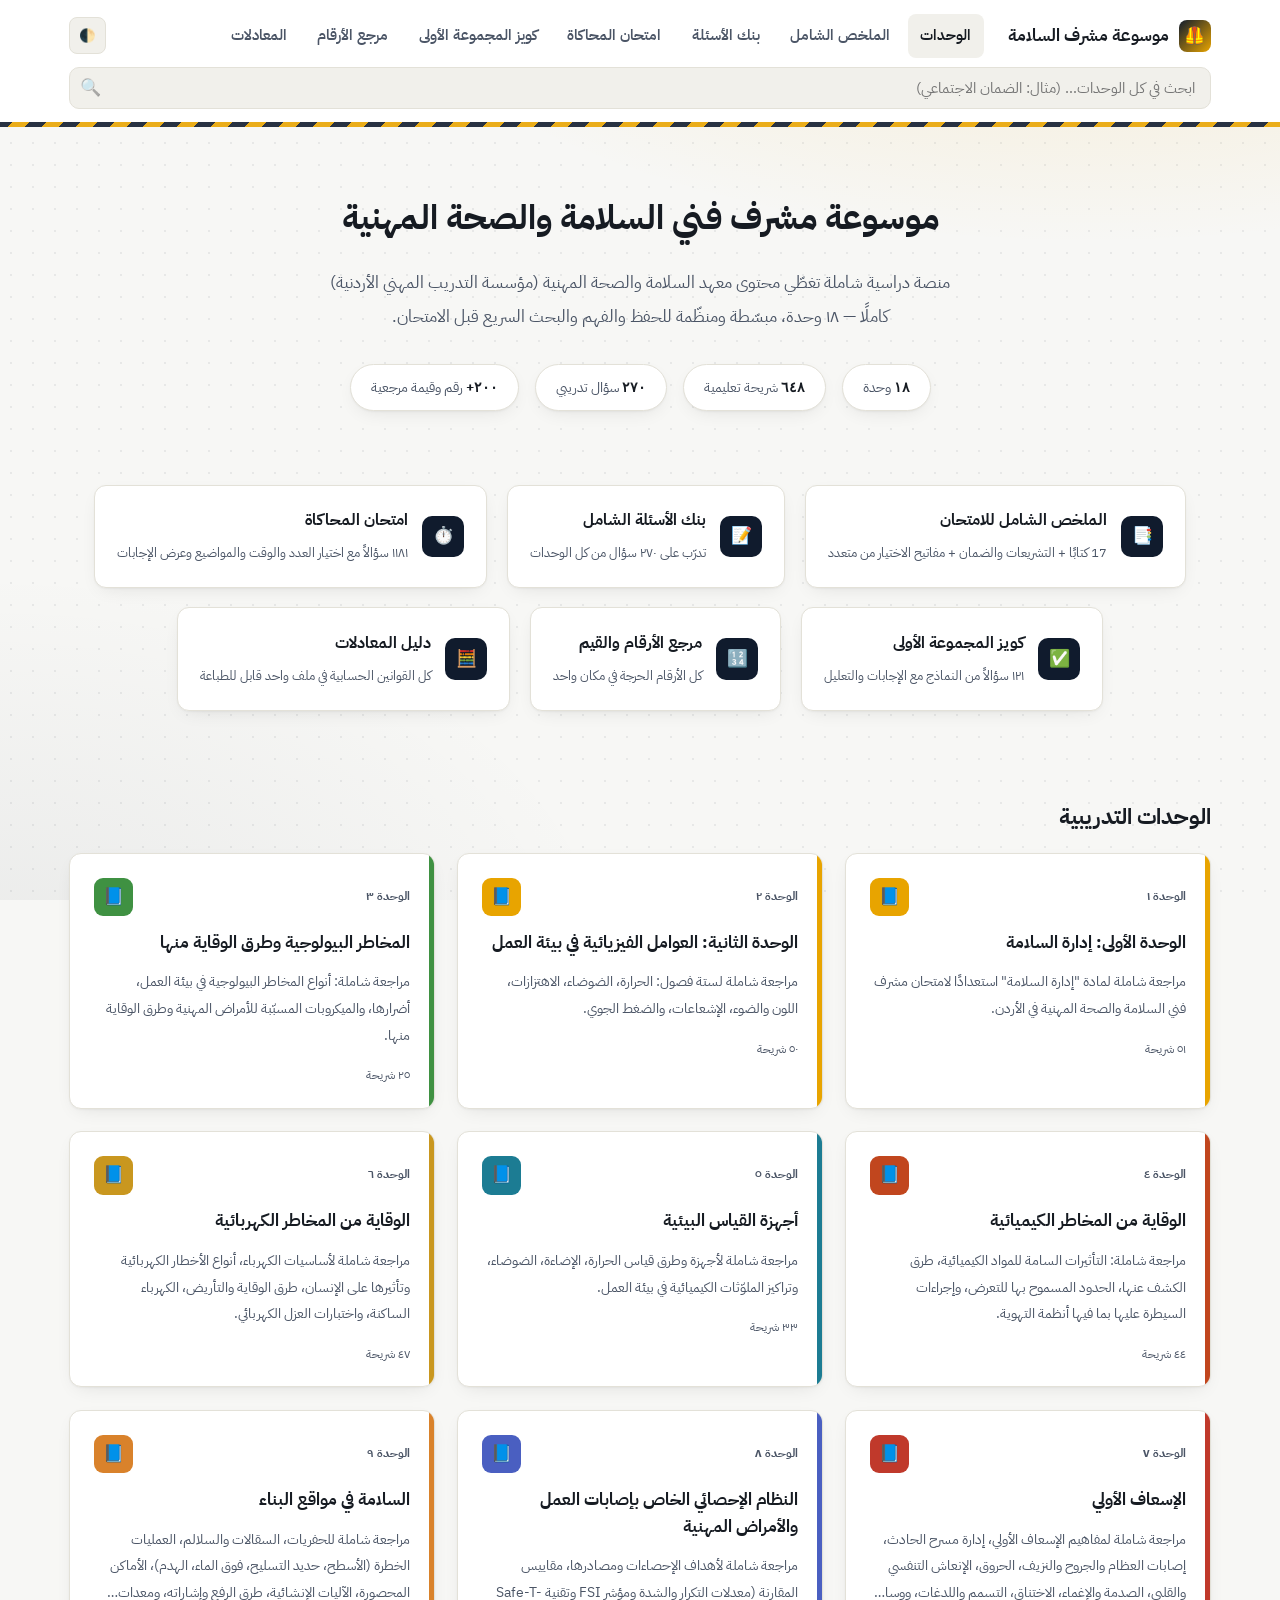
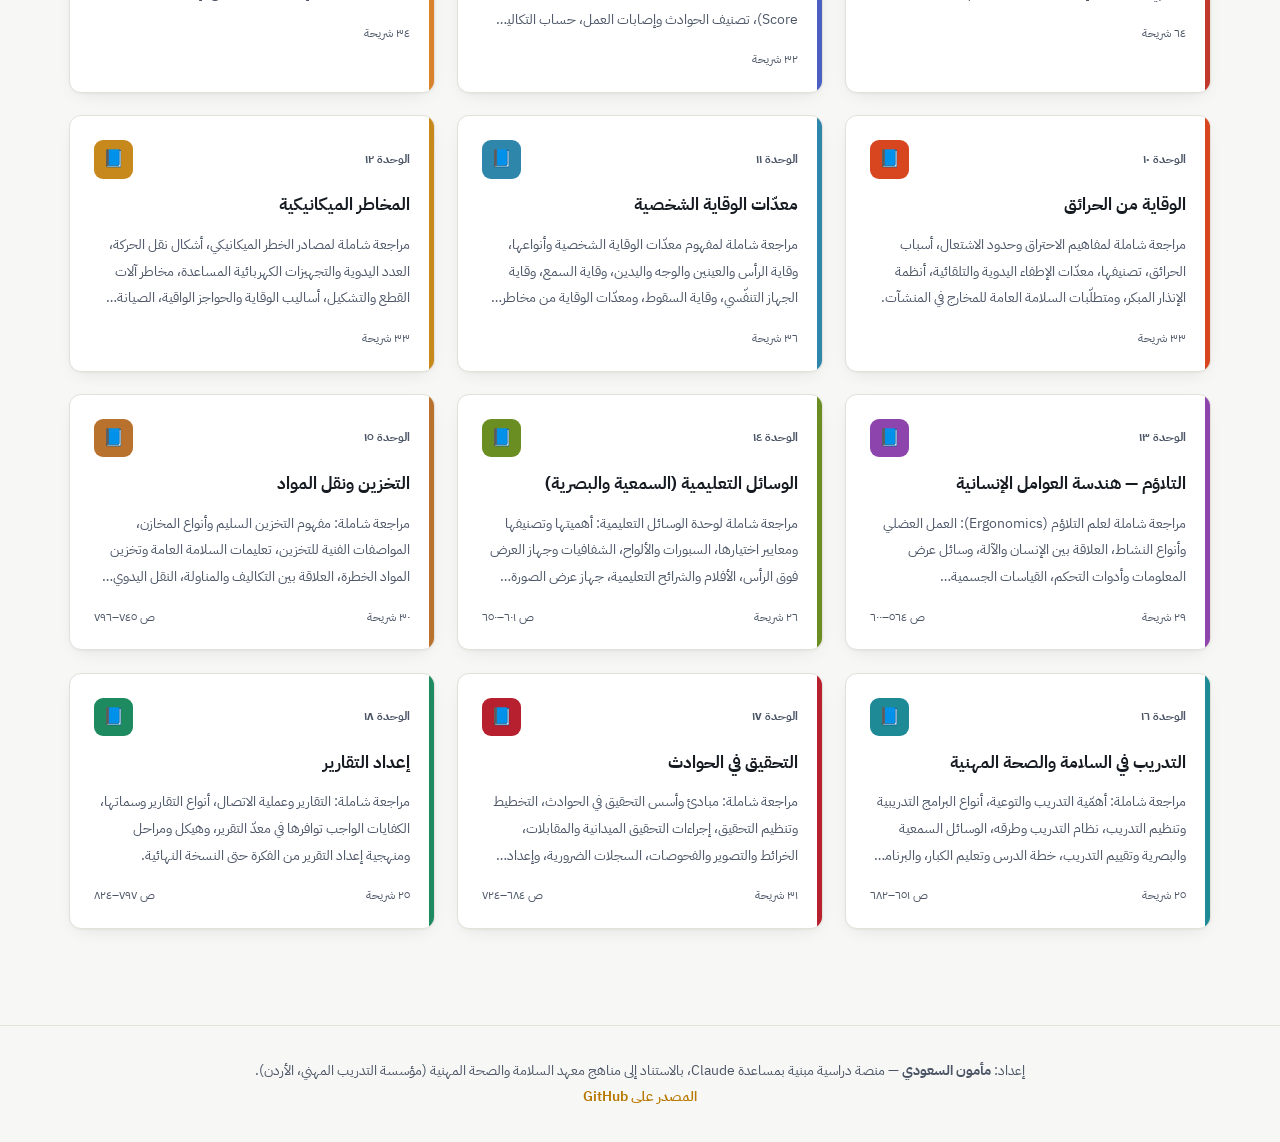
<file: index.html>
<!DOCTYPE html>
<html lang="ar" dir="rtl">
<head>
<meta charset="UTF-8">
<meta name="viewport" content="width=device-width, initial-scale=1">
<title>موسوعة مشرف السلامة — منصة دراسية شاملة</title>
<meta name="description" content="منصة دراسية شاملة لتحضير امتحان مشرف فني السلامة والصحة المهنية: 18 وحدة، بنك أسئلة، مرجع أرقام، وبحث فوري في كل المحتوى.">
<link rel="preconnect" href="https://fonts.googleapis.com">
<link rel="preconnect" href="https://fonts.gstatic.com" crossorigin>
<link href="https://fonts.googleapis.com/css2?family=IBM+Plex+Sans+Arabic:wght@400;500;600;700;800&family=IBM+Plex+Mono:wght@500&display=swap" rel="stylesheet">
<link rel="stylesheet" href="assets/style.css?v=3">
<link rel="icon" href="data:image/svg+xml,<svg xmlns=%22http://www.w3.org/2000/svg%22 viewBox=%220 0 100 100%22><text y=%22.9em%22 font-size=%2290%22>🦺</text></svg>">
</head>
<body>

<header class="site">
  <div class="header-row">
    <a class="brand" href="index.html"><span class="logo">🦺</span><span>موسوعة مشرف السلامة</span></a>
    <button class="hamburger" id="hamburger" aria-label="القائمة">☰</button>
    <nav class="top" id="topNav">
      <a href="index.html" class="active">الوحدات</a>
      <a href="summary.html">الملخص الشامل</a>
      <a href="quiz.html">بنك الأسئلة</a>
      <a href="exam.html">امتحان المحاكاة</a>
      <a href="group1-quiz.html">كويز المجموعة الأولى</a>
      <a href="numbers.html">مرجع الأرقام</a>
      <a href="equations.html">المعادلات</a>
    </nav>
    <div class="search-wrap">
      <input id="globalSearch" type="text" placeholder="ابحث في كل الوحدات… (مثال: الضمان الاجتماعي)" autocomplete="off">
      <span class="search-icon">🔍</span>
      <div class="search-results" id="searchResults"></div>
    </div>
    <button class="theme-btn" id="themeToggle" title="تبديل الوضع الليلي/النهاري">🌓</button>
  </div>
</header>

<main class="wrap">
  <section class="hero">
    <h1>موسوعة مشرف فني السلامة والصحة المهنية</h1>
    <p>منصة دراسية شاملة تغطّي محتوى معهد السلامة والصحة المهنية (مؤسسة التدريب المهني الأردنية) كاملًا — ١٨ وحدة، مبسّطة ومنظّمة للحفظ والفهم والبحث السريع قبل الامتحان.</p>
    <div class="stats-strip">
      <span class="stat-chip"><b id="statUnits">١٨</b> وحدة</span>
      <span class="stat-chip"><b id="statSlides">—</b> شريحة تعليمية</span>
      <span class="stat-chip"><b id="statQ">٢٧٠</b> سؤال تدريبي</span>
      <span class="stat-chip"><b id="statNum">٢٠٠+</b> رقم وقيمة مرجعية</span>
    </div>
  </section>

  <div class="tools-row">
    <a class="tool-card" href="summary.html">
      <span class="ic">📑</span>
      <span><span class="tt">الملخص الشامل للامتحان</span><br><span class="ds">17 كتابًا + التشريعات والضمان + مفاتيح الاختيار من متعدد</span></span>
    </a>
    <a class="tool-card" href="quiz.html">
      <span class="ic">📝</span>
      <span><span class="tt">بنك الأسئلة الشامل</span><br><span class="ds">تدرّب على ٢٧٠ سؤال من كل الوحدات</span></span>
    </a>
    <a class="tool-card" href="exam.html">
      <span class="ic">⏱️</span>
      <span><span class="tt">امتحان المحاكاة</span><br><span class="ds">١١٨١ سؤالاً مع اختيار العدد والوقت والمواضيع وعرض الإجابات</span></span>
    </a>
    <a class="tool-card" href="group1-quiz.html">
      <span class="ic">✅</span>
      <span><span class="tt">كويز المجموعة الأولى</span><br><span class="ds">١٢١ سؤالاً من النماذج مع الإجابات والتعليل</span></span>
    </a>
    <a class="tool-card" href="numbers.html">
      <span class="ic">🔢</span>
      <span><span class="tt">مرجع الأرقام والقيم</span><br><span class="ds">كل الأرقام الحرجة في مكان واحد</span></span>
    </a>
    <a class="tool-card" href="equations.html">
      <span class="ic">🧮</span>
      <span><span class="tt">دليل المعادلات</span><br><span class="ds">كل القوانين الحسابية في ملف واحد قابل للطباعة</span></span>
    </a>
  </div>

  <section class="section-h"><h2>الوحدات التدريبية</h2></section>
  <div class="grid" id="unitsGrid">
    <div class="loading">جاري التحميل…</div>
  </div>
</main>

<footer class="site">
  <div class="wrap">
    إعداد: <strong>مأمون السعودي</strong> — منصة دراسية مبنية بمساعدة Claude، بالاستناد إلى مناهج معهد السلامة والصحة المهنية (مؤسسة التدريب المهني، الأردن).<br>
    <a href="https://github.com/mam87/osh-supervisor-study" target="_blank" rel="noopener">المصدر على GitHub</a>
  </div>
</footer>

<script src="assets/app.js?v=2"></script>
<script>
(async function(){
  try{
    const catalog = await loadJSON("catalog.json");
    const grid = document.getElementById("unitsGrid");
    let totalSlides = 0;
    grid.innerHTML = catalog.map(u => {
      totalSlides += u.slideCount;
      const c = u.colors || {};
      return `<a class="ucard" href="unit.html?u=${u.n}" style="--uc-color:${c.amber || '#E8A400'}">
        <div style="display:flex; align-items:center; justify-content:space-between;">
          <span class="un">الوحدة ${toAr(u.n)}</span>
          <span class="uicon" style="--uc-color:${c.amber || '#E8A400'}">📘</span>
        </div>
        <div class="ut">${escapeHtml(u.title)}</div>
        <div class="ud">${escapeHtml(u.description || '')}</div>
        <div class="um"><span>${toAr(u.slideCount)} شريحة</span>${u.pages && u.pages !== '—' ? `<span>ص ${u.pages}</span>` : '<span></span>'}</div>
      </a>`;
    }).join("");
    document.getElementById("statSlides").textContent = toAr(totalSlides);
  }catch(e){
    document.getElementById("unitsGrid").innerHTML = '<div class="empty-state">تعذّر تحميل بيانات الوحدات.</div>';
    console.error(e);
  }
})();
function toAr(n){
  const d = ['٠','١','٢','٣','٤','٥','٦','٧','٨','٩'];
  return String(n).split('').map(c => /[0-9]/.test(c) ? d[+c] : c).join('');
}
</script>
</body>
</html>
</file>
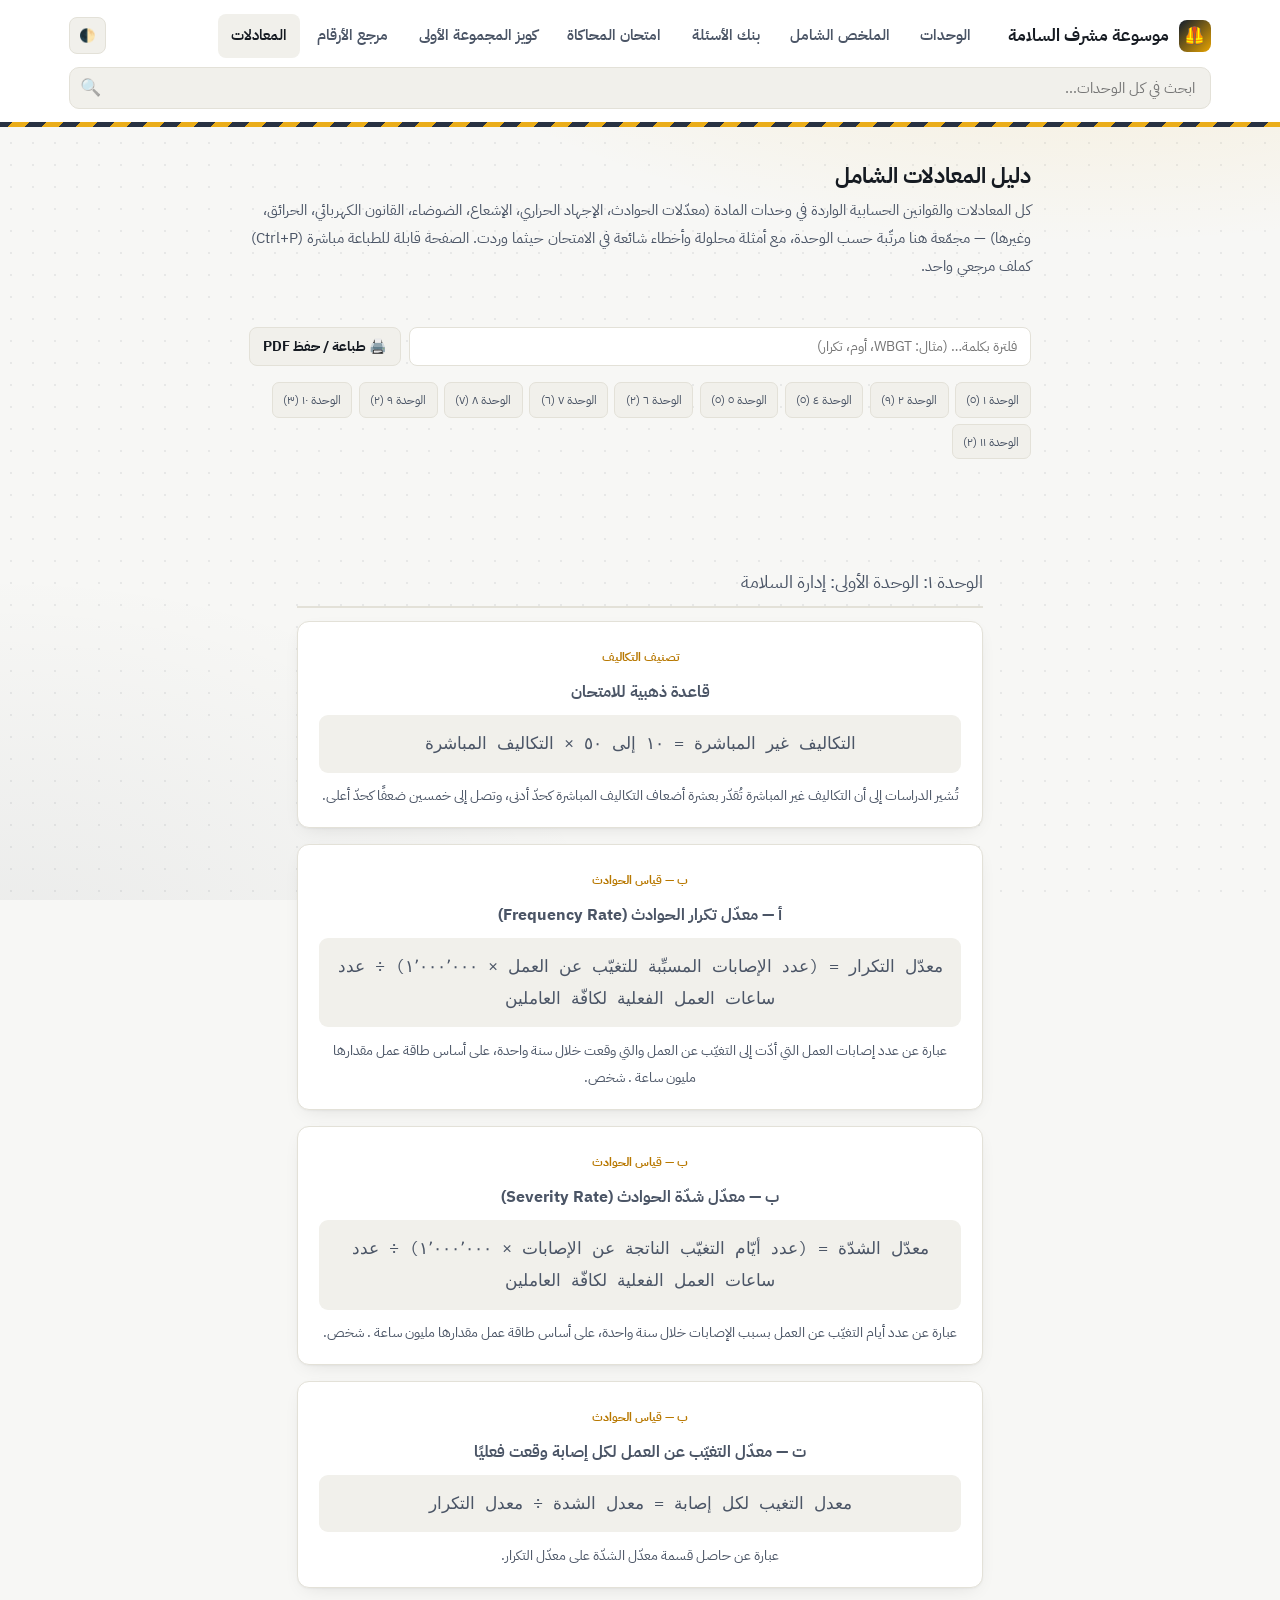
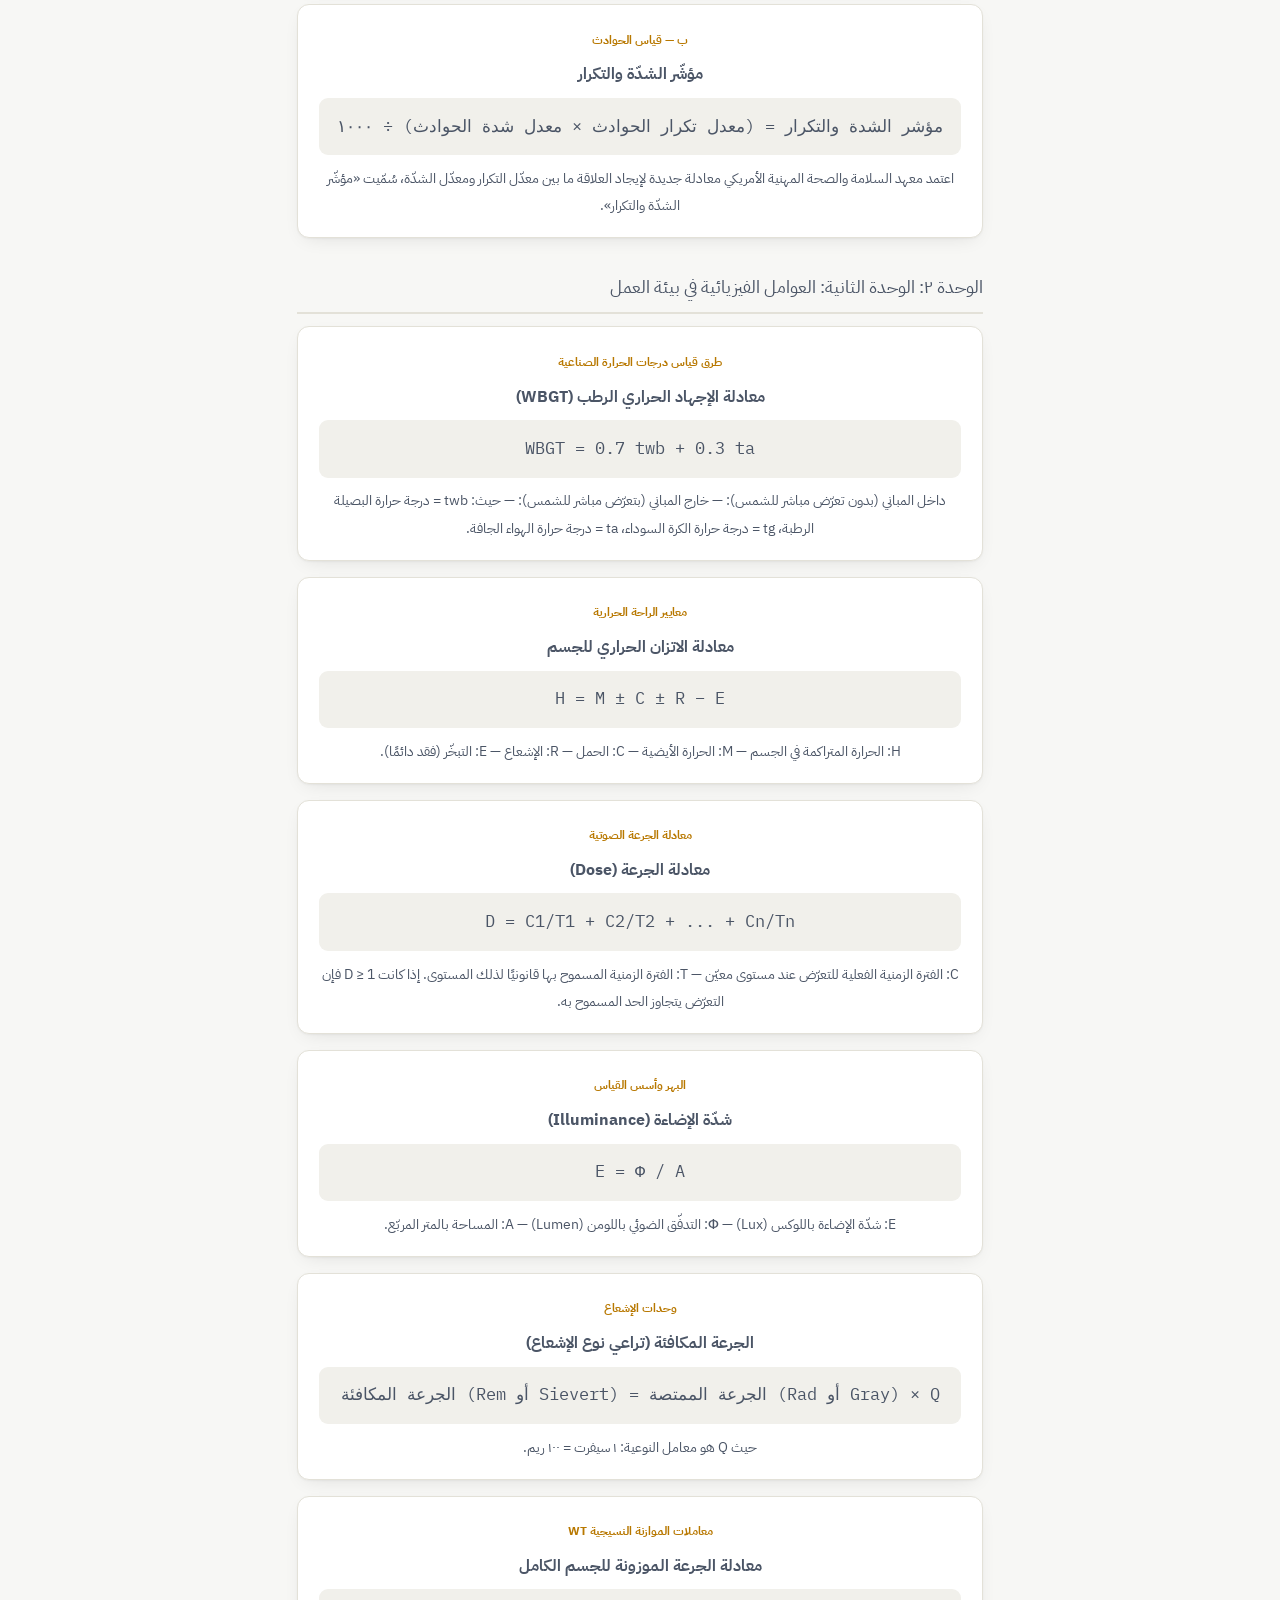
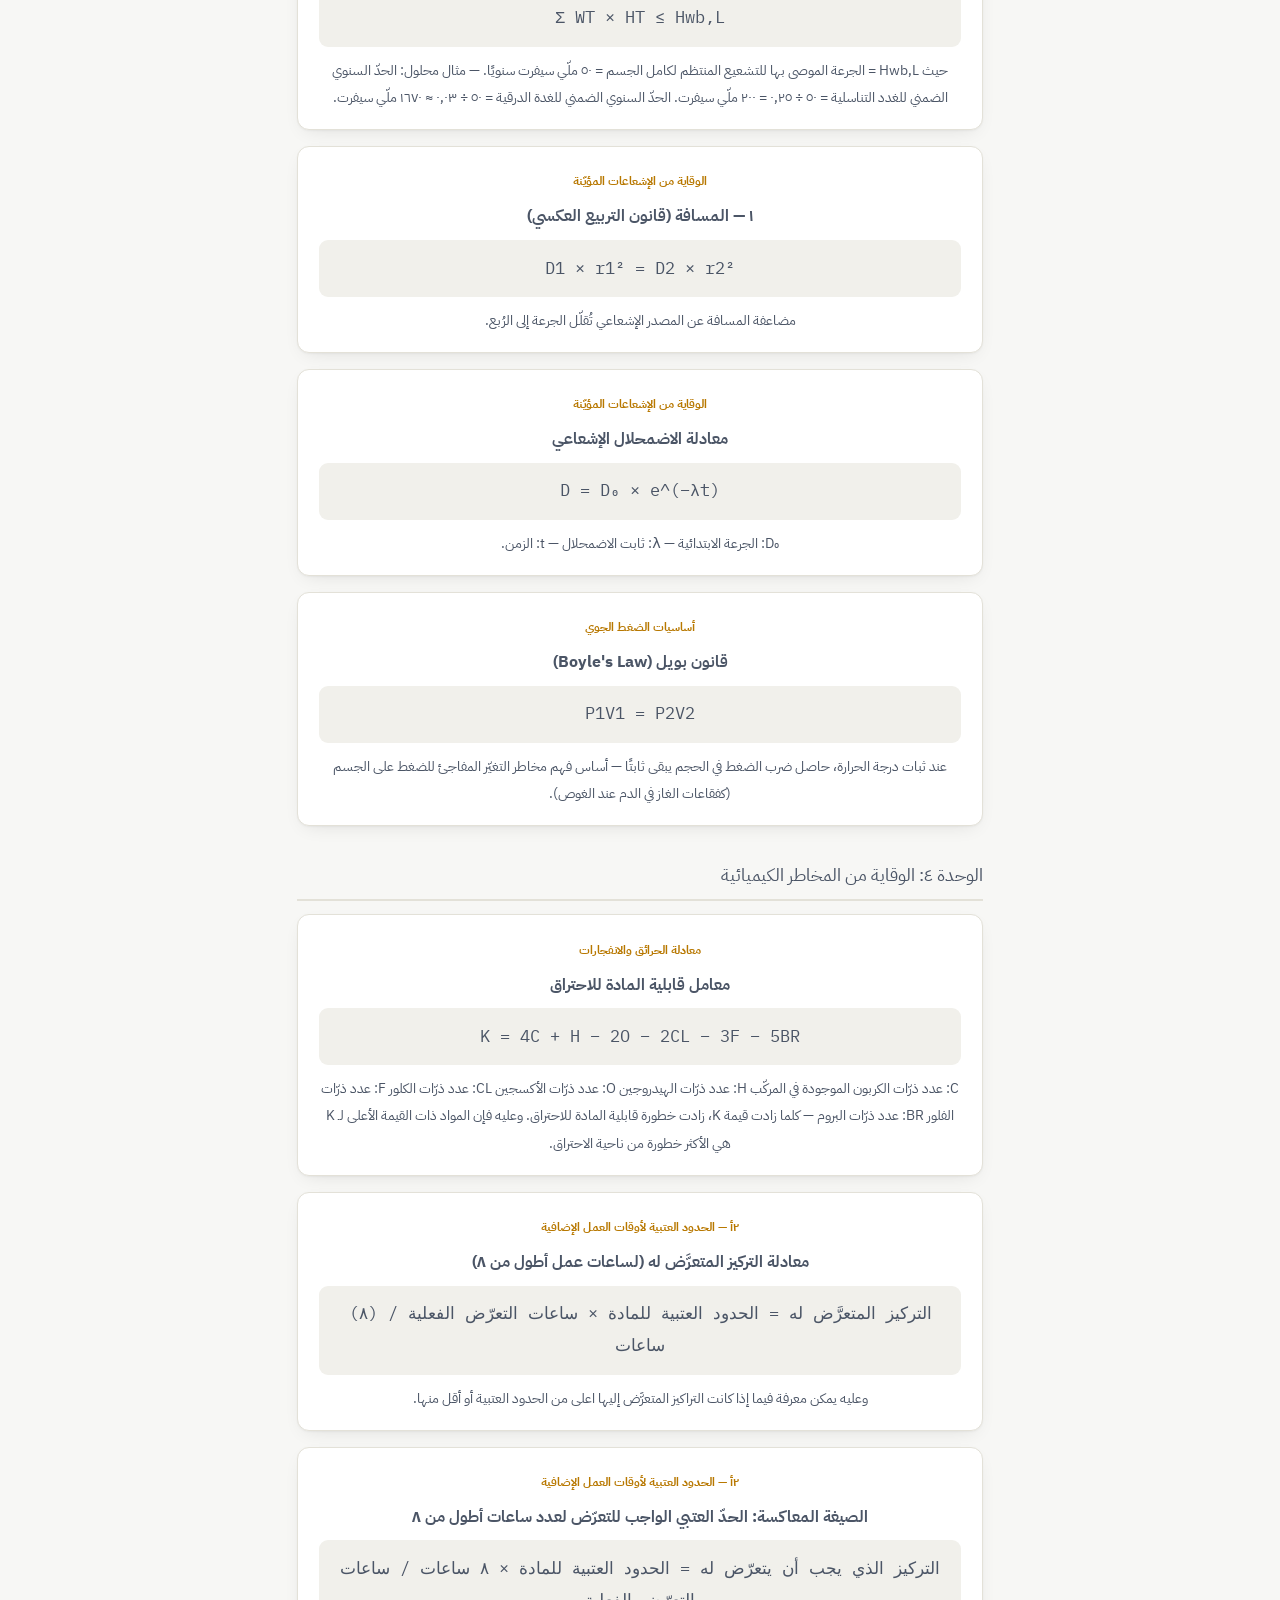
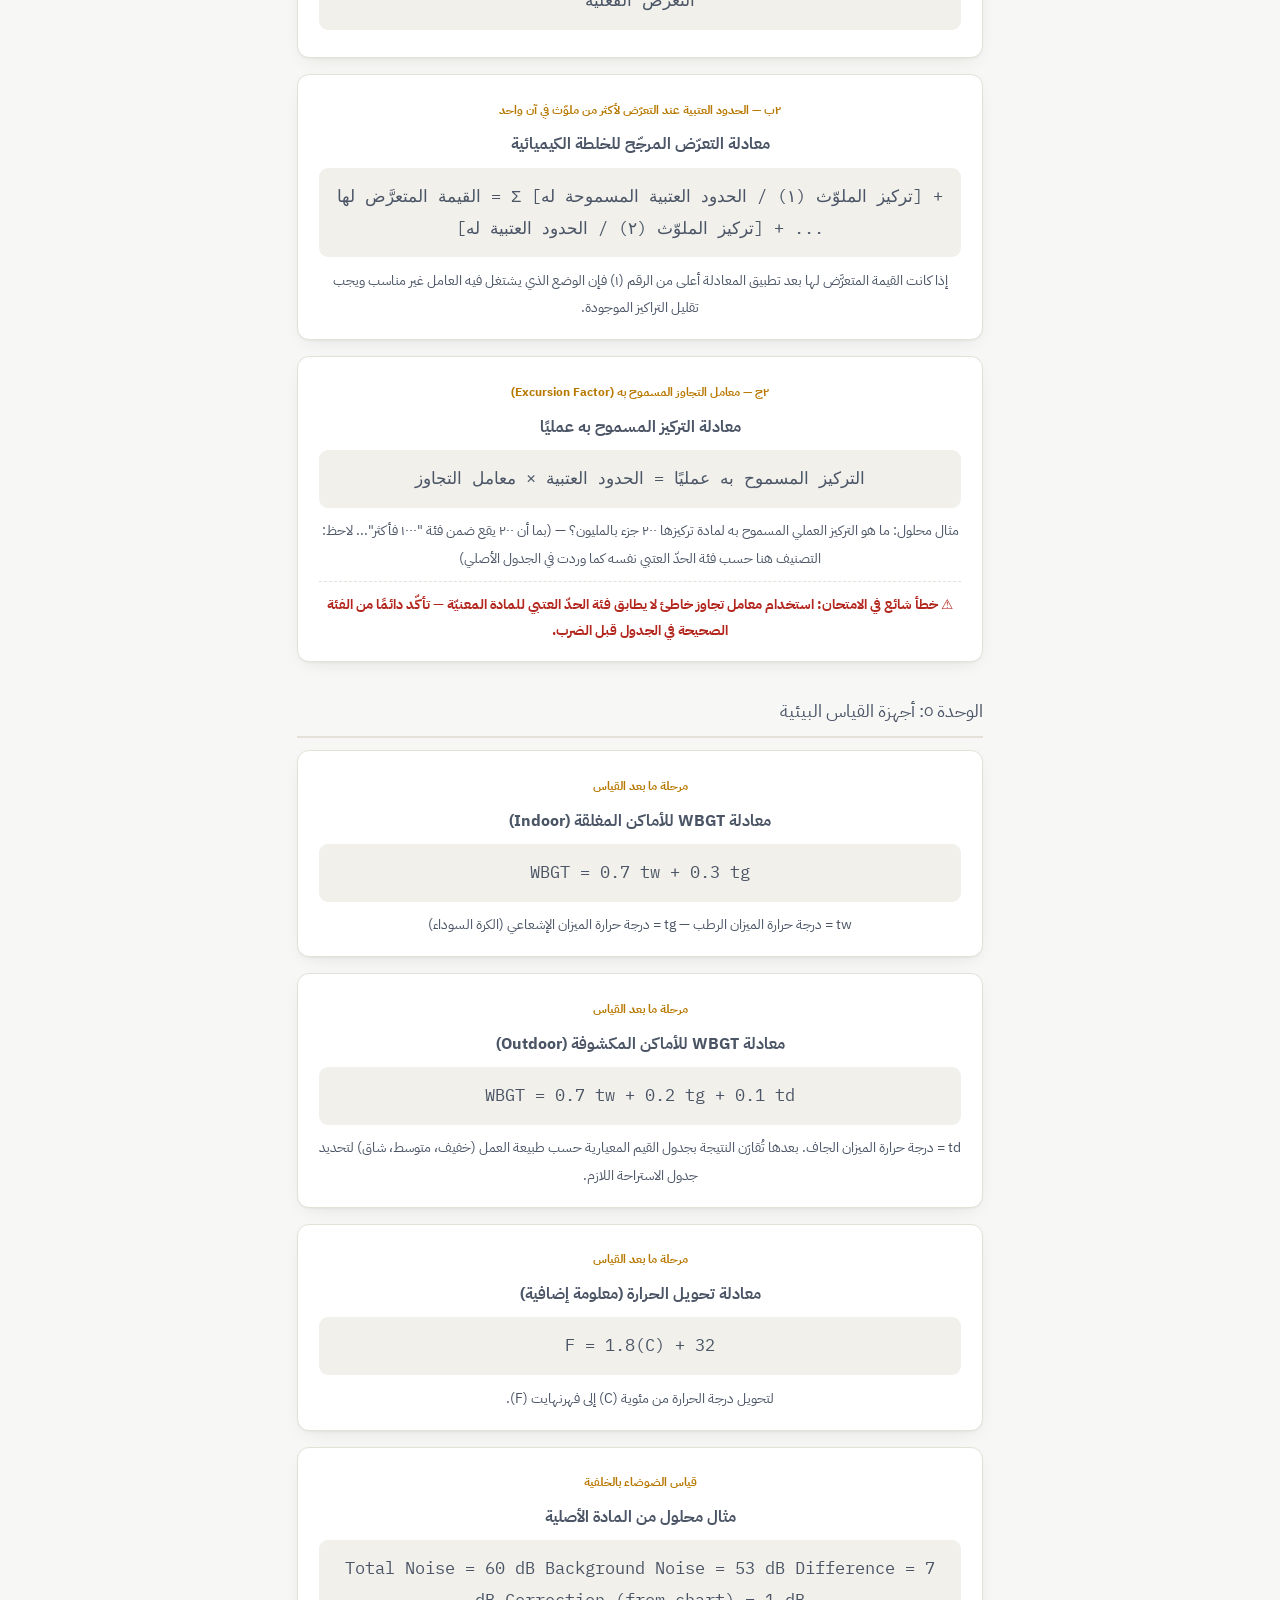
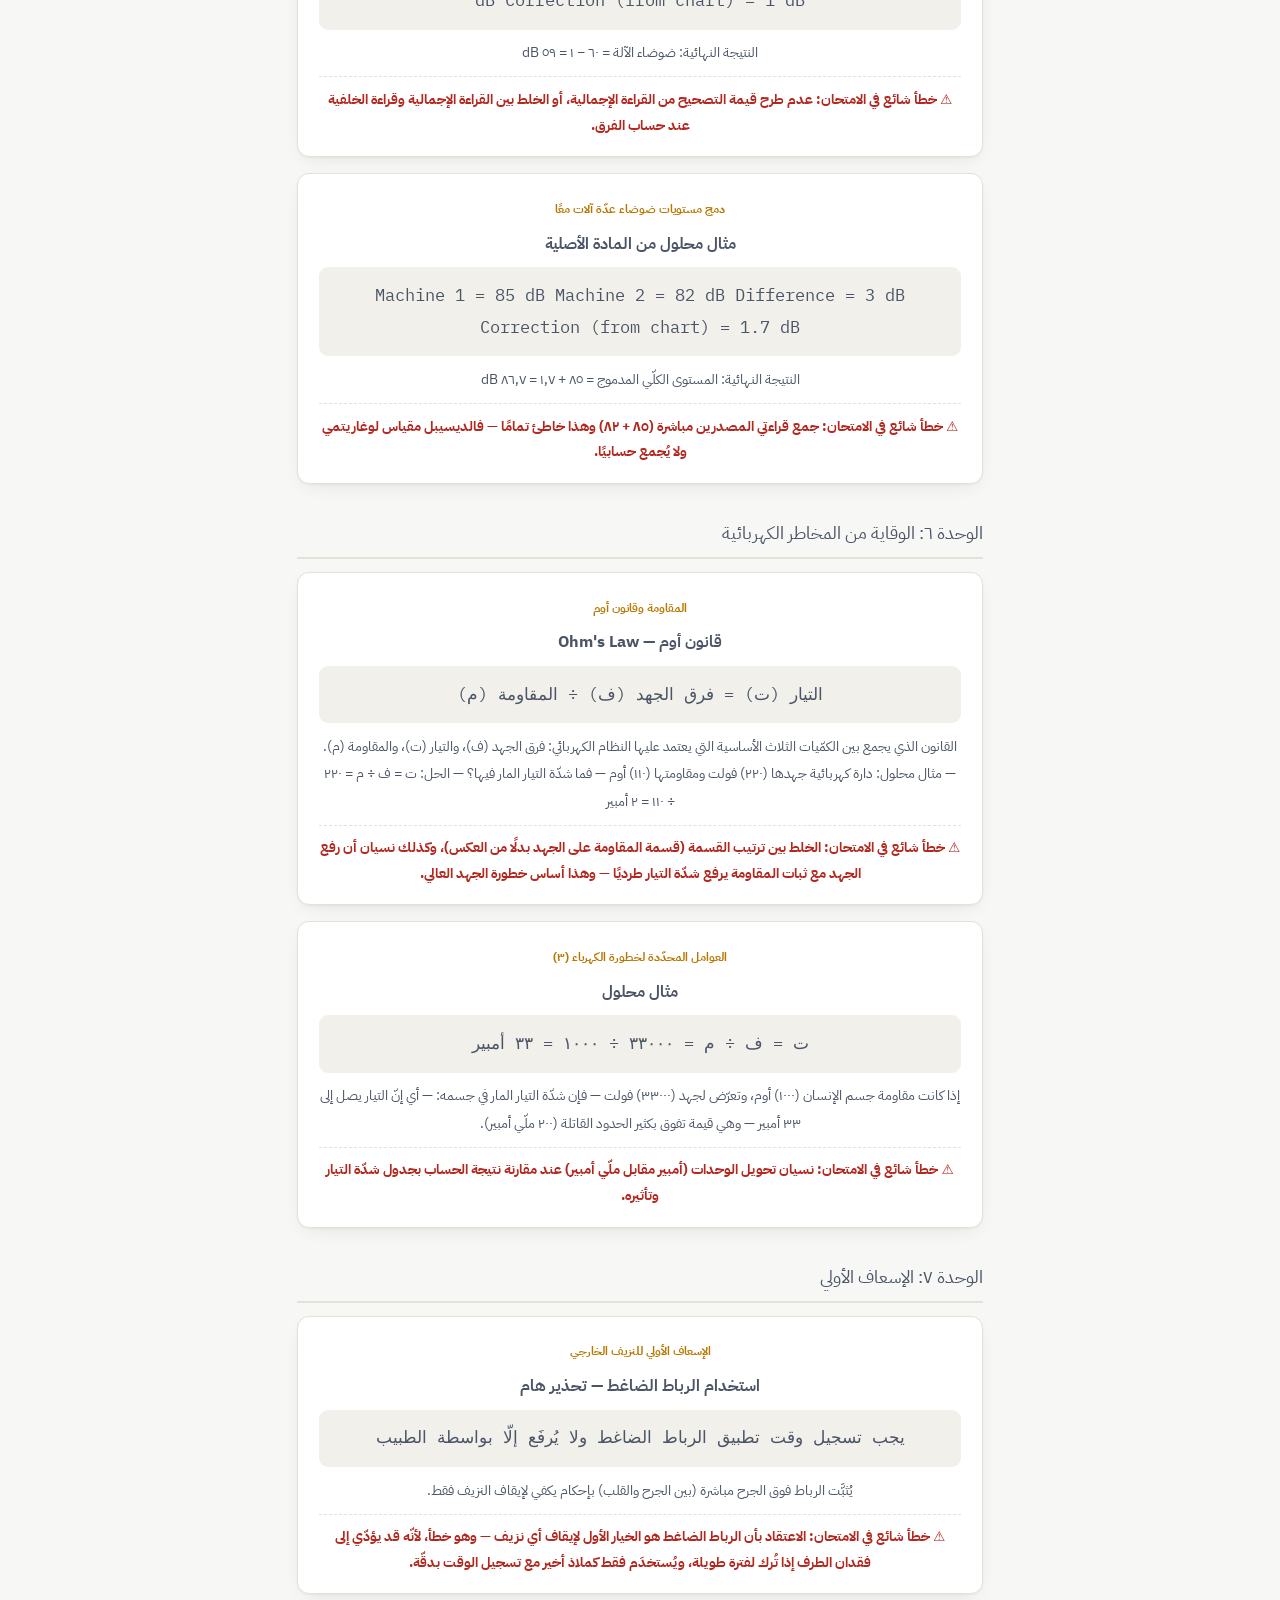
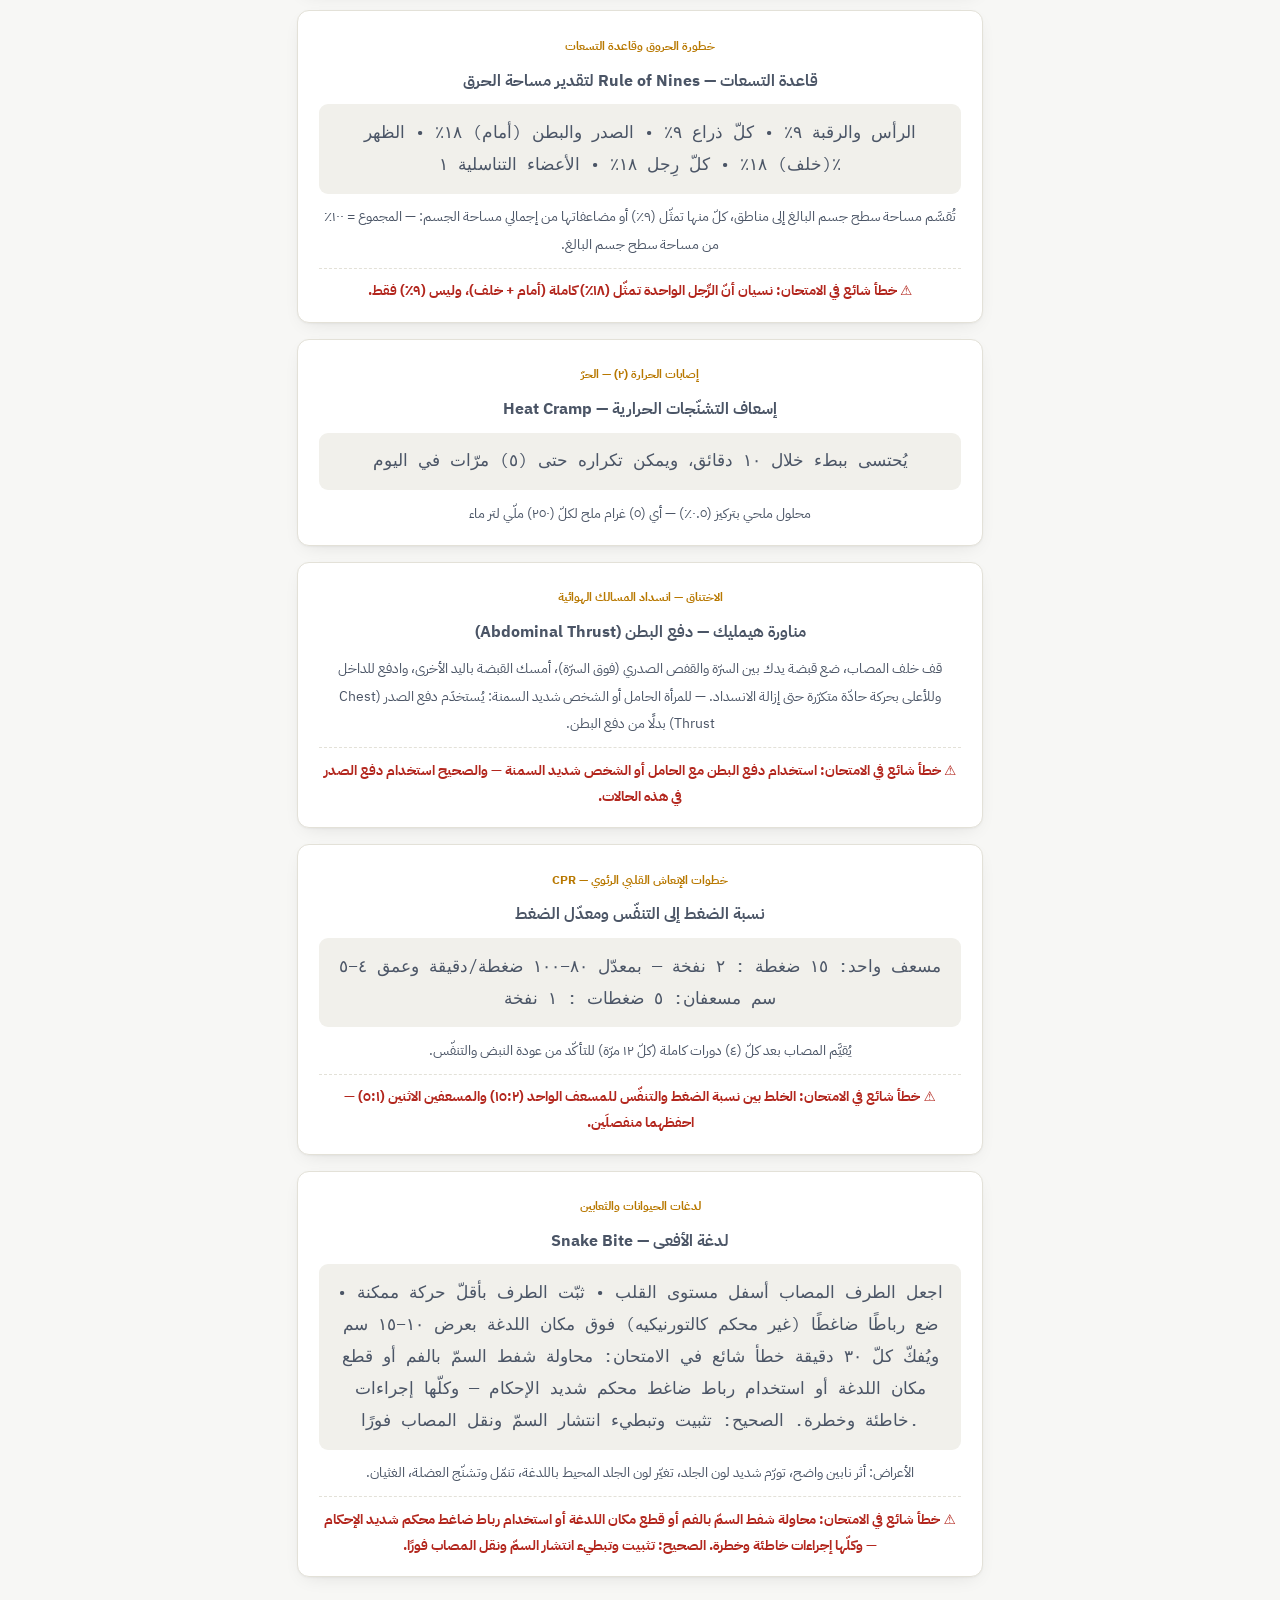
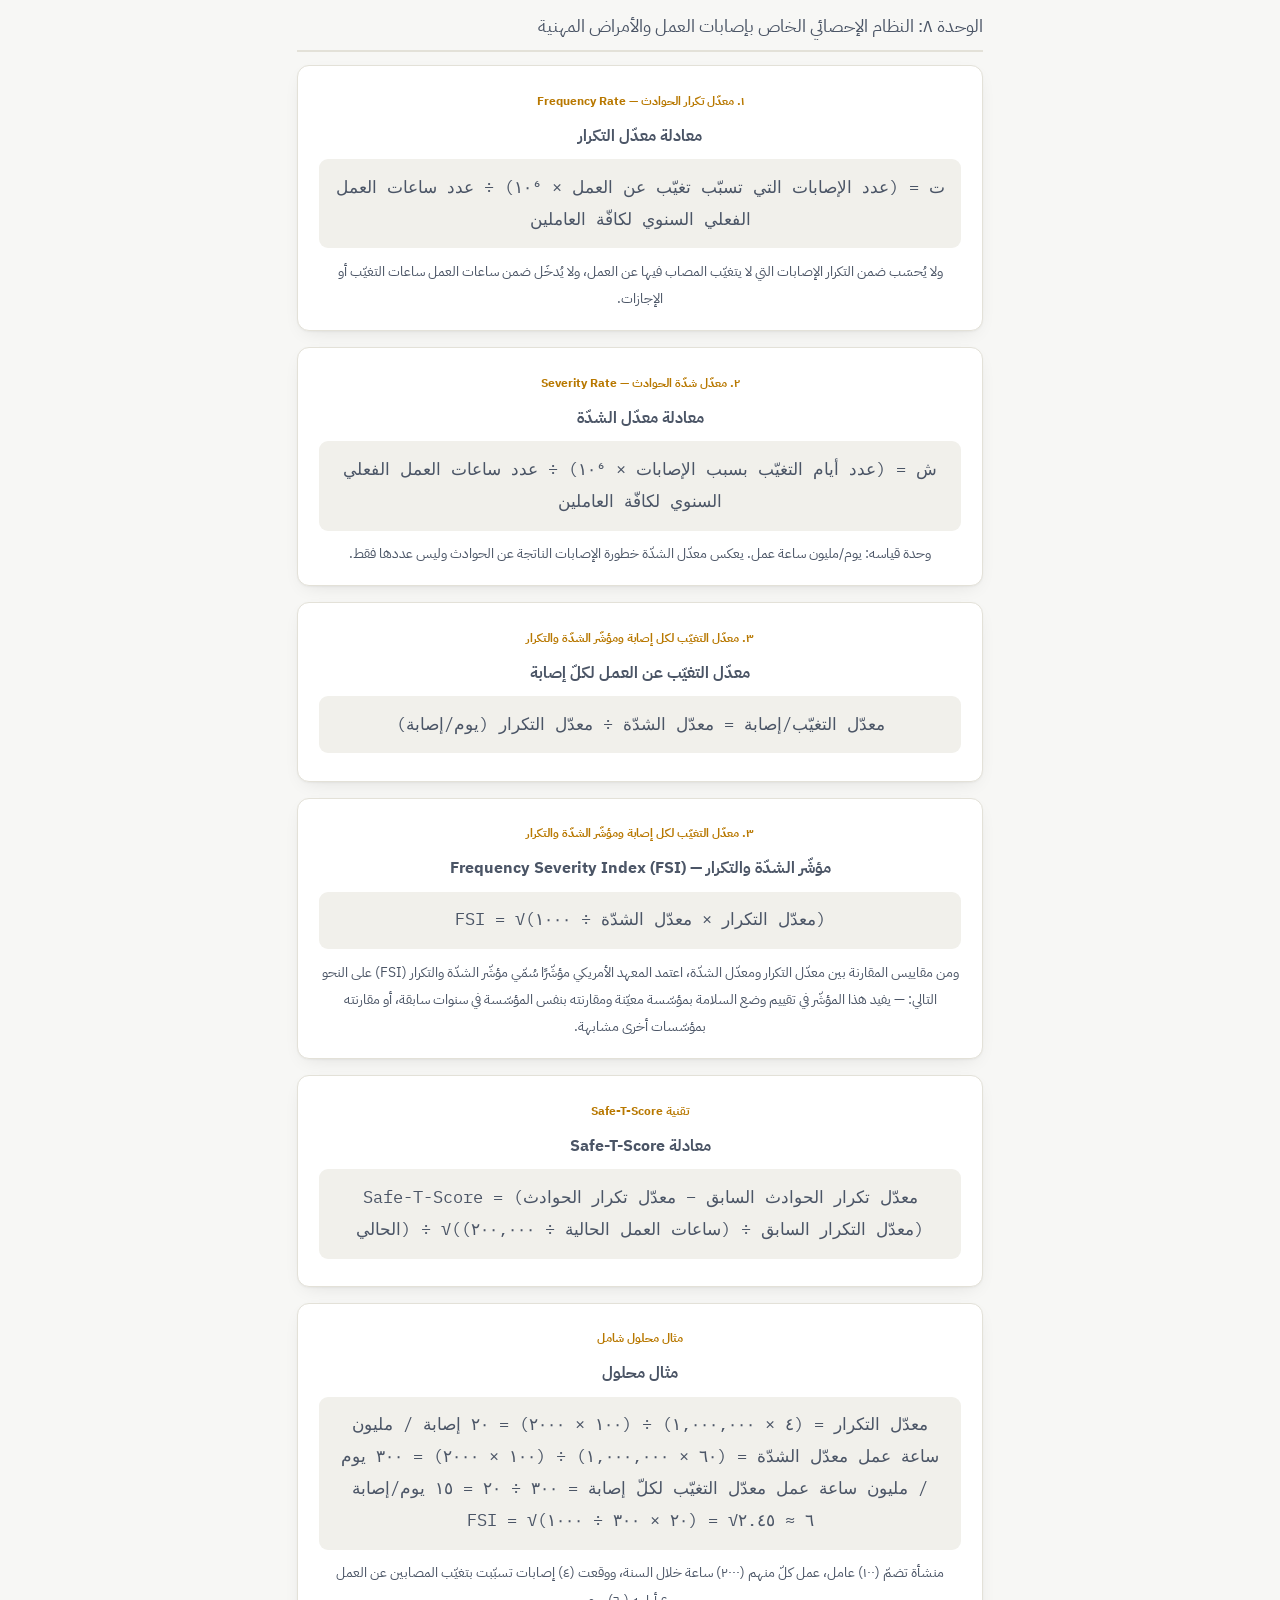
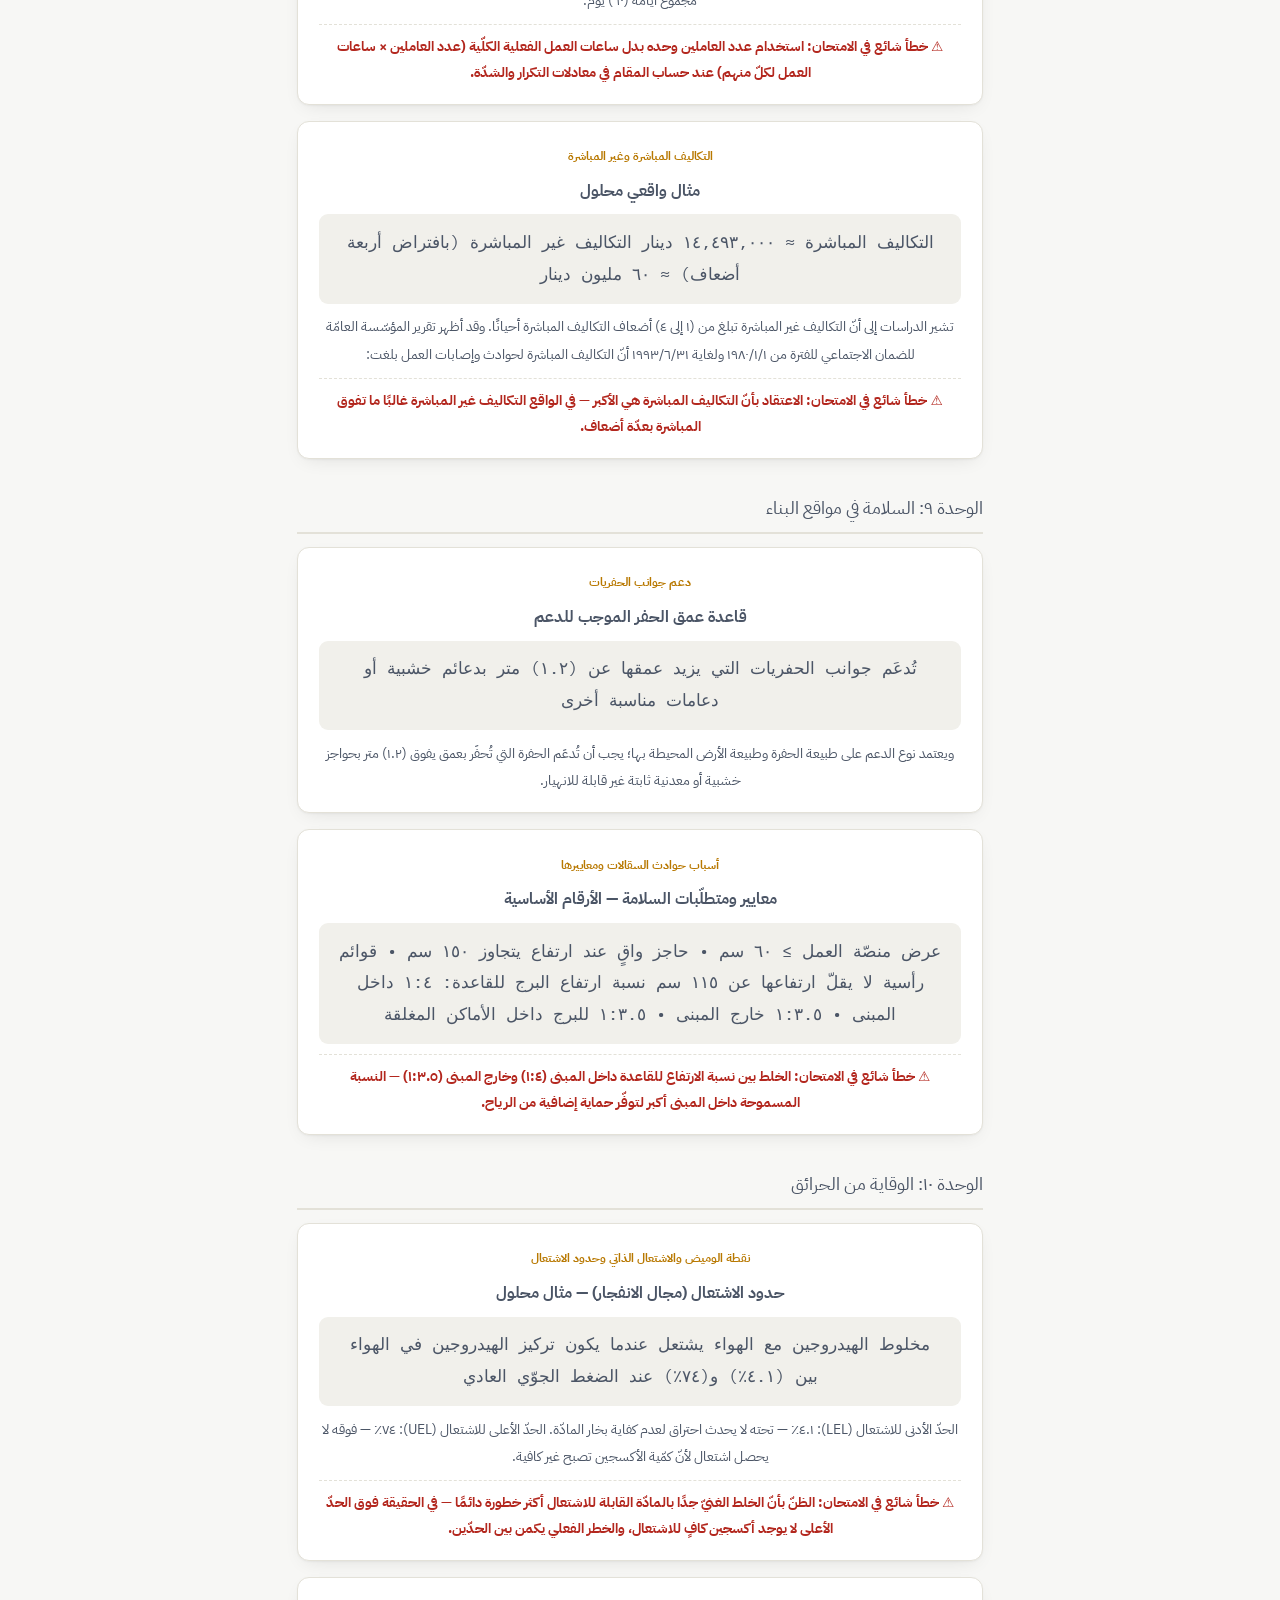
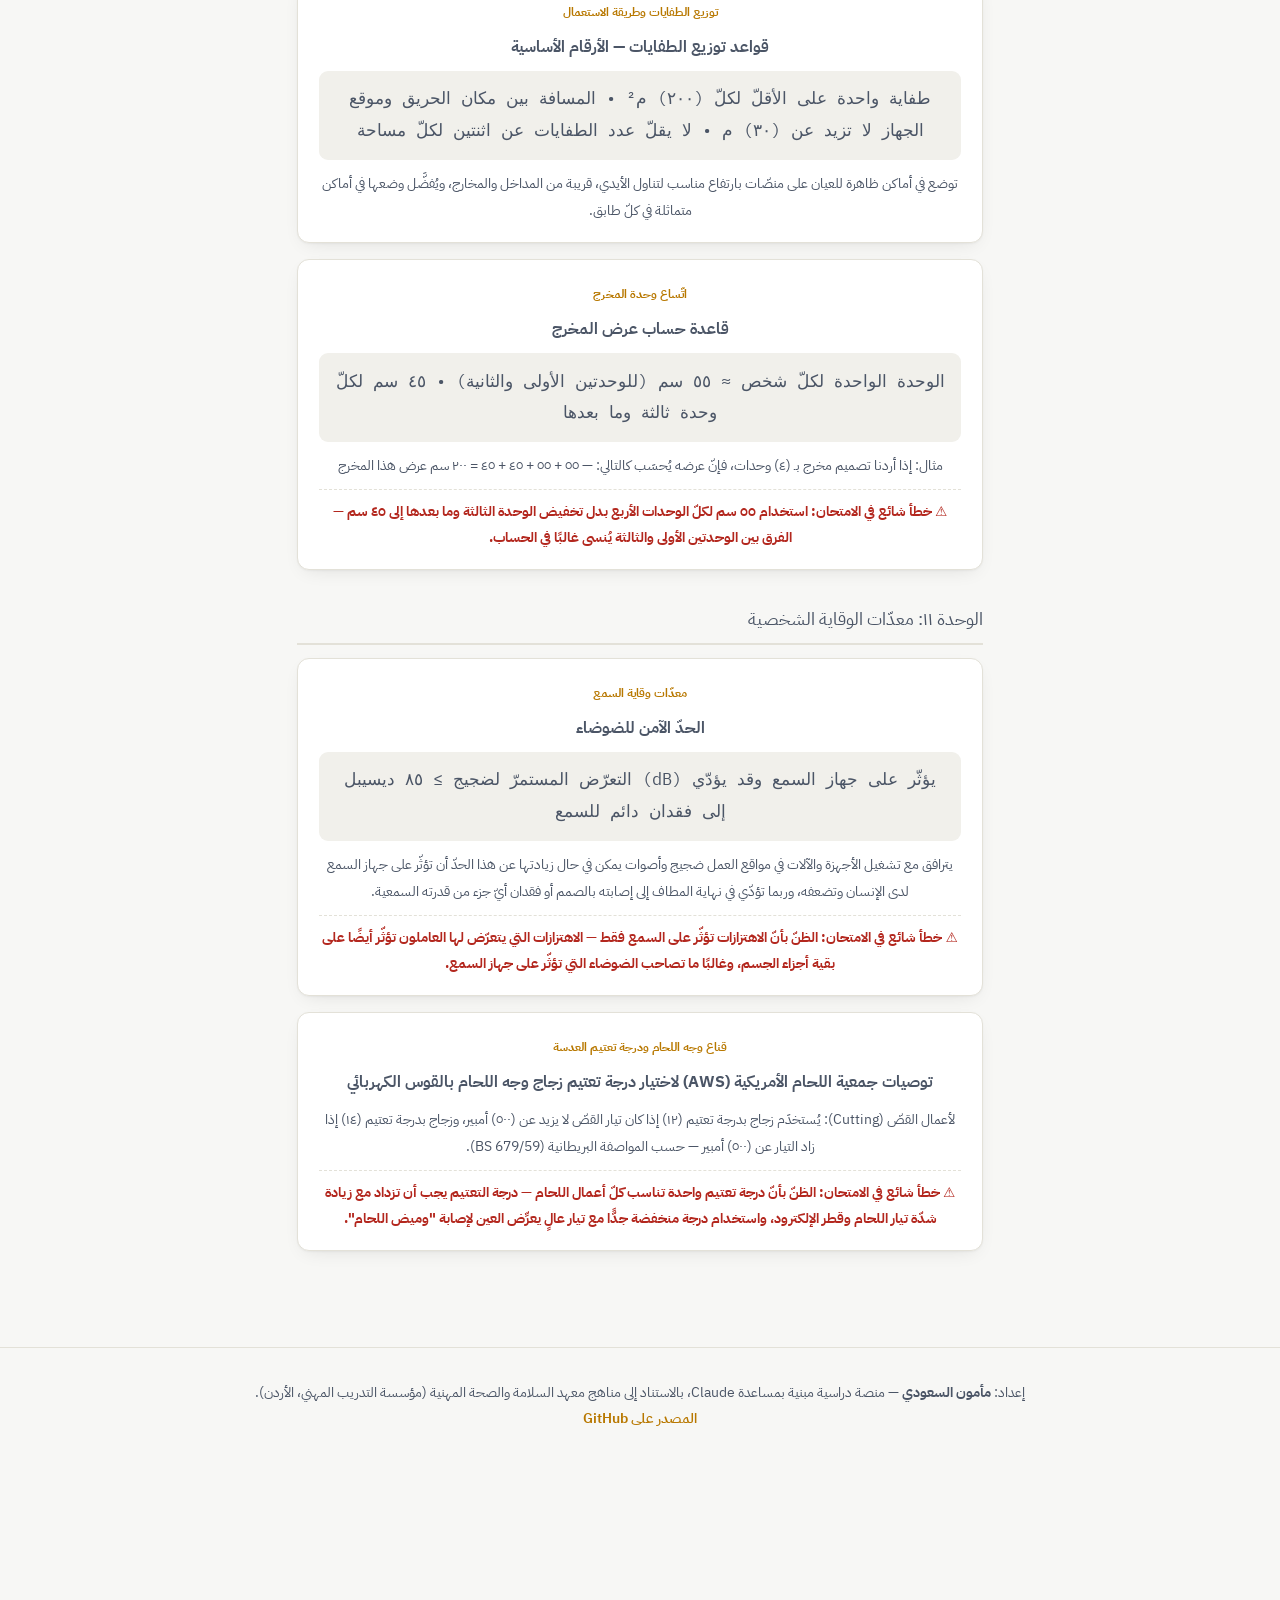
<file: equations.html>
<!DOCTYPE html>
<html lang="ar" dir="rtl">
<head>
<meta charset="UTF-8">
<meta name="viewport" content="width=device-width, initial-scale=1">
<title>دليل المعادلات — موسوعة مشرف السلامة</title>
<meta name="description" content="كل المعادلات والقوانين الحسابية الواردة في مادة مشرف السلامة والصحة المهنية، مجمّعة في صفحة واحدة قابلة للبحث والطباعة.">
<link rel="preconnect" href="https://fonts.googleapis.com">
<link rel="preconnect" href="https://fonts.gstatic.com" crossorigin>
<link href="https://fonts.googleapis.com/css2?family=IBM+Plex+Sans+Arabic:wght@400;500;600;700;800&family=IBM+Plex+Mono:wght@500&display=swap" rel="stylesheet">
<link rel="stylesheet" href="assets/style.css?v=3">
<style>
  .eq-card{background:var(--surface); border:1px solid var(--line); border-radius:var(--radius); padding:1.1rem 1.3rem; margin-bottom:1rem; box-shadow:var(--shadow);}
  .eq-unit-tag{display:inline-flex; align-items:center; gap:.4rem; font-size:.72rem; font-weight:700; color:var(--brand-2-deep); margin-bottom:.5rem;}
  .eq-name{font-weight:700; font-size:1rem; margin-bottom:.5rem;}
  .eq-formula{font-family:'IBM Plex Mono',monospace; font-size:1.05rem; text-align:center; padding:.8rem 1rem; background:var(--surface-2); border-radius:9px; margin-bottom:.6rem; direction:ltr; unicode-bidi:plate; overflow-x:auto;}
  .eq-formula:lang(ar){direction:rtl;}
  .eq-desc{font-size:.9rem; color:var(--ink-soft); margin-bottom:0;}
  .eq-note{margin-top:.6rem; padding-top:.6rem; border-top:1px dashed var(--line); font-size:.85rem; color:var(--bad);}
  .eq-note b{color:var(--bad);}
  .unit-heading{margin:2rem 0 .8rem; padding-bottom:.4rem; border-bottom:2px solid var(--line); font-size:1.15rem; display:flex; align-items:center; gap:.6rem;}
  .unit-heading .dot{width:10px; height:10px; border-radius:50%;}
  .jump-nav{display:flex; gap:.4rem; flex-wrap:wrap; margin:1rem 0 1.6rem;}
  .jump-nav a{font-size:.78rem; padding:.3rem .65rem; border-radius:7px; background:var(--surface-2); border:1px solid var(--line); text-decoration:none; color:var(--ink-soft); font-variant-numeric:tabular-nums;}
  .jump-nav a:hover{color:var(--ink); border-color:var(--brand-2);}
  @media print{ .jump-nav, .search-wrap{display:none !important;} }
</style>
</head>
<body>

<header class="site">
  <div class="header-row">
    <a class="brand" href="index.html"><span class="logo">🦺</span><span>موسوعة مشرف السلامة</span></a>
    <button class="hamburger" id="hamburger" aria-label="القائمة">☰</button>
    <nav class="top" id="topNav">
      <a href="index.html">الوحدات</a>
      <a href="summary.html">الملخص الشامل</a>
      <a href="quiz.html">بنك الأسئلة</a>
      <a href="exam.html">امتحان المحاكاة</a>
      <a href="group1-quiz.html">كويز المجموعة الأولى</a>
      <a href="numbers.html">مرجع الأرقام</a>
      <a href="equations.html" class="active">المعادلات</a>
    </nav>
    <div class="search-wrap">
      <input id="globalSearch" type="text" placeholder="ابحث في كل الوحدات…" autocomplete="off">
      <span class="search-icon">🔍</span>
      <div class="search-results" id="searchResults"></div>
    </div>
    <button class="theme-btn" id="themeToggle" title="تبديل الوضع الليلي/النهاري">🌓</button>
  </div>
</header>

<main class="wrap" style="max-width:820px;">
  <section class="section-h" style="padding-top:1.8rem;">
    <h2>دليل المعادلات الشامل</h2>
    <p style="color:var(--ink-soft); font-size:.92rem;">كل المعادلات والقوانين الحسابية الواردة في وحدات المادة (معدّلات الحوادث، الإجهاد الحراري، الإشعاع، الضوضاء، القانون الكهربائي، الحرائق، وغيرها) — مجمّعة هنا مرتّبة حسب الوحدة، مع أمثلة محلولة وأخطاء شائعة في الامتحان حيثما وردت. الصفحة قابلة للطباعة مباشرة (Ctrl+P) كملف مرجعي واحد.</p>
  </section>

  <div class="filters">
    <input type="text" id="eqSearch" placeholder="فلترة بكلمة… (مثال: WBGT، أوم، تكرار)" style="flex:1; min-width:220px;">
    <button class="btn secondary" id="btnPrint">🖨️ طباعة / حفظ PDF</button>
  </div>

  <div class="jump-nav" id="jumpNav"></div>

  <div id="eqRoot" class="loading">جاري التحميل…</div>
</main>

<footer class="site">
  <div class="wrap">
    إعداد: <strong>مأمون السعودي</strong> — منصة دراسية مبنية بمساعدة Claude، بالاستناد إلى مناهج معهد السلامة والصحة المهنية (مؤسسة التدريب المهني، الأردن).<br>
    <a href="https://github.com/mam87/osh-supervisor-study" target="_blank" rel="noopener">المصدر على GitHub</a>
  </div>
</footer>

<script src="assets/app.js?v=2"></script>
<script>
function toAr(n){ const d=['٠','١','٢','٣','٤','٥','٦','٧','٨','٩']; return String(n).split('').map(c=>/[0-9]/.test(c)?d[+c]:c).join(''); }
let ALL_EQ = [];

(async function(){
  ALL_EQ = await loadJSON('equations.json');
  render(ALL_EQ);
})();

function groupByUnit(list){
  const map = new Map();
  for(const e of list){
    if(!map.has(e.unit)) map.set(e.unit, []);
    map.get(e.unit).push(e);
  }
  return [...map.entries()].sort((a,b) => a[0]-b[0]);
}

function render(list){
  const root = document.getElementById('eqRoot');
  const jump = document.getElementById('jumpNav');
  if(list.length === 0){
    root.innerHTML = '<div class="empty-state">لا توجد نتائج مطابقة.</div>';
    jump.innerHTML = '';
    return;
  }
  const groups = groupByUnit(list);
  jump.innerHTML = groups.map(([u, items]) => `<a href="#u${u}">الوحدة ${toAr(u)} (${toAr(items.length)})</a>`).join('');
  root.innerHTML = groups.map(([u, items]) => `
    <div id="u${u}">
      <div class="unit-heading"><a href="unit.html?u=${u}" style="text-decoration:none; color:inherit;">الوحدة ${toAr(u)}: ${escapeHtml(items[0].unitTitle)}</a></div>
      ${items.map(e => `
        <div class="eq-card">
          <div class="eq-unit-tag">${escapeHtml(e.section || e.topic || '')}</div>
          <div class="eq-name">${escapeHtml(e.name || e.topic)}</div>
          ${e.equation ? `<div class="eq-formula" lang="en">${escapeHtml(e.equation)}</div>` : ''}
          ${e.desc ? `<p class="eq-desc">${escapeHtml(e.desc)}</p>` : ''}
          ${e.note ? `<div class="eq-note"><b>⚠ ${escapeHtml(e.note)}</b></div>` : ''}
        </div>`).join('')}
    </div>`).join('');
}

document.getElementById('eqSearch').addEventListener('input', (ev) => {
  const q = normalizeAr(ev.target.value);
  if(!q){ render(ALL_EQ); return; }
  const filtered = ALL_EQ.filter(e => normalizeAr([e.name, e.equation, e.desc, e.section, e.topic, e.unitTitle].join(' ')).includes(q));
  render(filtered);
});
document.getElementById('btnPrint').addEventListener('click', () => window.print());
</script>
</body>
</html>
</file>
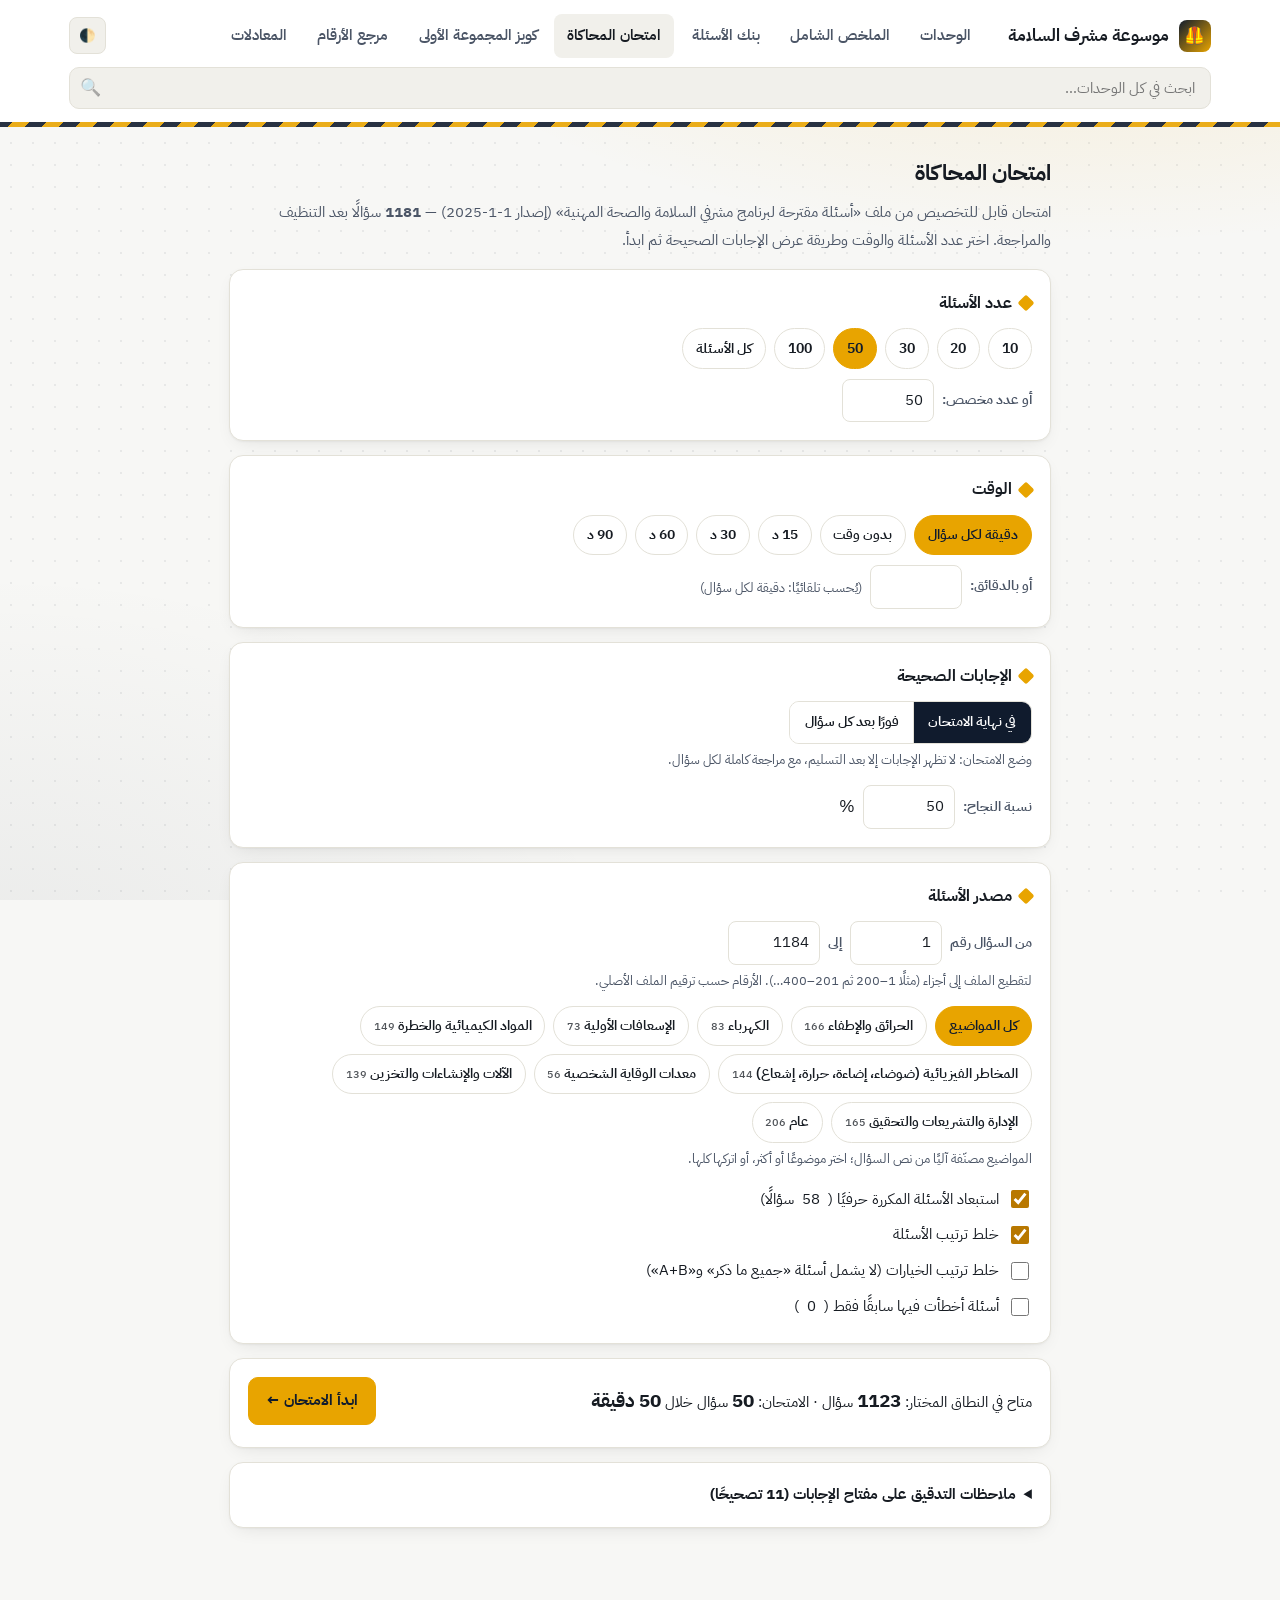
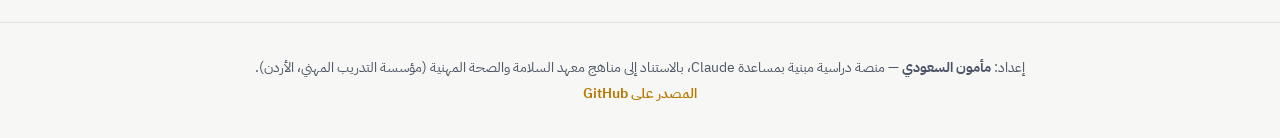
<file: exam.html>
<!DOCTYPE html>
<html lang="ar" dir="rtl">
<head>
<meta charset="UTF-8">
<meta name="viewport" content="width=device-width, initial-scale=1">
<title>امتحان المحاكاة — موسوعة مشرف السلامة</title>
<meta name="description" content="امتحان محاكاة قابل للتخصيص من بنك أسئلة مشرفي السلامة والصحة المهنية (1-1-2025): عدد الأسئلة، الوقت، المواضيع، وعرض الإجابات الصحيحة.">
<link rel="icon" href="data:image/svg+xml,<svg xmlns=%22http://www.w3.org/2000/svg%22 viewBox=%220 0 100 100%22><text y=%22.9em%22 font-size=%2290%22>🦺</text></svg>">
<link rel="preconnect" href="https://fonts.googleapis.com">
<link rel="preconnect" href="https://fonts.gstatic.com" crossorigin>
<link href="https://fonts.googleapis.com/css2?family=IBM+Plex+Sans+Arabic:wght@400;500;600;700;800&family=IBM+Plex+Mono:wght@500&display=swap" rel="stylesheet">
<link rel="stylesheet" href="assets/style.css?v=3">
<style>
:root{--accent:var(--brand-2); --accent-ink:#101B2D; --accent-soft:#FBEFD2; --ok:var(--good); --ok-soft:#DDF1E5; --bad-soft:#F8E0DD; --warn:#8A5A00; --warn-soft:#FFF1C9;}
:root[data-theme="dark"]{--accent-soft:#3A2E12; --ok:#5CCB8D; --ok-soft:#173327; --bad:#F07A70; --bad-soft:#3B1F1D; --warn:#F2C45A; --warn-soft:#352A10;}
@media (prefers-color-scheme: dark){:root:not([data-theme="light"]){--accent-soft:#3A2E12; --ok:#5CCB8D; --ok-soft:#173327; --bad:#F07A70; --bad-soft:#3B1F1D; --warn:#F2C45A; --warn-soft:#352A10;}}

main.exam{max-width:860px; padding-bottom:3rem;}
.panel{background:var(--surface); border:1px solid var(--line); border-radius:14px; padding:18px; box-shadow:var(--shadow); margin-bottom:14px;}
.panel h3{margin:0 0 10px; font-size:1rem; display:flex; align-items:center; gap:8px;}
.panel h3::before{content:""; width:12px; height:12px; background:var(--accent); transform:rotate(45deg); border-radius:2px; flex:none;}
.hint{font-size:.82rem; color:var(--ink-soft); margin:4px 0 0;}
.row{display:flex; flex-wrap:wrap; gap:8px; align-items:center;}
.chip{font:inherit; font-size:.86rem; padding:.38rem .8rem; border-radius:999px; border:1.5px solid var(--line); background:var(--surface); color:var(--ink); cursor:pointer; font-weight:600;}
.chip:hover{border-color:var(--accent);}
.chip.on{background:var(--accent); color:var(--accent-ink); border-color:var(--accent);}
.chip small{font-weight:500; opacity:.75; font-variant-numeric:tabular-nums;}
input[type=number]{font:inherit; font-size:.95rem; width:92px; padding:.4rem .6rem; border-radius:8px; border:1.5px solid var(--line); background:var(--surface); color:var(--ink); font-variant-numeric:tabular-nums;}
input[type=number]:focus, .chip:focus-visible, .btn:focus-visible, .opt:focus-visible, .nav-q:focus-visible{outline:3px solid var(--accent); outline-offset:2px;}
.lbl{font-size:.88rem; color:var(--ink-soft); font-weight:600;}
.toggle{display:flex; align-items:center; gap:8px; font-size:.92rem; cursor:pointer; padding:4px 0;}
.toggle input{width:18px; height:18px; accent-color:var(--brand-2-deep);}
.seg{display:inline-flex; border:1.5px solid var(--line); border-radius:10px; overflow:hidden;}
.seg button{font:inherit; font-size:.88rem; font-weight:600; padding:.45rem .9rem; border:0; background:var(--surface); color:var(--ink); cursor:pointer;}
.seg button + button{border-inline-start:1.5px solid var(--line);}
.seg button.on{background:var(--brand); color:#fff;}
:root[data-theme="dark"] .seg button.on{background:var(--accent); color:var(--accent-ink);}
@media (prefers-color-scheme: dark){:root:not([data-theme="light"]) .seg button.on{background:var(--accent); color:var(--accent-ink);}}
.summary-line{display:flex; flex-wrap:wrap; gap:14px; align-items:center; justify-content:space-between;}
.pool{font-size:.92rem;} .pool b{font-size:1.2rem; font-variant-numeric:tabular-nums;}
.btn{font:inherit; font-size:.92rem; padding:.55rem 1.05rem; border-radius:10px; border:1.5px solid var(--line); background:var(--surface); color:var(--ink); cursor:pointer; font-weight:700;}
.btn:hover{border-color:var(--accent);}
.btn.primary{background:var(--accent); border-color:var(--accent); color:var(--accent-ink);}
.btn.primary:hover{background:var(--brand-2-deep); border-color:var(--brand-2-deep); color:#fff;}
.btn.ghost{background:transparent;}
.btn[disabled]{opacity:.5; cursor:not-allowed;}
details.fixes summary{cursor:pointer; font-weight:700; font-size:.92rem;}
details.fixes li{font-size:.86rem; margin:6px 0;}

/* exam */
.topbar{position:sticky; top:0; z-index:20; background:var(--bg); padding:10px 0; border-bottom:1px solid var(--line); display:flex; gap:12px; align-items:center; flex-wrap:wrap;}
.timer{font-family:'IBM Plex Mono', monospace; font-size:1.15rem; font-weight:500; padding:.3rem .75rem; border-radius:8px; background:var(--surface-2); font-variant-numeric:tabular-nums;}
.timer.low{background:var(--bad-soft); color:var(--bad);}
.progress{flex:1 1 160px; height:8px; background:var(--surface-2); border-radius:4px; overflow:hidden; min-width:120px;}
.progress i{display:block; height:100%; background:var(--accent); transition:width .2s;}
.count{font-size:.88rem; color:var(--ink-soft); font-variant-numeric:tabular-nums;}
.qcard{background:var(--surface); border:1px solid var(--line); border-radius:14px; padding:20px; box-shadow:var(--shadow); margin-top:14px;}
.qmeta{display:flex; gap:8px; align-items:center; flex-wrap:wrap; font-size:.8rem; color:var(--ink-soft); margin-bottom:8px;}
.tag{display:inline-block; font-size:.74rem; font-weight:600; padding:1px 9px; border-radius:20px; background:var(--surface-2); color:var(--ink-soft);}
.tag.w{background:var(--warn-soft); color:var(--warn);}
.qtext{font-size:1.1rem; font-weight:700; margin:0 0 14px; line-height:1.8;}
.opts{display:grid; gap:9px;}
.opt{display:flex; align-items:center; gap:12px; text-align:right; width:100%; padding:.7rem .9rem; border-radius:10px; border:1.5px solid var(--line); background:var(--surface); color:var(--ink); cursor:pointer; font:inherit; font-size:1rem; line-height:1.6;}
.opt:hover:not([disabled]){border-color:var(--accent); background:var(--accent-soft);}
.opt .l{flex:none; width:28px; height:28px; border-radius:50%; border:1.5px solid var(--line); display:grid; place-items:center; font-size:.8rem; font-weight:700; color:var(--ink-soft); font-family:'IBM Plex Mono',monospace;}
.opt.sel{border-color:var(--brand); background:var(--surface-2);}
.opt.sel .l{background:var(--brand); border-color:var(--brand); color:#fff;}
:root[data-theme="dark"] .opt.sel{border-color:var(--accent);} :root[data-theme="dark"] .opt.sel .l{background:var(--accent); border-color:var(--accent); color:var(--accent-ink);}
.opt.correct{border-color:var(--ok); background:var(--ok-soft);}
.opt.correct .l{background:var(--ok); border-color:var(--ok); color:var(--surface);}
.opt.wrong{border-color:var(--bad); background:var(--bad-soft);}
.opt.wrong .l{background:var(--bad); border-color:var(--bad); color:var(--surface);}
.opt[disabled]{cursor:default;}
.note{margin-top:12px; font-size:.88rem; padding:.6rem .85rem; border-radius:9px; background:var(--warn-soft); color:var(--ink);}
.qnav{display:flex; gap:8px; justify-content:space-between; margin-top:16px; flex-wrap:wrap;}
.navgrid{display:grid; grid-template-columns:repeat(auto-fill,minmax(40px,1fr)); gap:6px; margin-top:10px;}
.nav-q{font:inherit; font-size:.8rem; font-weight:700; height:34px; border-radius:8px; border:1.5px solid var(--line); background:var(--surface); color:var(--ink-soft); cursor:pointer; font-variant-numeric:tabular-nums; position:relative;}
.nav-q.ans{background:var(--surface-2); color:var(--ink); border-color:var(--ink-soft);}
.nav-q.cur{border-color:var(--accent); box-shadow:0 0 0 2px var(--accent);}
.nav-q.flag::after{content:""; position:absolute; top:3px; inset-inline-end:3px; width:7px; height:7px; border-radius:50%; background:var(--accent);}
.nav-q.ok{background:var(--ok-soft); color:var(--ok); border-color:var(--ok);}
.nav-q.bad{background:var(--bad-soft); color:var(--bad); border-color:var(--bad);}
.legend{display:flex; gap:12px; flex-wrap:wrap; font-size:.78rem; color:var(--ink-soft); margin-top:8px;}

/* results */
.score{display:flex; gap:22px; align-items:center; flex-wrap:wrap;}
.ring{--p:0; width:120px; height:120px; border-radius:50%; display:grid; place-items:center; background:conic-gradient(var(--c) calc(var(--p)*1%), var(--surface-2) 0); flex:none;}
.ring span{width:92px; height:92px; border-radius:50%; background:var(--surface); display:grid; place-items:center; font-size:1.5rem; font-weight:800; font-variant-numeric:tabular-nums;}
.verdict{font-size:1.25rem; font-weight:800; margin:0;}
.stat-grid{display:grid; grid-template-columns:repeat(auto-fit,minmax(120px,1fr)); gap:8px; margin-top:12px;}
.stat{background:var(--surface-2); border-radius:10px; padding:10px 12px;}
.stat b{display:block; font-size:1.2rem; font-variant-numeric:tabular-nums;}
.stat span{font-size:.8rem; color:var(--ink-soft);}
.tbar{display:grid; grid-template-columns:minmax(120px,1.4fr) 3fr auto; gap:10px; align-items:center; font-size:.85rem; margin:7px 0;}
.tbar .track{height:9px; background:var(--surface-2); border-radius:5px; overflow:hidden;}
.tbar .track i{display:block; height:100%; background:var(--ok);}
.tbar .v{font-variant-numeric:tabular-nums; color:var(--ink-soft);}
.rev{border:1px solid var(--line); border-radius:12px; padding:14px; margin-bottom:10px; background:var(--surface);}
.rev .qtext{font-size:1rem; margin-bottom:8px;}
.rev .opt{font-size:.92rem; padding:.45rem .7rem;}
.hist li{font-size:.86rem; font-variant-numeric:tabular-nums;}
.hidden{display:none !important;}
@media (max-width:560px){ .qcard{padding:15px;} .qtext{font-size:1.02rem;} .tbar{grid-template-columns:1fr auto; } .tbar .track{grid-column:1/-1; grid-row:2;} }
@media (prefers-reduced-motion:no-preference){ .opt{transition:background .15s,border-color .15s;} }
@media print{ header.site, footer.site, .topbar, .qnav, #navPanel, .noprint{display:none !important;} }
</style>
</head>
<body>

<header class="site">
  <div class="header-row">
    <a class="brand" href="index.html"><span class="logo">🦺</span><span>موسوعة مشرف السلامة</span></a>
    <button class="hamburger" id="hamburger" aria-label="القائمة">☰</button>
    <nav class="top" id="topNav">
      <a href="index.html">الوحدات</a>
      <a href="summary.html">الملخص الشامل</a>
      <a href="quiz.html">بنك الأسئلة</a>
      <a href="exam.html" class="active">امتحان المحاكاة</a>
      <a href="group1-quiz.html">كويز المجموعة الأولى</a>
      <a href="numbers.html">مرجع الأرقام</a>
      <a href="equations.html">المعادلات</a>
    </nav>
    <div class="search-wrap">
      <input id="globalSearch" type="text" placeholder="ابحث في كل الوحدات…" autocomplete="off">
      <span class="search-icon">🔍</span>
      <div class="search-results" id="searchResults"></div>
    </div>
    <button class="theme-btn" id="themeToggle" title="تبديل الوضع الليلي/النهاري">🌓</button>
  </div>
</header>

<main class="wrap exam">

<!-- ================= SETUP ================= -->
<section id="setup">
  <section class="section-h" style="padding-top:1.6rem;">
    <h2>امتحان المحاكاة</h2>
    <p style="color:var(--ink-soft); font-size:.92rem; margin:.3rem 0 0;">امتحان قابل للتخصيص من ملف «أسئلة مقترحة لبرنامج مشرفي السلامة والصحة المهنية» (إصدار 1-1-2025) — <b id="bankTotal">…</b> سؤالًا بعد التنظيف والمراجعة. اختر عدد الأسئلة والوقت وطريقة عرض الإجابات الصحيحة ثم ابدأ.</p>
  </section>

  <div class="panel">
    <h3>عدد الأسئلة</h3>
    <div class="row" id="countChips"></div>
    <div class="row" style="margin-top:10px;"><span class="lbl">أو عدد مخصص:</span><input type="number" id="countIn" min="1" value="50" aria-label="عدد الأسئلة"></div>
  </div>

  <div class="panel">
    <h3>الوقت</h3>
    <div class="row" id="timeChips"></div>
    <div class="row" style="margin-top:10px;"><span class="lbl">أو بالدقائق:</span><input type="number" id="timeIn" min="0" value="50" aria-label="الوقت بالدقائق"><span class="hint" id="timeHint"></span></div>
  </div>

  <div class="panel">
    <h3>الإجابات الصحيحة</h3>
    <div class="seg" role="group" aria-label="وقت إظهار الإجابات">
      <button type="button" data-mode="exam" class="on">في نهاية الامتحان</button>
      <button type="button" data-mode="practice">فورًا بعد كل سؤال</button>
    </div>
    <p class="hint" id="modeHint">وضع الامتحان: لا تظهر الإجابات إلا بعد التسليم، مع مراجعة كاملة لكل سؤال.</p>
    <div class="row" style="margin-top:12px;"><span class="lbl">نسبة النجاح:</span><input type="number" id="passIn" min="1" max="100" value="50" aria-label="نسبة النجاح">%</div>
  </div>

  <div class="panel">
    <h3>مصدر الأسئلة</h3>
    <div class="row"><span class="lbl">من السؤال رقم</span><input type="number" id="fromIn" min="1" value="1"><span class="lbl">إلى</span><input type="number" id="toIn" min="1" value="1184"></div>
    <p class="hint">لتقطيع الملف إلى أجزاء (مثلًا 1–200 ثم 201–400…). الأرقام حسب ترقيم الملف الأصلي.</p>
    <div class="row" style="margin-top:12px;" id="topicChips"></div>
    <p class="hint">المواضيع مصنّفة آليًا من نص السؤال؛ اختر موضوعًا أو أكثر، أو اتركها كلها.</p>
    <div style="margin-top:10px;">
      <label class="toggle"><input type="checkbox" id="optDup" checked> استبعاد الأسئلة المكررة حرفيًا (<span id="dupCount">0</span> سؤالًا)</label>
      <label class="toggle"><input type="checkbox" id="optShuffleQ" checked> خلط ترتيب الأسئلة</label>
      <label class="toggle"><input type="checkbox" id="optShuffleO"> خلط ترتيب الخيارات (لا يشمل أسئلة «جميع ما ذكر» و«A+B»)</label>
      <label class="toggle"><input type="checkbox" id="optWrong"> أسئلة أخطأت فيها سابقًا فقط (<span id="wrongCount">0</span>)</label>
    </div>
  </div>

  <div class="panel">
    <div class="summary-line">
      <div class="pool">متاح في النطاق المختار: <b id="poolCount">0</b> سؤال · الامتحان: <b id="finalCount">0</b> سؤال خلال <b id="finalTime">—</b></div>
      <button class="btn primary" id="startBtn">ابدأ الامتحان ←</button>
    </div>
    <p class="hint" id="resumeHint"></p>
  </div>

  <div class="panel">
    <details class="fixes">
      <summary>ملاحظات التدقيق على مفتاح الإجابات (<span id="fixCount">0</span> تصحيحًا)</summary>
      <p class="hint">راجعنا الأسئلة كلها؛ هذه أسئلة كان مفتاحها في الملف خاطئًا فصُحّحت. تظهر ملاحظة التصحيح أيضًا تحت السؤال أثناء المراجعة.</p>
      <ul id="fixList"></ul>
    </details>
  </div>

  <div class="panel hidden" id="histPanel">
    <h3>آخر محاولاتك</h3>
    <ul class="hist" id="histList"></ul>
  </div>
</section>

<!-- ================= EXAM ================= -->
<section id="exam" class="hidden">
  <div class="topbar">
    <span class="timer" id="timer">--:--</span>
    <div class="progress" aria-hidden="true"><i id="progBar"></i></div>
    <span class="count" id="progTxt"></span>
    <button class="btn" id="navToggle">خريطة الأسئلة</button>
    <button class="btn primary" id="submitBtn">تسليم</button>
  </div>

  <div class="panel hidden" id="navPanel" style="margin-top:12px;">
    <div class="navgrid" id="navGrid"></div>
    <div class="legend"><span>▢ غير مُجاب</span><span>▣ مُجاب</span><span>● مُعلَّم للمراجعة</span></div>
  </div>

  <div class="qcard" id="qcard"></div>
  <div class="qnav">
    <button class="btn" id="prevBtn">→ السابق</button>
    <button class="btn ghost" id="flagBtn">🔖 علّم للمراجعة</button>
    <button class="btn" id="nextBtn">التالي ←</button>
  </div>
  <p class="hint noprint" style="margin-top:10px;">اختصارات: الأرقام 1–4 لاختيار الإجابة، والأسهم للتنقل.</p>
</section>

<!-- ================= RESULTS ================= -->
<section id="results" class="hidden" style="padding-top:1.2rem;">
  <div class="panel">
    <div class="score">
      <div class="ring" id="ring"><span id="pct">0%</span></div>
      <div>
        <p class="verdict" id="verdict"></p>
        <p class="hint" id="verdictSub"></p>
      </div>
    </div>
    <div class="stat-grid" id="statGrid"></div>
  </div>
  <div class="panel">
    <h3>الأداء حسب الموضوع</h3>
    <div id="topicBars"></div>
  </div>
  <div class="panel noprint">
    <div class="row">
      <button class="btn primary" id="againBtn">امتحان جديد بنفس الإعدادات</button>
      <button class="btn" id="retryWrongBtn">إعادة الأخطاء فقط</button>
      <button class="btn" id="settingsBtn">تغيير الإعدادات</button>
      <button class="btn ghost" onclick="window.print()">طباعة النتيجة</button>
    </div>
  </div>
  <div class="panel">
    <h3>مراجعة الإجابات</h3>
    <div class="row noprint" id="revFilter">
      <button class="chip on" data-f="wrong">الخاطئة</button>
      <button class="chip" data-f="skip">غير المُجابة</button>
      <button class="chip" data-f="flag">المُعلَّمة</button>
      <button class="chip" data-f="all">الكل</button>
    </div>
    <div id="revList" style="margin-top:12px;"></div>
  </div>
</section>
</main>

<footer class="site">
  <div class="wrap">
    إعداد: <strong>مأمون السعودي</strong> — منصة دراسية مبنية بمساعدة Claude، بالاستناد إلى مناهج معهد السلامة والصحة المهنية (مؤسسة التدريب المهني، الأردن).<br>
    <a href="https://github.com/mam87/osh-supervisor-study" target="_blank" rel="noopener">المصدر على GitHub</a>
  </div>
</footer>
<script src="assets/app.js?v=2"></script>
<script>
(function(){
const $ = id => document.getElementById(id);
const L = "ABCD";
const store = {
  get(k, d){ try{ const v = localStorage.getItem("osh-exam-"+k); return v ? JSON.parse(v) : d; }catch(e){ return d; } },
  set(k, v){ try{ localStorage.setItem("osh-exam-"+k, JSON.stringify(v)); }catch(e){} },
  del(k){ try{ localStorage.removeItem("osh-exam-"+k); }catch(e){} }
};
const esc = s => String(s).replace(/[&<>"]/g, c => ({"&":"&amp;","<":"&lt;",">":"&gt;",'"':"&quot;"}[c]));
const shuffle = a => { for(let i=a.length-1;i>0;i--){ const j=Math.floor(Math.random()*(i+1)); [a[i],a[j]]=[a[j],a[i]]; } return a; };
const fmt = s => { s=Math.max(0,Math.round(s)); const h=Math.floor(s/3600), m=Math.floor(s%3600/60), x=s%60; return (h? h+":"+String(m).padStart(2,"0") : m)+":"+String(x).padStart(2,"0"); };
const NOSHUF = /([A-Dأبجد]\s*\+)|(\d\s*\+\s*\d)|ما ?ذكر|فقط$|^[A-D]$|^(صح|خطأ|خطا|صحيح|نعم|لا)$/;

let BANK=[], TOPICS={}, byId={};
let cfg = Object.assign({count:50, time:"auto", timeMin:50, mode:"exam", pass:50, from:1, to:1184, topics:[], dup:true, shufQ:true, shufO:false, wrongOnly:false}, store.get("cfg", {}));
let run = null, tick = null;

/* ---------------- setup ---------------- */
function pool(){
  const wrong = new Set(store.get("wrong", []));
  return BANK.filter(q =>
    q.id >= cfg.from && q.id <= cfg.to &&
    (!cfg.topics.length || cfg.topics.includes(q.t)) &&
    !(cfg.dup && q.dup) &&
    (!cfg.wrongOnly || wrong.has(q.id)));
}
function examCount(p){ return cfg.count === "all" ? p : Math.min(cfg.count, p); }
function examSeconds(n){ return cfg.time === "none" ? 0 : cfg.time === "auto" ? n*60 : cfg.timeMin*60; }

function renderSetup(){
  const counts=[10,20,30,50,100,"all"];
  $("countChips").innerHTML = counts.map(c=>`<button class="chip ${cfg.count===c?"on":""}" data-c="${c}">${c==="all"?"كل الأسئلة":c}</button>`).join("");
  const times=[["auto","دقيقة لكل سؤال"],["none","بدون وقت"],[15,"15 د"],[30,"30 د"],[60,"60 د"],[90,"90 د"]];
  $("timeChips").innerHTML = times.map(([v,t])=>`<button class="chip ${(cfg.time===v||(cfg.time==="custom"&&cfg.timeMin===v))?"on":""}" data-t="${v}">${t}</button>`).join("");
  const tc = {}; BANK.forEach(q=>{ tc[q.t]=(tc[q.t]||0)+1; });
  $("topicChips").innerHTML = `<button class="chip ${!cfg.topics.length?"on":""}" data-tp="*">كل المواضيع</button>` +
    Object.entries(TOPICS).map(([k,v])=>`<button class="chip ${cfg.topics.includes(k)?"on":""}" data-tp="${k}">${esc(v)} <small>${tc[k]||0}</small></button>`).join("");
  $("countIn").value = cfg.count==="all" ? "" : cfg.count;
  $("timeIn").value = cfg.time==="custom" ? cfg.timeMin : "";
  $("passIn").value = cfg.pass; $("fromIn").value = cfg.from; $("toIn").value = cfg.to;
  $("optDup").checked = cfg.dup; $("optShuffleQ").checked = cfg.shufQ; $("optShuffleO").checked = cfg.shufO; $("optWrong").checked = cfg.wrongOnly;
  document.querySelectorAll(".seg button").forEach(b=>b.classList.toggle("on", b.dataset.mode===cfg.mode));
  $("modeHint").textContent = cfg.mode==="exam" ? "وضع الامتحان: لا تظهر الإجابات إلا بعد التسليم، مع مراجعة كاملة لكل سؤال." : "وضع التدريب: تظهر الإجابة الصحيحة فور اختيارك، ولا يمكن تغيير الإجابة بعدها.";
  $("wrongCount").textContent = store.get("wrong", []).length;
  updateSummary();
  const hist = store.get("hist", []);
  $("histPanel").classList.toggle("hidden", !hist.length);
  $("histList").innerHTML = hist.slice(0,8).map(h=>`<li>${esc(h.d)} — ${h.ok}/${h.n} (${h.p}%) ${h.p>=h.pass?"✅ ناجح":"❌ راسب"} · ${fmt(h.used)}</li>`).join("");
  const saved = store.get("run", null);
  $("resumeHint").innerHTML = saved && !saved.done ? `لديك امتحان غير مكتمل (${saved.order.length} سؤال). <a href="#" id="resumeLink">متابعته</a> · <a href="#" id="dropLink">حذفه</a>` : "";
  if(saved && !saved.done){
    $("resumeLink").onclick = e=>{ e.preventDefault(); run = saved; enterExam(); };
    $("dropLink").onclick = e=>{ e.preventDefault(); store.del("run"); renderSetup(); };
  }
}
function updateSummary(){
  const p = pool().length, n = examCount(p), s = examSeconds(n);
  $("poolCount").textContent = p; $("finalCount").textContent = n;
  $("finalTime").textContent = cfg.time==="none" ? "بدون وقت" : Math.round(s/60)+" دقيقة";
  $("timeHint").textContent = cfg.time==="auto" ? "(يُحسب تلقائيًا: دقيقة لكل سؤال)" : "";
  $("startBtn").disabled = !n;
  store.set("cfg", cfg);
}
function bindSetup(){
  $("countChips").onclick = e=>{ const b=e.target.closest("[data-c]"); if(!b) return; cfg.count = b.dataset.c==="all"?"all":+b.dataset.c; renderSetup(); };
  $("countIn").oninput = e=>{ const v=parseInt(e.target.value); if(v>0){ cfg.count=v; document.querySelectorAll("#countChips .chip").forEach(c=>c.classList.toggle("on", +c.dataset.c===v)); updateSummary(); } };
  $("timeChips").onclick = e=>{ const b=e.target.closest("[data-t]"); if(!b) return; const v=b.dataset.t; if(v==="auto"||v==="none") cfg.time=v; else { cfg.time="custom"; cfg.timeMin=+v; } renderSetup(); };
  $("timeIn").oninput = e=>{ const v=parseInt(e.target.value); if(v>0){ cfg.time="custom"; cfg.timeMin=v; } else if(v===0){ cfg.time="none"; } document.querySelectorAll("#timeChips .chip").forEach(c=>c.classList.toggle("on", c.dataset.t==String(cfg.time==="custom"?cfg.timeMin:cfg.time))); updateSummary(); };
  document.querySelectorAll(".seg button").forEach(b=>b.onclick=()=>{ cfg.mode=b.dataset.mode; renderSetup(); });
  $("passIn").oninput = e=>{ const v=parseInt(e.target.value); if(v>0&&v<=100){ cfg.pass=v; updateSummary(); } };
  $("fromIn").oninput = e=>{ const v=parseInt(e.target.value); if(v>0){ cfg.from=v; updateSummary(); } };
  $("toIn").oninput = e=>{ const v=parseInt(e.target.value); if(v>0){ cfg.to=v; updateSummary(); } };
  $("topicChips").onclick = e=>{ const b=e.target.closest("[data-tp]"); if(!b) return; const k=b.dataset.tp;
    if(k==="*") cfg.topics=[]; else cfg.topics = cfg.topics.includes(k) ? cfg.topics.filter(x=>x!==k) : cfg.topics.concat(k);
    renderSetup(); };
  $("optDup").onchange = e=>{ cfg.dup=e.target.checked; updateSummary(); };
  $("optShuffleQ").onchange = e=>{ cfg.shufQ=e.target.checked; updateSummary(); };
  $("optShuffleO").onchange = e=>{ cfg.shufO=e.target.checked; updateSummary(); };
  $("optWrong").onchange = e=>{ cfg.wrongOnly=e.target.checked; updateSummary(); };
  $("startBtn").onclick = ()=> startExam(pool());
}

/* ---------------- exam ---------------- */
function startExam(p, forceCount){
  let qs = cfg.shufQ ? shuffle(p.slice()) : p.slice().sort((a,b)=>a.id-b.id);
  qs = qs.slice(0, forceCount || examCount(qs.length));
  const n = qs.length; if(!n) return;
  run = {
    order: qs.map(q=>q.id),
    perm: qs.map(q => (cfg.shufO && !q.o.some(o=>NOSHUF.test(o.trim()))) ? shuffle(q.o.map((_,i)=>i)) : q.o.map((_,i)=>i)),
    ans: {}, flag: {}, cur: 0, mode: cfg.mode, pass: cfg.pass,
    limit: examSeconds(n), started: Date.now(), used: 0, done: false
  };
  store.set("run", run); enterExam();
}
function stickTop(){ const h=document.querySelector("header.site"); document.querySelector(".topbar").style.top=(h?h.offsetHeight:0)+"px"; }
window.addEventListener("resize", stickTop);
function enterExam(){
  $("setup").classList.add("hidden"); $("results").classList.add("hidden"); $("exam").classList.remove("hidden");
  run.resumedAt = Date.now(); run.usedBefore = run.used || 0;
  clearInterval(tick); tick = setInterval(onTick, 500); onTick();
  renderQ(); stickTop(); window.scrollTo({top:0});
}
function elapsed(){ return run.usedBefore + (Date.now()-run.resumedAt)/1000; }
function onTick(){
  if(!run || run.done) return;
  run.used = elapsed();
  if(run.limit){
    const left = run.limit - run.used;
    $("timer").textContent = "⏱ " + fmt(left);
    $("timer").classList.toggle("low", left <= 60);
    if(left <= 0){ finish(true); return; }
  } else { $("timer").textContent = "⏱ " + fmt(run.used); }
  if(Math.round(run.used) % 5 === 0) store.set("run", run);
}
function renderQ(){
  const i = run.cur, id = run.order[i], q = byId[id], perm = run.perm[i];
  const chosen = run.ans[id], revealed = run.mode==="practice" && chosen !== undefined;
  const opts = perm.map((oi, k) => {
    let cls = "opt";
    if(revealed){ if(oi===q.a) cls+=" correct"; else if(oi===chosen) cls+=" wrong"; }
    else if(oi===chosen) cls+=" sel";
    return `<button class="${cls}" data-oi="${oi}" ${revealed?"disabled":""}><span class="l">${L[k]}</span><span>${esc(q.o[oi])}</span></button>`;
  }).join("");
  $("qcard").innerHTML = `<div class="qmeta"><span class="tag">سؤال ${i+1} من ${run.order.length}</span><span class="tag">رقم ${id} في الملف</span><span class="tag">${esc(TOPICS[q.t]||"")}</span>${run.flag[id]?'<span class="tag w">مُعلَّم</span>':""}</div>
    <p class="qtext">${esc(q.q)}</p><div class="opts">${opts}</div>
    ${revealed ? noteHtml(q, chosen) : ""}`;
  $("prevBtn").disabled = i===0;
  $("nextBtn").textContent = i===run.order.length-1 ? "إنهاء ومراجعة ←" : "التالي ←";
  $("flagBtn").textContent = run.flag[id] ? "🔖 إلغاء التعليم" : "🔖 علّم للمراجعة";
  const answered = Object.keys(run.ans).length;
  $("progBar").style.width = (answered/run.order.length*100)+"%";
  $("progTxt").textContent = `أجبت ${answered} من ${run.order.length}`;
  renderNav();
}
function noteHtml(q, chosen){
  const ok = chosen===q.a;
  let t = `<div class="note" style="background:${ok?"var(--ok-soft)":"var(--bad-soft)"}"><b>${ok?"✔ إجابة صحيحة":"✘ الإجابة الصحيحة: "+esc(q.o[q.a])}</b>`;
  if(q.note) t += `<br>${q.orig?"🛠 تم تصحيح مفتاح الملف (كان "+q.orig+"): ":"💡 "}${esc(q.note)}`;
  return t + `</div>`;
}
function renderNav(){
  $("navGrid").innerHTML = run.order.map((id,k)=>{
    let c = "nav-q";
    if(run.ans[id]!==undefined){ c += run.mode==="practice" ? (run.ans[id]===byId[id].a?" ok":" bad") : " ans"; }
    if(run.flag[id]) c+=" flag"; if(k===run.cur) c+=" cur";
    return `<button class="${c}" data-k="${k}" aria-label="سؤال ${k+1}">${k+1}</button>`;
  }).join("");
}
function choose(oi){
  const id = run.order[run.cur];
  if(run.mode==="practice" && run.ans[id]!==undefined) return;
  run.ans[id] = oi; store.set("run", run); renderQ();
}
function go(k){ if(k<0||k>=run.order.length) return; run.cur=k; renderQ(); $("qcard").scrollIntoView({block:"nearest"}); }
function bindExam(){
  $("qcard").onclick = e=>{ const b=e.target.closest(".opt"); if(b && !b.disabled) choose(+b.dataset.oi); };
  $("prevBtn").onclick = ()=>go(run.cur-1);
  $("nextBtn").onclick = ()=>{ if(run.cur===run.order.length-1) confirmSubmit(); else go(run.cur+1); };
  $("flagBtn").onclick = ()=>{ const id=run.order[run.cur]; run.flag[id]=!run.flag[id]; if(!run.flag[id]) delete run.flag[id]; store.set("run",run); renderQ(); };
  $("navToggle").onclick = ()=> $("navPanel").classList.toggle("hidden");
  $("navGrid").onclick = e=>{ const b=e.target.closest("[data-k]"); if(b) go(+b.dataset.k); };
  $("submitBtn").onclick = confirmSubmit;
  document.addEventListener("keydown", e=>{
    if($("exam").classList.contains("hidden") || e.target.tagName==="INPUT") return;
    if(e.key>="1" && e.key<="4"){ const b=$("qcard").querySelectorAll(".opt")[+e.key-1]; if(b && !b.disabled) choose(+b.dataset.oi); }
    else if(e.key==="ArrowLeft") go(run.cur+1);
    else if(e.key==="ArrowRight") go(run.cur-1);
  });
}
function confirmSubmit(){
  const left = run.order.length - Object.keys(run.ans).length;
  if(left && !confirm(`لم تُجب على ${left} سؤال. هل تريد التسليم الآن؟`)) return;
  finish(false);
}

/* ---------------- results ---------------- */
function finish(timeUp){
  clearInterval(tick); run.used = Math.min(elapsed(), run.limit || Infinity); run.done = true;
  const ids = run.order, ok = ids.filter(id=>run.ans[id]===byId[id].a);
  const wrong = new Set(store.get("wrong", []));
  ids.forEach(id=>{ if(run.ans[id]===byId[id].a) wrong.delete(id); else if(run.ans[id]!==undefined) wrong.add(id); });
  store.set("wrong", [...wrong]);
  const pct = Math.round(ok.length/ids.length*100);
  const hist = store.get("hist", []);
  hist.unshift({d:new Date().toLocaleString("ar-JO",{dateStyle:"short",timeStyle:"short"}), n:ids.length, ok:ok.length, p:pct, pass:run.pass, used:Math.round(run.used)});
  store.set("hist", hist.slice(0,20)); store.del("run");
  run.timeUp = timeUp; showResults();
}
function showResults(){
  $("exam").classList.add("hidden"); $("setup").classList.add("hidden"); $("results").classList.remove("hidden");
  const ids = run.order, n = ids.length;
  const ok = ids.filter(id=>run.ans[id]===byId[id].a).length;
  const skip = ids.filter(id=>run.ans[id]===undefined).length, bad = n-ok-skip;
  const pct = Math.round(ok/n*100), passed = pct >= run.pass;
  $("ring").style.setProperty("--p", pct); $("ring").style.setProperty("--c", passed?"var(--ok)":"var(--bad)");
  $("pct").textContent = pct+"%";
  $("verdict").textContent = passed ? "ناجح ✅" : "لم تصل لنسبة النجاح ❌";
  $("verdictSub").textContent = (run.timeUp ? "انتهى الوقت وسُلّم الامتحان تلقائيًا. " : "") + `نسبة النجاح المطلوبة ${run.pass}%.`;
  $("statGrid").innerHTML = [["الصحيحة",ok,"var(--ok)"],["الخاطئة",bad,"var(--bad)"],["بدون إجابة",skip,""],["عدد الأسئلة",n,""],["الوقت المستخدم",fmt(run.used),""],["متوسط/سؤال",fmt(run.used/n),""]]
    .map(([t,v,c])=>`<div class="stat"><b style="${c?"color:"+c:""}">${v}</b><span>${t}</span></div>`).join("");
  const agg = {}; ids.forEach(id=>{ const t=byId[id].t; agg[t]=agg[t]||{n:0,ok:0}; agg[t].n++; if(run.ans[id]===byId[id].a) agg[t].ok++; });
  $("topicBars").innerHTML = Object.entries(agg).sort((a,b)=>a[1].ok/a[1].n-b[1].ok/b[1].n).map(([t,v])=>
    `<div class="tbar"><span>${esc(TOPICS[t]||t)}</span><div class="track"><i style="width:${v.ok/v.n*100}%"></i></div><span class="v">${v.ok}/${v.n}</span></div>`).join("");
  $("retryWrongBtn").disabled = !(bad+skip);
  renderReview("wrong"); window.scrollTo({top:0});
}
function renderReview(f){
  document.querySelectorAll("#revFilter .chip").forEach(c=>c.classList.toggle("on", c.dataset.f===f));
  const list = run.order.map((id,k)=>({id,k})).filter(({id})=>{
    const a = run.ans[id], q = byId[id];
    return f==="all" || (f==="wrong" && a!==undefined && a!==q.a) || (f==="skip" && a===undefined) || (f==="flag" && run.flag[id]);
  });
  $("revList").innerHTML = list.length ? list.map(({id,k})=>{
    const q = byId[id], a = run.ans[id];
    const opts = run.perm[k].map((oi,j)=>`<button class="opt ${oi===q.a?"correct":oi===a?"wrong":""}" disabled><span class="l">${L[j]}</span><span>${esc(q.o[oi])}</span></button>`).join("");
    return `<div class="rev"><div class="qmeta"><span class="tag">سؤال ${k+1}</span><span class="tag">رقم ${id} في الملف</span>${a===undefined?'<span class="tag w">بدون إجابة</span>':""}</div>
      <p class="qtext">${esc(q.q)}</p><div class="opts">${opts}</div>${q.note?`<div class="note">${q.orig?"🛠 تم تصحيح مفتاح الملف (كان "+q.orig+"): ":"💡 "}${esc(q.note)}</div>`:""}</div>`;
  }).join("") : `<p class="hint">لا توجد أسئلة في هذا التصنيف${f==="wrong"?" — أحسنت! 🎉":""}.</p>`;
}
function bindResults(){
  $("revFilter").onclick = e=>{ const b=e.target.closest("[data-f]"); if(b) renderReview(b.dataset.f); };
  $("againBtn").onclick = ()=> startExam(pool());
  $("retryWrongBtn").onclick = ()=>{ const ids = run.order.filter(id=>run.ans[id]!==byId[id].a); startExam(ids.map(id=>byId[id]), ids.length); };
  $("settingsBtn").onclick = backToSetup;
}
function backToSetup(){ $("results").classList.add("hidden"); $("exam").classList.add("hidden"); $("setup").classList.remove("hidden"); renderSetup(); window.scrollTo({top:0}); }
window.addEventListener("beforeunload", ()=>{ if(run && !run.done){ run.used = elapsed(); store.set("run", run); } });

/* ---------------- boot ---------------- */
fetch("data/exam-bank.json").then(r=>r.json()).then(d=>{
  BANK = d.questions; TOPICS = d.topics; BANK.forEach(q=>byId[q.id]=q);
  const maxId = Math.max(...BANK.map(q=>q.id));
  if(cfg.to > maxId || cfg.to < cfg.from) cfg.to = maxId;
  $("toIn").max = maxId; $("fromIn").max = maxId;
  $("bankTotal").textContent = BANK.length;
  $("dupCount").textContent = BANK.filter(q=>q.dup).length;
  const fixes = BANK.filter(q=>q.orig);
  $("fixCount").textContent = fixes.length;
  $("fixList").innerHTML = fixes.map(q=>`<li><b>س${q.id}:</b> ${esc(q.q)}<br>المفتاح في الملف <b>${q.orig}</b> ← الصحيح <b>${L[q.a]}</b> (${esc(q.o[q.a])}). ${esc(q.note)}</li>`).join("");
  bindSetup(); bindExam(); bindResults(); renderSetup();
}).catch(()=>{ $("setup").insertAdjacentHTML("afterbegin", '<div class="panel">تعذّر تحميل بنك الأسئلة. شغّل الموقع عبر خادم (GitHub Pages أو python -m http.server).</div>'); });
})();
</script>
</body>
</html>
</file>
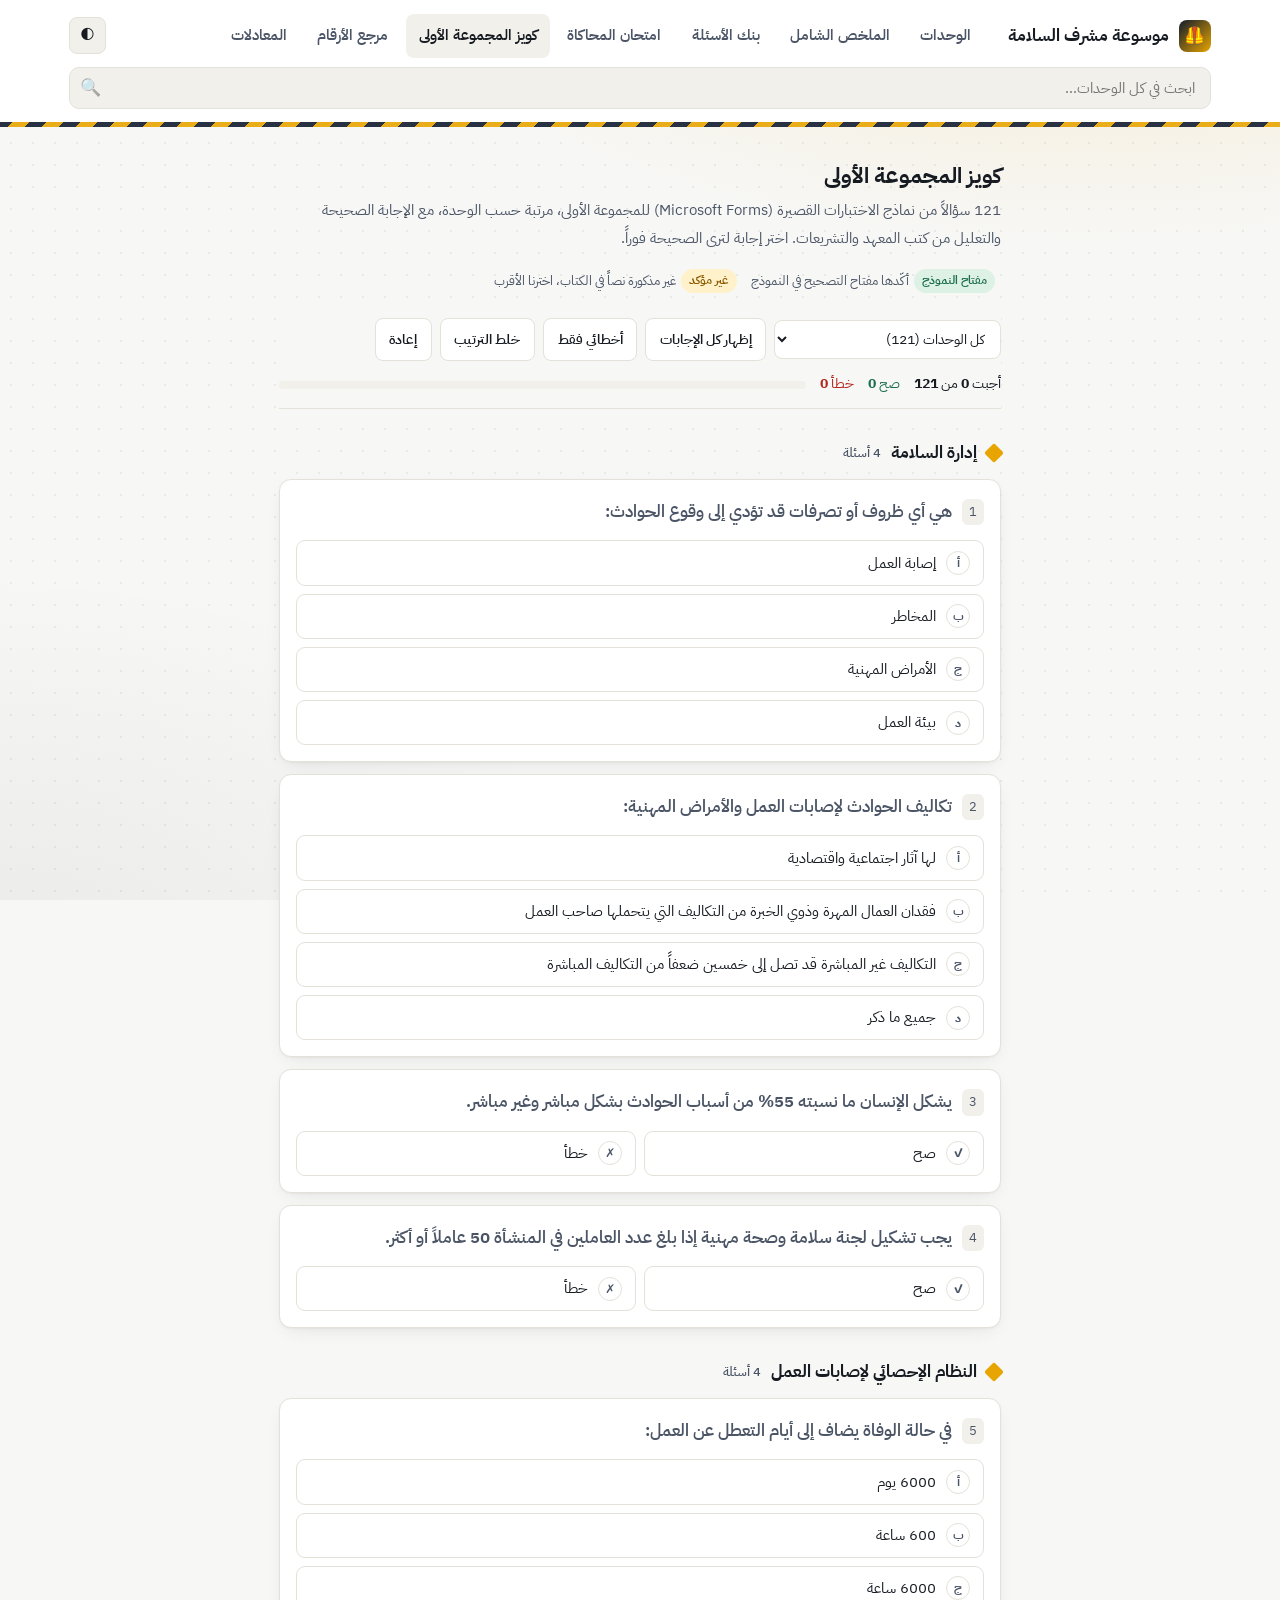
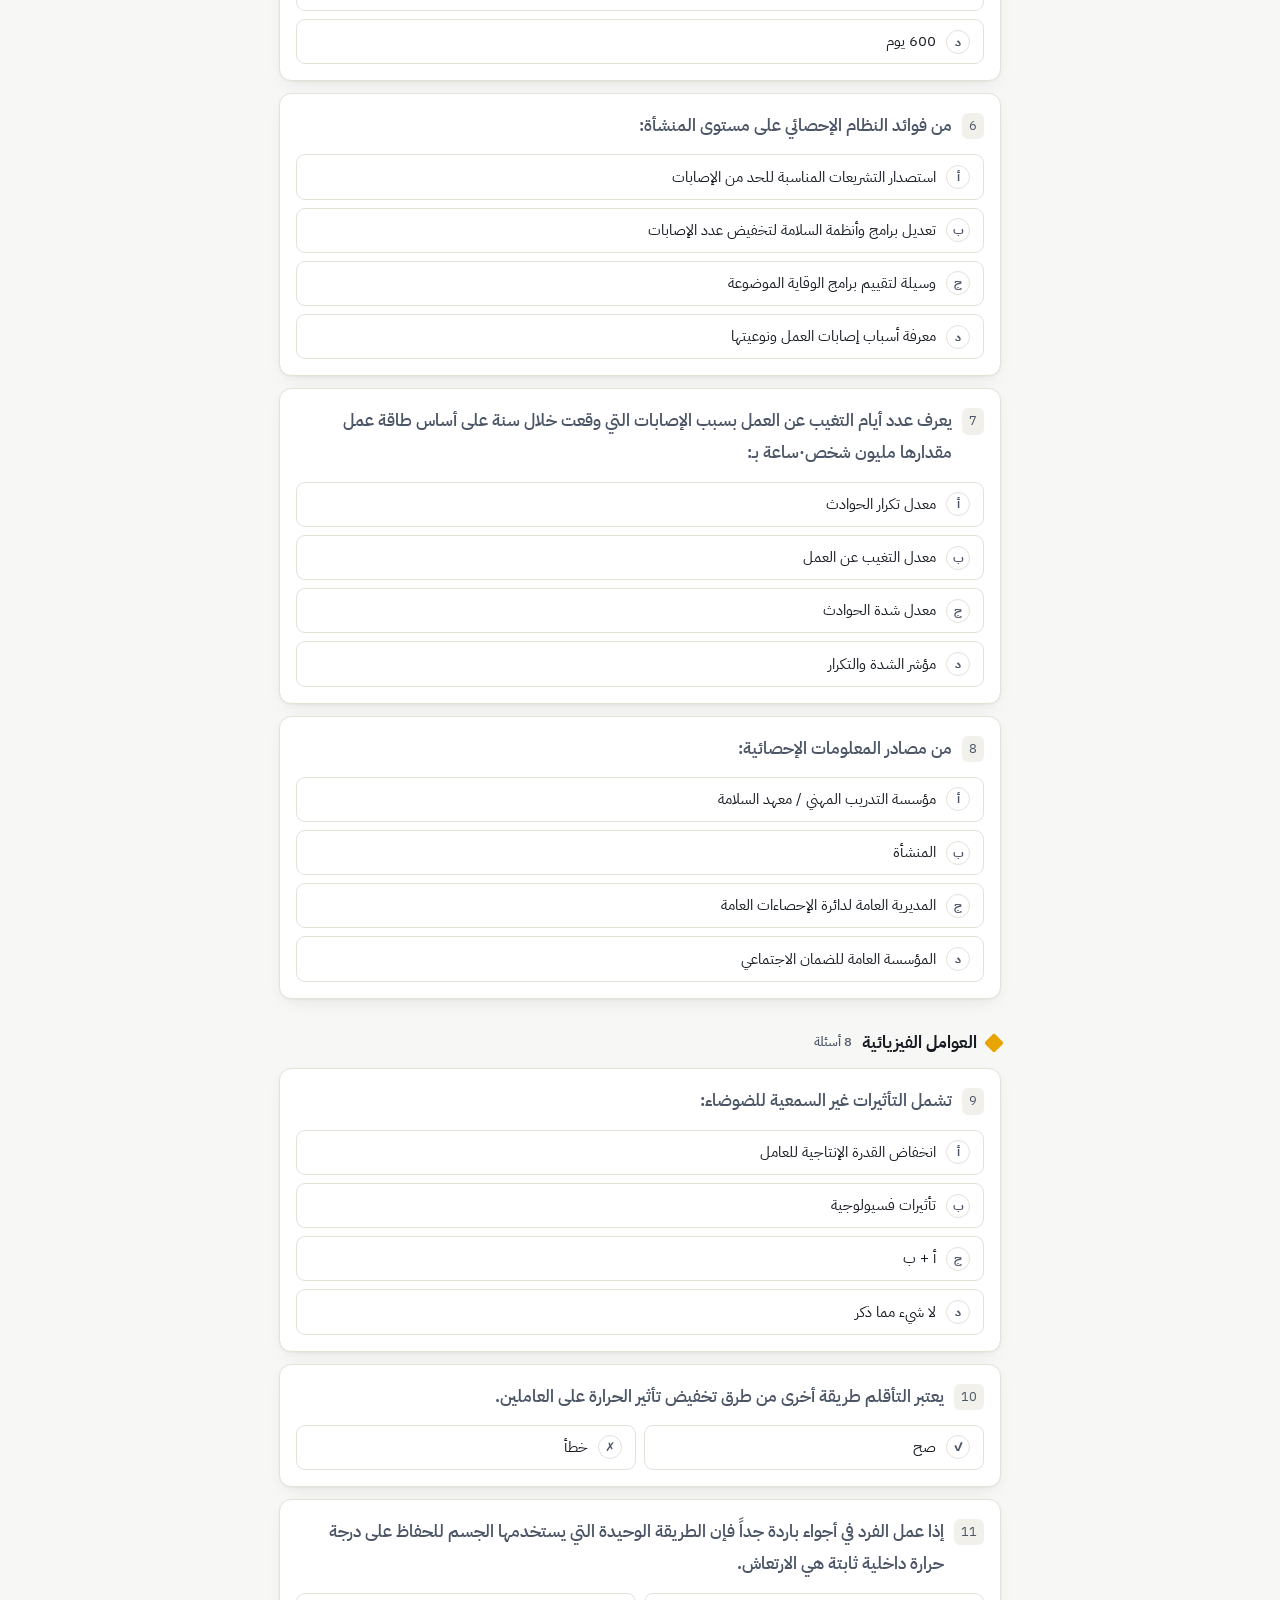
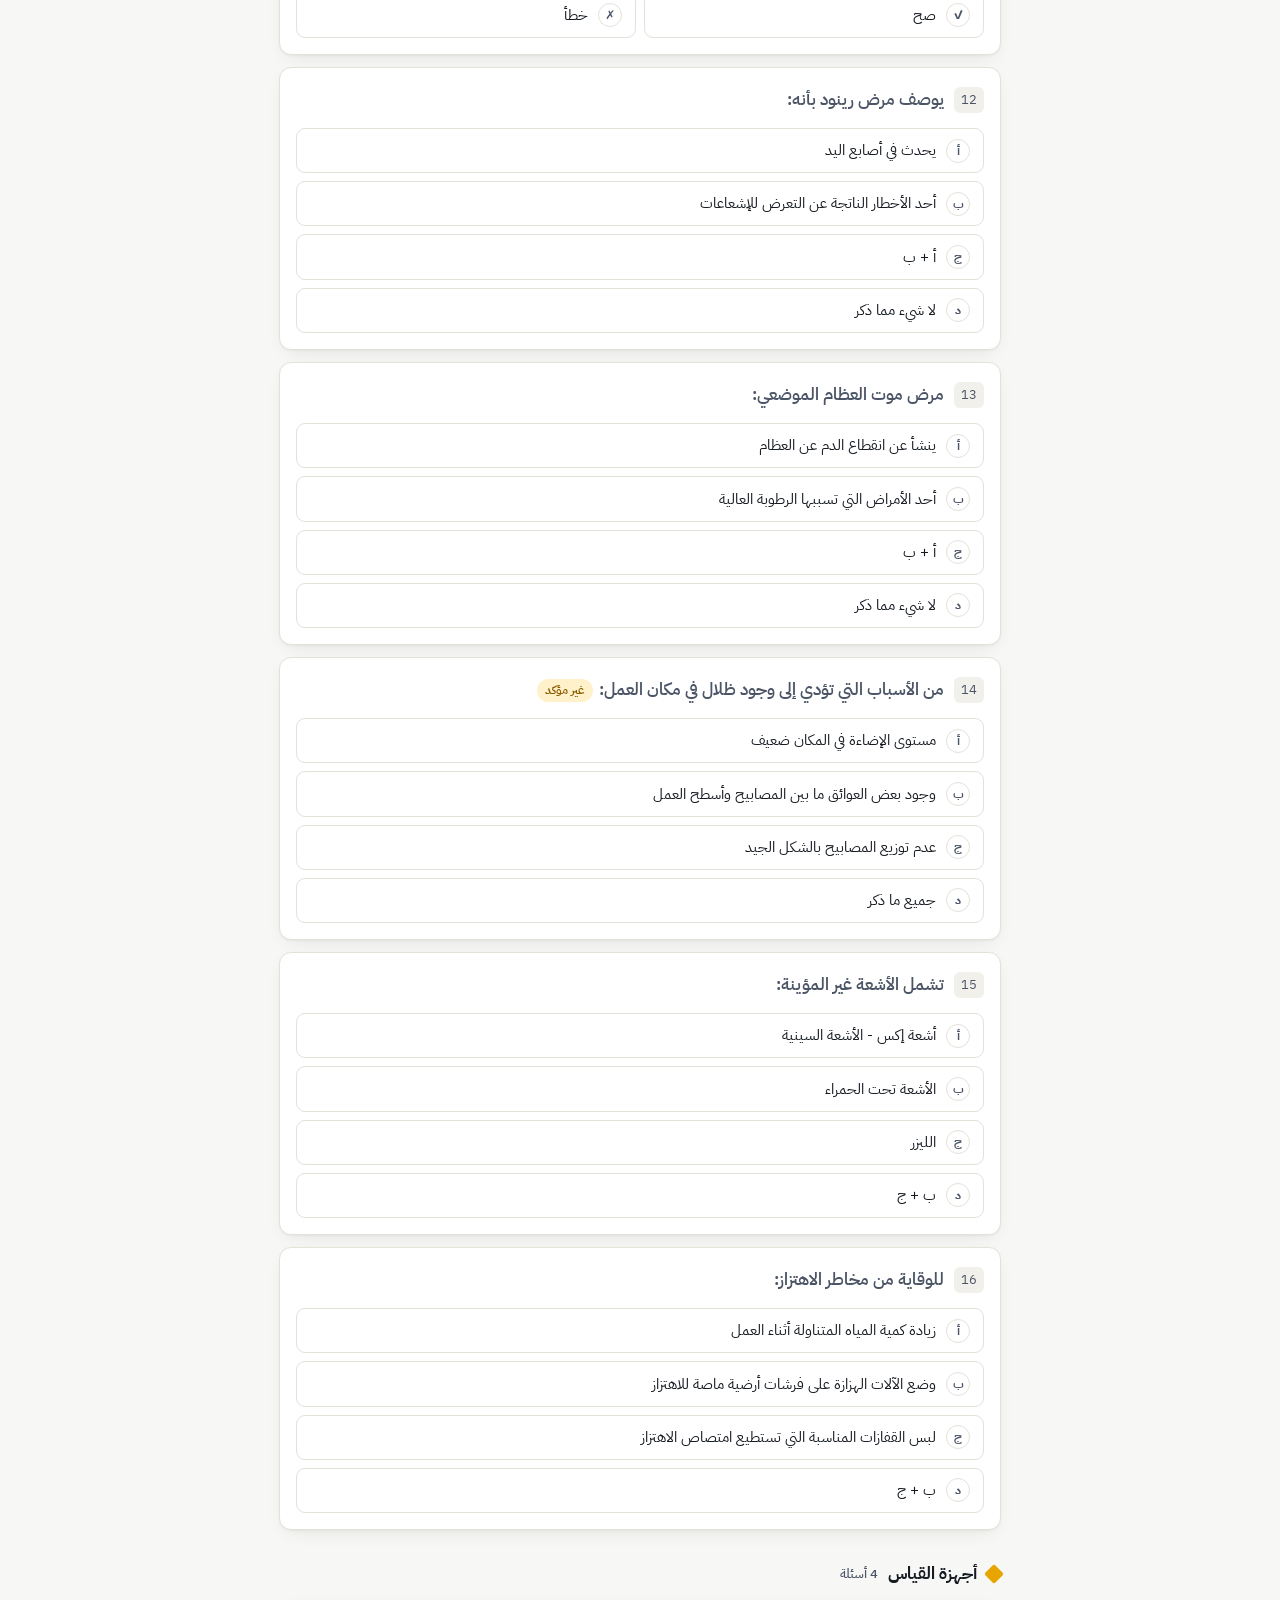
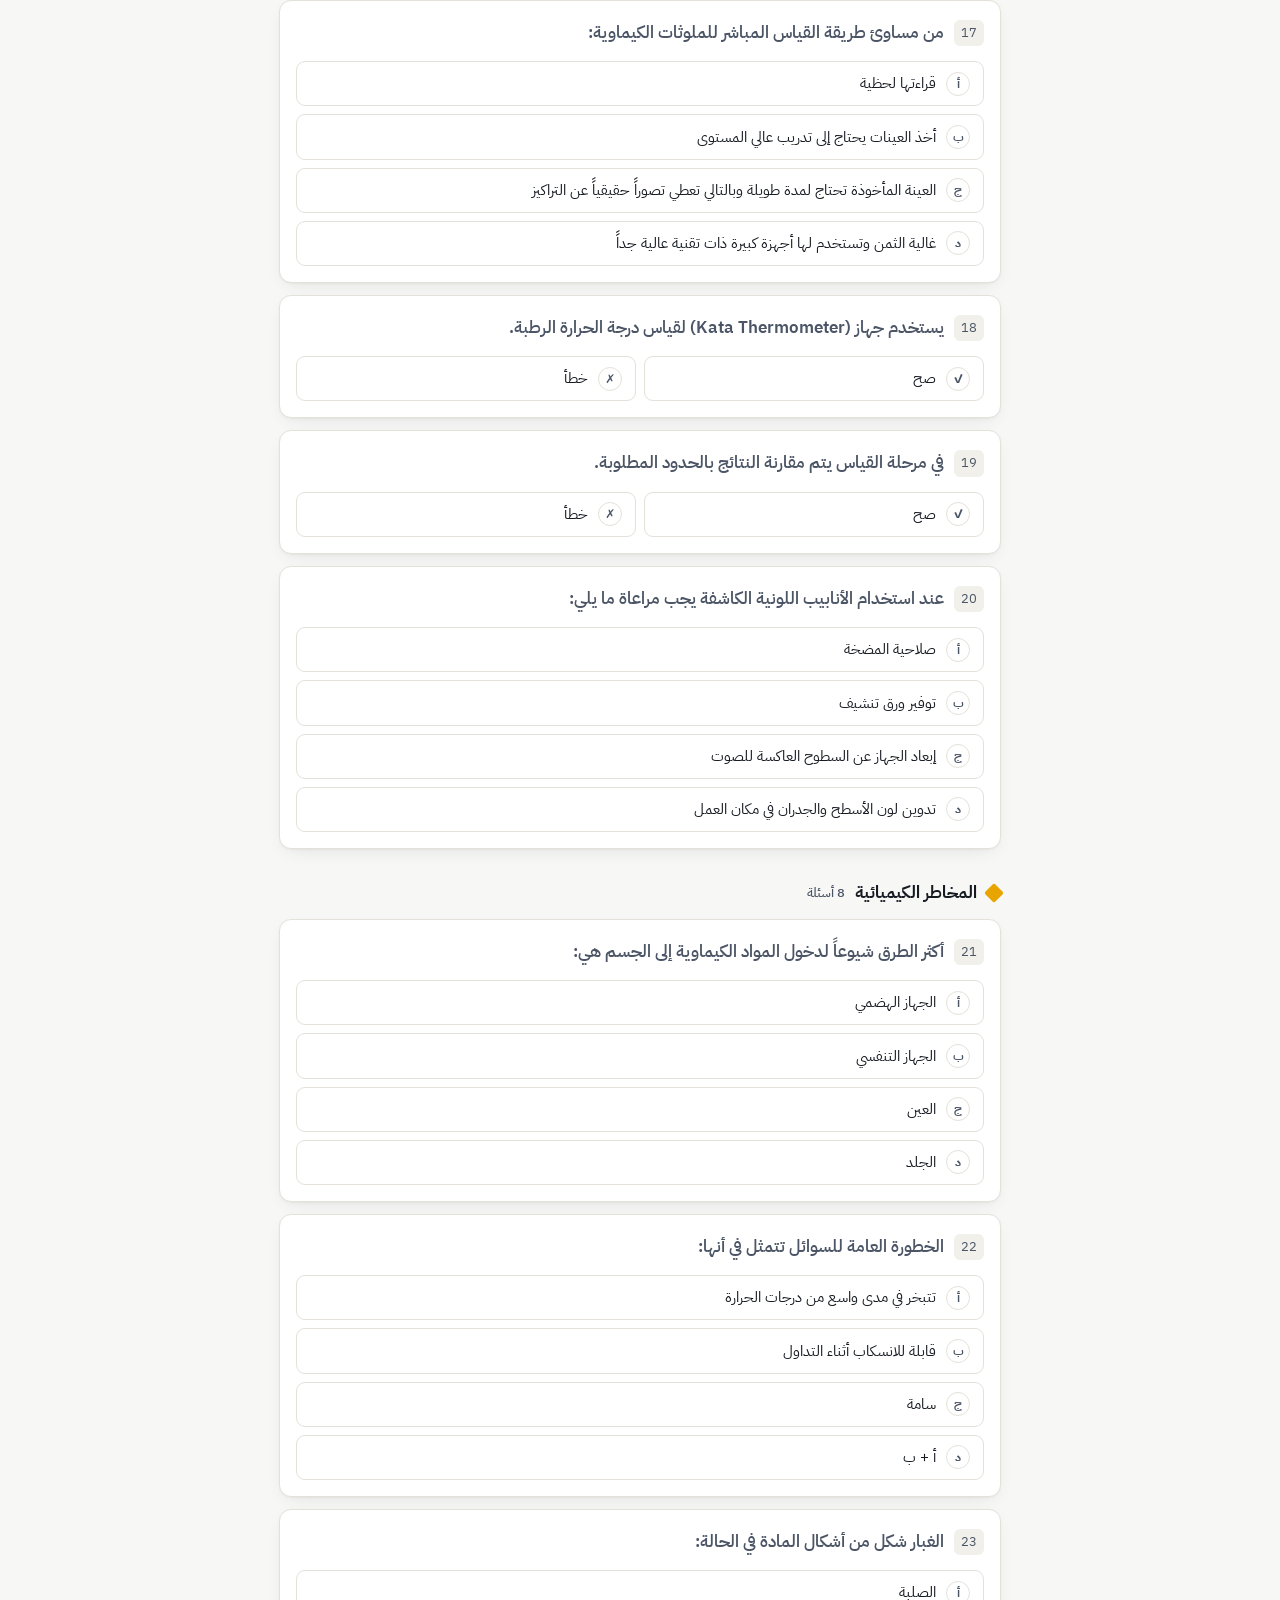
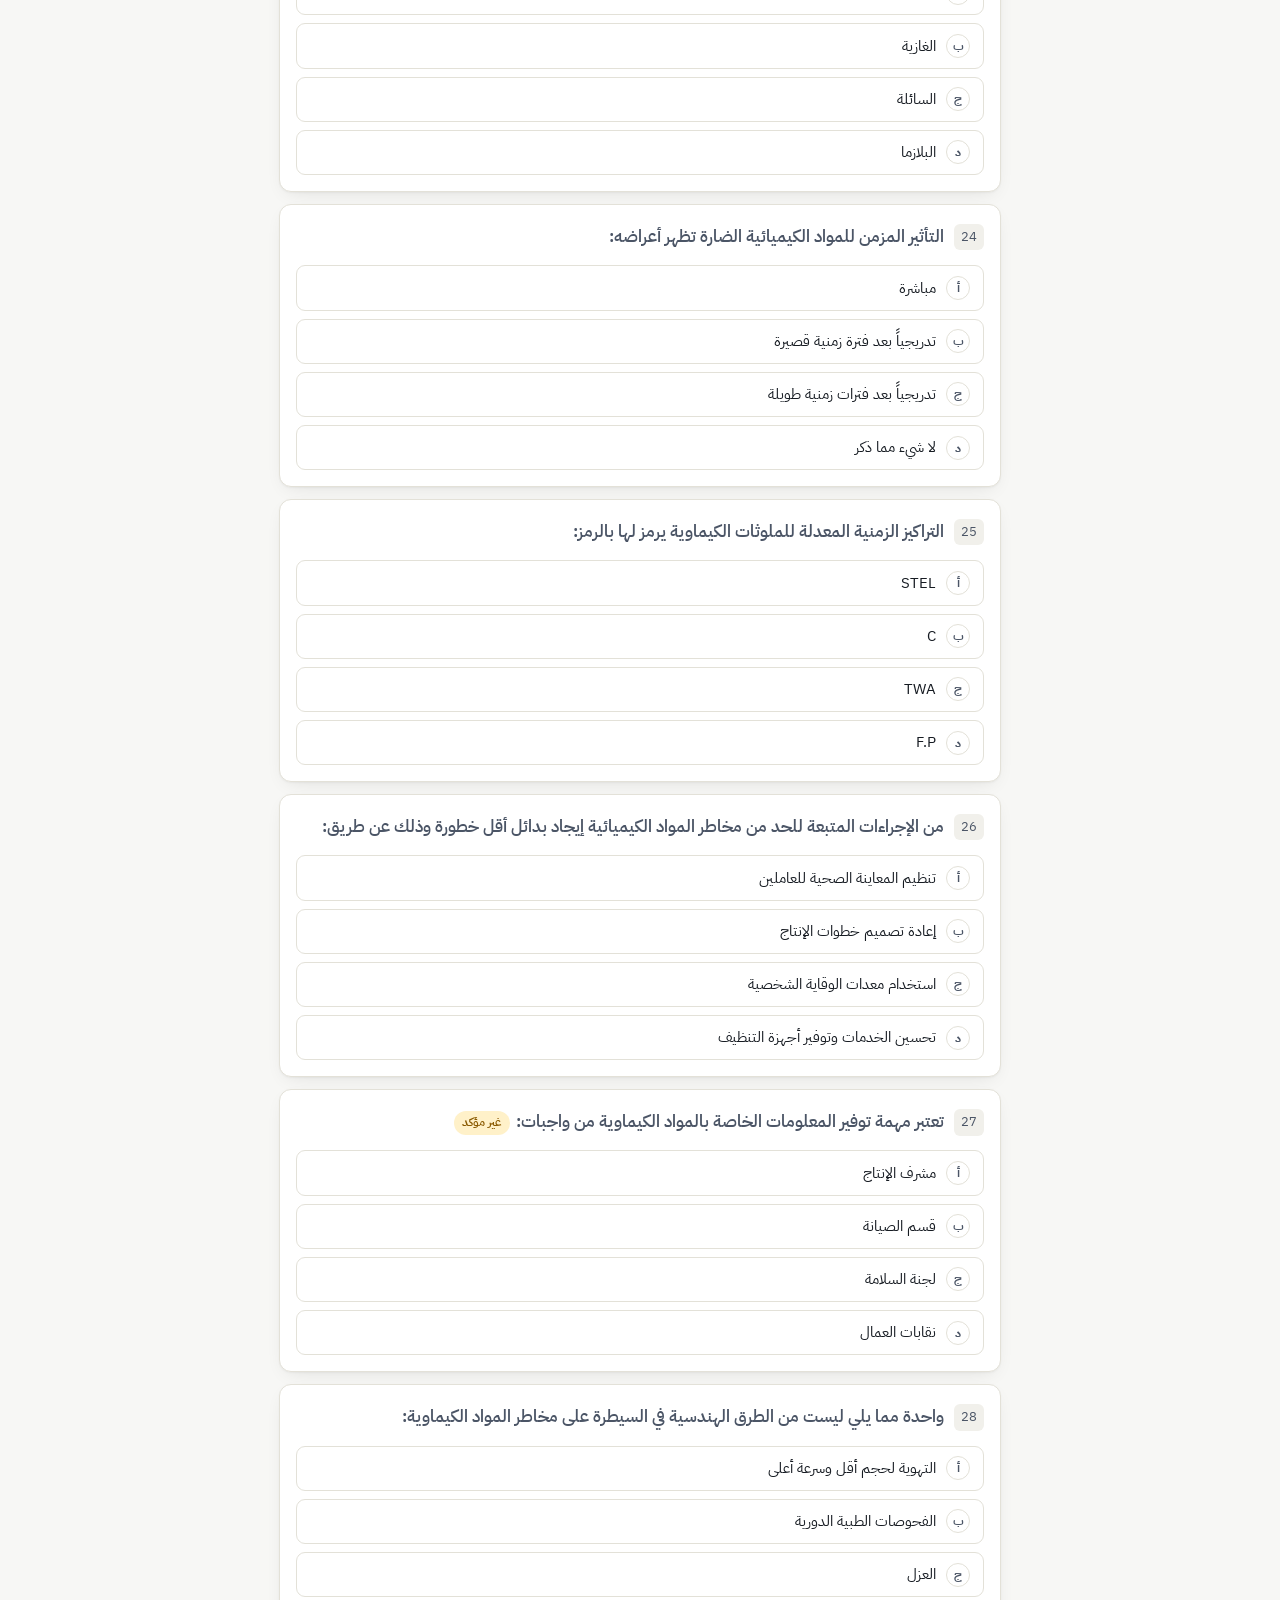
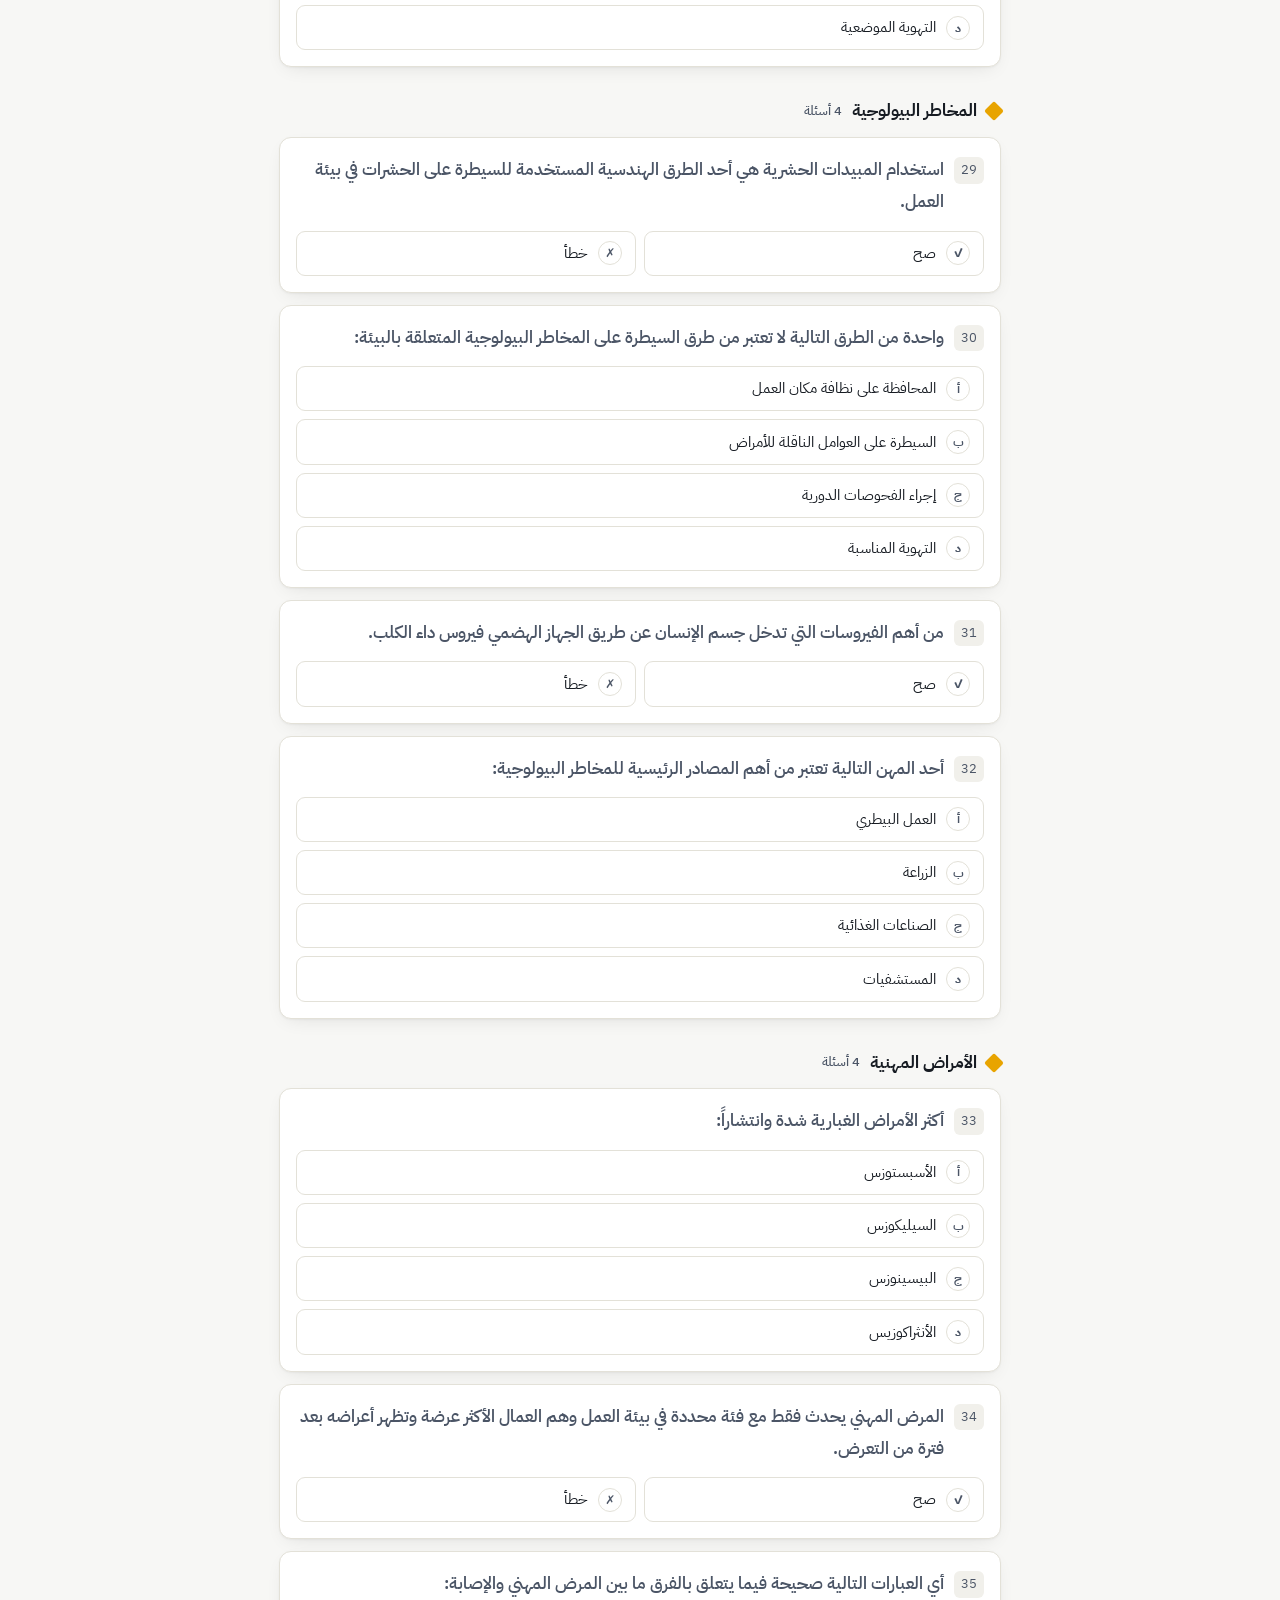
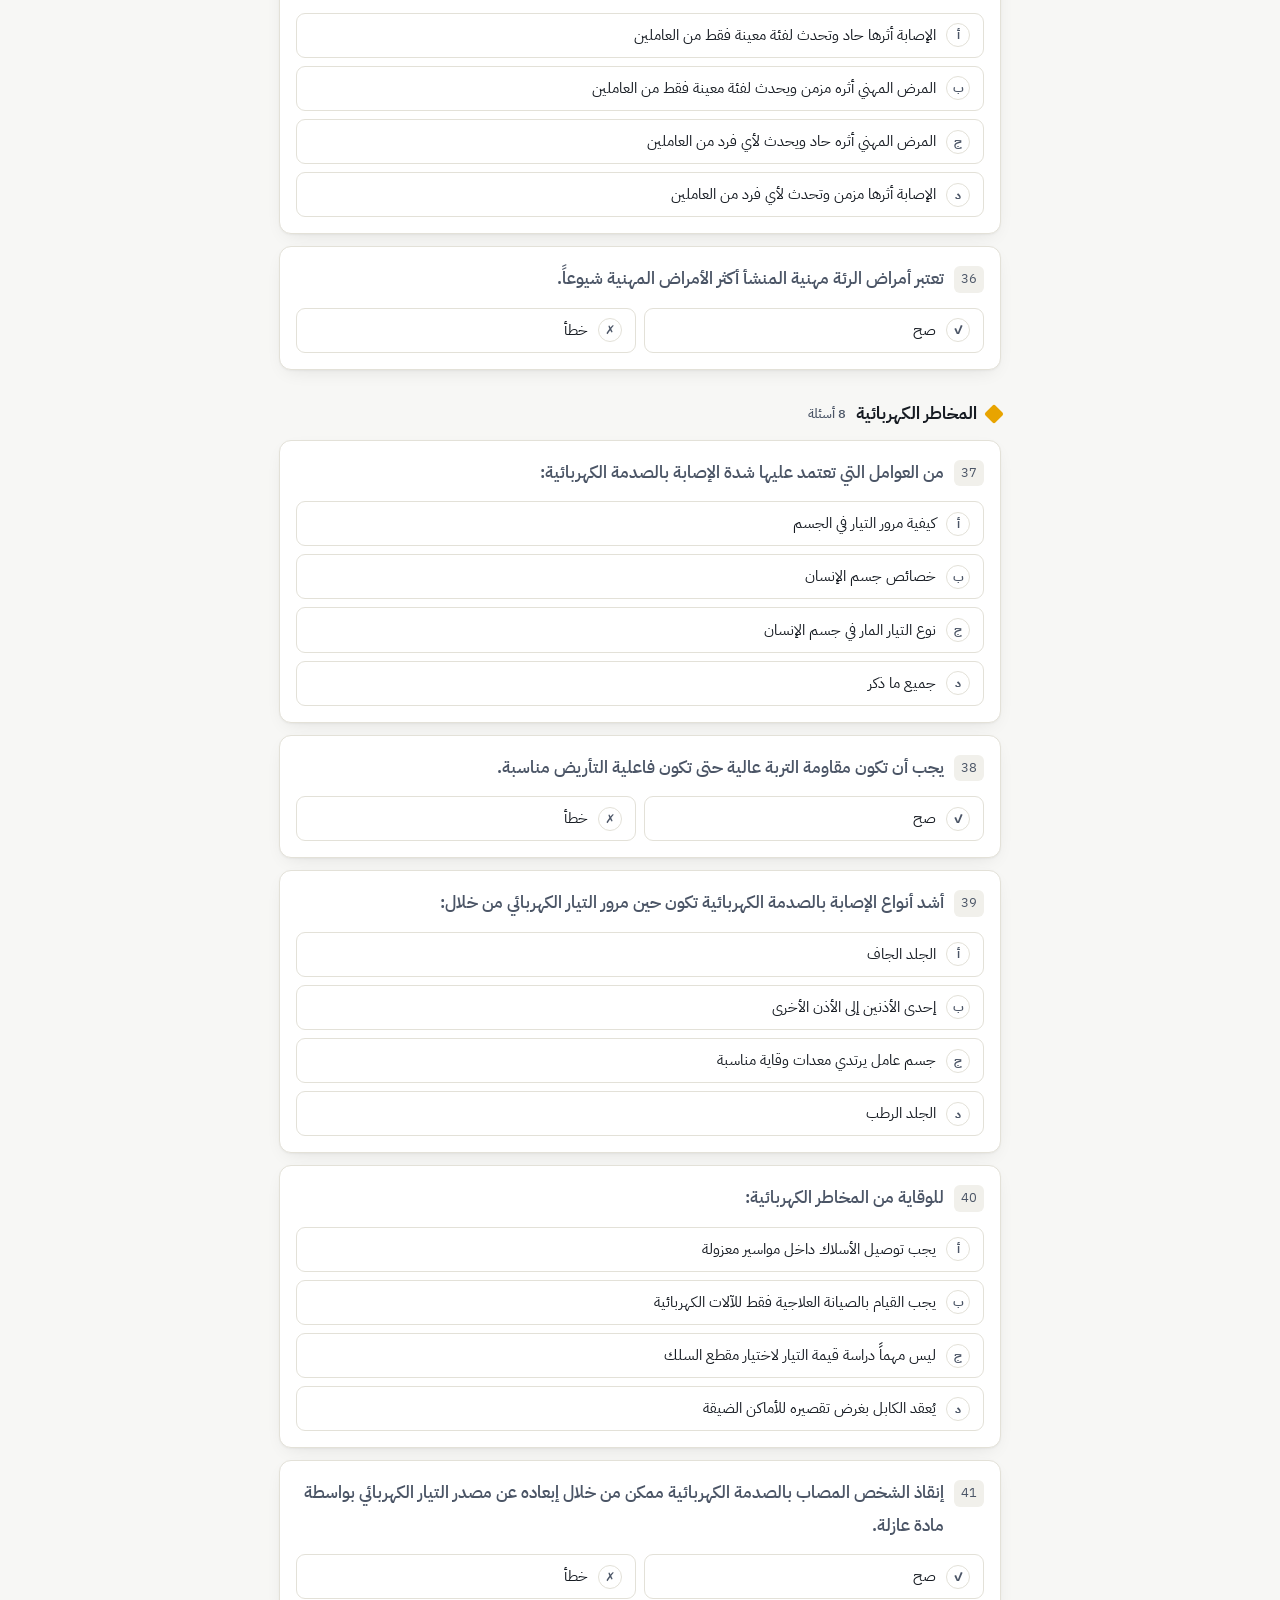
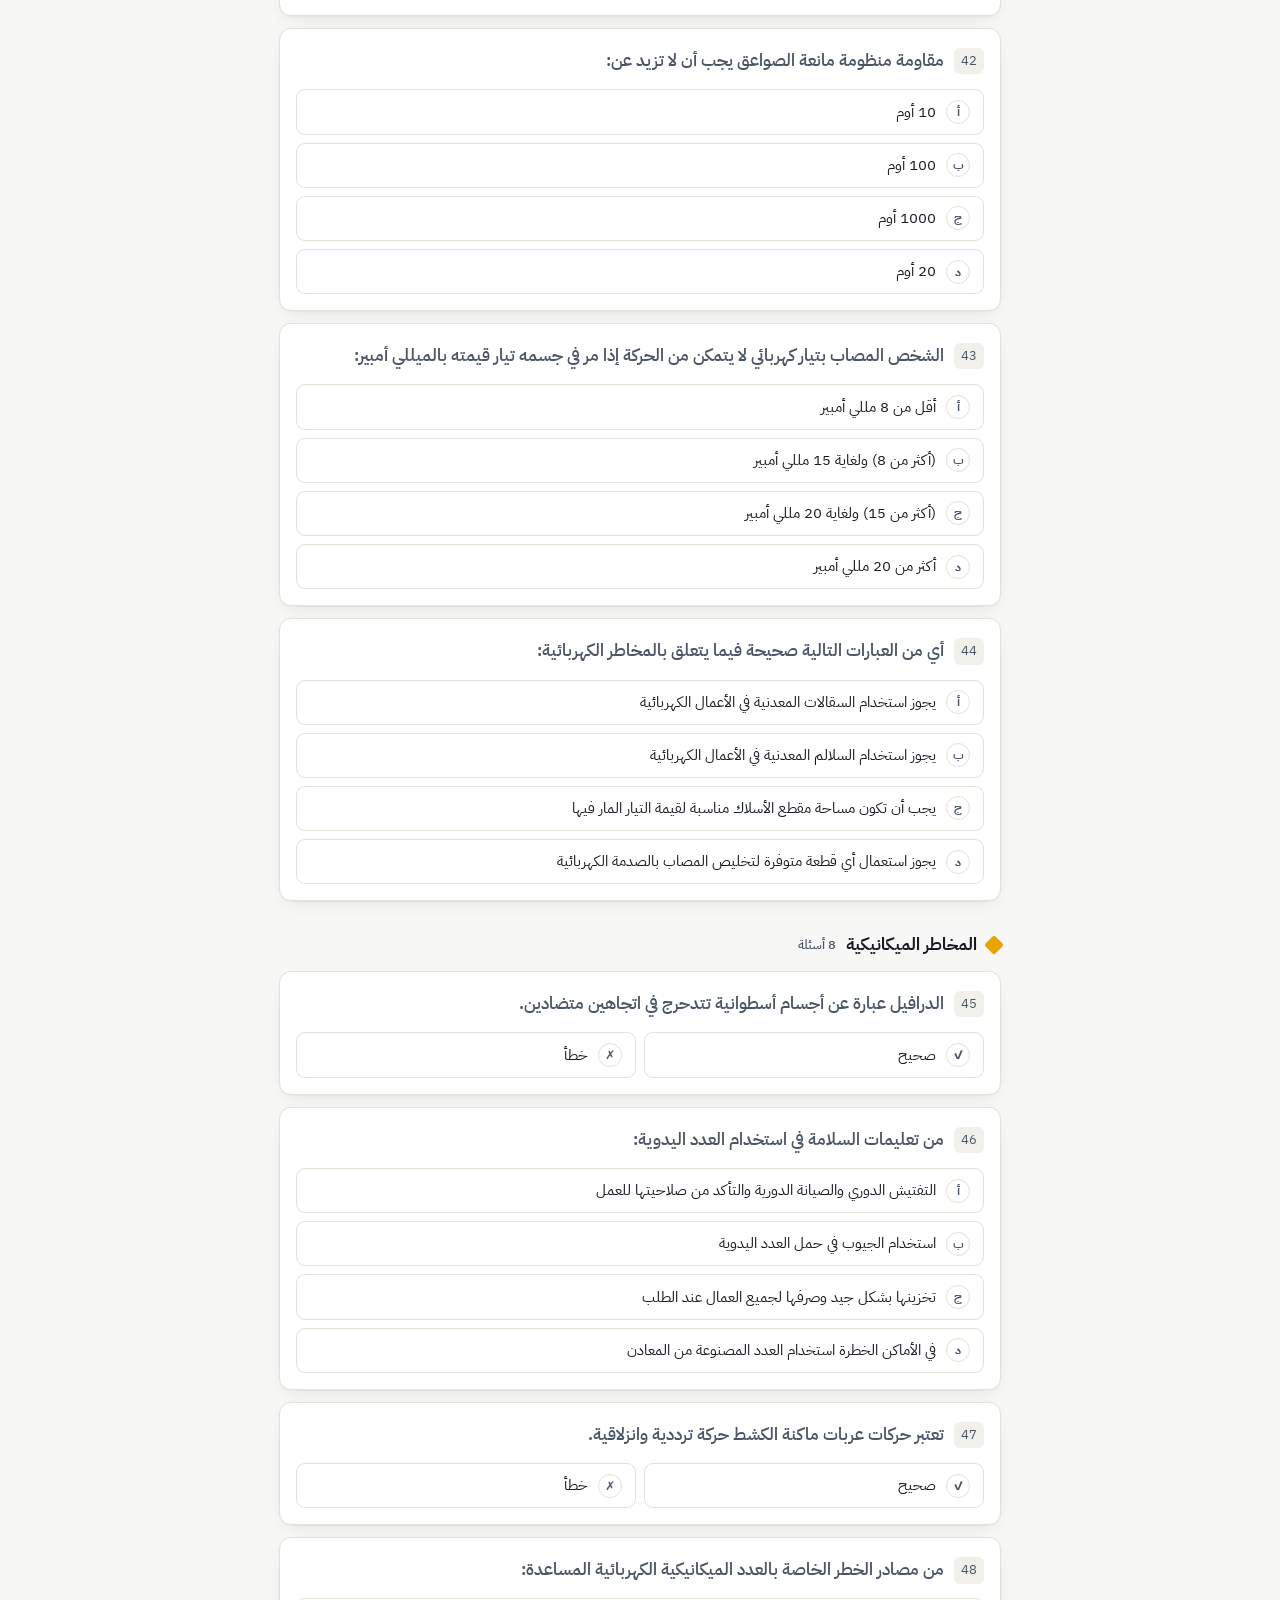
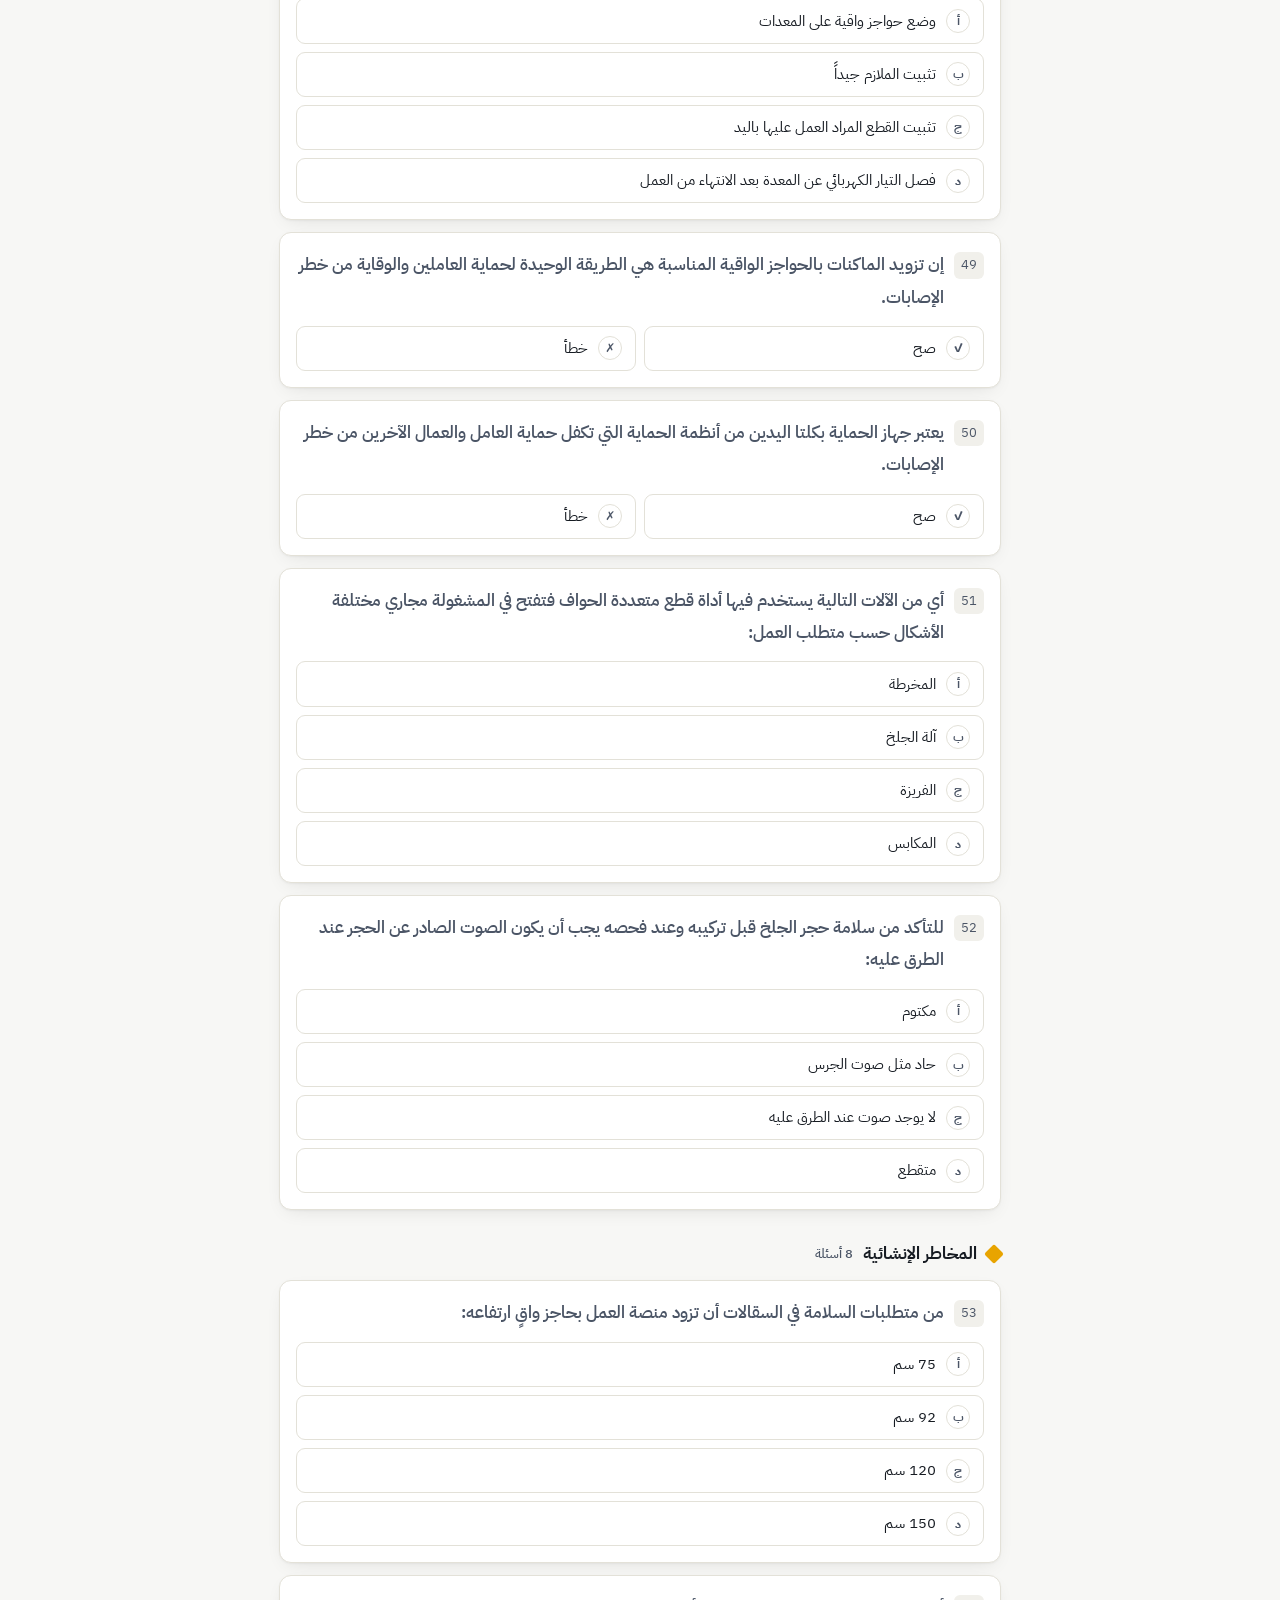
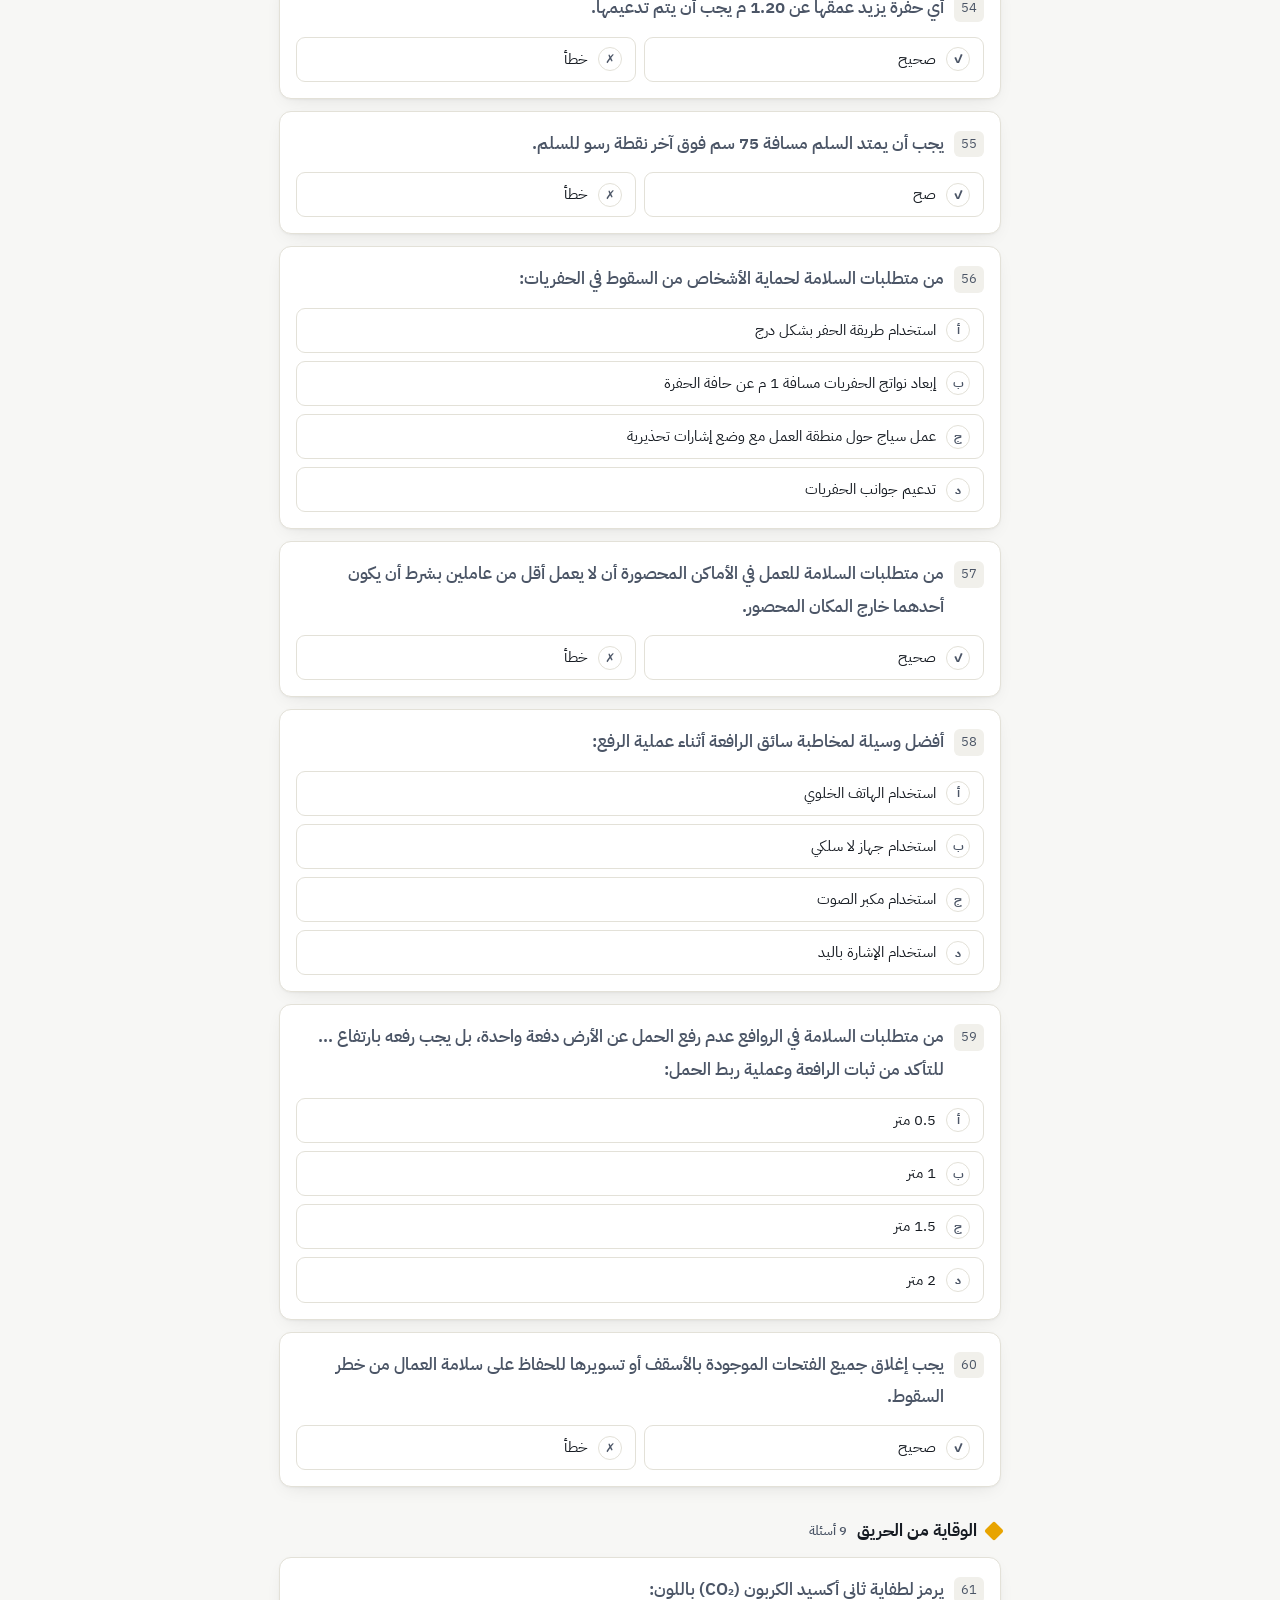
<file: group1-quiz.html>
<!DOCTYPE html>
<html lang="ar" dir="rtl">
<head>
<meta charset="UTF-8">
<meta name="viewport" content="width=device-width, initial-scale=1">
<title>كويز المجموعة الأولى — موسوعة مشرف السلامة</title>
<link rel="preconnect" href="https://fonts.googleapis.com">
<link rel="preconnect" href="https://fonts.gstatic.com" crossorigin>
<link href="https://fonts.googleapis.com/css2?family=IBM+Plex+Sans+Arabic:wght@400;500;600;700;800&family=IBM+Plex+Mono:wght@500&display=swap" rel="stylesheet">
<link rel="stylesheet" href="assets/style.css?v=3">
<style>
:root{--accent:var(--brand-2); --accent-ink:#101B2D; --accent-soft:#FBEFD2; --ok:var(--good); --ok-soft:#DDF1E5; --bad-soft:#F8E0DD; --warn:#8A5A00; --warn-soft:#FFF1C9;}
:root[data-theme="dark"]{--accent-soft:#3A2E12; --ok:#5CCB8D; --ok-soft:#173327; --bad:#F07A70; --bad-soft:#3B1F1D; --warn:#F2C45A; --warn-soft:#352A10;}
@media (prefers-color-scheme: dark){:root:not([data-theme="light"]){--accent-soft:#3A2E12; --ok:#5CCB8D; --ok-soft:#173327; --bad:#F07A70; --bad-soft:#3B1F1D; --warn:#F2C45A; --warn-soft:#352A10;}}
.q{box-shadow:var(--shadow);}
.legend{display:flex; flex-wrap:wrap; gap:8px; font-size:.8rem; color:var(--ink-soft); margin-top:4px;}
.legend span{display:inline-flex; align-items:center; gap:5px;}

.bar{position:static; background:var(--bg); padding-block:10px; border-bottom:1px solid var(--line); display:flex; flex-direction:column; gap:10px;}
.controls{display:flex; flex-wrap:wrap; gap:8px; align-items:center;}
select,button{font:inherit; font-size:.88rem;}
select{padding:.45rem .7rem; border-radius:8px; border:1px solid var(--line); background:var(--surface); color:var(--ink); max-width:100%;}
.btn{padding:.45rem .85rem; border-radius:8px; border:1px solid var(--line); background:var(--surface); color:var(--ink); cursor:pointer; font-weight:600;}
.btn:hover{border-color:var(--accent);}
.btn.on{background:var(--accent); color:var(--accent-ink); border-color:var(--accent);}
.btn:focus-visible,select:focus-visible,.opt:focus-visible{outline:3px solid var(--accent); outline-offset:2px;}
.stats{display:flex; gap:14px; align-items:center; font-size:.88rem; font-variant-numeric:tabular-nums; flex-wrap:wrap;}
.stats b{}
.meter{flex:1 1 140px; height:8px; background:var(--surface-2); border-radius:4px; overflow:hidden; display:flex; min-width:120px;}
.meter i{display:block; height:100%;}
.meter .g{background:var(--ok);} .meter .r{background:var(--bad);}

.unit-h{ font-size:1.05rem; margin:28px 0 10px; display:flex; align-items:center; gap:10px;}
.unit-h small{ color:var(--ink-soft); font-weight:500; font-size:.8rem;}
.unit-h::before{content:""; width:14px; height:14px; background:var(--accent); transform:rotate(45deg); border-radius:2px; flex:none;}

.q{background:var(--surface); border:1px solid var(--line); border-radius:12px; padding:16px; margin-bottom:12px;}
.q-head{display:flex; gap:10px; align-items:flex-start;}
.num{flex:none;  font-size:.8rem; color:var(--ink-soft); background:var(--surface-2); border-radius:6px; padding:1px 7px; margin-top:3px; font-variant-numeric:tabular-nums;}
.q-text{font-weight:600; margin:0; flex:1;}
.tag{display:inline-block; font-size:.72rem; font-weight:600; padding:1px 8px; border-radius:20px; margin-inline-start:6px; vertical-align:middle;}
.tag.w{background:var(--warn-soft); color:var(--warn);}
.tag.k{background:var(--ok-soft); color:var(--ok);}
.opts{display:grid; gap:8px; margin-top:12px;}
.opts.tf{grid-template-columns:1fr 1fr;}
.opt{display:flex; align-items:center; gap:10px; text-align:right; width:100%; padding:.6rem .8rem; border-radius:9px; border:1.5px solid var(--line); background:var(--surface); color:var(--ink); cursor:pointer; font:inherit; font-size:.95rem; line-height:1.5;}
.opt:hover:not([disabled]){border-color:var(--accent); background:var(--accent-soft);}
.opt .l{flex:none; width:24px; height:24px; border-radius:50%; border:1.5px solid var(--line); display:grid; place-items:center; font-size:.75rem; font-weight:700; color:var(--ink-soft);}
.opt[disabled]{cursor:default;}
.opt.correct{border-color:var(--ok); background:var(--ok-soft);}
.opt.correct .l{background:var(--ok); border-color:var(--ok); color:var(--surface);}
.opt.wrong{border-color:var(--bad); background:var(--bad-soft);}
.opt.wrong .l{background:var(--bad); border-color:var(--bad); color:var(--surface);}
.opt.dim{opacity:.6;}
.note{margin-top:10px; font-size:.87rem; padding:.55rem .8rem; border-radius:8px; background:var(--surface-2); color:var(--ink);}
.note b{color:var(--ok);}
.note.bad b{color:var(--bad);}
.empty{padding:30px; text-align:center; color:var(--ink-soft);}
.done{margin-top:24px; padding:18px; border-radius:12px; background:var(--accent-soft); border:1px solid var(--accent); text-align:center;}
.done b{ font-size:1.4rem;}
@media (max-width:480px){ h1{font-size:1.4rem;} .opts.tf{grid-template-columns:1fr 1fr;} .q{padding:13px;} }
@media (prefers-reduced-motion:no-preference){ .opt{transition:background .15s,border-color .15s;} }
</style>
</head>
<body>

<header class="site">
  <div class="header-row">
    <a class="brand" href="index.html"><span class="logo">🦺</span><span>موسوعة مشرف السلامة</span></a>
    <button class="hamburger" id="hamburger" aria-label="القائمة">☰</button>
    <nav class="top" id="topNav">
      <a href="index.html">الوحدات</a>
      <a href="summary.html">الملخص الشامل</a>
      <a href="quiz.html">بنك الأسئلة</a>
      <a href="exam.html">امتحان المحاكاة</a>
      <a href="group1-quiz.html" class="active">كويز المجموعة الأولى</a>
      <a href="numbers.html">مرجع الأرقام</a>
      <a href="equations.html">المعادلات</a>
    </nav>
    <div class="search-wrap">
      <input id="globalSearch" type="text" placeholder="ابحث في كل الوحدات…" autocomplete="off">
      <span class="search-icon">🔍</span>
      <div class="search-results" id="searchResults"></div>
    </div>
    <button class="theme-btn" id="themeToggle" title="تبديل الوضع الليلي/النهاري">🌓</button>
  </div>
</header>

<main class="wrap" style="max-width:760px;">
  <section class="section-h" style="padding-top:1.8rem;">
    <h2>كويز المجموعة الأولى</h2>
    <p style="color:var(--ink-soft); font-size:.92rem;">121 سؤالاً من نماذج الاختبارات القصيرة (Microsoft Forms) للمجموعة الأولى، مرتبة حسب الوحدة، مع الإجابة الصحيحة والتعليل من كتب المعهد والتشريعات. اختر إجابة لترى الصحيحة فوراً.</p>
    <div class="legend">
      <span><span class="tag k">مفتاح النموذج</span> أكّدها مفتاح التصحيح في النموذج</span>
      <span><span class="tag w">غير مؤكد</span> غير مذكورة نصاً في الكتاب، اخترنا الأقرب</span>
    </div>
  </section>
  <div class="bar">
    <div class="controls">
      <select id="unitSel" aria-label="الوحدة"></select>
      <button class="btn" id="btnStudy" aria-pressed="false">إظهار كل الإجابات</button>
      <button class="btn" id="btnWrong" aria-pressed="false">أخطائي فقط</button>
      <button class="btn" id="btnShuffle">خلط الترتيب</button>
      <button class="btn" id="btnReset">إعادة</button>
    </div>
    <div class="stats">
      <span>أجبت <b id="sAns">0</b> من <b id="sTot">0</b></span>
      <span style="color:var(--ok)">صح <b id="sOk">0</b></span>
      <span style="color:var(--bad)">خطأ <b id="sBad">0</b></span>
      <div class="meter" aria-hidden="true"><i class="g" id="mOk"></i><i class="r" id="mBad"></i></div>
    </div>
  </div>

  <div id="list"></div>
</main>
<footer class="site">
  <div class="wrap">
    إعداد: <strong>مأمون السعودي</strong> — منصة دراسية مبنية بمساعدة Claude، بالاستناد إلى مناهج معهد السلامة والصحة المهنية (مؤسسة التدريب المهني، الأردن).<br>
    <a href="https://github.com/mam87/osh-supervisor-study" target="_blank" rel="noopener">المصدر على GitHub</a>
  </div>
</footer>
<script src="assets/app.js?v=2"></script>
<script>
const TF=["صح","خطأ"], TF2=["صحيح","خطأ"];
// u: unit, q: question, o: options, a: correct index, n: note, f: 'w' uncertain | 'k' confirmed by key
const Q=[
{u:"إدارة السلامة",q:"هي أي ظروف أو تصرفات قد تؤدي إلى وقوع الحوادث:",o:["إصابة العمل","المخاطر","الأمراض المهنية","بيئة العمل"],a:1,n:"تعريف المخاطر (Hazards)."},
{u:"إدارة السلامة",q:"تكاليف الحوادث لإصابات العمل والأمراض المهنية:",o:["لها آثار اجتماعية واقتصادية","فقدان العمال المهرة وذوي الخبرة من التكاليف التي يتحملها صاحب العمل","التكاليف غير المباشرة قد تصل إلى خمسين ضعفاً من التكاليف المباشرة","جميع ما ذكر"],a:3,n:"كل العبارات صحيحة؛ غير المباشرة قد تصل إلى 50 ضعفاً."},
{u:"إدارة السلامة",q:"يشكل الإنسان ما نسبته 55% من أسباب الحوادث بشكل مباشر وغير مباشر.",o:TF,a:1,n:"كتاب الإدارة: 85% بسبب الإنسان مباشرة و15% غير مباشرة (ودراسة أخرى 88%)."},
{u:"إدارة السلامة",q:"يجب تشكيل لجنة سلامة وصحة مهنية إذا بلغ عدد العاملين في المنشأة 50 عاملاً أو أكثر.",o:TF,a:0,n:"نظام تشكيل لجان السلامة 2023 (م11): «50 عاملاً فأكثر». انتبه: النظام القديم في كتاب الإدارة كان «يزيد على 50»."},

{u:"النظام الإحصائي لإصابات العمل",q:"في حالة الوفاة يضاف إلى أيام التعطل عن العمل:",o:["6000 يوم","600 ساعة","6000 ساعة","600 يوم"],a:0,n:"الوفاة أو العجز الكلي = 6000 يوم."},
{u:"النظام الإحصائي لإصابات العمل",q:"من فوائد النظام الإحصائي على مستوى المنشأة:",o:["استصدار التشريعات المناسبة للحد من الإصابات","تعديل برامج وأنظمة السلامة لتخفيض عدد الإصابات","وسيلة لتقييم برامج الوقاية الموضوعة","معرفة أسباب إصابات العمل ونوعيتها"],a:1,n:"كتاب الإحصاء: لجنة السلامة تناقش الإحصاءات وتعدّل برامج وأنظمة السلامة لتخفيض الإصابات؛ استصدار التشريعات على المستوى الوطني."},
{u:"النظام الإحصائي لإصابات العمل",q:"يعرف عدد أيام التغيب عن العمل بسبب الإصابات التي وقعت خلال سنة على أساس طاقة عمل مقدارها مليون شخص·ساعة بـ:",o:["معدل تكرار الحوادث","معدل التغيب عن العمل","معدل شدة الحوادث","مؤشر الشدة والتكرار"],a:2,n:"معدل الشدة SR = أيام التعطل × 1,000,000 ÷ ساعات العمل."},
{u:"النظام الإحصائي لإصابات العمل",q:"من مصادر المعلومات الإحصائية:",o:["مؤسسة التدريب المهني / معهد السلامة","المنشأة","المديرية العامة لدائرة الإحصاءات العامة","المؤسسة العامة للضمان الاجتماعي"],a:3,n:"الكتاب: الضمان الاجتماعي هو المصدر الوحيد الذي يفي بالغرض."},

{u:"العوامل الفيزيائية",q:"تشمل التأثيرات غير السمعية للضوضاء:",o:["انخفاض القدرة الإنتاجية للعامل","تأثيرات فسيولوجية","أ + ب","لا شيء مما ذكر"],a:2,n:"كلاهما من التأثيرات غير السمعية."},
{u:"العوامل الفيزيائية",q:"يعتبر التأقلم طريقة أخرى من طرق تخفيض تأثير الحرارة على العاملين.",o:TF,a:0,n:"التأقلم (Acclimatization) يقلل الإجهاد الحراري."},
{u:"العوامل الفيزيائية",q:"إذا عمل الفرد في أجواء باردة جداً فإن الطريقة الوحيدة التي يستخدمها الجسم للحفاظ على درجة حرارة داخلية ثابتة هي الارتعاش.",o:TF,a:1,n:"ليست الوحيدة؛ هناك أيضاً تضيق الأوعية الدموية الطرفية."},
{u:"العوامل الفيزيائية",q:"يوصف مرض رينود بأنه:",o:["يحدث في أصابع اليد","أحد الأخطار الناتجة عن التعرض للإشعاعات","أ + ب","لا شيء مما ذكر"],a:0,n:"مرض الأصابع البيضاء الناتج عن الاهتزاز."},
{u:"العوامل الفيزيائية",q:"مرض موت العظام الموضعي:",o:["ينشأ عن انقطاع الدم عن العظام","أحد الأمراض التي تسببها الرطوبة العالية","أ + ب","لا شيء مما ذكر"],a:0,n:"أثر متأخر لمرض إزالة الضغط."},
{u:"العوامل الفيزيائية",q:"من الأسباب التي تؤدي إلى وجود ظلال في مكان العمل:",o:["مستوى الإضاءة في المكان ضعيف","وجود بعض العوائق ما بين المصابيح وأسطح العمل","عدم توزيع المصابيح بالشكل الجيد","جميع ما ذكر"],a:1,f:"w",n:"العوائق بين مصدر الضوء وسطح العمل هي السبب المباشر للظل."},
{u:"العوامل الفيزيائية",q:"تشمل الأشعة غير المؤينة:",o:["أشعة إكس - الأشعة السينية","الأشعة تحت الحمراء","الليزر","ب + ج"],a:3,n:"الأشعة السينية مؤينة؛ تحت الحمراء والليزر غير مؤينة."},
{u:"العوامل الفيزيائية",q:"للوقاية من مخاطر الاهتزاز:",o:["زيادة كمية المياه المتناولة أثناء العمل","وضع الآلات الهزازة على فرشات أرضية ماصة للاهتزاز","لبس القفازات المناسبة التي تستطيع امتصاص الاهتزاز","ب + ج"],a:3,n:"عزل مصدر الاهتزاز + وقاية شخصية."},

{u:"أجهزة القياس",q:"من مساوئ طريقة القياس المباشر للملوثات الكيماوية:",o:["قراءتها لحظية","أخذ العينات يحتاج إلى تدريب عالي المستوى","العينة المأخوذة تحتاج لمدة طويلة وبالتالي تعطي تصوراً حقيقياً عن التراكيز","غالية الثمن وتستخدم لها أجهزة كبيرة ذات تقنية عالية جداً"],a:0,n:"باقي الخيارات تخص القياس غير المباشر."},
{u:"أجهزة القياس",q:"يستخدم جهاز (Kata Thermometer) لقياس درجة الحرارة الرطبة.",o:TF,a:1,n:"يقيس سرعة الهواء / قوة التبريد."},
{u:"أجهزة القياس",q:"في مرحلة القياس يتم مقارنة النتائج بالحدود المطلوبة.",o:TF,a:1,n:"المقارنة بالحدود تكون في مرحلة التقييم."},
{u:"أجهزة القياس",q:"عند استخدام الأنابيب اللونية الكاشفة يجب مراعاة ما يلي:",o:["صلاحية المضخة","توفير ورق تنشيف","إبعاد الجهاز عن السطوح العاكسة للصوت","تدوين لون الأسطح والجدران في مكان العمل"],a:0,n:"يجب التأكد من صلاحية المضخة (وصلاحية الأنابيب)."},

{u:"المخاطر الكيميائية",q:"أكثر الطرق شيوعاً لدخول المواد الكيماوية إلى الجسم هي:",o:["الجهاز الهضمي","الجهاز التنفسي","العين","الجلد"],a:1,n:"الاستنشاق هو الطريق الأكثر شيوعاً."},
{u:"المخاطر الكيميائية",q:"الخطورة العامة للسوائل تتمثل في أنها:",o:["تتبخر في مدى واسع من درجات الحرارة","قابلة للانسكاب أثناء التداول","سامة","أ + ب"],a:0,n:"حسب نص الكتاب: تتبخر في مدى واسع من درجات الحرارة."},
{u:"المخاطر الكيميائية",q:"الغبار شكل من أشكال المادة في الحالة:",o:["الصلبة","الغازية","السائلة","البلازما"],a:0,n:"الغبار جسيمات صلبة."},
{u:"المخاطر الكيميائية",q:"التأثير المزمن للمواد الكيميائية الضارة تظهر أعراضه:",o:["مباشرة","تدريجياً بعد فترة زمنية قصيرة","تدريجياً بعد فترات زمنية طويلة","لا شيء مما ذكر"],a:2,n:"المزمن = تدريجي وبعد فترات طويلة."},
{u:"المخاطر الكيميائية",q:"التراكيز الزمنية المعدلة للملوثات الكيماوية يرمز لها بالرمز:",o:["STEL","C","TWA","F.P"],a:2,n:"TWA = Time Weighted Average."},
{u:"المخاطر الكيميائية",q:"من الإجراءات المتبعة للحد من مخاطر المواد الكيميائية إيجاد بدائل أقل خطورة وذلك عن طريق:",o:["تنظيم المعاينة الصحية للعاملين","إعادة تصميم خطوات الإنتاج","استخدام معدات الوقاية الشخصية","تحسين الخدمات وتوفير أجهزة التنظيف"],a:1,n:"الاستبدال يتم بتغيير المادة أو إعادة تصميم العملية."},
{u:"المخاطر الكيميائية",q:"تعتبر مهمة توفير المعلومات الخاصة بالمواد الكيماوية من واجبات:",o:["مشرف الإنتاج","قسم الصيانة","لجنة السلامة","نقابات العمال"],a:2,f:"w",n:"خيارات بنك الكتاب: مشرف السلامة، لجنة السلامة، الإدارة، نقابات العمال؛ «الإدارة» غير موجودة هنا، فالأقرب لجنة السلامة."},
{u:"المخاطر الكيميائية",q:"واحدة مما يلي ليست من الطرق الهندسية في السيطرة على مخاطر المواد الكيماوية:",o:["التهوية لحجم أقل وسرعة أعلى","الفحوصات الطبية الدورية","العزل","التهوية الموضعية"],a:1,n:"الفحوصات الطبية إجراء إداري/طبي، لا هندسي."},

{u:"المخاطر البيولوجية",q:"استخدام المبيدات الحشرية هي أحد الطرق الهندسية المستخدمة للسيطرة على الحشرات في بيئة العمل.",o:TF,a:1,n:"الكتاب يذكر المبيدات منفصلة عن الطرق الهندسية."},
{u:"المخاطر البيولوجية",q:"واحدة من الطرق التالية لا تعتبر من طرق السيطرة على المخاطر البيولوجية المتعلقة بالبيئة:",o:["المحافظة على نظافة مكان العمل","السيطرة على العوامل الناقلة للأمراض","إجراء الفحوصات الدورية","التهوية المناسبة"],a:2,n:"الفحوصات الدورية تتعلق بالعامل لا بالبيئة."},
{u:"المخاطر البيولوجية",q:"من أهم الفيروسات التي تدخل جسم الإنسان عن طريق الجهاز الهضمي فيروس داء الكلب.",o:TF,a:1,n:"داء الكلب يدخل عبر الجلد بالعض والخدوش."},
{u:"المخاطر البيولوجية",q:"أحد المهن التالية تعتبر من أهم المصادر الرئيسية للمخاطر البيولوجية:",o:["العمل البيطري","الزراعة","الصناعات الغذائية","المستشفيات"],a:3,n:"المستشفيات مصدر رئيسي حسب الكتاب."},

{u:"الأمراض المهنية",q:"أكثر الأمراض الغبارية شدة وانتشاراً:",o:["الأسبستوزس","السيليكوزس","البيسينوزس","الأنثراكوزيس"],a:1,n:"السيليكوزس (غبار السيليكا) الأشد والأكثر انتشاراً."},
{u:"الأمراض المهنية",q:"المرض المهني يحدث فقط مع فئة محددة في بيئة العمل وهم العمال الأكثر عرضة وتظهر أعراضه بعد فترة من التعرض.",o:TF,a:0,n:"صحيح."},
{u:"الأمراض المهنية",q:"أي العبارات التالية صحيحة فيما يتعلق بالفرق ما بين المرض المهني والإصابة:",o:["الإصابة أثرها حاد وتحدث لفئة معينة فقط من العاملين","المرض المهني أثره مزمن ويحدث لفئة معينة فقط من العاملين","المرض المهني أثره حاد ويحدث لأي فرد من العاملين","الإصابة أثرها مزمن وتحدث لأي فرد من العاملين"],a:1,n:"المرض: مزمن ولفئة معينة. الإصابة: حادة ولأي فرد."},
{u:"الأمراض المهنية",q:"تعتبر أمراض الرئة مهنية المنشأ أكثر الأمراض المهنية شيوعاً.",o:TF,a:0,n:"صحيح."},

{u:"المخاطر الكهربائية",q:"من العوامل التي تعتمد عليها شدة الإصابة بالصدمة الكهربائية:",o:["كيفية مرور التيار في الجسم","خصائص جسم الإنسان","نوع التيار المار في جسم الإنسان","جميع ما ذكر"],a:3,n:"كلها عوامل."},
{u:"المخاطر الكهربائية",q:"يجب أن تكون مقاومة التربة عالية حتى تكون فاعلية التأريض مناسبة.",o:TF,a:1,n:"المطلوب مقاومة منخفضة."},
{u:"المخاطر الكهربائية",q:"أشد أنواع الإصابة بالصدمة الكهربائية تكون حين مرور التيار الكهربائي من خلال:",o:["الجلد الجاف","إحدى الأذنين إلى الأذن الأخرى","جسم عامل يرتدي معدات وقاية مناسبة","الجلد الرطب"],a:1,n:"مسار الأذن للأذن ≈ 100 أوم، أقل مقاومة وأخطر مسار (يمر بالدماغ)."},
{u:"المخاطر الكهربائية",q:"للوقاية من المخاطر الكهربائية:",o:["يجب توصيل الأسلاك داخل مواسير معزولة","يجب القيام بالصيانة العلاجية فقط للآلات الكهربائية","ليس مهماً دراسة قيمة التيار لاختيار مقطع السلك","يُعقد الكابل بغرض تقصيره للأماكن الضيقة"],a:0,n:"باقي الخيارات ممارسات خاطئة."},
{u:"المخاطر الكهربائية",q:"إنقاذ الشخص المصاب بالصدمة الكهربائية ممكن من خلال إبعاده عن مصدر التيار الكهربائي بواسطة مادة عازلة.",o:TF,a:0,n:"صحيح (بعد فصل التيار إن أمكن)."},
{u:"المخاطر الكهربائية",q:"مقاومة منظومة مانعة الصواعق يجب أن لا تزيد عن:",o:["10 أوم","100 أوم","1000 أوم","20 أوم"],a:0,n:"≤ 10 أوم."},
{u:"المخاطر الكهربائية",q:"الشخص المصاب بتيار كهربائي لا يتمكن من الحركة إذا مر في جسمه تيار قيمته بالميللي أمبير:",o:["أقل من 8 مللي أمبير","(أكثر من 8) ولغاية 15 مللي أمبير","(أكثر من 15) ولغاية 20 مللي أمبير","أكثر من 20 مللي أمبير"],a:3,n:"20–50 mA: لا يستطيع الحركة / ترك الموصل."},
{u:"المخاطر الكهربائية",q:"أي من العبارات التالية صحيحة فيما يتعلق بالمخاطر الكهربائية:",o:["يجوز استخدام السقالات المعدنية في الأعمال الكهربائية","يجوز استخدام السلالم المعدنية في الأعمال الكهربائية","يجب أن تكون مساحة مقطع الأسلاك مناسبة لقيمة التيار المار فيها","يجوز استعمال أي قطعة متوفرة لتخليص المصاب بالصدمة الكهربائية"],a:2,n:"مقطع السلك يُختار حسب التيار."},

{u:"المخاطر الميكانيكية",q:"الدرافيل عبارة عن أجسام أسطوانية تتدحرج في اتجاهين متضادين.",o:TF2,a:0,n:"صحيح (نقطة سحب/انحشار)."},
{u:"المخاطر الميكانيكية",q:"من تعليمات السلامة في استخدام العدد اليدوية:",o:["التفتيش الدوري والصيانة الدورية والتأكد من صلاحيتها للعمل","استخدام الجيوب في حمل العدد اليدوية","تخزينها بشكل جيد وصرفها لجميع العمال عند الطلب","في الأماكن الخطرة استخدام العدد المصنوعة من المعادن"],a:0,n:"في الأماكن القابلة للاشتعال تُستخدم عدد لا تولد شرراً."},
{u:"المخاطر الميكانيكية",q:"تعتبر حركات عربات ماكنة الكشط حركة ترددية وانزلاقية.",o:TF2,a:0,n:"صحيح."},
{u:"المخاطر الميكانيكية",q:"من مصادر الخطر الخاصة بالعدد الميكانيكية الكهربائية المساعدة:",o:["وضع حواجز واقية على المعدات","تثبيت الملازم جيداً","تثبيت القطع المراد العمل عليها باليد","فصل التيار الكهربائي عن المعدة بعد الانتهاء من العمل"],a:2,n:"التثبيت باليد مصدر خطر؛ الباقي إجراءات وقاية."},
{u:"المخاطر الميكانيكية",q:"إن تزويد الماكنات بالحواجز الواقية المناسبة هي الطريقة الوحيدة لحماية العاملين والوقاية من خطر الإصابات.",o:TF,a:1,n:"ليست الوحيدة."},
{u:"المخاطر الميكانيكية",q:"يعتبر جهاز الحماية بكلتا اليدين من أنظمة الحماية التي تكفل حماية العامل والعمال الآخرين من خطر الإصابات.",o:TF,a:1,n:"يحمي المشغّل فقط."},
{u:"المخاطر الميكانيكية",q:"أي من الآلات التالية يستخدم فيها أداة قطع متعددة الحواف فتفتح في المشغولة مجاري مختلفة الأشكال حسب متطلب العمل:",o:["المخرطة","آلة الجلخ","الفريزة","المكابس"],a:2,n:"الفريزة (التفريز)."},
{u:"المخاطر الميكانيكية",q:"للتأكد من سلامة حجر الجلخ قبل تركيبه وعند فحصه يجب أن يكون الصوت الصادر عن الحجر عند الطرق عليه:",o:["مكتوم","حاد مثل صوت الجرس","لا يوجد صوت عند الطرق عليه","متقطع"],a:1,n:"اختبار الرنين: الحجر السليم يرن."},

{u:"المخاطر الإنشائية",q:"من متطلبات السلامة في السقالات أن تزود منصة العمل بحاجز واقٍ ارتفاعه:",o:["75 سم","92 سم","120 سم","150 سم"],a:1,n:"الكتاب: ارتفاع الحاجز 0.92–1.15 م."},
{u:"المخاطر الإنشائية",q:"أي حفرة يزيد عمقها عن 1.20 م يجب أن يتم تدعيمها.",o:TF2,a:0,n:"صحيح."},
{u:"المخاطر الإنشائية",q:"يجب أن يمتد السلم مسافة 75 سم فوق آخر نقطة رسو للسلم.",o:TF,a:1,n:"يمتد 1 م فوق نقطة الرسو."},
{u:"المخاطر الإنشائية",q:"من متطلبات السلامة لحماية الأشخاص من السقوط في الحفريات:",o:["استخدام طريقة الحفر بشكل درج","إبعاد نواتج الحفريات مسافة 1 م عن حافة الحفرة","عمل سياج حول منطقة العمل مع وضع إشارات تحذيرية","تدعيم جوانب الحفريات"],a:2,n:"التدعيم والدرج لمنع الانهيار؛ السياج لمنع سقوط الأشخاص."},
{u:"المخاطر الإنشائية",q:"من متطلبات السلامة للعمل في الأماكن المحصورة أن لا يعمل أقل من عاملين بشرط أن يكون أحدهما خارج المكان المحصور.",o:TF2,a:0,n:"صحيح."},
{u:"المخاطر الإنشائية",q:"أفضل وسيلة لمخاطبة سائق الرافعة أثناء عملية الرفع:",o:["استخدام الهاتف الخلوي","استخدام جهاز لا سلكي","استخدام مكبر الصوت","استخدام الإشارة باليد"],a:3,n:"كتاب الإنشاءات: مرسل إشارات واحد مدرب مقابل المشغل، مع رسوم الإشارات الآمنة باليد."},
{u:"المخاطر الإنشائية",q:"من متطلبات السلامة في الروافع عدم رفع الحمل عن الأرض دفعة واحدة، بل يجب رفعه بارتفاع ... للتأكد من ثبات الرافعة وعملية ربط الحمل:",o:["0.5 متر","1 متر","1.5 متر","2 متر"],a:1,n:"1 متر."},
{u:"المخاطر الإنشائية",q:"يجب إغلاق جميع الفتحات الموجودة بالأسقف أو تسويرها للحفاظ على سلامة العمال من خطر السقوط.",o:TF2,a:0,n:"صحيح."},

{u:"الوقاية من الحريق",q:"يرمز لطفاية ثاني أكسيد الكربون (CO₂) باللون:",o:["الأزرق","البيج","الأسود","الأحمر"],a:2,n:"CO₂ = أسود."},
{u:"الوقاية من الحريق",q:"تفاعل أو سلسلة من التفاعلات الكيميائية:",o:["الحريق","حدود الاشتعال","الاحتراق"],a:2,n:"تعريف الاحتراق."},
{u:"الوقاية من الحريق",q:"حرائق الصنف B:",o:["الغازات","المواد الصلبة","المواد السائلة","الفلزات والمعادن"],a:2,n:"A صلبة، B سائلة، C غازات، D معادن."},
{u:"الوقاية من الحريق",q:"من الخصائص الفيزيائية السلبية لطفاية الهالون:",o:["أخف من الهواء","موصلة للتيار الكهربائي","غير فعالة في الأماكن الضيقة","غازات سامة"],a:3,n:"ينتج غازات سامة."},
{u:"الوقاية من الحريق",q:"يتم صيانة طفايات الحريق بشكل دوري كل:",o:["6 شهور","سنة","شهر","3 سنوات"],a:1,f:"w",n:"الصيانة الدورية سنوية (والفحص الشهري بالنظر)."},
{u:"الوقاية من الحريق",q:"في حال وجود مواد سريعة الاشتعال يجب تحديد مساحة النوافذ على أساس ... مساحة المبنى:",o:["1/10","1/6","1/4","1/5"],a:2,f:"k",n:"1/4 حسب مفتاح النموذج."},
{u:"الوقاية من الحريق",q:"الوقت اللازم للإخلاء يقدر حسب نوعية المباني وطبيعة إشغالها، فالمباني سهلة الاشتعال يتم إخلاؤها خلال ... دقيقة:",o:["3","2.5","2","1.5"],a:2,f:"k",n:"2 دقيقة حسب مفتاح النموذج."},
{u:"الوقاية من الحريق",q:"في الأماكن التي تتميز بخطورة عالية فإن المسافة القصوى التي يقطعها الشخص من أبعد نقطة إلى أقرب مخرج هي ... قدم:",o:["75","100","150","200"],a:0,n:"75 قدماً للأماكن عالية الخطورة."},
{u:"الوقاية من الحريق",q:"يسمح بإجراء الأعمال الساخنة بالمناطق الخطرة بدون تصريح عمل رسمي من قسم السلامة.",o:TF2,a:1,n:"يلزم تصريح عمل ساخن."},

{u:"الإسعافات الأولية",q:"يتم إسعاف المصاب بانسداد جزئي في المجاري التنفسية عن طريق الضرب بين لوحي الكتف 5 ضربات.",o:TF,a:1,f:"w",n:"الانسداد الجزئي: تشجيع المصاب على السعال؛ الضربات للانسداد الكامل."},
{u:"الإسعافات الأولية",q:"جميع النقاط التالية تعتبر من مبادئ الإسعاف الأولي باستثناء:",o:["السيطرة التامة على موقع الحدث","إبعاد المصاب عن مصدر الخطر","اعتبار المصاب ميتاً في حال غياب ظواهر الحياة مثل التنفس والنبض","الاهتمام بأولويات الإسعاف الأولي"],a:2,n:"لا يُعتبر المصاب ميتاً؛ يُبدأ الإنعاش."},
{u:"الإسعافات الأولية",q:"طرق فتح المجاري التنفسية من اللسان لفاقد الوعي هي:",o:["أ- إمالة الرأس ورفع الفك","ب- دفع الفك السفلي","ج- الضرب خمس مرات متتالية على الظهر","د- أ + ب"],a:3,n:"إمالة الرأس ورفع الذقن، أو دفع الفك."},
{u:"الإسعافات الأولية",q:"أولويات الإسعاف الأولي بالترتيب هي:",o:["المجاري التنفسية، التنفس، الدورة الدموية","المجاري التنفسية، إيقاف النزيف، التنفس","التنفس، إيقاف النزيف، تجبير الكسور","الدورة الدموية، المجاري التنفسية، التنفس"],a:0,n:"ABC."},
{u:"الإسعافات الأولية",q:"تتوقف خطورة الحرق على عدد من العوامل منها:",o:["مساحة الحرق","عمر المصاب","موضع الحرق","جميع ما ذكر"],a:3,n:"كلها عوامل."},
{u:"الإسعافات الأولية",q:"في حالة التسمم عن طريق الشرب الخاطئ لمادة كيماوية يتم إعطاء المصاب محاليل ملحية لتحريضه على التقيؤ.",o:TF,a:1,n:"لا يُحرَّض على القيء في التسمم الكيماوي."},
{u:"الإسعافات الأولية",q:"الكسر الذي تتحشر فيه أجزاء العظم المكسور مع بعضها هو:",o:["الكسر المتداخل","الكسر المركب","الكسر المفتت","الكسر البسيط"],a:0,n:"الكسر المتداخل (المنحشر)."},
{u:"الإسعافات الأولية",q:"عند إسعاف المصاب بعضة الأفعى يجب وضع كمادات الماء البارد مكان الإصابة.",o:TF,a:1,n:"لا توضع كمادات باردة؛ يُثبت الطرف ويُنقل المصاب."},

{u:"معدات الوقاية الشخصية",q:"الخوذة التي تمتاز بخفة وزنها وتعكس الحرارة تكون مصنوعة من:",o:["الفيبرجلاس","الألمنيوم","الجلد","البلاستيك"],a:1,n:"الألمنيوم خفيف ويعكس الحرارة (لكنه موصل للكهرباء)."},
{u:"معدات الوقاية الشخصية",q:"يزود حبل الأمان بمخمد ماص للصدمات، حيث يقوم هذا المخمد بامتصاص ما يقارب ... من قوة الإيقاف:",o:["75%","50%","80%","60%"],a:2,n:"≈ 80%."},
{u:"معدات الوقاية الشخصية",q:"الأحذية التي تستخدم لحماية القدمين من خطر المواد الكيماوية هي:",o:["أحذية مانعة لتوليد الكهرباء الساكنة","أحذية السلامة المستخدمة في الأغراض العامة","أحذية السلامة العازلة للكهرباء","أحذية مطاطية ذات ساق طويلة"],a:3,n:"مطاطية بساق طويلة."},
{u:"معدات الوقاية الشخصية",q:"القفازات التي تستخدم لحماية الأيدي من الحرارة العالية هي:",o:["القفازات المعالجة بمادة الأسبستوس","القفازات المطاطية","القفازات البلاستيكية","القفازات المعدنية"],a:0,n:"حسب الكتاب: المعالجة بالأسبستوس."},

{u:"تخزين المواد",q:"لا يجب أن يكون موقع المخزن متوسطاً بين أقسام المنشأة لكي يلبي شروط السلامة.",o:TF,a:1,f:"w",n:"يُفضَّل أن يكون موقع المخزن متوسطاً ليسهل الوصول إليه."},
{u:"تخزين المواد",q:"من تعليمات السلامة الخاصة بالتخزين:",o:["تدريب العاملين على طرق نقل وتداول المواد الصحيحة فقط","تفقد الرفوف دورياً للتأكد من سلامتها للاستعمال","وضع المواد المخزونة في الممرات ومناطق التحميل لتوفير المساحة","السماح للعاملين بالدخول إلى المستودعات والمخازن لتوفير الوقت"],a:1,n:"تفقد الرفوف دورياً."},
{u:"تخزين المواد",q:"عند تخزين المواد الغذائية يجب:",o:["ترك مسافات عن الحائط والسقف وما بين الممرات فقط","أن تكون درجة الحرارة ملائمة لكل نوع من أنواع التخزين وحسب المادة","أن يكون المستودع ذو تهوية طبيعية","تخصيص مخزن خاص للمواد الغذائية والكيميائية لتوفير المساحة"],a:1,n:"لا تُخزن الأغذية مع الكيماويات؛ الحرارة حسب المادة."},
{u:"تخزين المواد",q:"من تعليمات السلامة في التخزين للسوائل الخطرة في الخزانات الثابتة:",o:["أخذ الاحتياطات اللازمة لمنع تسرب المواد المنسكبة إلى التربة","تزويد الخزان بسلم ووضع سياج على سطح الخزان","توصيل الخزانات التي تحتوي على مواد قابلة للتبخر مع بعضها","جميع ما ذكر"],a:3,n:"جميعها من تعليمات الكتاب."},

{u:"نقل وتداول المواد",q:"يتم تزويد السيور الناقلة بوسائل لقطع الحركة عن بعد لمنع الحوادث وإصابات العمل.",o:TF,a:0,n:"صحيح."},
{u:"نقل وتداول المواد",q:"عند استعمال الرافعات الشوكية ولتحقيق شروط السلامة:",o:["لا مانع من القيادة للخلف في الظروف الطبيعية","التوقف مباشرة أمام الحمل المراد رفعه ورفع الشوكات بشكل مائل","تفقد أجهزة الإنذار للرافعة وصلاحية الكوابح ومستوى الزيوت والوقود","وضع الحمل بعيداً 30 سم عن سارية الرافعة عند السير بالحمل"],a:2,n:"الفحص قبل التشغيل."},
{u:"نقل وتداول المواد",q:"يمكن تقليل الإصابات الناتجة عن النقل والتداول عن طريق:",o:["خلط المواد مع بعضها أثناء النقل لتقليل الكلفة","تقليل عدد مرات النقل وتجنب إعادة المناولة","إطالة المسافة المطلوبة لنقل المواد","استعمال العمال في النقل والتداول ما أمكن"],a:1,n:"تقليل المناولة."},
{u:"نقل وتداول المواد",q:"تحديد معدات النقل والتداول من الأمور التي يتم دراستها عند التخطيط للتخزين السليم.",o:TF,a:0,n:"صحيح."},

{u:"التلاؤم (الإرجونومكس)",q:"لتجنب الأخطاء، يجب أن تتوافق حركة واتجاه أداة التحكم مع وسيلة العرض لتعطي دلالة واضحة للمعلومة المطلوبة.",o:TF,a:0,n:"مبدأ التوافق بين التحكم والعرض."},
{u:"التلاؤم (الإرجونومكس)",q:"من الفوائد المتوقعة لعلم التلاؤم:",o:["انخفاض إنتاجية العامل","انخفاض في عدد الحوادث","انخفاض في الأخطاء وزيادة التكلفة"],a:1,n:"انخفاض الحوادث."},
{u:"التلاؤم (الإرجونومكس)",q:"تعتبر المؤشرات من وسائل عرض المعلومات، حيث أنها تتميز بتقديم:",o:["المقدار المقاس رقماً محدداً","المعلومة على شكل غير عددي","معلومات عن حالة الآلة مثل العدادات"],a:1,n:"المؤشرات تعطي معلومة غير عددية."},
{u:"التلاؤم (الإرجونومكس)",q:"من الأمثلة على العمل الفني الدقيق:",o:["الكتابة","استخدام المطرقة","حمل الأشياء"],a:0,n:"الكتابة عمل دقيق."},
{u:"التلاؤم (الإرجونومكس)",q:"تقاس منطقة العمل القصوى بالنسبة لـ:",o:["طول الذراع لقبضة اليد","الطول من الكوع لأطراف الأصابع","الباع"],a:0,n:"القصوى = طول الذراع؛ العادية = من الكوع."},
{u:"التلاؤم (الإرجونومكس)",q:"يحدد ارتفاع سطح العمل في وضعية الوقوف بالنسبة لـ:",o:["ارتفاع الكتف عن الأرض في وضع قائم الزاوية","ارتفاع الكوع عن الأرض في وضع قائم الزاوية","ارتفاع الكوع عن الأرض جالساً"],a:1,n:"ارتفاع الكوع وقوفاً."},
{u:"التلاؤم (الإرجونومكس)",q:"تحدد أسطح العمل في وضعية الجلوس بالنسبة لـ:",o:["ارتفاع الكوع عن الأرض قائماً","ارتفاع بطة الساق عن الأرض","ارتفاع الركبة عن الأرض"],a:1,n:"ارتفاع بطة الساق."},
{u:"التلاؤم (الإرجونومكس)",q:"تتلخص الفوائد التي يحصل عليها العامل أثناء العمل جالساً بـ:",o:["زيادة مصروف الطاقة","زيادة العبء على الدورة الدموية","تجنب تعرض الجسم للأوضاع غير الطبيعية"],a:2,n:"الجلوس يقلل الطاقة والعبء."},

{u:"التحقيق في الحوادث",q:"يعتبر تدريب العاملين الجدد من الأمثلة على:",o:["سجلات التطوير الشخصي","سجلات مهام العمل","سجلات سياسة الإدارة المسيرة للفعاليات","سجلات مستويات المهارة ومعايير التأهيل"],a:2,f:"k",n:"حسب مفتاح النموذج."},
{u:"التحقيق في الحوادث",q:"من المواصفات التي يجب أن تتوفر بالمحققين:",o:["توفر المعلومات","متابعة إعداد تقارير التحقيق","تحديد أولويات التحقيق","الاستقامة في العمل"],a:3,f:"k",n:"حسب مفتاح النموذج."},
{u:"التحقيق في الحوادث",q:"واحدة من التالية ليست من العناصر التي يحتويها تقرير الحادث:",o:["محددات الحادث","تجهيزات ولوازم التحقيق","شدة خطورة الحادث","وصف الحادث"],a:1,n:"التجهيزات من مستلزمات المحقق لا من التقرير."},
{u:"التحقيق في الحوادث",q:"لا بد من توفر معلومات كافية للعمال والمشرفين حول طبيعة العمل والحوادث المتوقعة في مرحلة:",o:["ما قبل وقوع الحادث","اكتشاف وقوع الحادث","الوصول إلى موقع الحادث","جمع المعلومات المتعلقة بالحادث"],a:0,n:"مرحلة الاستعداد قبل الحادث."},

{u:"التفتيش على أمور السلامة",q:"تهدف عملية التفتيش على مواقع العمل إلى:",o:["تحديد المخاطر الموجودة","اكتشاف المخاطر المحتملة","إعداد التقارير والتوصيات المناسبة","جميع ما ذكر"],a:3,n:"جميعها."},
{u:"التفتيش على أمور السلامة",q:"تعتبر توفر المعلومات الخاصة بالسلامة والصحة المهنية الركيزة الأولى التي يعتمد عليها مفتشو السلامة.",o:TF,a:0,n:"صحيح."},
{u:"التفتيش على أمور السلامة",q:"يعتبر التفتيش بهدف تثقيف وإرشاد العاملين على السلامة والصحة المهنية من أنواع التفتيش التالية:",o:["المستمر","المتقطع","الفني العام","الدوري"],a:0,n:"المستمر = التوعية والإرشاد؛ الفني العام = دراسة شاملة."},
{u:"التفتيش على أمور السلامة",q:"لا بد للمفتش من الرجوع إلى المعلومات الخاصة بالسلامة والصحة المهنية والمتوفرة في القوانين والأنظمة والقرارات المعتمدة.",o:TF,a:0,n:"صحيح."},
{u:"التفتيش على أمور السلامة",q:"تدعو القواعد الدولية إلى عدم تكليف المفتش بواجبات إضافية تعيق قيامه بالوظائف الأساسية الموكولة له.",o:TF,a:0,n:"صحيح."},
{u:"التفتيش على أمور السلامة",q:"من صلاحيات المفتش:",o:["الدخول إلى مواقع العمل دون سابق إنذار","توجيه الأسئلة للعمال","أخذ عينات من المواد المستعملة للفحص","جميع ما ذكر"],a:3,n:"جميعها."},
{u:"التفتيش على أمور السلامة",q:"لا يعتبر من واجبات المفتش تقديم تقرير عن نتائج الجولات التفتيشية التي يقوم بها لرؤسائه بشكل دوري.",o:TF,a:1,n:"تقديم التقرير من واجباته."},
{u:"التفتيش على أمور السلامة",q:"ما هي الصفة التي لا تعتبر من المواصفات المطلوب توافرها في مفتش السلامة والصحة المهنية:",o:["المؤهل العلمي","التدريب","عدم التفرغ لأعمال التفتيش","حسن السلوك والتصرف"],a:2,n:"المطلوب التفرغ."},

{u:"التدريب على السلامة",q:"من المفاهيم الأساسية لتعليم كبار السن أنهم يملكون خلفية جيدة من المفاهيم والأفكار والخبرات.",o:TF,a:0,n:"صحيح."},
{u:"التدريب على السلامة",q:"يسمى نظام التعليم الذي لا يوجد فيه تغذية راجعة بالنظام العكسي.",o:TF,a:1,n:"يسمى النظام المفتوح."},
{u:"التدريب على السلامة",q:"وضع نموذجي خطة الدرس النظري والعملي لغايات:",o:["توزيعها على المتدربين","استخدامها لإرشاد المدرب","لغايات التوثيق من قبل المسؤولين","جميع ما ذكر"],a:1,f:"w",n:"خطة الدرس دليل للمدرب."},
{u:"التدريب على السلامة",q:"المحور الرئيسي للعملية التدريبية الحديثة الذي تدور حوله فلسفة ومنهجية التدريب هو:",o:["المادة التعليمية المبنية للمنهاج التدريبي","المتدرب وتلبية حاجاته ومراعاة الفروق الفردية","الوسائل التعليمية ودافعيتها للتعلم والمشاركة","المدرب وتمكنه من تحقيق الأهداف التدريبية"],a:1,f:"w",n:"التدريب الحديث متمركز حول المتدرب."},

{u:"الوسائل السمعية والبصرية",q:"تبرز أهمية وفوائد استعمال أكثر من وسيلة تعليمية أثناء التدريب إلى أنها:",o:["تشتت انتباه المتدرب","يكون المتدرب فقط متلقياً للمعلومة","تضمن عدم مشاركة المتدرب في العملية التعليمية","تساعد على التذكر وعدم النسيان"],a:3,n:"تعدد الحواس يقوي التذكر."},
{u:"الوسائل السمعية والبصرية",q:"من أهم شروط الوسيلة التعليمية الفنية الناجحة أن:",o:["يتناسب حجمها ومساحتها وصوتها مع عدد المشاهدين","تكون ذات ألوان جذابة ومحببة للمتدربين","تثير دافعية حواسهم ومشاعرهم للتعلم","تكون رخيصة التكاليف"],a:0,f:"w",n:"الشرط الفني الأساسي: تناسبها مع عدد المشاهدين."},
{u:"الوسائل السمعية والبصرية",q:"من إيجابيات استخدام السبورات والألواح تدني كلفة التشغيل والتجهيز.",o:TF,a:0,n:"صحيح."},
{u:"الوسائل السمعية والبصرية",q:"للحصول على صورة واضحة ومناسبة عند استخدام شاشات العرض يجب:",o:["تجنب سقوط أشعة الشمس مباشرة على الشاشة","ألا يوضع الجهاز في مكان يحجب به مشاهدة ما هو معروض","ألا يقل ارتفاع الشاشة عن مستوى رؤوس المتدربين","جميع ما ذكر"],a:3,n:"جميعها."},

{u:"إعداد التقارير",q:"موقع التقرير كما هو ملاحظ من النماذج الثلاثة لعملية الاتصال:",o:["المرسل","المستقبل","الرسالة","قناة الاتصال"],a:2,n:"التقرير هو الرسالة."},
{u:"إعداد التقارير",q:"تقاس فعالية الاتصال بمقدار ما نحققه من:",o:["فهم مشترك","تبادل أفكار","تطابق وجهات النظر","اختلاف وجهات النظر"],a:0,n:"الفهم المشترك."},
{u:"إعداد التقارير",q:"إحدى السمات العامة الواجب توافرها في التقارير لتؤدي رسالتها بأقصى فاعلية:",o:["أن يكون التقرير طويلاً جداً ليحتوي على أكبر قدر من المعلومات","أن يستخدم التقرير لغة فنية معقدة","أن يكون التقرير سهل القراءة والفهم","أن يحتوي التقرير على عبارات النقد والتعسف بكثرة"],a:2,n:"الوضوح وسهولة القراءة."},
{u:"إعداد التقارير",q:"تصنف التقارير من حيث المحتوى:",o:["منمذجة","حرة","طويلة","إجرائية"],a:3,n:"حسب المحتوى: معلوماتية / تحليلية / إجرائية."}
];
Q.forEach((x,i)=>x.id=i);

const LET=["أ","ب","ج","د","هـ"];
const state={ans:{}, unit:"all", study:false, wrongOnly:false, order:Q.map(x=>x.id)};
const $=id=>document.getElementById(id);
const units=[...new Set(Q.map(x=>x.u))];

(function initSel(){
  const s=$("unitSel");
  s.innerHTML=`<option value="all">كل الوحدات (${Q.length})</option>`+units.map(u=>`<option value="${u}">${u} (${Q.filter(x=>x.u===u).length})</option>`).join("");
})();

function visible(){
  return state.order.map(i=>Q[i]).filter(x=>(state.unit==="all"||x.u===state.unit) && (!state.wrongOnly || (x.id in state.ans && state.ans[x.id]!==x.a)));
}

function render(){
  const list=$("list"); const items=visible();
  if(!items.length){ list.innerHTML=`<div class="empty">${state.wrongOnly?"لا توجد أخطاء هنا. أحسنت!":"لا توجد أسئلة."}</div>`; stats(); return; }
  let html="", lastU=null, shuffled=state.order.some((v,i)=>v!==i);
  items.forEach((x,k)=>{
    if(!shuffled && x.u!==lastU){ lastU=x.u; html+=`<h2 class="unit-h">${x.u} <small>${Q.filter(y=>y.u===x.u).length} أسئلة</small></h2>`; }
    html+=card(x,k+1);
  });
  if(shuffled) html=`<h2 class="unit-h">ترتيب عشوائي <small>${items.length} سؤالاً</small></h2>`+html;
  list.innerHTML=html; stats();
}

function card(x,n){
  const picked=state.ans[x.id], answered=picked!==undefined, reveal=answered||state.study;
  const tf=x.o.length===2;
  const tag=x.f==="w"?`<span class="tag w">غير مؤكد</span>`:x.f==="k"?`<span class="tag k">مفتاح النموذج</span>`:"";
  const opts=x.o.map((o,j)=>{
    let cls="opt";
    if(reveal){ if(j===x.a) cls+=" correct"; else if(answered&&j===picked) cls+=" wrong"; else cls+=" dim"; }
    return `<button class="${cls}" data-q="${x.id}" data-o="${j}" ${reveal?"disabled":""}><span class="l">${tf?(j===0?"✓":"✗"):LET[j]}</span><span>${o}</span></button>`;
  }).join("");
  let note="";
  if(reveal){
    const ok=picked===x.a;
    const head=!answered?`<b>الإجابة: ${x.o[x.a]}</b>`:ok?`<b>إجابة صحيحة.</b>`:`<b>الصحيح: ${x.o[x.a]}</b>`;
    note=`<div class="note ${answered&&!ok?"bad":""}">${head} ${x.n||""}</div>`;
  }
  return `<article class="q" id="q${x.id}"><div class="q-head"><span class="num">${n}</span><p class="q-text">${x.q}${tag}</p></div><div class="opts ${tf?"tf":""}">${opts}</div>${note}</article>`;
}

function stats(){
  const pool=Q.filter(x=>state.unit==="all"||x.u===state.unit);
  const ans=pool.filter(x=>x.id in state.ans), ok=ans.filter(x=>state.ans[x.id]===x.a).length, bad=ans.length-ok;
  $("sAns").textContent=ans.length; $("sTot").textContent=pool.length; $("sOk").textContent=ok; $("sBad").textContent=bad;
  $("mOk").style.width=(ok/pool.length*100)+"%"; $("mBad").style.width=(bad/pool.length*100)+"%";
}

$("list").addEventListener("click",e=>{
  const b=e.target.closest(".opt"); if(!b||b.disabled) return;
  const id=+b.dataset.q; state.ans[id]=+b.dataset.o;
  const el=$("q"+id), n=el.querySelector(".num").textContent;
  el.outerHTML=card(Q[id],n); stats(); save();
});
$("unitSel").addEventListener("change",e=>{state.unit=e.target.value; render(); window.scrollTo({top:0});});
$("btnStudy").addEventListener("click",e=>{state.study=!state.study; e.currentTarget.classList.toggle("on",state.study); e.currentTarget.setAttribute("aria-pressed",state.study); e.currentTarget.textContent=state.study?"إخفاء الإجابات":"إظهار كل الإجابات"; render();});
$("btnWrong").addEventListener("click",e=>{state.wrongOnly=!state.wrongOnly; e.currentTarget.classList.toggle("on",state.wrongOnly); e.currentTarget.setAttribute("aria-pressed",state.wrongOnly); render();});
$("btnShuffle").addEventListener("click",()=>{const a=Q.map(x=>x.id); for(let i=a.length-1;i>0;i--){const j=Math.floor(Math.random()*(i+1)); [a[i],a[j]]=[a[j],a[i]];} state.order=a; render(); window.scrollTo({top:0});});
$("btnReset").addEventListener("click",()=>{
  const pool=Q.filter(x=>state.unit==="all"||x.u===state.unit); pool.forEach(x=>delete state.ans[x.id]);
  state.order=Q.map(x=>x.id); state.wrongOnly=false; $("btnWrong").classList.remove("on"); render(); save(); window.scrollTo({top:0});
});

function save(){ try{ localStorage.setItem("osh-quiz-g1",JSON.stringify(state.ans)); }catch(e){} }
try{ const s=JSON.parse(localStorage.getItem("osh-quiz-g1")||"{}"); if(s&&typeof s==="object") state.ans=s; }catch(e){}
render();
</script>
</body>
</html>
</file>
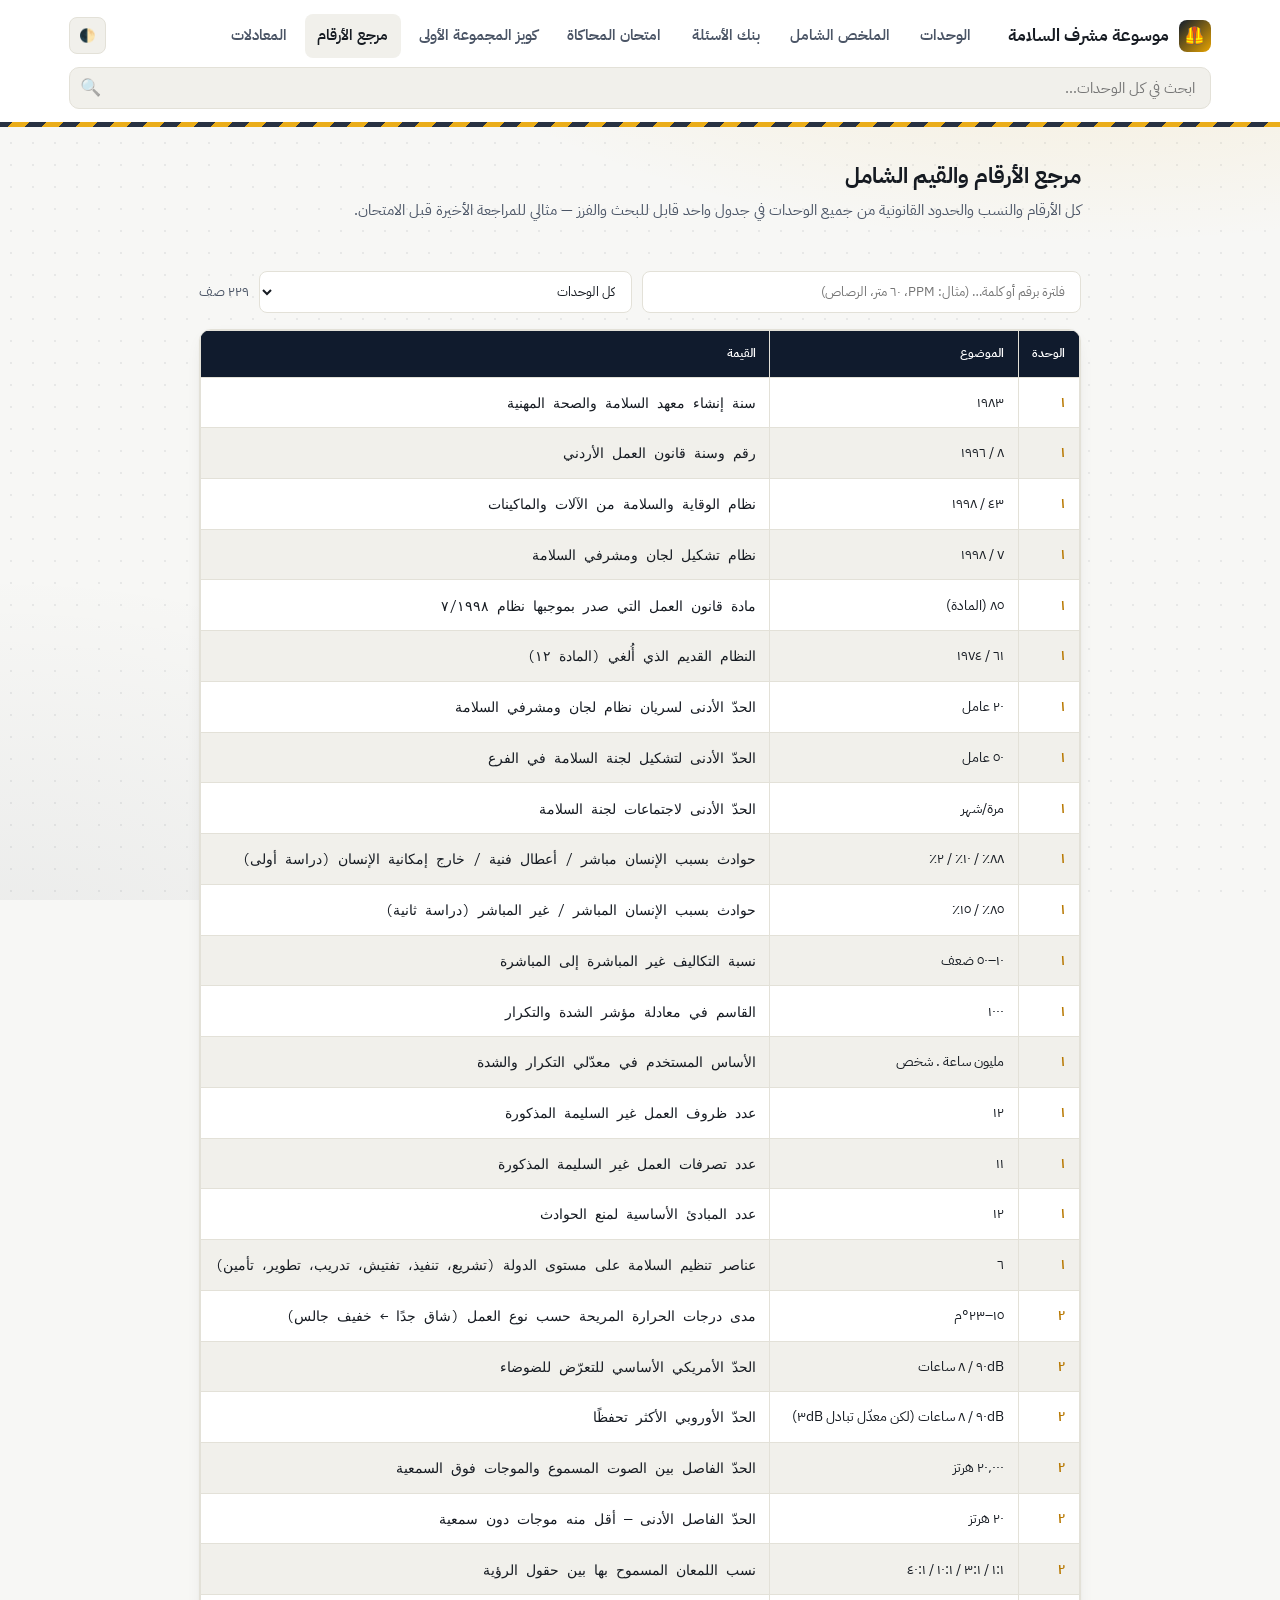
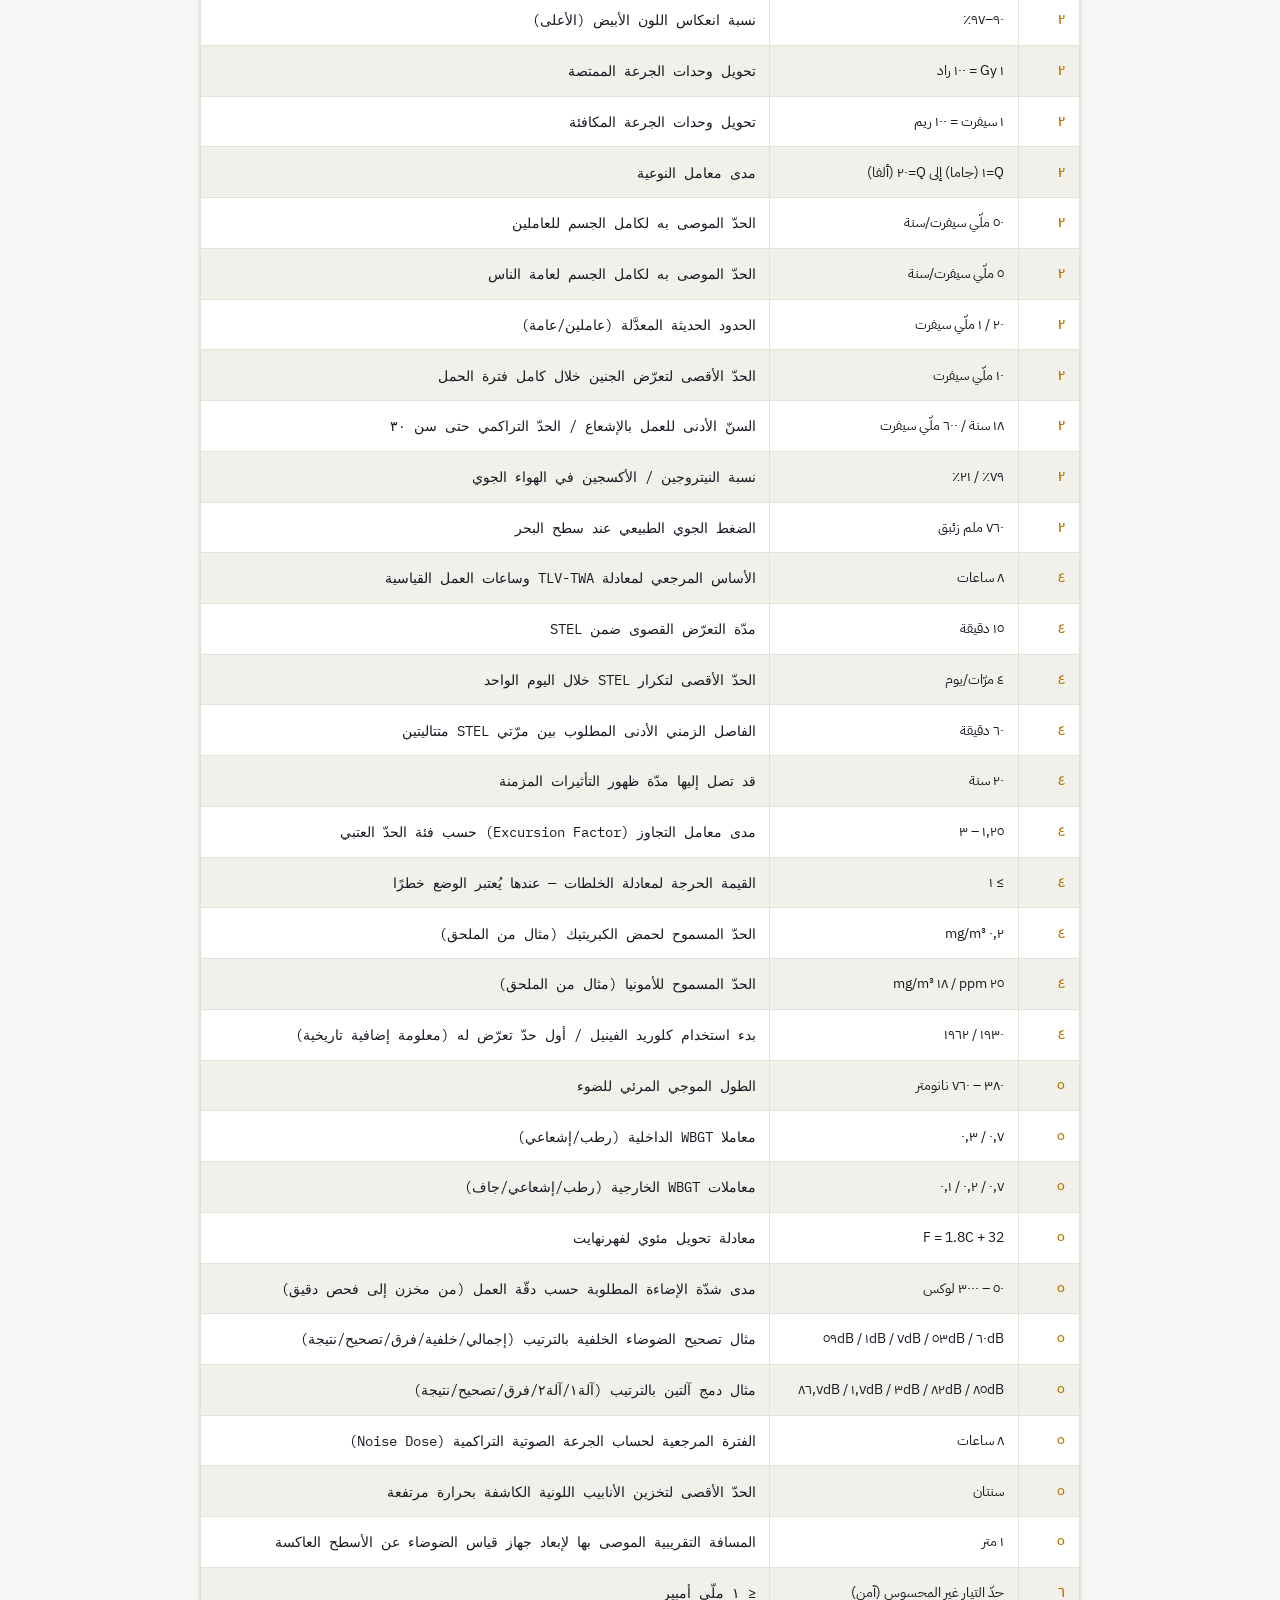
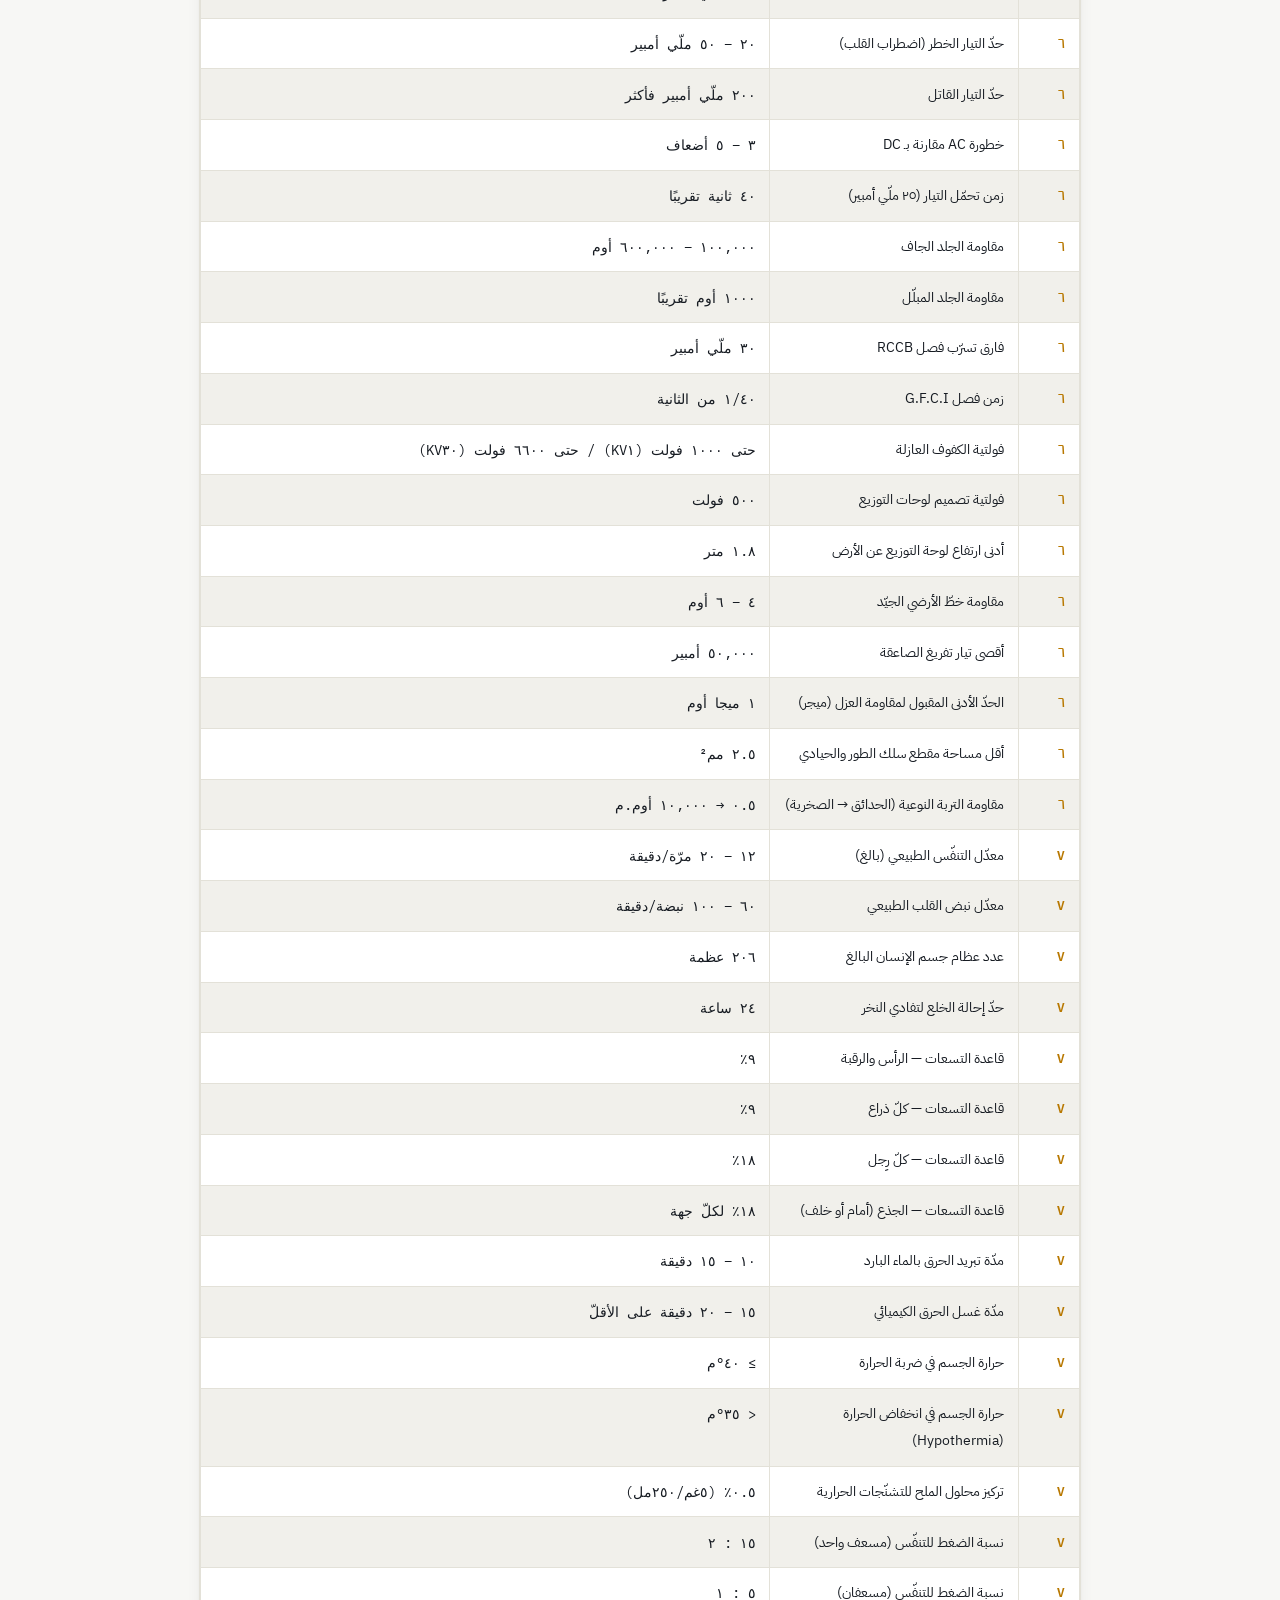
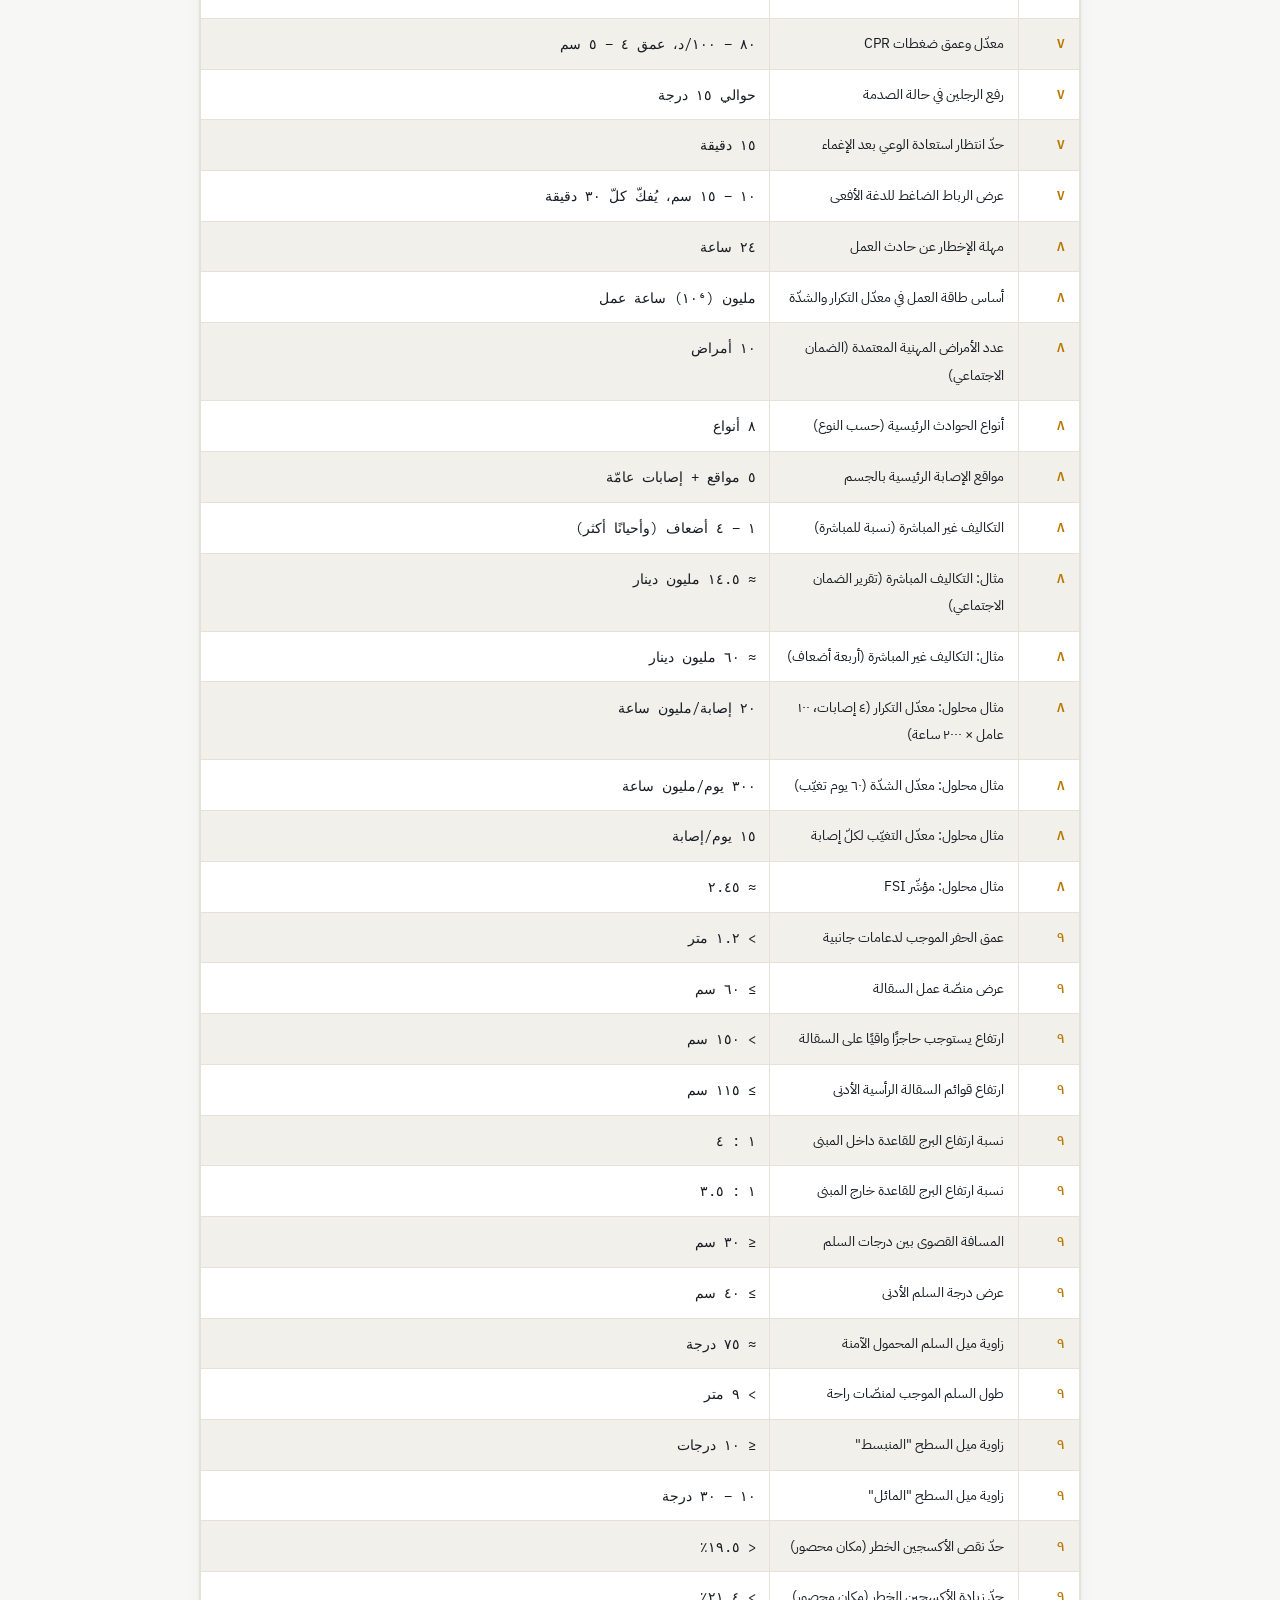
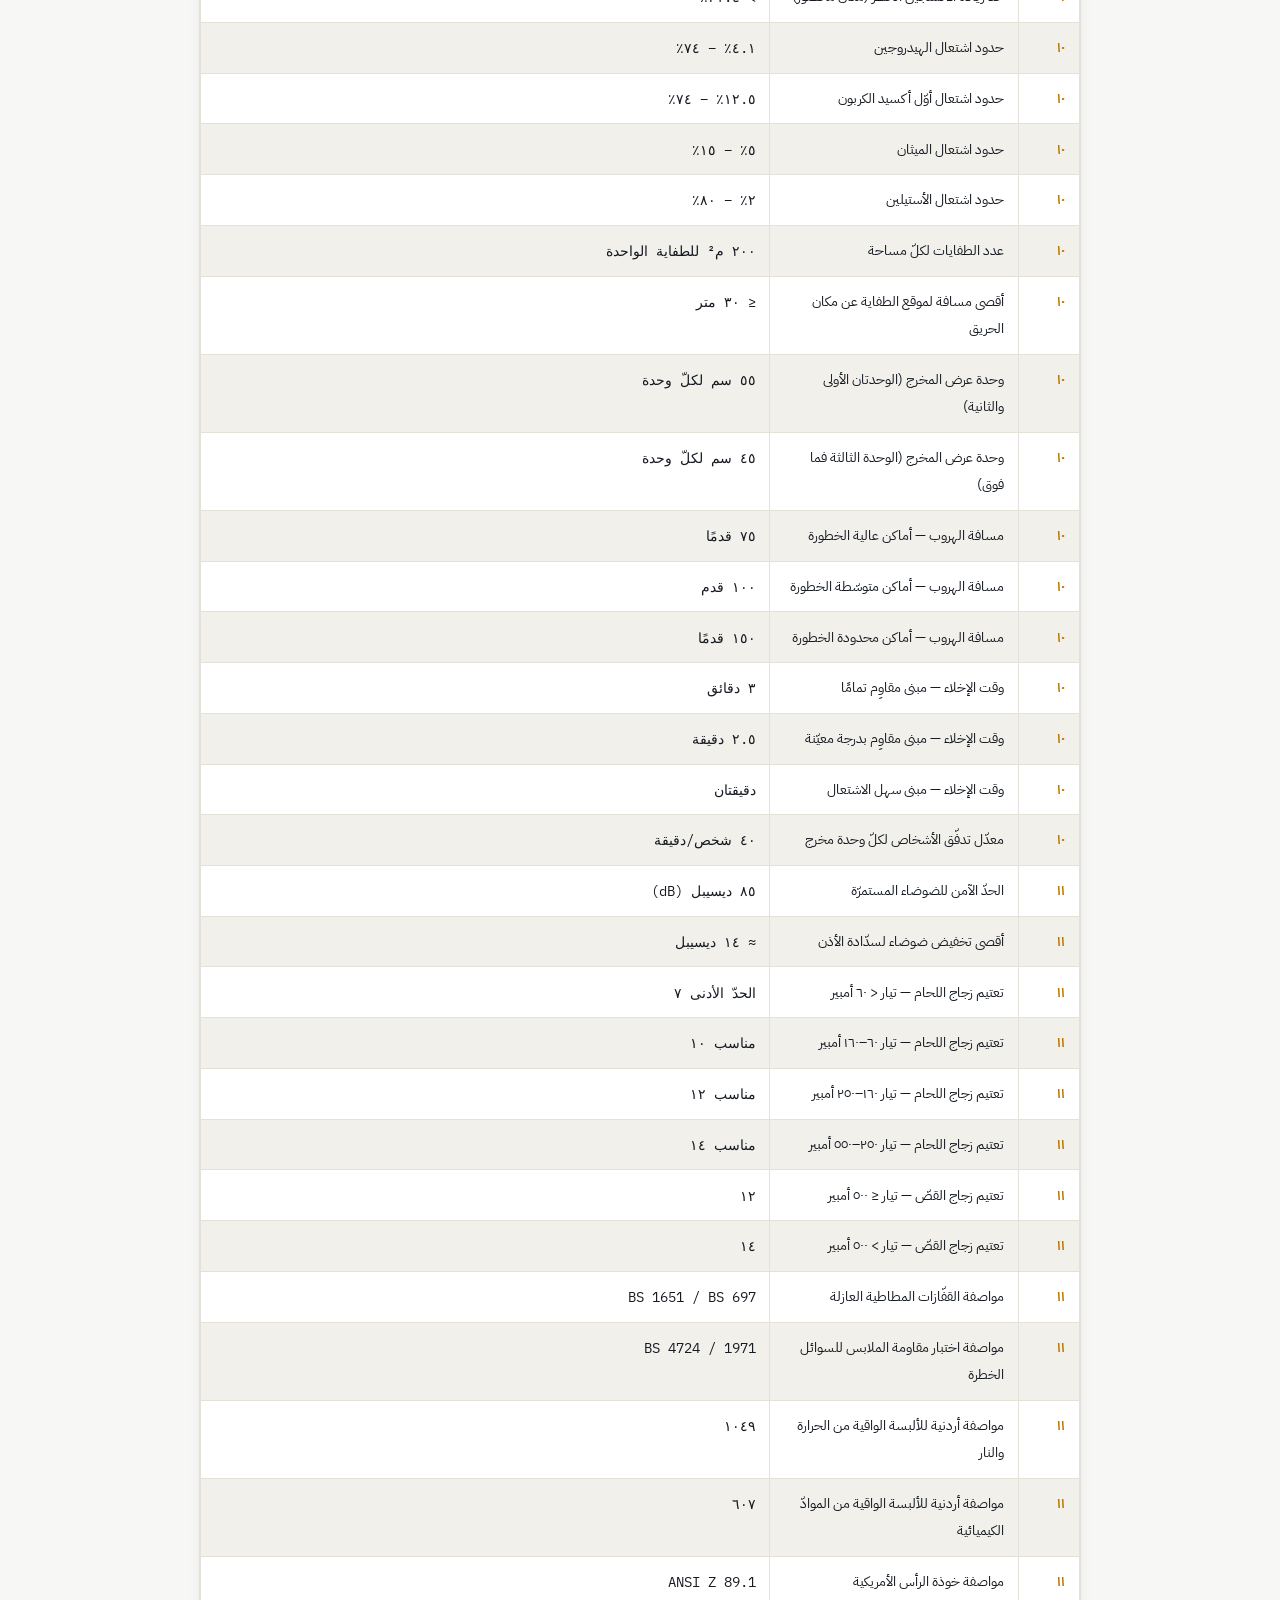
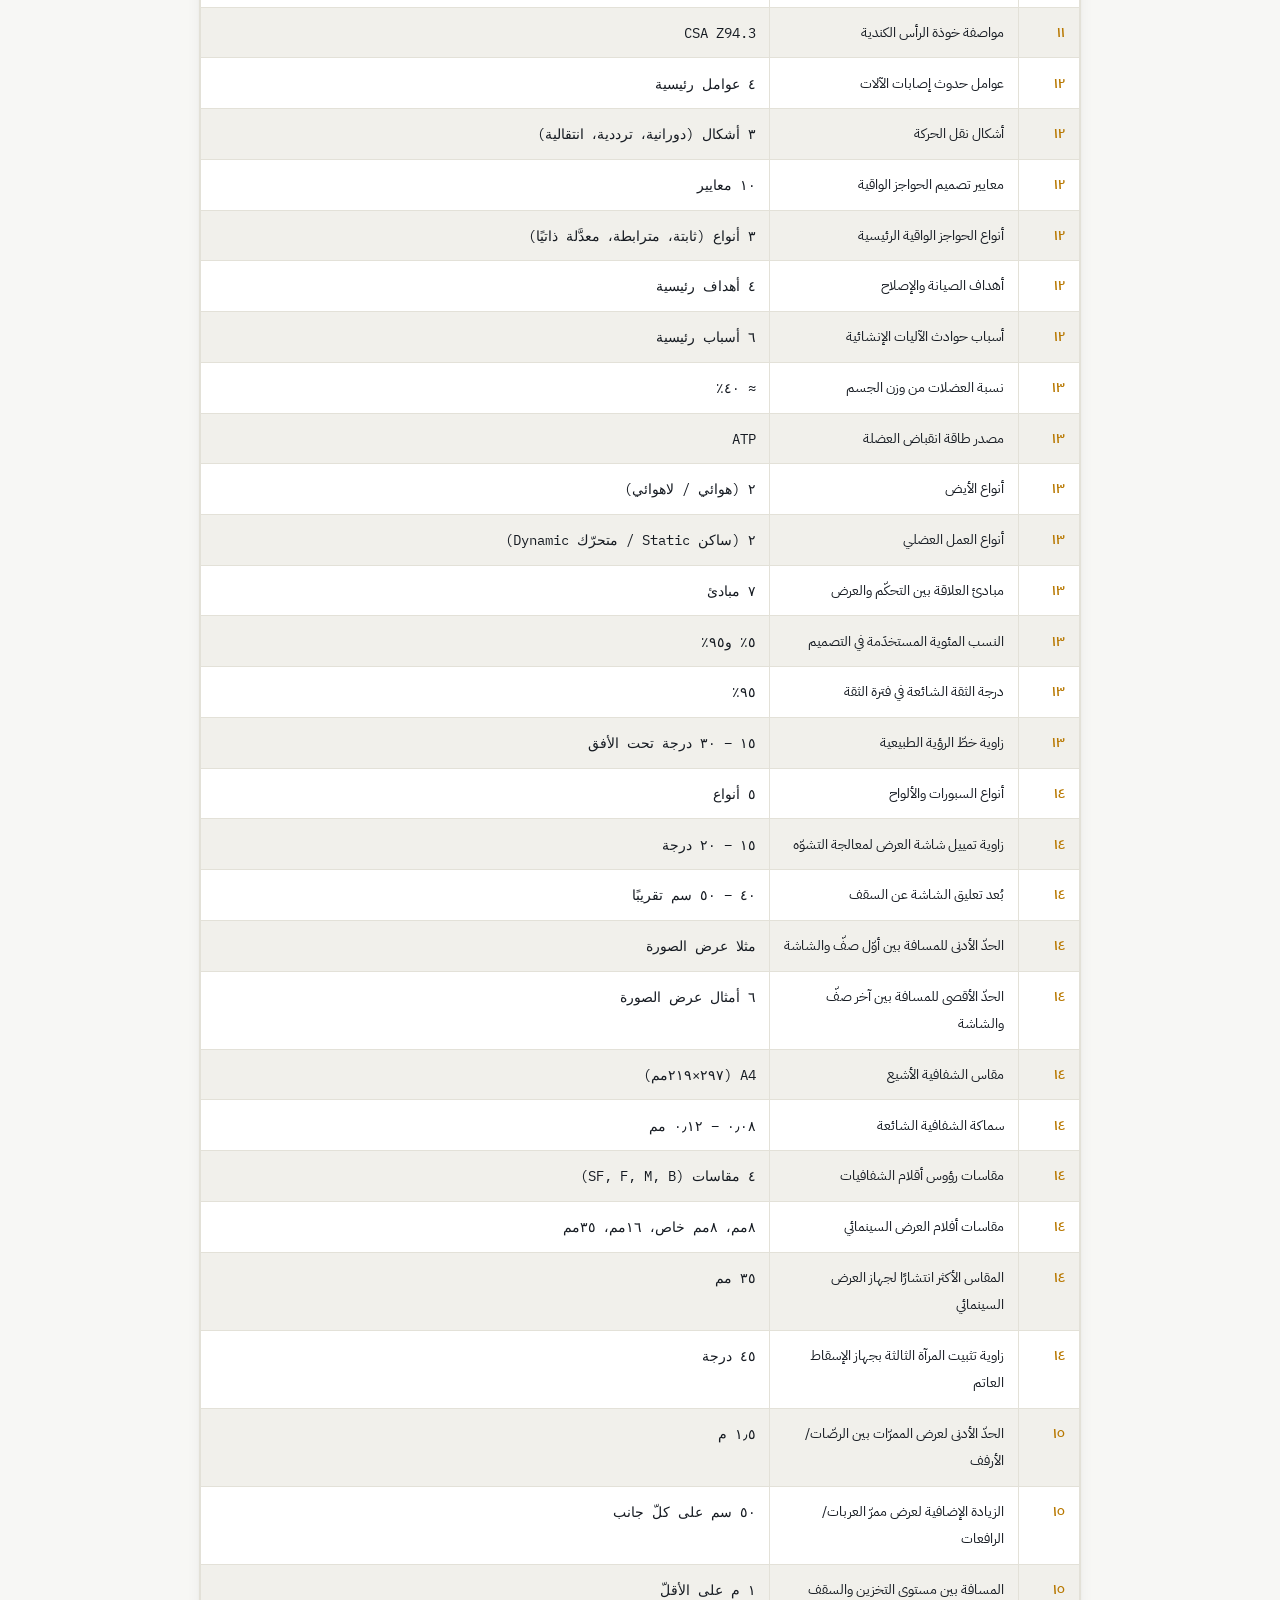
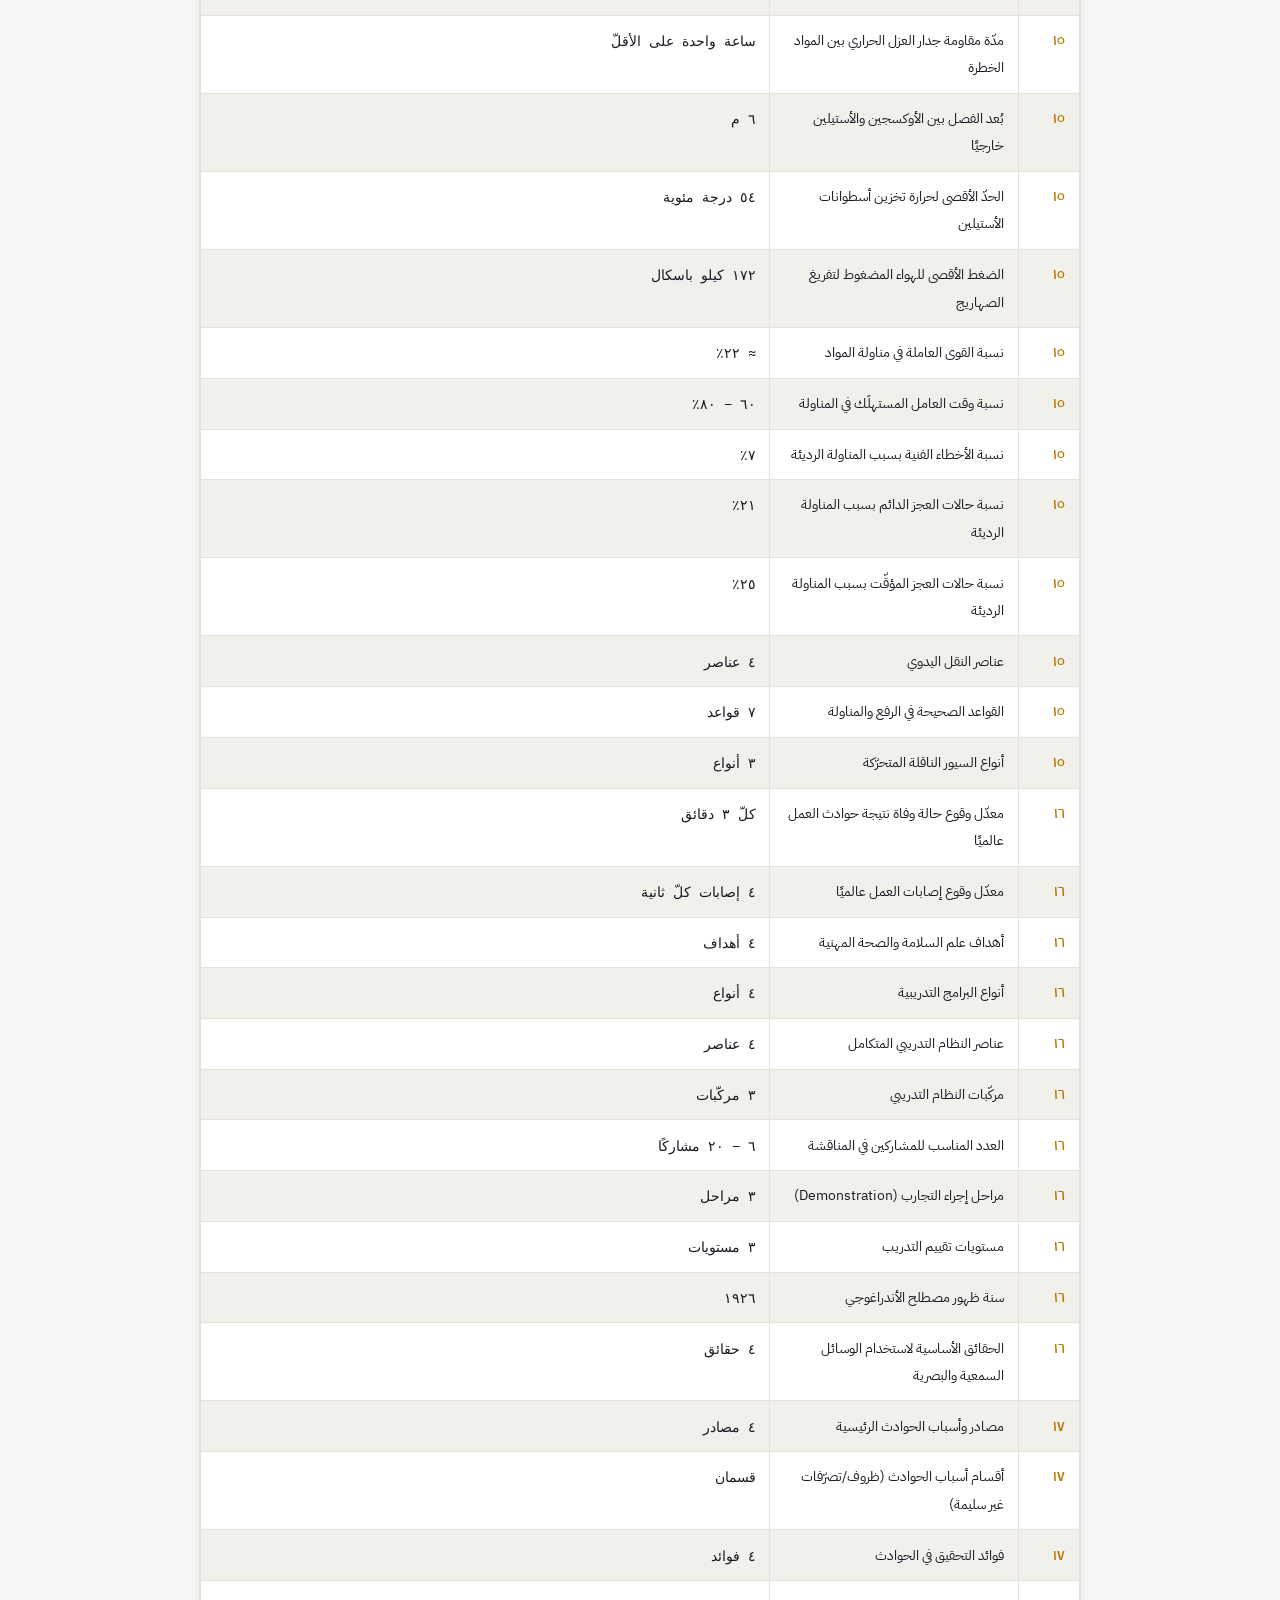
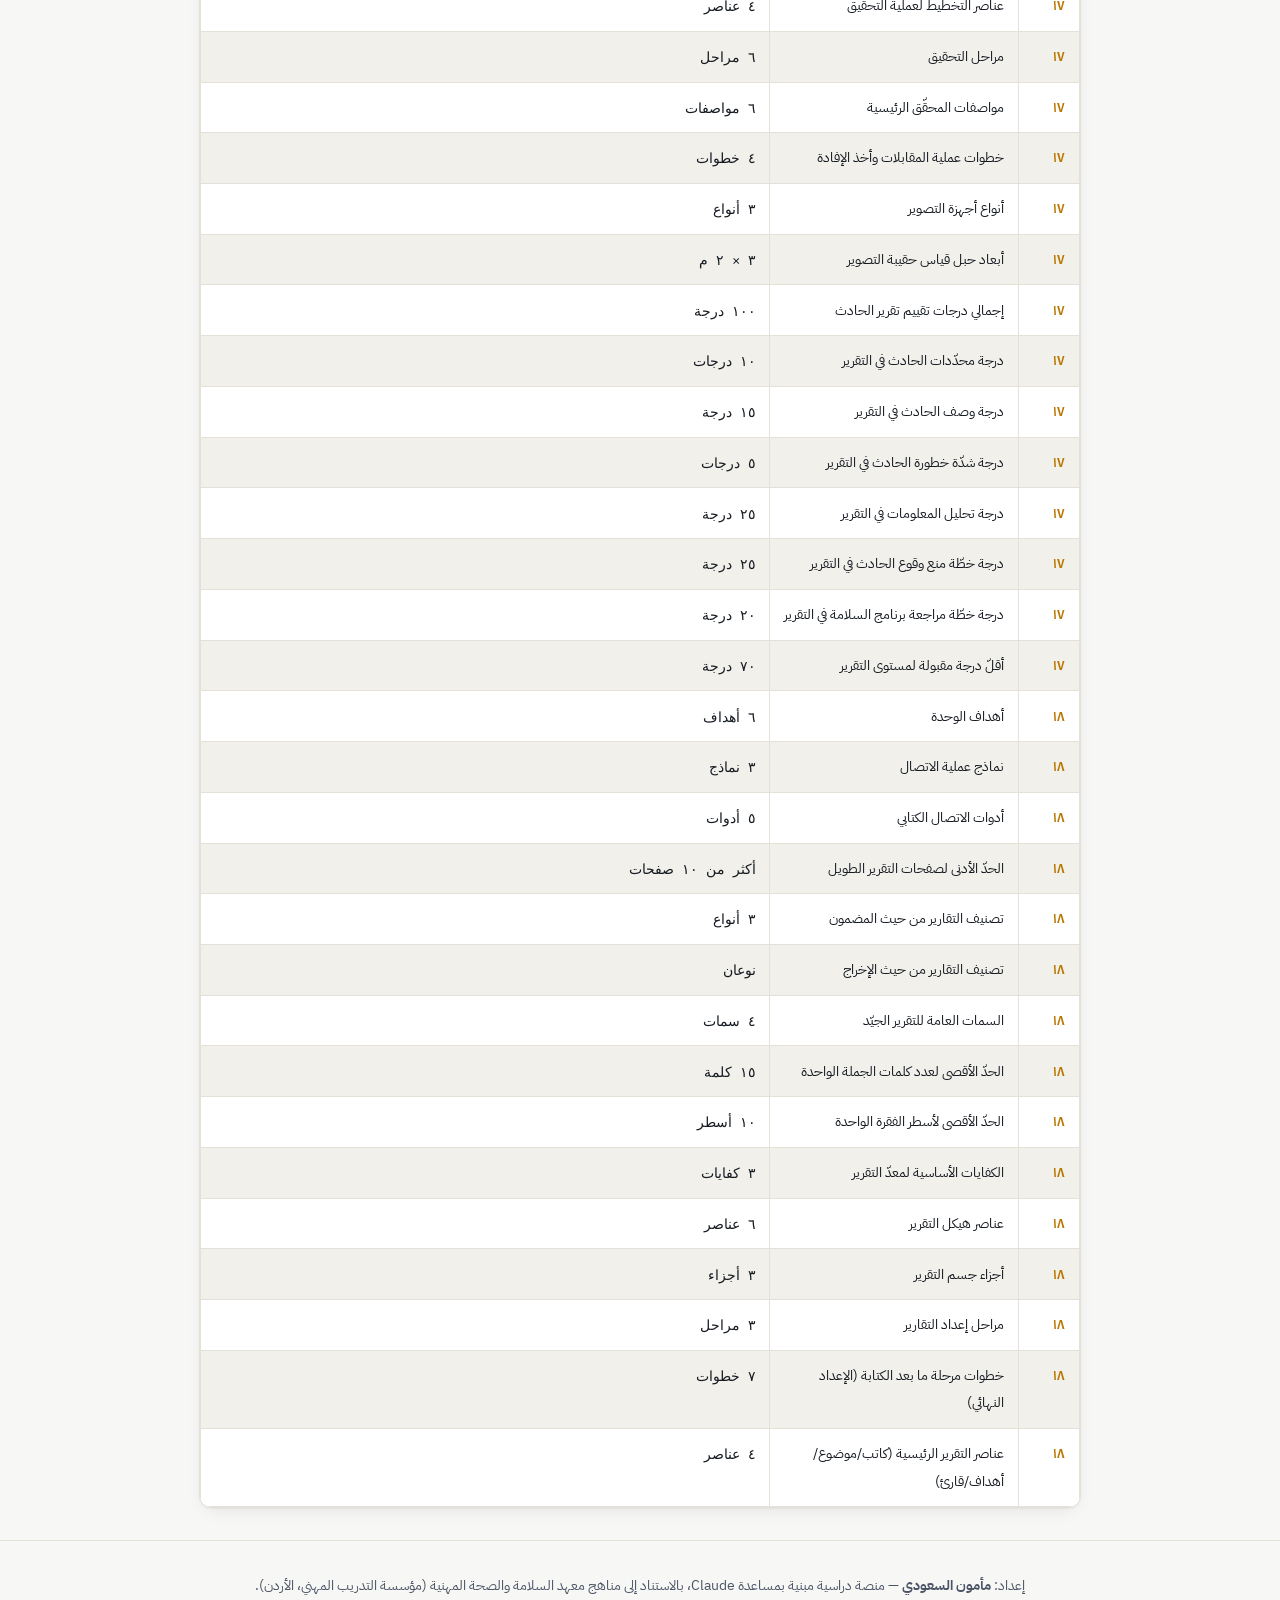
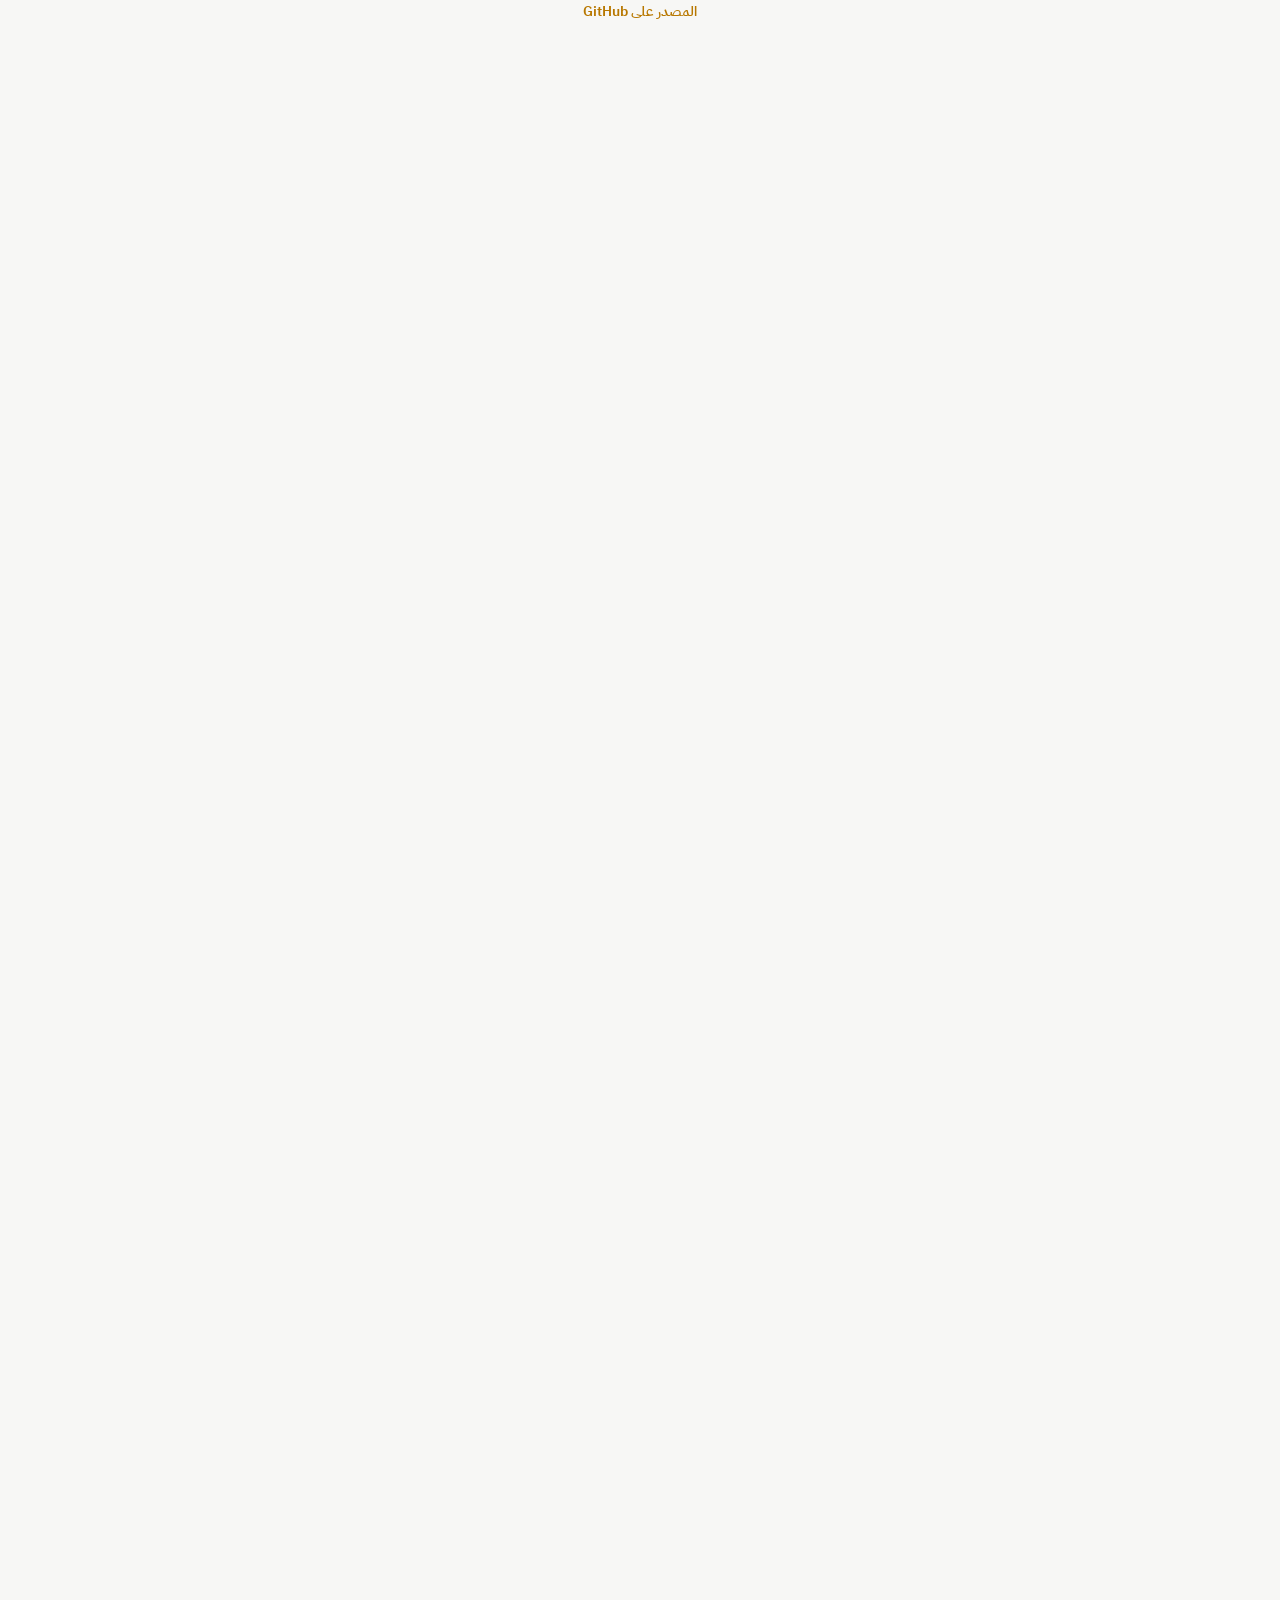
<file: numbers.html>
<!DOCTYPE html>
<html lang="ar" dir="rtl">
<head>
<meta charset="UTF-8">
<meta name="viewport" content="width=device-width, initial-scale=1">
<title>مرجع الأرقام والقيم — موسوعة مشرف السلامة</title>
<link rel="preconnect" href="https://fonts.googleapis.com">
<link rel="preconnect" href="https://fonts.gstatic.com" crossorigin>
<link href="https://fonts.googleapis.com/css2?family=IBM+Plex+Sans+Arabic:wght@400;500;600;700;800&family=IBM+Plex+Mono:wght@500&display=swap" rel="stylesheet">
<link rel="stylesheet" href="assets/style.css?v=3">
</head>
<body>

<header class="site">
  <div class="header-row">
    <a class="brand" href="index.html"><span class="logo">🦺</span><span>موسوعة مشرف السلامة</span></a>
    <button class="hamburger" id="hamburger" aria-label="القائمة">☰</button>
    <nav class="top" id="topNav">
      <a href="index.html">الوحدات</a>
      <a href="summary.html">الملخص الشامل</a>
      <a href="quiz.html">بنك الأسئلة</a>
      <a href="exam.html">امتحان المحاكاة</a>
      <a href="group1-quiz.html">كويز المجموعة الأولى</a>
      <a href="numbers.html" class="active">مرجع الأرقام</a>
      <a href="equations.html">المعادلات</a>
    </nav>
    <div class="search-wrap">
      <input id="globalSearch" type="text" placeholder="ابحث في كل الوحدات…" autocomplete="off">
      <span class="search-icon">🔍</span>
      <div class="search-results" id="searchResults"></div>
    </div>
    <button class="theme-btn" id="themeToggle" title="تبديل الوضع الليلي/النهاري">🌓</button>
  </div>
</header>

<main class="wrap" style="max-width:920px;">
  <section class="section-h" style="padding-top:1.8rem;">
    <h2>مرجع الأرقام والقيم الشامل</h2>
    <p style="color:var(--ink-soft); font-size:.92rem;">كل الأرقام والنسب والحدود القانونية من جميع الوحدات في جدول واحد قابل للبحث والفرز — مثالي للمراجعة الأخيرة قبل الامتحان.</p>
  </section>

  <div class="num-toolbar">
    <input type="text" id="numSearch" placeholder="فلترة برقم أو كلمة… (مثال: PPM، ٦٠ متر، الرصاص)" style="flex:1; min-width:220px; padding:.55rem .9rem; border-radius:8px; border:1px solid var(--line); background:var(--surface); color:var(--ink); font-family:inherit;">
    <select id="unitFilterNum" style="padding:.55rem .8rem; border-radius:8px; border:1px solid var(--line); background:var(--surface); color:var(--ink); font-family:inherit;">
      <option value="all">كل الوحدات</option>
    </select>
    <span id="numCount" style="align-self:center; color:var(--ink-soft); font-size:.85rem;"></span>
  </div>

  <div class="num-table-wrap">
    <table id="numTable">
      <thead><tr><th>الوحدة</th><th>الموضوع</th><th>القيمة</th></tr></thead>
      <tbody id="numBody"><tr><td colspan="3" class="loading">جاري التحميل…</td></tr></tbody>
    </table>
  </div>
</main>

<footer class="site">
  <div class="wrap">
    إعداد: <strong>مأمون السعودي</strong> — منصة دراسية مبنية بمساعدة Claude، بالاستناد إلى مناهج معهد السلامة والصحة المهنية (مؤسسة التدريب المهني، الأردن).<br>
    <a href="https://github.com/mam87/osh-supervisor-study" target="_blank" rel="noopener">المصدر على GitHub</a>
  </div>
</footer>

<script src="assets/app.js?v=2"></script>
<script>
function toAr(n){ const d=['٠','١','٢','٣','٤','٥','٦','٧','٨','٩']; return String(n).split('').map(c=>/[0-9]/.test(c)?d[+c]:c).join(''); }
let ALL_NUM = [];

(async function(){
  ALL_NUM = await loadJSON('numbers.json');
  const sel = document.getElementById('unitFilterNum');
  const units = [...new Set(ALL_NUM.map(r => r.unit))].sort((a,b)=>a-b);
  for(const u of units){
    const title = ALL_NUM.find(r => r.unit === u).unitTitle;
    const opt = document.createElement('option');
    opt.value = u; opt.textContent = `الوحدة ${toAr(u)}: ${title}`;
    sel.appendChild(opt);
  }
  render();
})();

function render(){
  const q = normalizeAr(document.getElementById('numSearch').value);
  const uf = document.getElementById('unitFilterNum').value;
  let rows = ALL_NUM;
  if(uf !== 'all') rows = rows.filter(r => String(r.unit) === uf);
  if(q) rows = rows.filter(r => normalizeAr(r.topic + ' ' + r.value).includes(q));
  document.getElementById('numCount').textContent = toAr(rows.length) + ' صف';
  const body = document.getElementById('numBody');
  if(rows.length === 0){
    body.innerHTML = '<tr><td colspan="3" class="empty-state">لا توجد نتائج.</td></tr>';
    return;
  }
  body.innerHTML = rows.map(r => `<tr>
    <td><a href="unit.html?u=${r.unit}" style="color:var(--brand-2-deep); font-weight:600; text-decoration:none; white-space:nowrap;">${toAr(r.unit)}</a></td>
    <td>${escapeHtml(r.topic)}</td>
    <td style="font-family:'IBM Plex Mono',monospace; white-space:nowrap;">${escapeHtml(r.value)}</td>
  </tr>`).join('');
}
document.getElementById('numSearch').addEventListener('input', render);
document.getElementById('unitFilterNum').addEventListener('change', render);
</script>
</body>
</html>
</file>
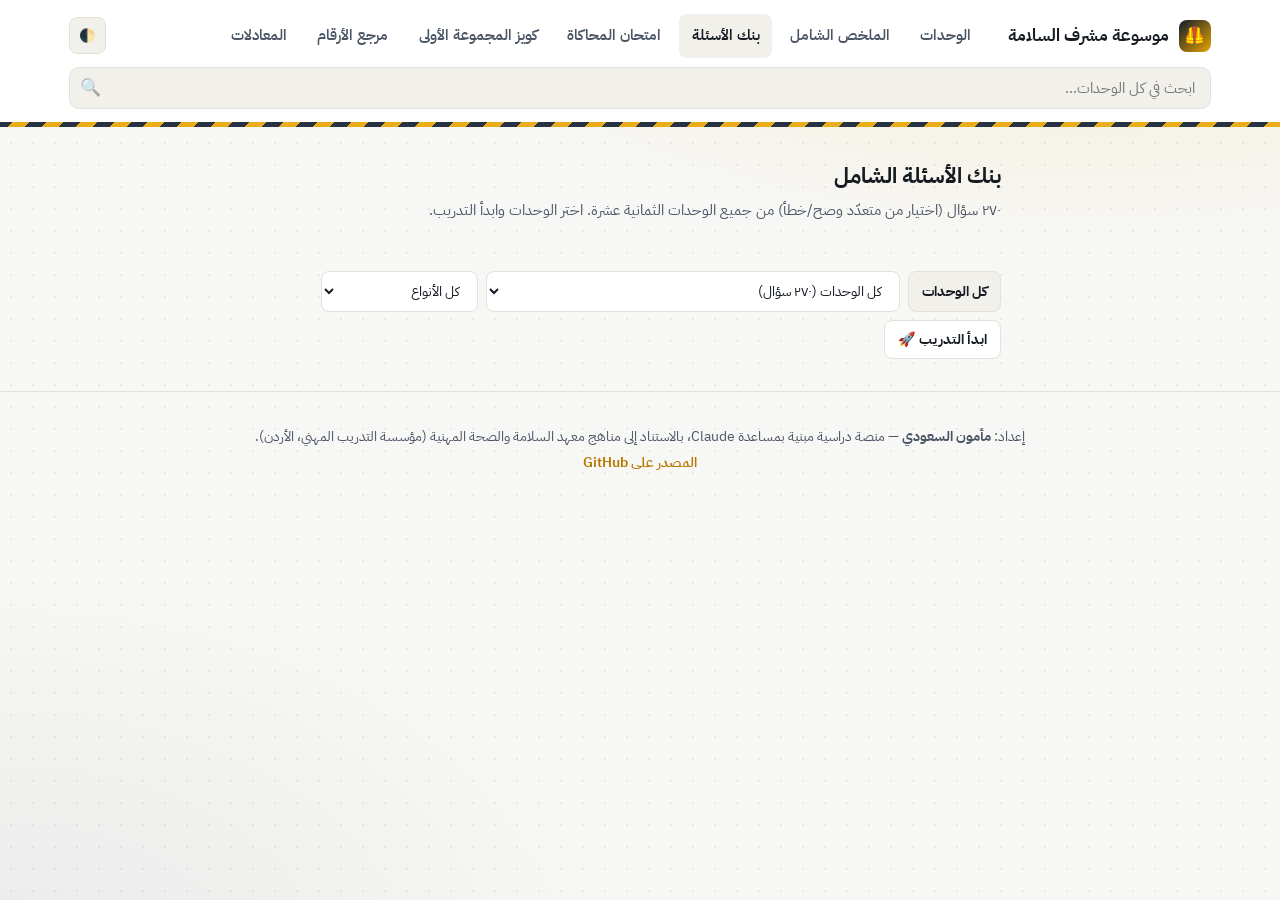
<file: quiz.html>
<!DOCTYPE html>
<html lang="ar" dir="rtl">
<head>
<meta charset="UTF-8">
<meta name="viewport" content="width=device-width, initial-scale=1">
<title>بنك الأسئلة — موسوعة مشرف السلامة</title>
<link rel="preconnect" href="https://fonts.googleapis.com">
<link rel="preconnect" href="https://fonts.gstatic.com" crossorigin>
<link href="https://fonts.googleapis.com/css2?family=IBM+Plex+Sans+Arabic:wght@400;500;600;700;800&family=IBM+Plex+Mono:wght@500&display=swap" rel="stylesheet">
<link rel="stylesheet" href="assets/style.css?v=3">
</head>
<body>

<header class="site">
  <div class="header-row">
    <a class="brand" href="index.html"><span class="logo">🦺</span><span>موسوعة مشرف السلامة</span></a>
    <button class="hamburger" id="hamburger" aria-label="القائمة">☰</button>
    <nav class="top" id="topNav">
      <a href="index.html">الوحدات</a>
      <a href="summary.html">الملخص الشامل</a>
      <a href="quiz.html" class="active">بنك الأسئلة</a>
      <a href="exam.html">امتحان المحاكاة</a>
      <a href="group1-quiz.html">كويز المجموعة الأولى</a>
      <a href="numbers.html">مرجع الأرقام</a>
      <a href="equations.html">المعادلات</a>
    </nav>
    <div class="search-wrap">
      <input id="globalSearch" type="text" placeholder="ابحث في كل الوحدات…" autocomplete="off">
      <span class="search-icon">🔍</span>
      <div class="search-results" id="searchResults"></div>
    </div>
    <button class="theme-btn" id="themeToggle" title="تبديل الوضع الليلي/النهاري">🌓</button>
  </div>
</header>

<main class="wrap" style="max-width:760px;">
  <section class="section-h" style="padding-top:1.8rem;">
    <h2>بنك الأسئلة الشامل</h2>
    <p style="color:var(--ink-soft); font-size:.92rem;">٢٧٠ سؤال (اختيار من متعدّد وصح/خطأ) من جميع الوحدات الثمانية عشرة. اختر الوحدات وابدأ التدريب.</p>
  </section>

  <div class="filters">
    <select id="unitFilter" multiple size="1" style="display:none;"></select>
    <button class="btn secondary" id="btnAllUnits">كل الوحدات</button>
    <select id="unitPicker">
      <option value="all">كل الوحدات (٢٧٠ سؤال)</option>
    </select>
    <select id="typeFilter">
      <option value="all">كل الأنواع</option>
      <option value="mcq">اختيار من متعدّد فقط</option>
      <option value="tf">صح/خطأ فقط</option>
    </select>
    <button class="btn" id="btnStart">ابدأ التدريب 🚀</button>
  </div>

  <div id="quizArea"></div>
</main>

<footer class="site">
  <div class="wrap">
    إعداد: <strong>مأمون السعودي</strong> — منصة دراسية مبنية بمساعدة Claude، بالاستناد إلى مناهج معهد السلامة والصحة المهنية (مؤسسة التدريب المهني، الأردن).<br>
    <a href="https://github.com/mam87/osh-supervisor-study" target="_blank" rel="noopener">المصدر على GitHub</a>
  </div>
</footer>

<script src="assets/app.js?v=2"></script>
<script>
function toAr(n){ const d=['٠','١','٢','٣','٤','٥','٦','٧','٨','٩']; return String(n).split('').map(c=>/[0-9]/.test(c)?d[+c]:c).join(''); }
function shuffle(arr){ const a = arr.slice(); for(let i=a.length-1;i>0;i--){ const j = Math.floor(Math.random()*(i+1)); [a[i],a[j]]=[a[j],a[i]]; } return a; }

let ALL_Q = [];
let session = null; // {items, idx, score, answered}

(async function(){
  ALL_Q = await loadJSON('questions.json');
  const picker = document.getElementById('unitPicker');
  const units = [...new Set(ALL_Q.map(q => q.unit))].sort((a,b)=>a-b);
  for(const u of units){
    const title = ALL_Q.find(q => q.unit === u).unitTitle;
    const count = ALL_Q.filter(q => q.unit === u).length;
    const opt = document.createElement('option');
    opt.value = u;
    opt.textContent = `الوحدة ${toAr(u)}: ${title} (${toAr(count)})`;
    picker.appendChild(opt);
  }
})();

document.getElementById('btnStart').addEventListener('click', () => {
  const unitVal = document.getElementById('unitPicker').value;
  const typeVal = document.getElementById('typeFilter').value;
  let pool = ALL_Q;
  if(unitVal !== 'all') pool = pool.filter(q => String(q.unit) === unitVal);
  if(typeVal !== 'all') pool = pool.filter(q => q.type === typeVal);
  if(pool.length === 0){
    document.getElementById('quizArea').innerHTML = '<div class="empty-state">لا توجد أسئلة مطابقة لهذا الفلتر.</div>';
    return;
  }
  session = { items: shuffle(pool), idx: 0, score: 0, answered: false };
  renderQuestion();
});

function renderQuestion(){
  const area = document.getElementById('quizArea');
  if(session.idx >= session.items.length){
    area.innerHTML = `<div class="quiz-card" style="text-align:center;">
      <h2>انتهى التدريب 🎉</h2>
      <p style="font-size:1.3rem; margin:1rem 0;">نتيجتك: <span class="score-badge">${toAr(session.score)} / ${toAr(session.items.length)}</span></p>
      <button class="btn" onclick="document.getElementById('btnStart').click()">تدريب جديد بنفس الفلتر 🔁</button>
    </div>`;
    return;
  }
  const item = session.items[session.idx];
  session.answered = false;
  const opts = item.type === 'tf' ? ['صح', 'خطأ'] : item.options.map(o => o.replace(/^[أابجد]\)\s*/,''));
  area.innerHTML = `<div class="quiz-card">
    <div class="quiz-progress">السؤال ${toAr(session.idx+1)} من ${toAr(session.items.length)} — النتيجة الحالية: ${toAr(session.score)}</div>
    <div class="quiz-unit-tag">الوحدة ${toAr(item.unit)}: ${escapeHtml(item.unitTitle)}</div>
    <div class="quiz-q">${escapeHtml(item.q)}</div>
    <div id="optsWrap">${opts.map((o,i) => `<button class="quiz-opt" data-i="${i}">${escapeHtml(o)}</button>`).join('')}</div>
    <div id="explainWrap"></div>
    <div class="quiz-footer">
      <button class="btn secondary" id="btnSkip">تخطّي ▸</button>
      <span></span>
    </div>
  </div>`;

  const isCorrectIdx = () => {
    if(item.type === 'tf') return item.answer.trim().startsWith('صح') ? 0 : 1;
    // MCQ: find which option letter the answer references, e.g. "الإجابة: ب."
    const m = item.answer.match(/الإجابة:\s*([أابجد])/);
    const map = {'أ':0,'ا':0,'ب':1,'ج':2,'د':3};
    return m ? map[m[1]] : -1;
  };

  document.querySelectorAll('.quiz-opt').forEach(btn => {
    btn.addEventListener('click', () => {
      if(session.answered) return;
      session.answered = true;
      const chosen = parseInt(btn.dataset.i, 10);
      const correct = isCorrectIdx();
      document.querySelectorAll('.quiz-opt').forEach((b,i) => {
        if(i === correct) b.classList.add('correct');
        else if(i === chosen) b.classList.add('wrong');
      });
      if(chosen === correct) session.score++;
      document.getElementById('explainWrap').innerHTML = `<div class="quiz-explain">${escapeHtml(item.answer)}</div>
        <button class="btn" style="margin-top:.9rem;" id="btnNext">السؤال التالي ▸</button>`;
      document.getElementById('btnNext').addEventListener('click', () => { session.idx++; renderQuestion(); });
    });
  });
  document.getElementById('btnSkip').addEventListener('click', () => { session.idx++; renderQuestion(); });
}
</script>
</body>
</html>
</file>
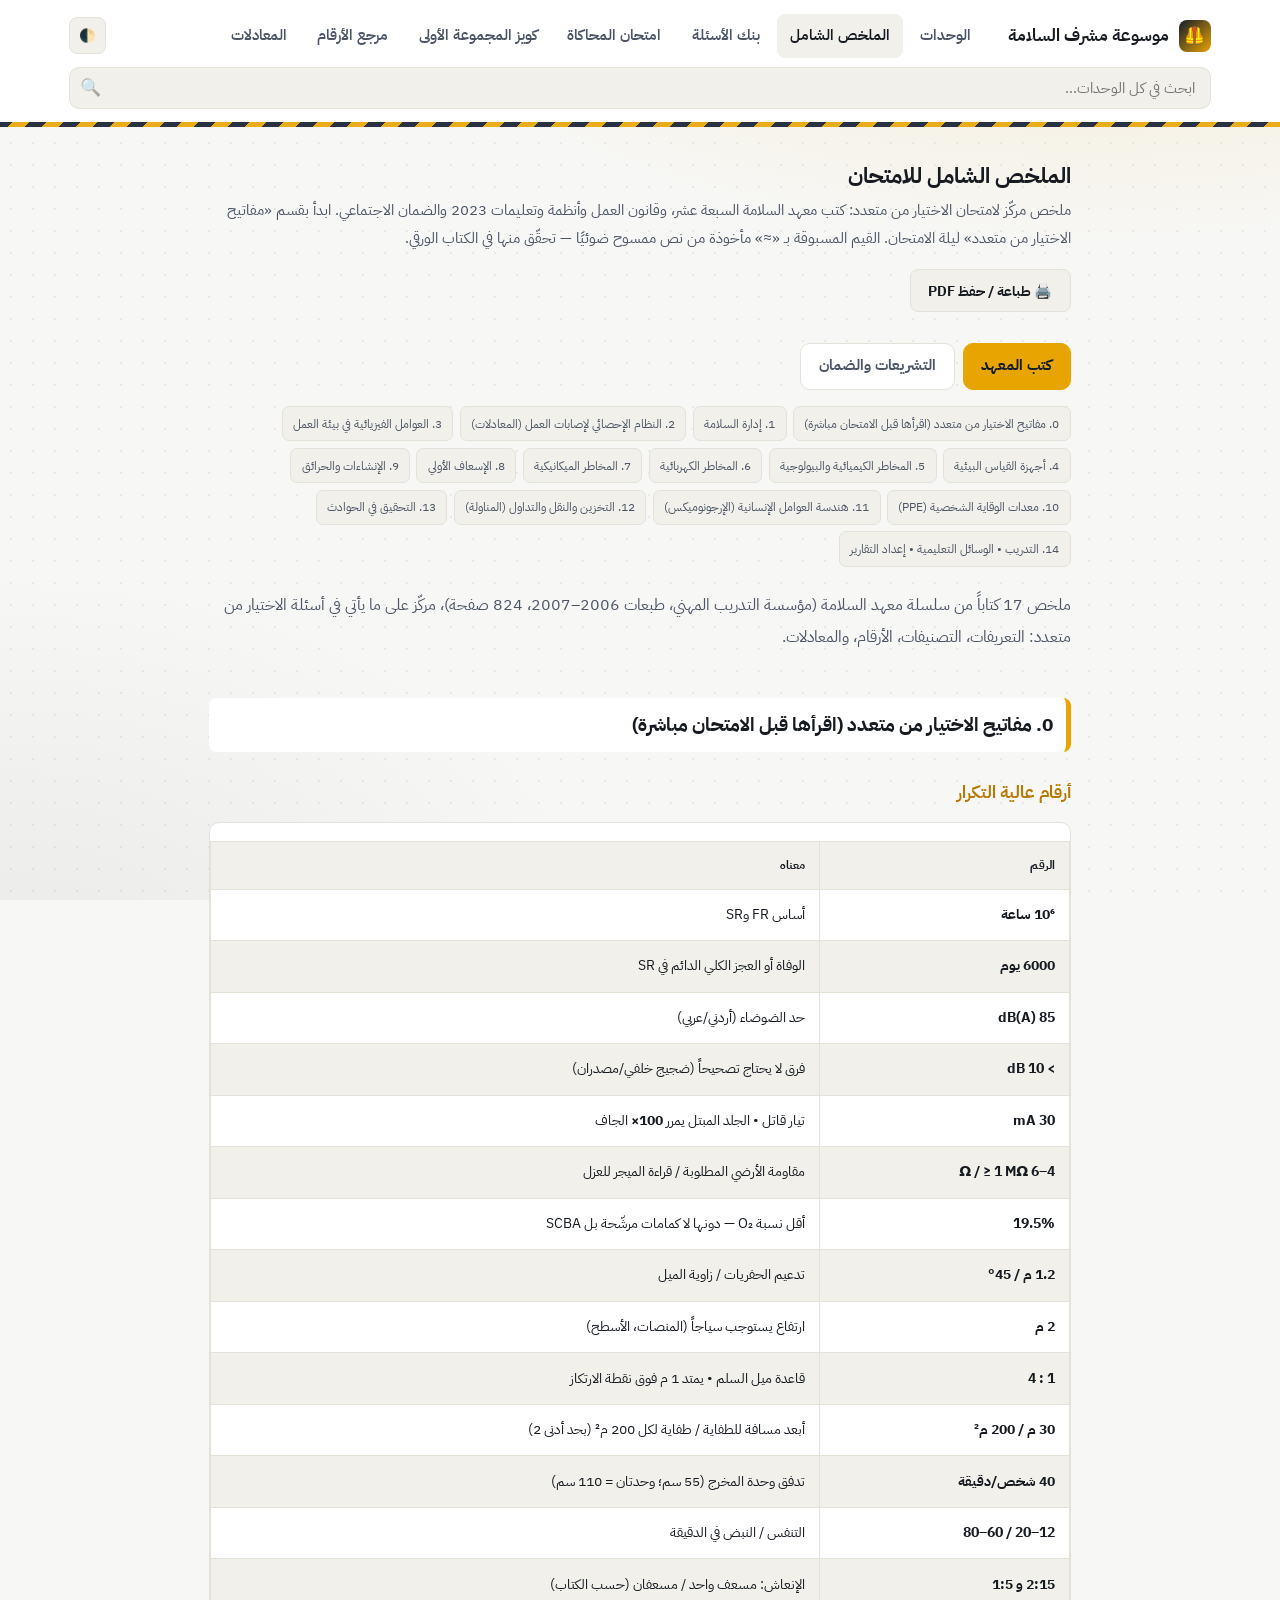
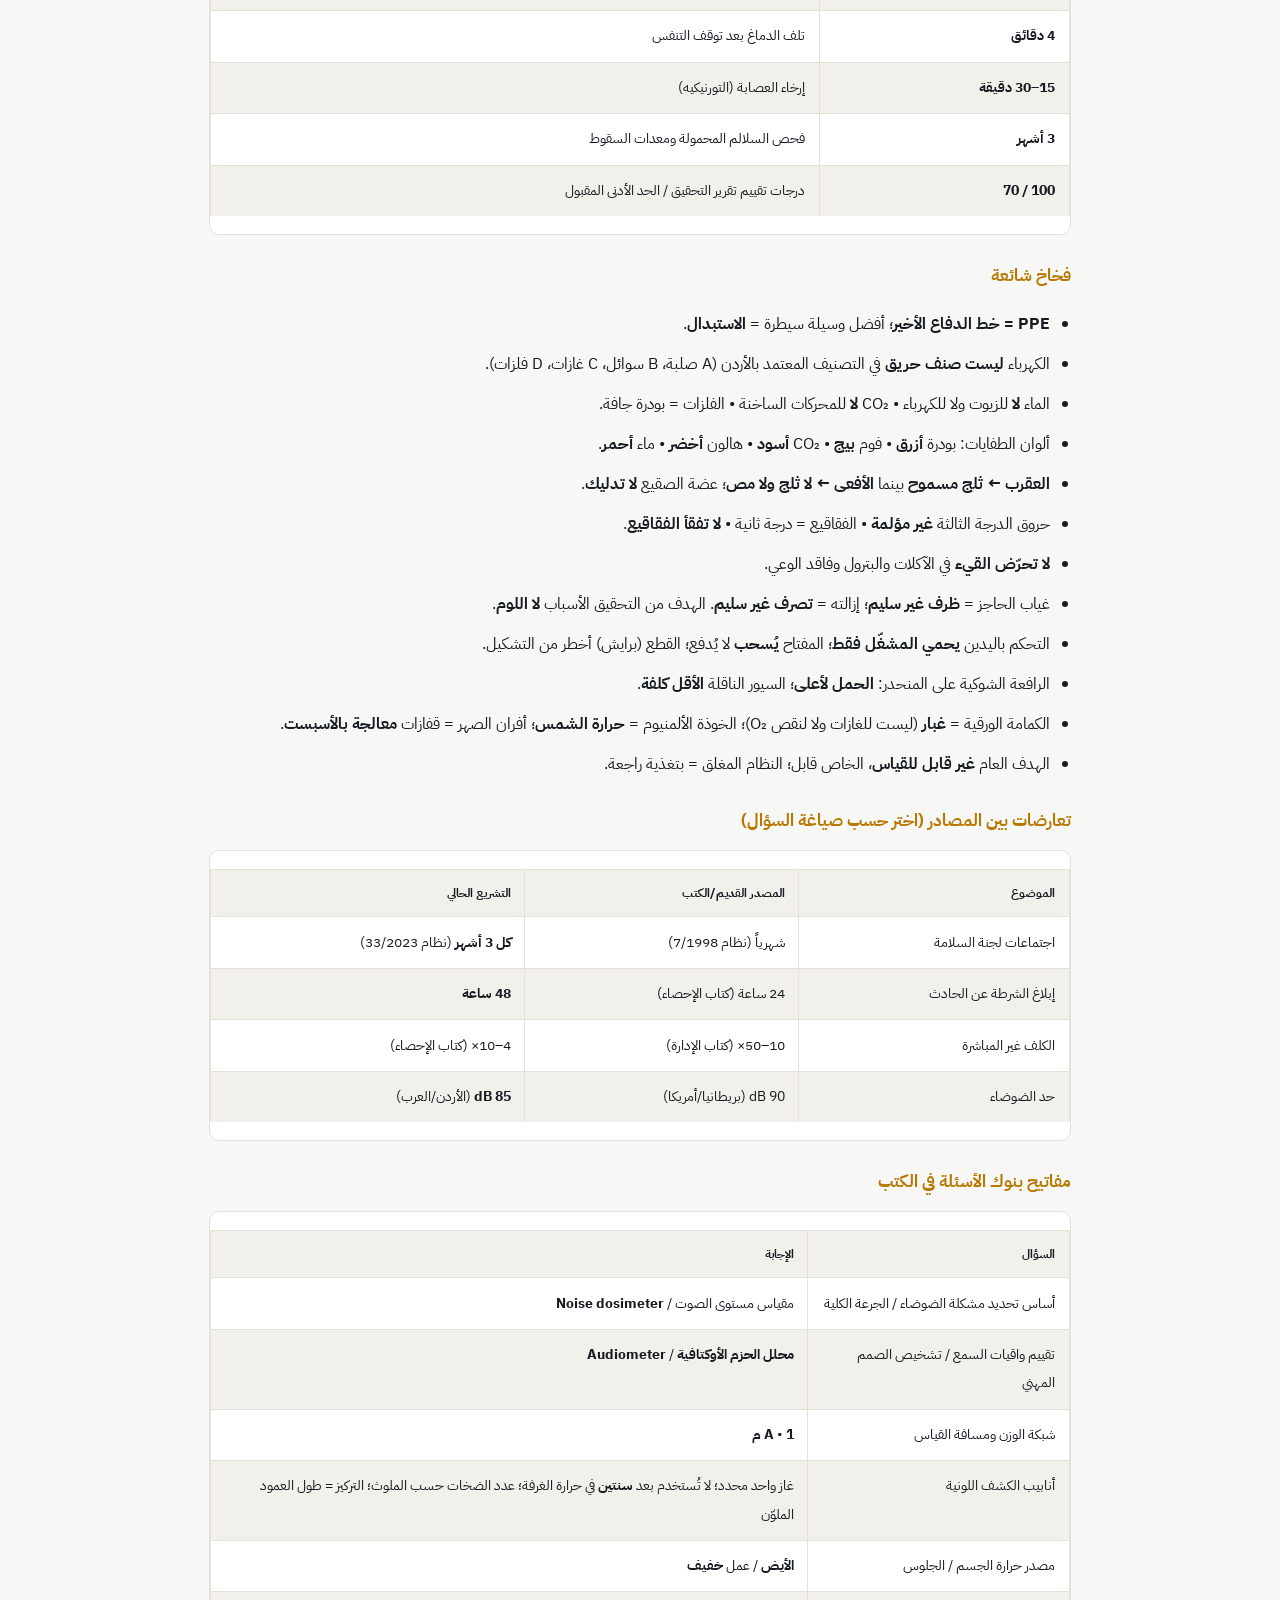
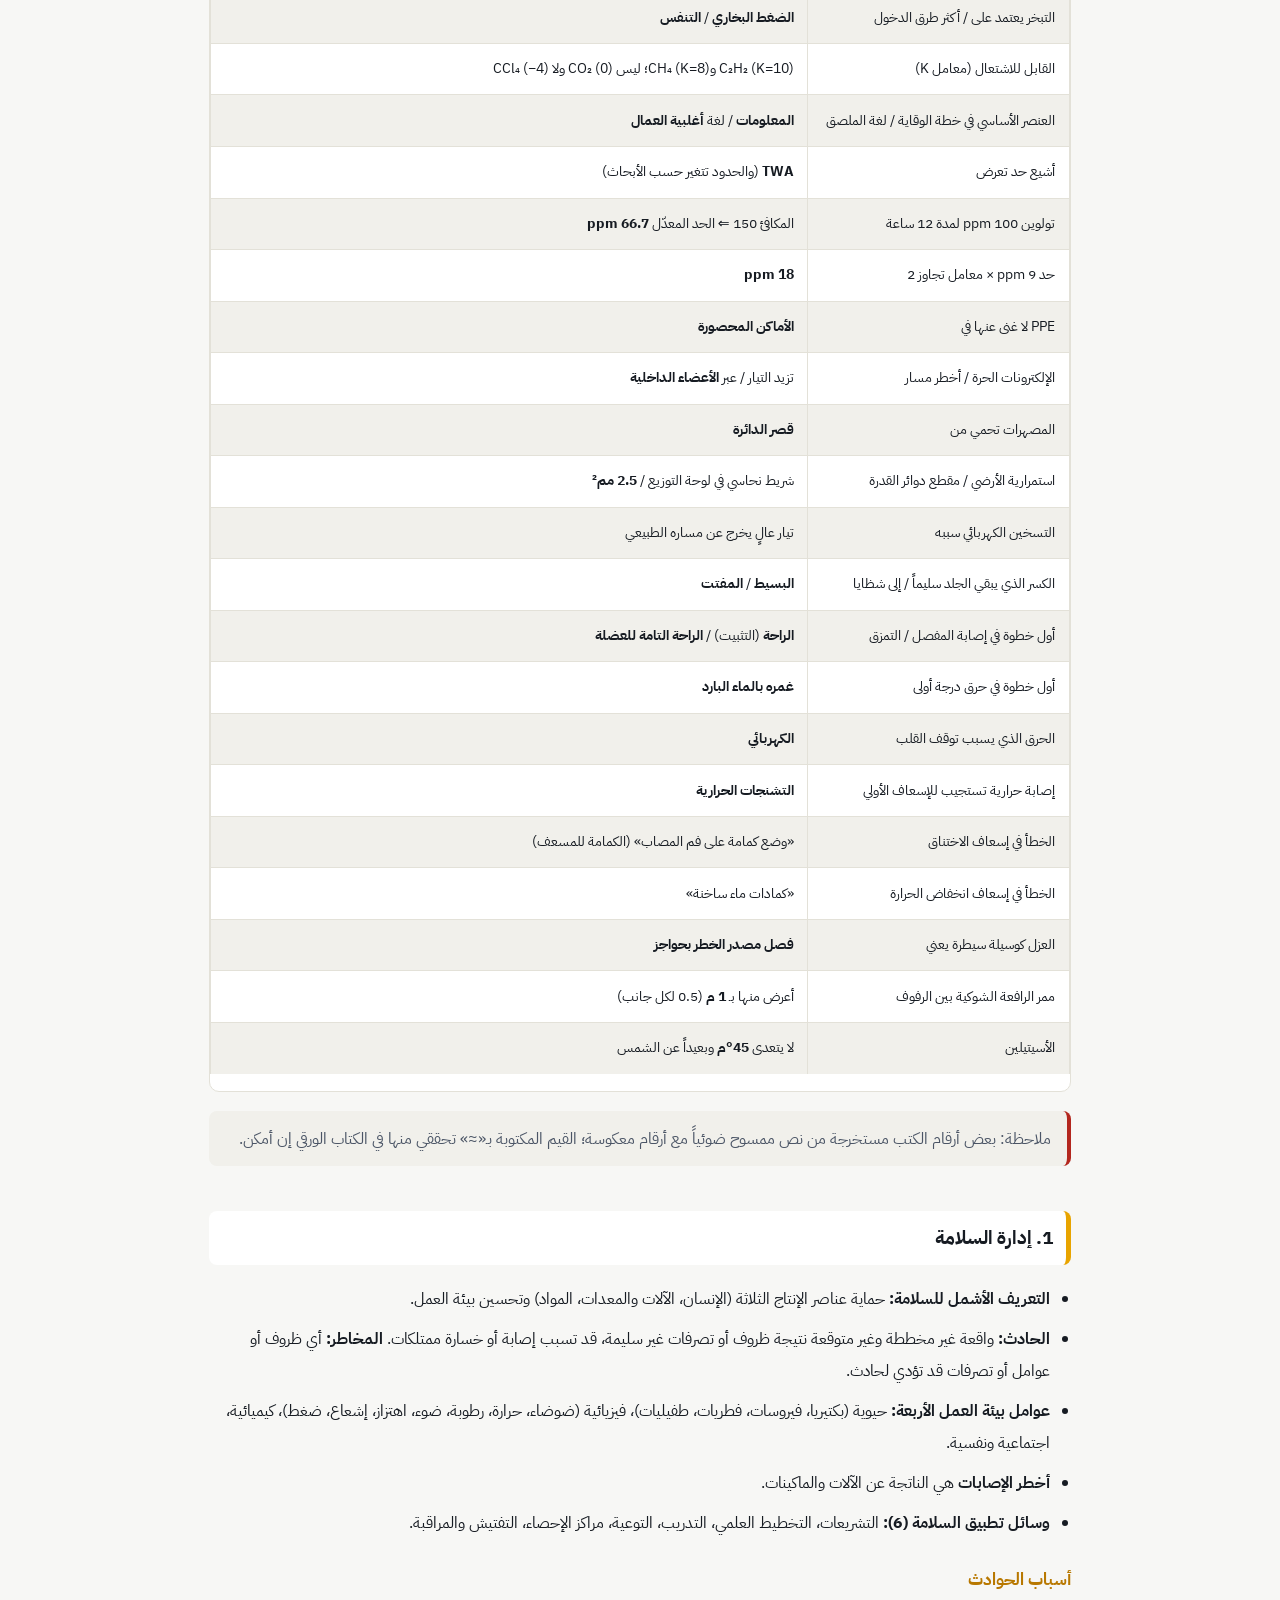
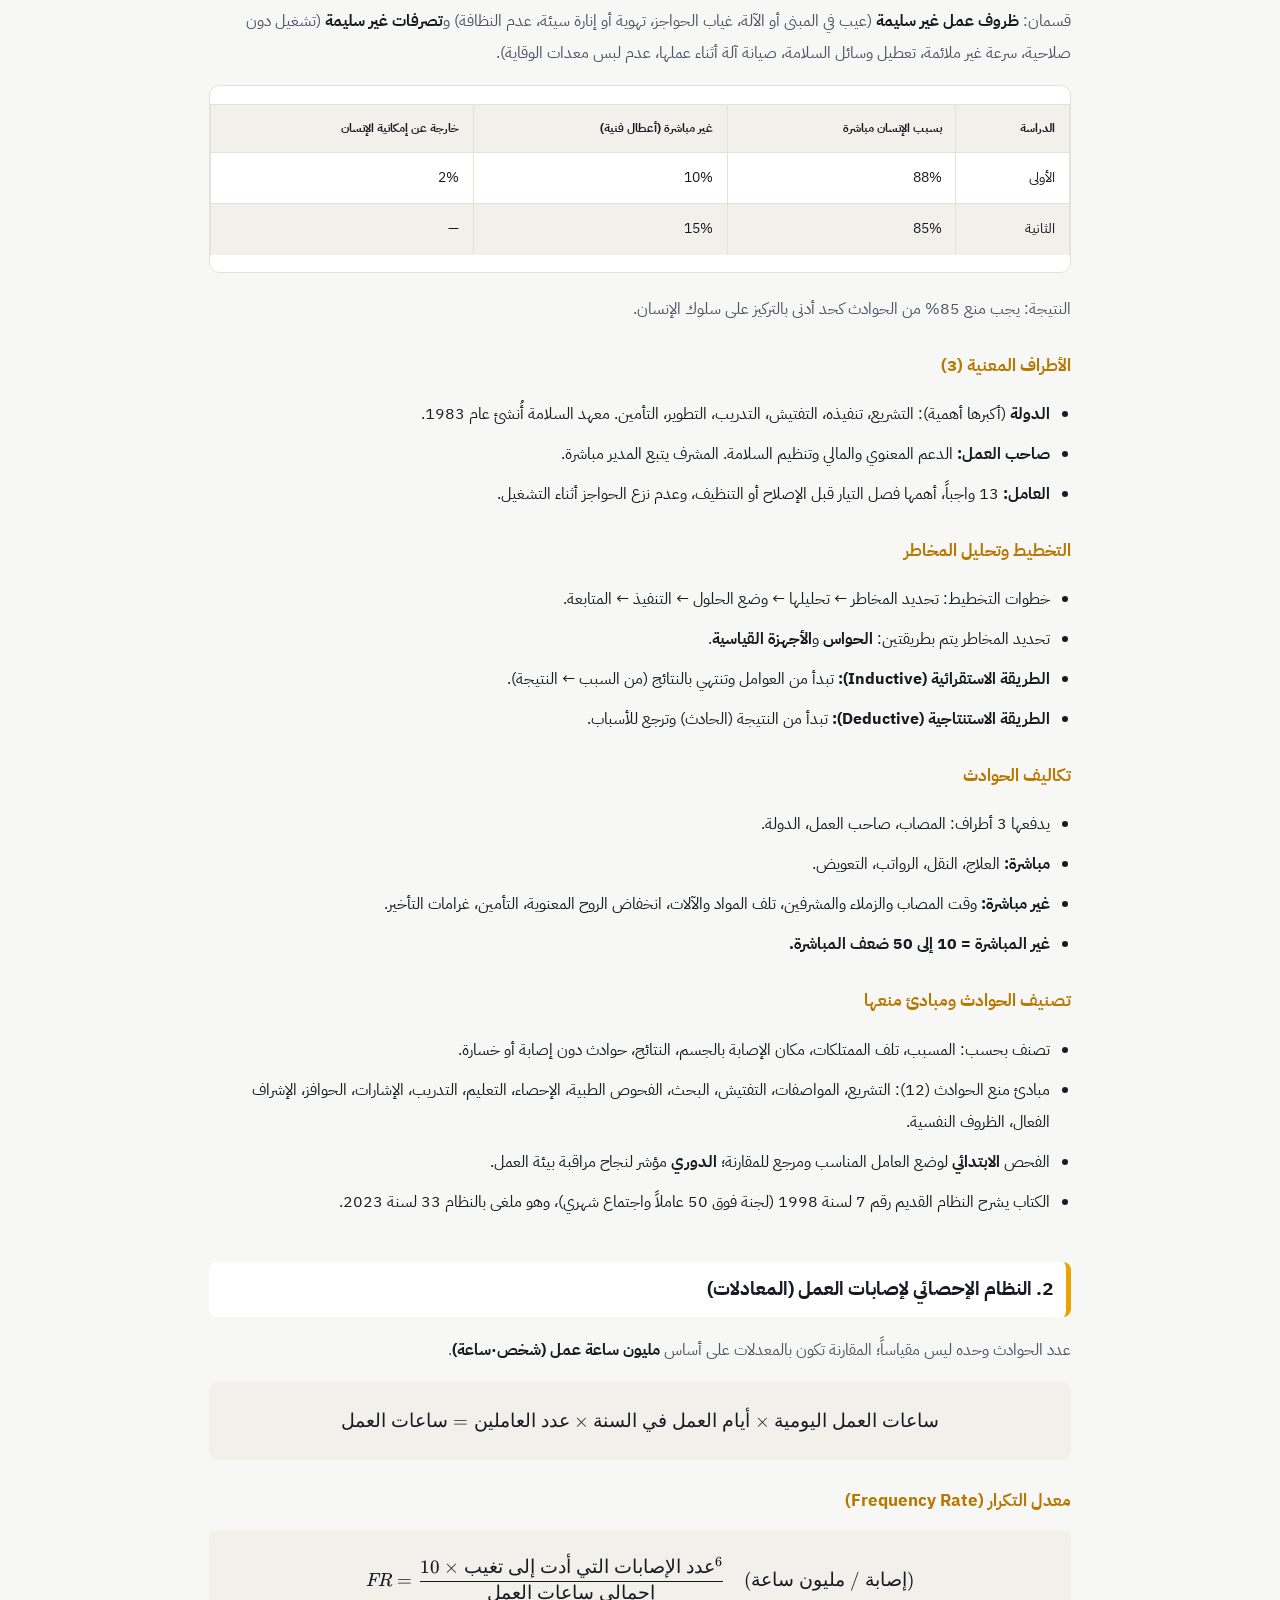
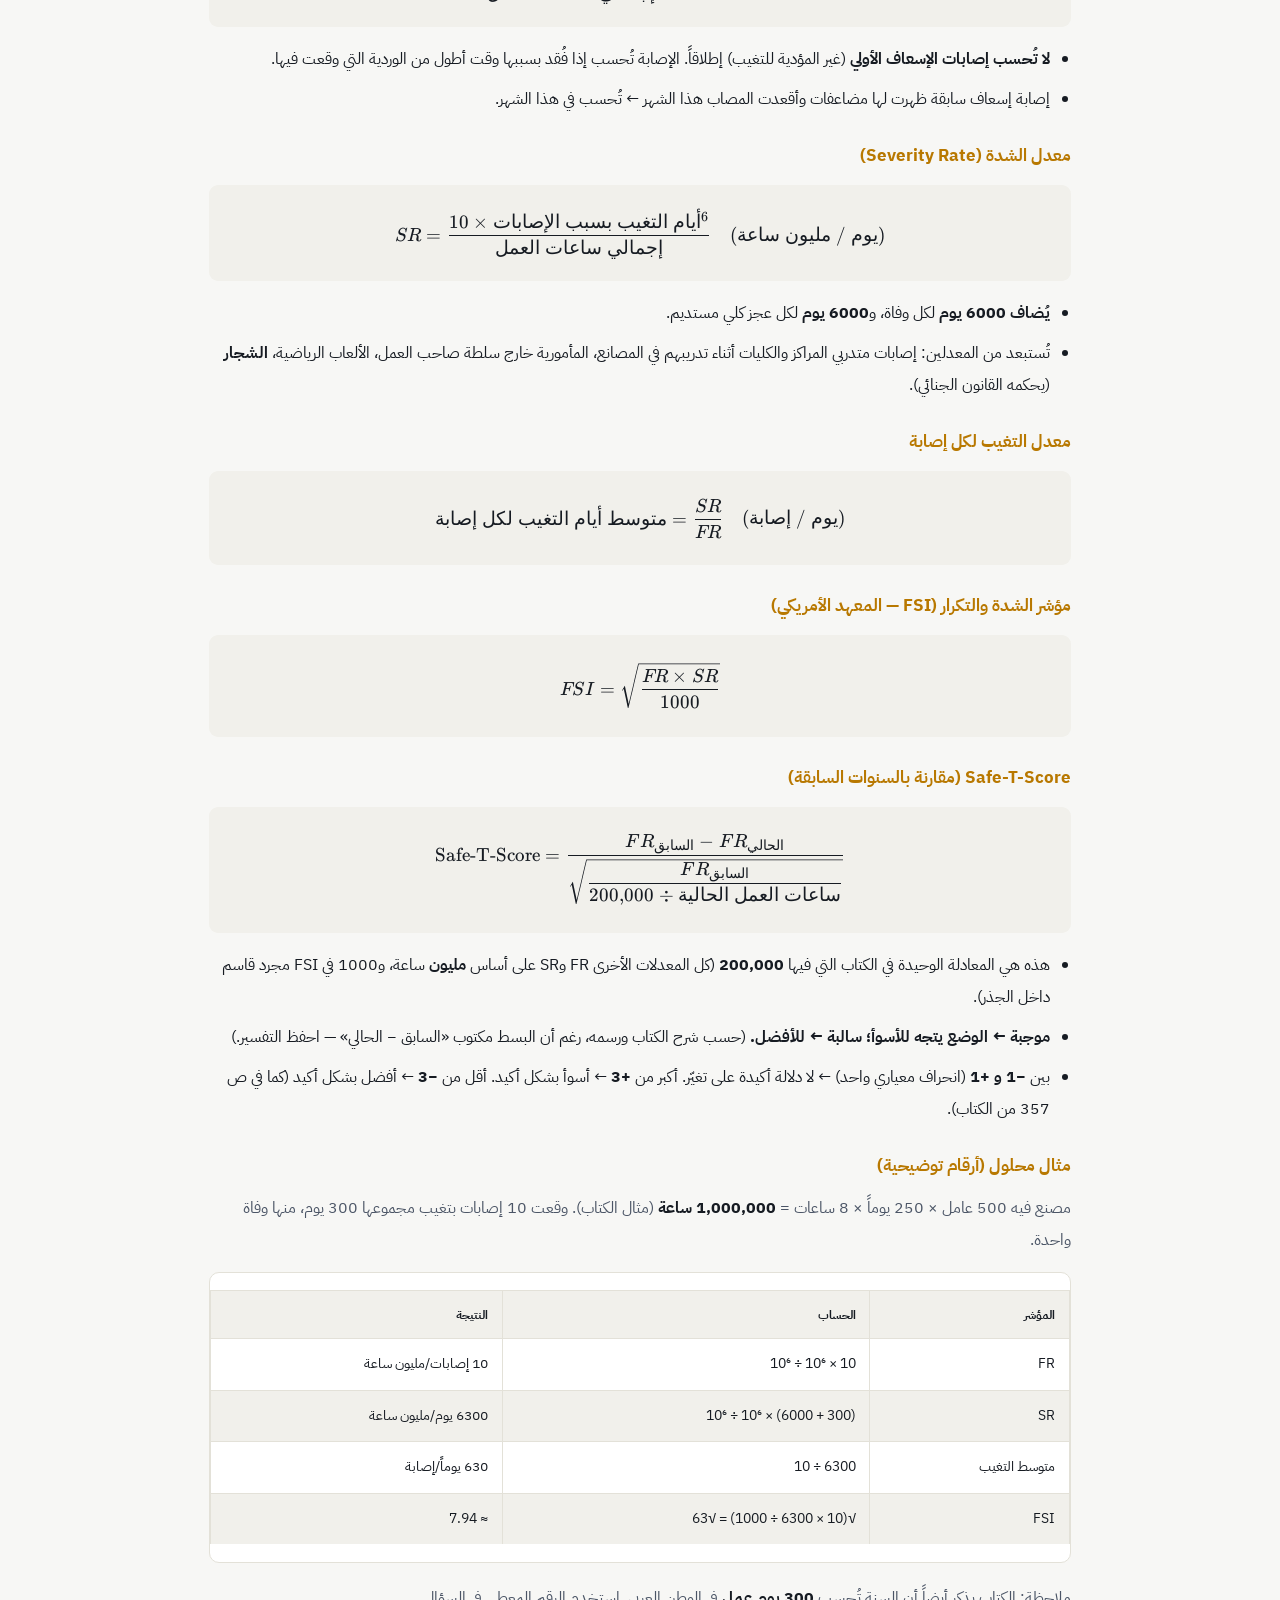
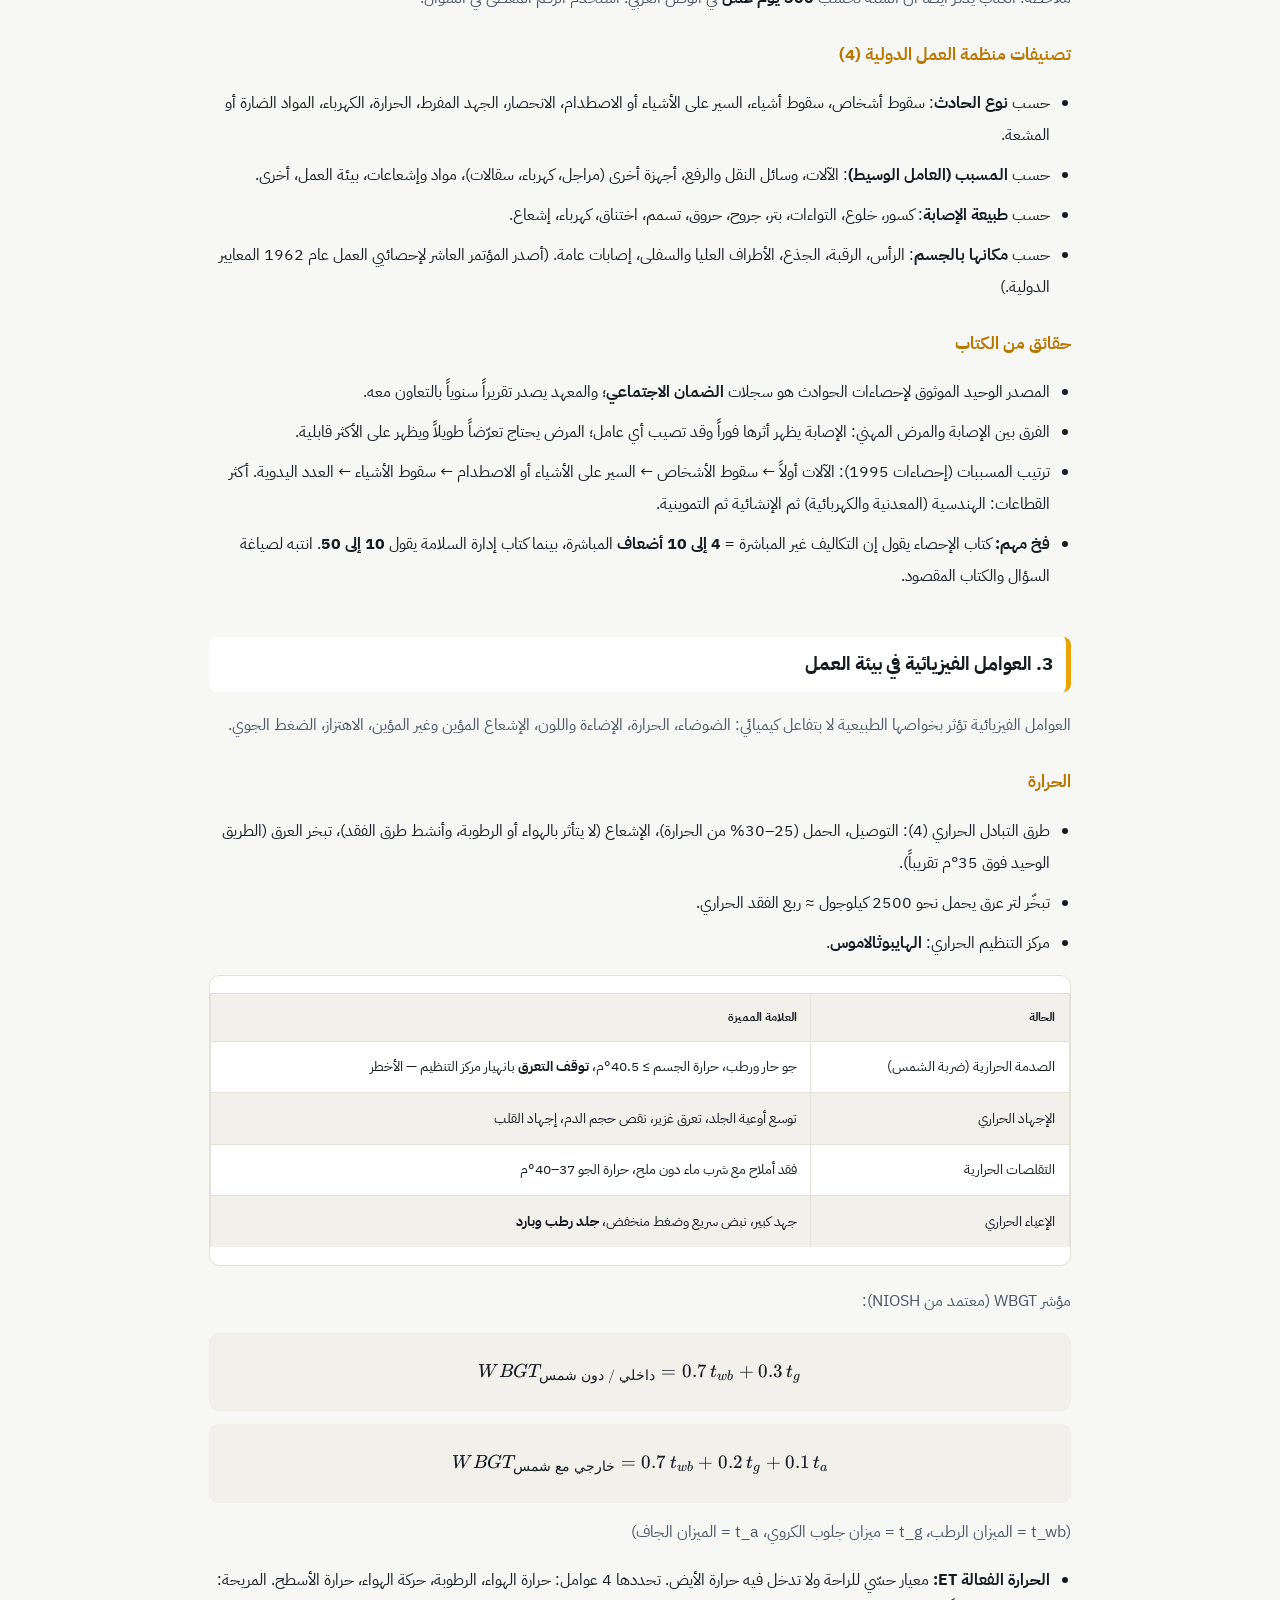
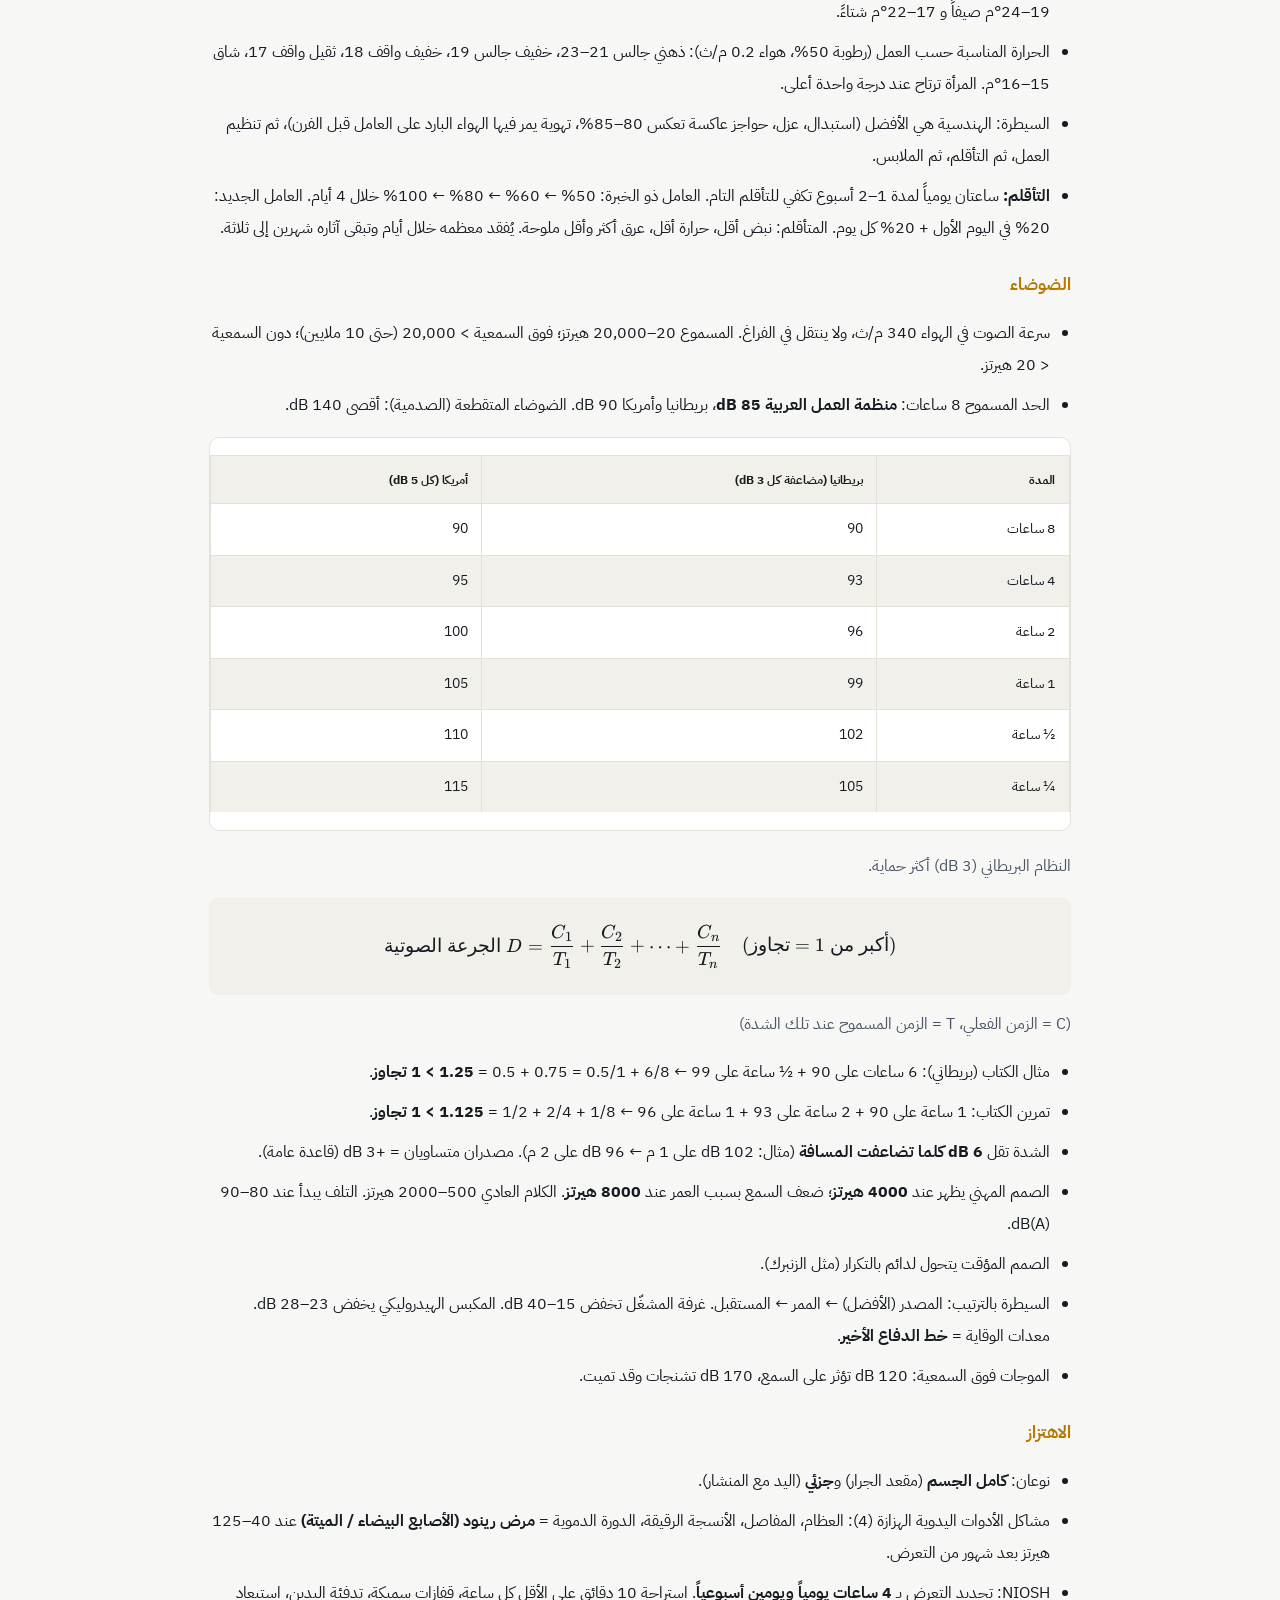
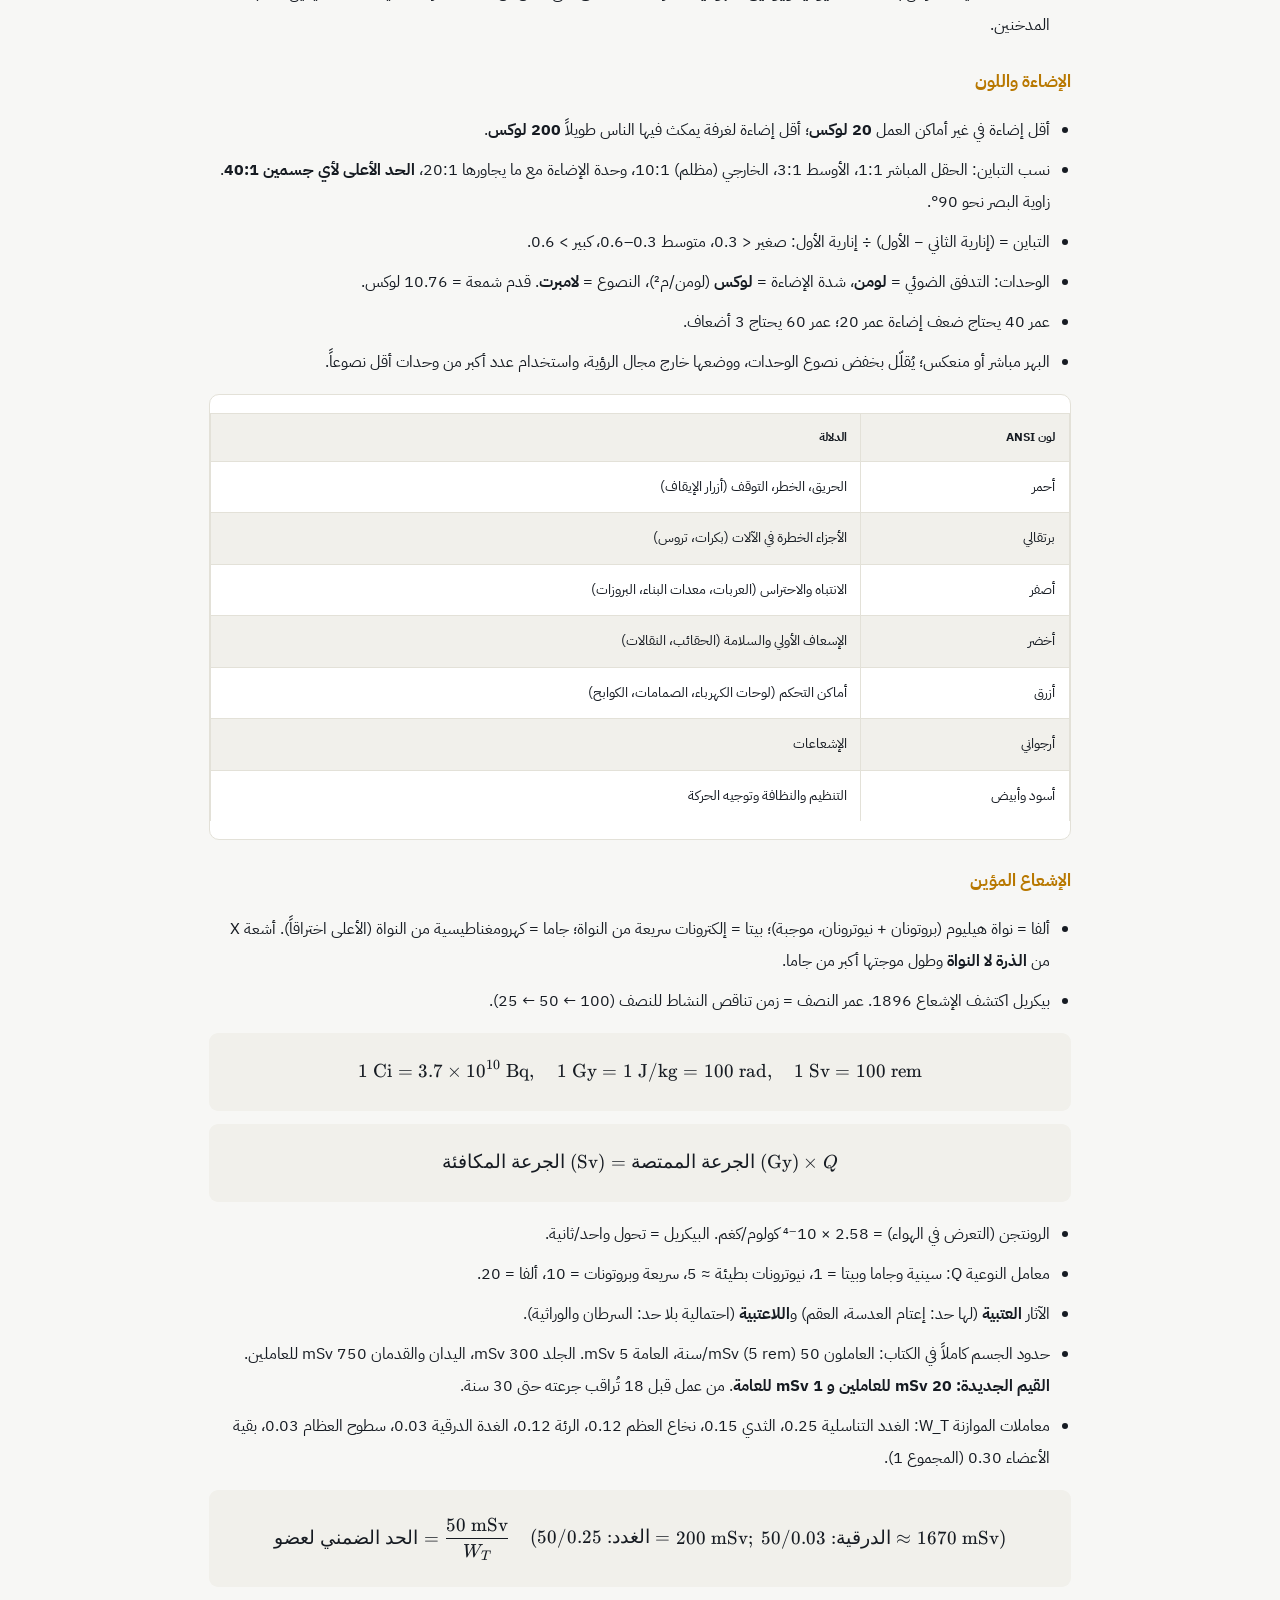
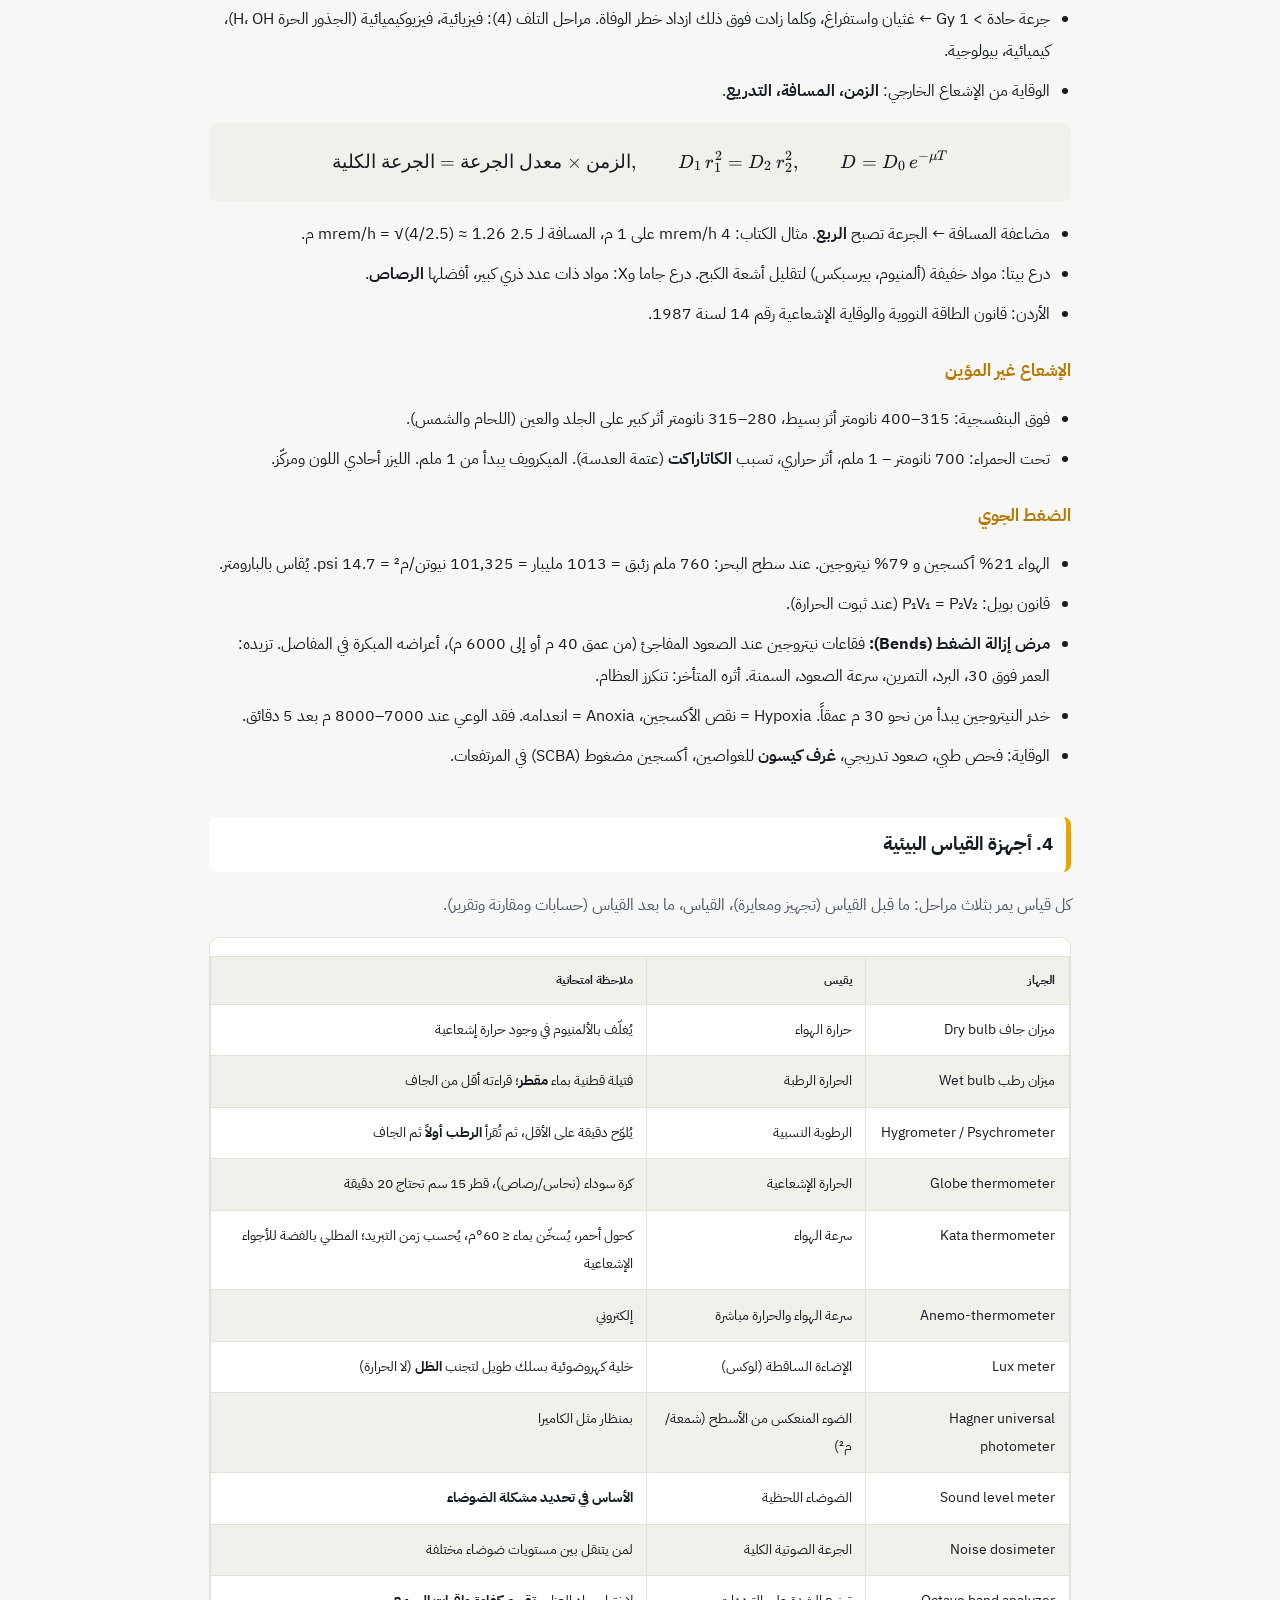
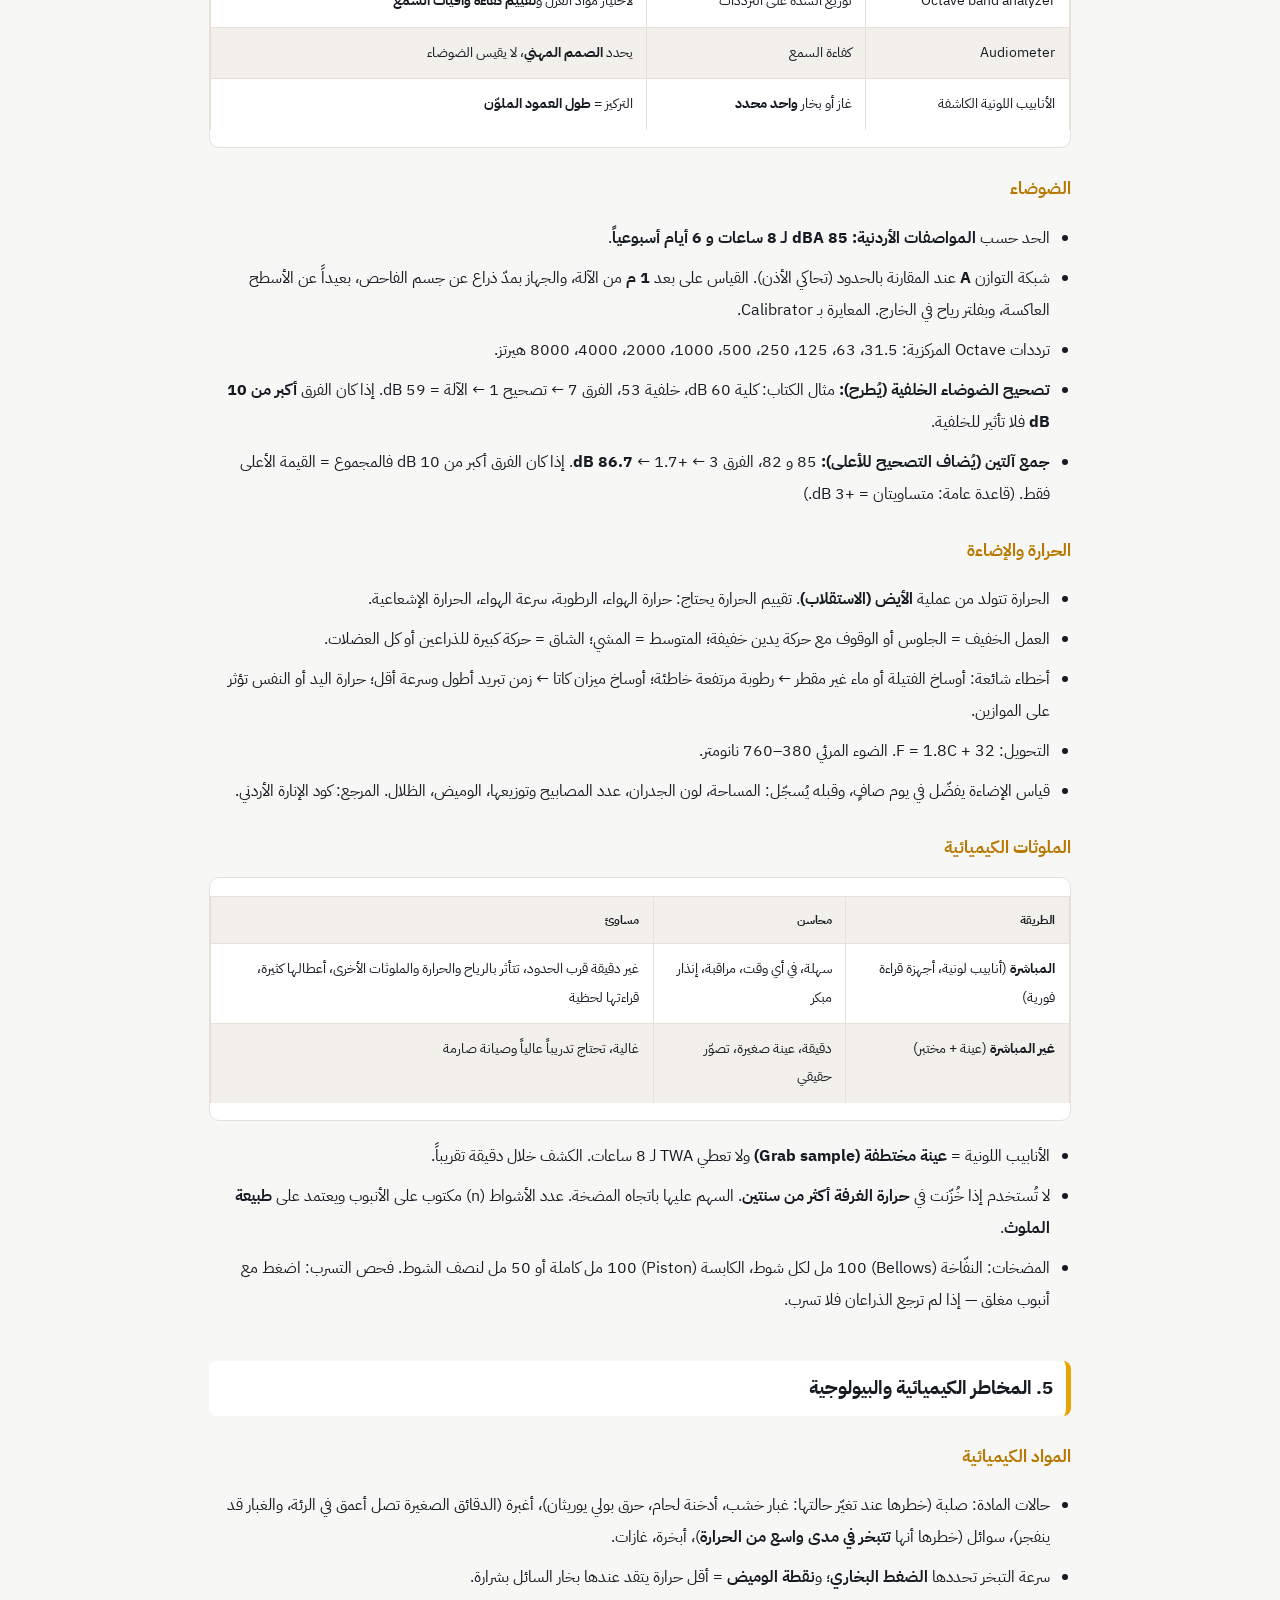
<file: summary.html>
<!DOCTYPE html>
<html lang="ar" dir="rtl">
<head>
<meta charset="UTF-8">
<meta name="viewport" content="width=device-width, initial-scale=1">
<title>الملخص الشامل — موسوعة مشرف السلامة</title>
<meta name="description" content="ملخص شامل للامتحان (اختيار من متعدد): كتب معهد السلامة السبعة عشر، قانون العمل، أنظمة وتعليمات 2023، والضمان الاجتماعي — مع المعادلات والأرقام والأفخاخ الشائعة.">
<link rel="preconnect" href="https://fonts.googleapis.com">
<link rel="preconnect" href="https://fonts.gstatic.com" crossorigin>
<link href="https://fonts.googleapis.com/css2?family=IBM+Plex+Sans+Arabic:wght@400;500;600;700;800&family=IBM+Plex+Mono:wght@500&display=swap" rel="stylesheet">
<link rel="stylesheet" href="assets/katex/katex.min.css">
<link rel="stylesheet" href="assets/style.css?v=3">
<link rel="icon" href="data:image/svg+xml,<svg xmlns=%22http://www.w3.org/2000/svg%22 viewBox=%220 0 100 100%22><text y=%22.9em%22 font-size=%2290%22>🦺</text></svg>">
<style>
  .sum-tabs{display:flex; gap:.5rem; margin:1rem 0 .4rem; flex-wrap:wrap;}
  .sum-tab{font:inherit; font-weight:700; font-size:.92rem; padding:.55rem 1.1rem; border-radius:10px; border:1px solid var(--line); background:var(--surface); color:var(--ink-soft); cursor:pointer;}
  .sum-tab.active{background:var(--brand-2); color:#101B2D; border-color:var(--brand-2);}
  .sum-panel{display:none;} .sum-panel.active{display:block;}
  .jump-nav{display:flex; gap:.4rem; flex-wrap:wrap; margin:1rem 0 1.4rem;}
  .jump-nav a{font-size:.78rem; padding:.3rem .65rem; border-radius:7px; background:var(--surface-2); border:1px solid var(--line); text-decoration:none; color:var(--ink-soft);}
  .jump-nav a:hover{color:var(--ink); border-color:var(--brand-2);}
  .sum-body{line-height:2; font-size:1rem;}
  .sum-body h2{margin:2.8rem 0 1.1rem; padding:.5rem .8rem; border-right:5px solid var(--brand-2); background:var(--surface); border-radius:8px; font-size:1.2rem; scroll-margin-top:80px;}
  .sum-body h3{margin:1.5rem 0 .6rem; font-size:1.04rem; color:var(--brand-2-deep); scroll-margin-top:80px;}
  .sum-body ul,.sum-body ol{padding-inline-start:1.3rem;}
  .sum-body li{margin:.5rem 0;}
  .sum-body strong{color:var(--ink);}
  .tbl-wrap{overflow-x:auto; margin:.8rem 0 1.2rem; border:1px solid var(--line); border-radius:10px; background:var(--surface);}
  .sum-body table{border-collapse:collapse; width:100%; font-size:.88rem;}
  .sum-body th{background:var(--surface-2); color:var(--ink); font-weight:700; text-align:right;}
  .sum-body th,.sum-body td{padding:.7rem .85rem; border-bottom:1px solid var(--line); vertical-align:top;}
  .sum-body tr:last-child td{border-bottom:0;}
  .sum-body blockquote{margin:1rem 0; padding:.7rem 1rem; border-right:4px solid var(--bad); background:var(--surface-2); border-radius:8px;}
  .sum-body blockquote p{margin:0;}
  .math-block{background:var(--surface-2); border-radius:9px; padding:.7rem 1rem; margin:.8rem 0; overflow-x:auto; text-align:center;}
  .sum-body code{font-family:'IBM Plex Mono',monospace; font-size:.85em;}
  .sum-actions{display:flex; gap:.5rem; flex-wrap:wrap;}
  @media print{ .jump-nav,.search-wrap,.sum-tabs,.sum-actions{display:none !important;} .sum-panel{display:block !important;} }
</style>
</head>
<body>

<header class="site">
  <div class="header-row">
    <a class="brand" href="index.html"><span class="logo">🦺</span><span>موسوعة مشرف السلامة</span></a>
    <button class="hamburger" id="hamburger" aria-label="القائمة">☰</button>
    <nav class="top" id="topNav">
      <a href="index.html">الوحدات</a>
      <a href="summary.html" class="active">الملخص الشامل</a>
      <a href="quiz.html">بنك الأسئلة</a>
      <a href="exam.html">امتحان المحاكاة</a>
      <a href="group1-quiz.html">كويز المجموعة الأولى</a>
      <a href="numbers.html">مرجع الأرقام</a>
      <a href="equations.html">المعادلات</a>
    </nav>
    <div class="search-wrap">
      <input id="globalSearch" type="text" placeholder="ابحث في كل الوحدات…" autocomplete="off">
      <span class="search-icon">🔍</span>
      <div class="search-results" id="searchResults"></div>
    </div>
    <button class="theme-btn" id="themeToggle" title="تبديل الوضع الليلي/النهاري">🌓</button>
  </div>
</header>

<main class="wrap" style="max-width:900px;">
  <section class="section-h" style="padding-top:1.8rem;">
    <h2>الملخص الشامل للامتحان</h2>
    <p style="color:var(--ink-soft); font-size:.92rem;">ملخص مركّز لامتحان الاختيار من متعدد: كتب معهد السلامة السبعة عشر، وقانون العمل وأنظمة وتعليمات 2023 والضمان الاجتماعي. ابدأ بقسم «مفاتيح الاختيار من متعدد» ليلة الامتحان. القيم المسبوقة بـ «≈» مأخوذة من نص ممسوح ضوئيًا — تحقّق منها في الكتاب الورقي.</p>
    <div class="sum-actions"><button class="btn secondary" id="btnPrint">🖨️ طباعة / حفظ PDF</button></div>
  </section>

  <div class="sum-tabs" role="tablist">
<button class="sum-tab active" data-tab="books" role="tab">كتب المعهد</button>
<button class="sum-tab" data-tab="law" role="tab">التشريعات والضمان</button>
  </div>

<section class="sum-panel active" id="panel-books" role="tabpanel"><nav class="jump-nav"><a href="#books-0-مفاتيح-الاختيار-من-متعدد-اقرأها-قبل-الامتحان-م">0. مفاتيح الاختيار من متعدد (اقرأها قبل الامتحان مباشرة)</a><a href="#books-1-إدارة-السلامة">1. إدارة السلامة</a><a href="#books-2-النظام-الإحصائي-لإصابات-العمل-المعادلات">2. النظام الإحصائي لإصابات العمل (المعادلات)</a><a href="#books-3-العوامل-الفيزيائية-في-بيئة-العمل">3. العوامل الفيزيائية في بيئة العمل</a><a href="#books-4-أجهزة-القياس-البيئية">4. أجهزة القياس البيئية</a><a href="#books-5-المخاطر-الكيميائية-والبيولوجية">5. المخاطر الكيميائية والبيولوجية</a><a href="#books-6-المخاطر-الكهربائية">6. المخاطر الكهربائية</a><a href="#books-7-المخاطر-الميكانيكية">7. المخاطر الميكانيكية</a><a href="#books-8-الإسعاف-الأولي">8. الإسعاف الأولي</a><a href="#books-9-الإنشاءات-والحرائق">9. الإنشاءات والحرائق</a><a href="#books-10-معدات-الوقاية-الشخصية-PPE">10. معدات الوقاية الشخصية (PPE)</a><a href="#books-11-هندسة-العوامل-الإنسانية-الإرجونوميكس">11. هندسة العوامل الإنسانية (الإرجونوميكس)</a><a href="#books-12-التخزين-والنقل-والتداول-المناولة">12. التخزين والنقل والتداول (المناولة)</a><a href="#books-13-التحقيق-في-الحوادث">13. التحقيق في الحوادث</a><a href="#books-14-التدريب-الوسائل-التعليمية-إعداد-التقارير">14. التدريب • الوسائل التعليمية • إعداد التقارير</a></nav><article class="sum-body"><p>ملخص 17 كتاباً من سلسلة معهد السلامة (مؤسسة التدريب المهني، طبعات 2006–2007، 824 صفحة)، مركّز على ما يأتي في أسئلة الاختيار من متعدد: التعريفات، التصنيفات، الأرقام، والمعادلات.</p>
<h2 id="books-0-مفاتيح-الاختيار-من-متعدد-اقرأها-قبل-الامتحان-م">0. مفاتيح الاختيار من متعدد (اقرأها قبل الامتحان مباشرة)</h2>
<h3 id="books-أرقام-عالية-التكرار">أرقام عالية التكرار</h3>
<div class="tbl-wrap"><table>
<thead>
<tr>
<th>الرقم</th>
<th>معناه</th>
</tr>
</thead>
<tbody>
<tr>
<td><strong>10⁶ ساعة</strong></td>
<td>أساس FR وSR</td>
</tr>
<tr>
<td><strong>6000 يوم</strong></td>
<td>الوفاة أو العجز الكلي الدائم في SR</td>
</tr>
<tr>
<td><strong>85 dB(A)</strong></td>
<td>حد الضوضاء (أردني/عربي)</td>
</tr>
<tr>
<td><strong>&gt; 10 dB</strong></td>
<td>فرق لا يحتاج تصحيحاً (ضجيج خلفي/مصدران)</td>
</tr>
<tr>
<td><strong>30 mA</strong></td>
<td>تيار قاتل • الجلد المبتل يمرر <strong>100×</strong> الجاف</td>
</tr>
<tr>
<td><strong>4–6 Ω / ≥ 1 MΩ</strong></td>
<td>مقاومة الأرضي المطلوبة / قراءة الميجر للعزل</td>
</tr>
<tr>
<td><strong>19.5%</strong></td>
<td>أقل نسبة O₂ — دونها لا كمامات مرشّحة بل SCBA</td>
</tr>
<tr>
<td><strong>1.2 م / 45°</strong></td>
<td>تدعيم الحفريات / زاوية الميل</td>
</tr>
<tr>
<td><strong>2 م</strong></td>
<td>ارتفاع يستوجب سياجاً (المنصات، الأسطح)</td>
</tr>
<tr>
<td><strong>1 : 4</strong></td>
<td>قاعدة ميل السلم • يمتد 1 م فوق نقطة الارتكاز</td>
</tr>
<tr>
<td><strong>30 م / 200 م²</strong></td>
<td>أبعد مسافة للطفاية / طفاية لكل 200 م² (بحد أدنى 2)</td>
</tr>
<tr>
<td><strong>40 شخص/دقيقة</strong></td>
<td>تدفق وحدة المخرج (55 سم؛ وحدتان = 110 سم)</td>
</tr>
<tr>
<td><strong>12–20 / 60–80</strong></td>
<td>التنفس / النبض في الدقيقة</td>
</tr>
<tr>
<td><strong>2:15 و 1:5</strong></td>
<td>الإنعاش: مسعف واحد / مسعفان (حسب الكتاب)</td>
</tr>
<tr>
<td><strong>4 دقائق</strong></td>
<td>تلف الدماغ بعد توقف التنفس</td>
</tr>
<tr>
<td><strong>15–30 دقيقة</strong></td>
<td>إرخاء العصابة (التورنيكيه)</td>
</tr>
<tr>
<td><strong>3 أشهر</strong></td>
<td>فحص السلالم المحمولة ومعدات السقوط</td>
</tr>
<tr>
<td><strong>100 / 70</strong></td>
<td>درجات تقييم تقرير التحقيق / الحد الأدنى المقبول</td>
</tr>
</tbody>
</table></div>
<h3 id="books-فخاخ-شائعة">فخاخ شائعة</h3>
<ul>
<li><strong>PPE = خط الدفاع الأخير</strong>؛ أفضل وسيلة سيطرة = <strong>الاستبدال</strong>.</li>
<li>الكهرباء <strong>ليست صنف حريق</strong> في التصنيف المعتمد بالأردن (A صلبة، B سوائل، C غازات، D فلزات).</li>
<li>الماء <strong>لا</strong> للزيوت ولا للكهرباء • CO₂ <strong>لا</strong> للمحركات الساخنة • الفلزات = بودرة جافة.</li>
<li>ألوان الطفايات: بودرة <strong>أزرق</strong> • فوم <strong>بيج</strong> • CO₂ <strong>أسود</strong> • هالون <strong>أخضر</strong> • ماء <strong>أحمر</strong>.</li>
<li><strong>العقرب ← ثلج مسموح</strong> بينما <strong>الأفعى ← لا ثلج ولا مص</strong>؛ عضة الصقيع <strong>لا تدليك</strong>.</li>
<li>حروق الدرجة الثالثة <strong>غير مؤلمة</strong> • الفقاقيع = درجة ثانية • <strong>لا تفقأ الفقاقيع</strong>.</li>
<li><strong>لا تحرّض القيء</strong> في الآكلات والبترول وفاقد الوعي.</li>
<li>غياب الحاجز = <strong>ظرف غير سليم</strong>؛ إزالته = <strong>تصرف غير سليم</strong>. الهدف من التحقيق الأسباب <strong>لا اللوم</strong>.</li>
<li>التحكم باليدين <strong>يحمي المشغّل فقط</strong>؛ المفتاح <strong>يُسحب</strong> لا يُدفع؛ القطع (برايش) أخطر من التشكيل.</li>
<li>الرافعة الشوكية على المنحدر: <strong>الحمل لأعلى</strong>؛ السيور الناقلة <strong>الأقل كلفة</strong>.</li>
<li>الكمامة الورقية = <strong>غبار</strong> (ليست للغازات ولا لنقص O₂)؛ الخوذة الألمنيوم = <strong>حرارة الشمس</strong>؛ أفران الصهر = قفازات <strong>معالجة بالأسبست</strong>.</li>
<li>الهدف العام <strong>غير قابل للقياس</strong>، الخاص قابل؛ النظام المغلق = بتغذية راجعة.</li>
</ul>
<h3 id="books-تعارضات-بين-المصادر-اختر-حسب-صياغة-السؤال">تعارضات بين المصادر (اختر حسب صياغة السؤال)</h3>
<div class="tbl-wrap"><table>
<thead>
<tr>
<th>الموضوع</th>
<th>المصدر القديم/الكتب</th>
<th>التشريع الحالي</th>
</tr>
</thead>
<tbody>
<tr>
<td>اجتماعات لجنة السلامة</td>
<td>شهرياً (نظام 7/1998)</td>
<td><strong>كل 3 أشهر</strong> (نظام 33/2023)</td>
</tr>
<tr>
<td>إبلاغ الشرطة عن الحادث</td>
<td>24 ساعة (كتاب الإحصاء)</td>
<td><strong>48 ساعة</strong></td>
</tr>
<tr>
<td>الكلف غير المباشرة</td>
<td>10–50× (كتاب الإدارة)</td>
<td>4–10× (كتاب الإحصاء)</td>
</tr>
<tr>
<td>حد الضوضاء</td>
<td>90 dB (بريطانيا/أمريكا)</td>
<td><strong>85 dB</strong> (الأردن/العرب)</td>
</tr>
</tbody>
</table></div>
<h3 id="books-مفاتيح-بنوك-الأسئلة-في-الكتب">مفاتيح بنوك الأسئلة في الكتب</h3>
<div class="tbl-wrap"><table>
<thead>
<tr>
<th>السؤال</th>
<th>الإجابة</th>
</tr>
</thead>
<tbody>
<tr>
<td>أساس تحديد مشكلة الضوضاء / الجرعة الكلية</td>
<td>مقياس مستوى الصوت / <strong>Noise dosimeter</strong></td>
</tr>
<tr>
<td>تقييم واقيات السمع / تشخيص الصمم المهني</td>
<td><strong>محلل الحزم الأوكتافية</strong> / <strong>Audiometer</strong></td>
</tr>
<tr>
<td>شبكة الوزن ومسافة القياس</td>
<td><strong>A</strong> • <strong>1 م</strong></td>
</tr>
<tr>
<td>أنابيب الكشف اللونية</td>
<td>غاز واحد محدد؛ لا تُستخدم بعد <strong>سنتين</strong> في حرارة الغرفة؛ عدد الضخات حسب الملوث؛ التركيز = طول العمود الملوّن</td>
</tr>
<tr>
<td>مصدر حرارة الجسم / الجلوس</td>
<td><strong>الأيض</strong> / عمل <strong>خفيف</strong></td>
</tr>
<tr>
<td>التبخر يعتمد على / أكثر طرق الدخول</td>
<td><strong>الضغط البخاري</strong> / <strong>التنفس</strong></td>
</tr>
<tr>
<td>القابل للاشتعال (معامل K)</td>
<td>C₂H₂ (K=10) وCH₄ (K=8)؛ ليس CO₂ (0) ولا CCl₄ (−4)</td>
</tr>
<tr>
<td>العنصر الأساسي في خطة الوقاية / لغة الملصق</td>
<td><strong>المعلومات</strong> / لغة <strong>أغلبية العمال</strong></td>
</tr>
<tr>
<td>أشيع حد تعرض</td>
<td><strong>TWA</strong> (والحدود تتغير حسب الأبحاث)</td>
</tr>
<tr>
<td>تولوين 100 ppm لمدة 12 ساعة</td>
<td>المكافئ 150 ⇐ الحد المعدّل <strong>66.7 ppm</strong></td>
</tr>
<tr>
<td>حد 9 ppm × معامل تجاوز 2</td>
<td><strong>18 ppm</strong></td>
</tr>
<tr>
<td>PPE لا غنى عنها في</td>
<td><strong>الأماكن المحصورة</strong></td>
</tr>
<tr>
<td>الإلكترونات الحرة / أخطر مسار</td>
<td>تزيد التيار / عبر <strong>الأعضاء الداخلية</strong></td>
</tr>
<tr>
<td>المصهرات تحمي من</td>
<td><strong>قصر الدائرة</strong></td>
</tr>
<tr>
<td>استمرارية الأرضي / مقطع دوائر القدرة</td>
<td>شريط نحاسي في لوحة التوزيع / <strong>2.5 مم²</strong></td>
</tr>
<tr>
<td>التسخين الكهربائي سببه</td>
<td>تيار عالٍ يخرج عن مساره الطبيعي</td>
</tr>
<tr>
<td>الكسر الذي يبقي الجلد سليماً / إلى شظايا</td>
<td><strong>البسيط</strong> / <strong>المفتت</strong></td>
</tr>
<tr>
<td>أول خطوة في إصابة المفصل / التمزق</td>
<td><strong>الراحة</strong> (التثبيت) / <strong>الراحة التامة للعضلة</strong></td>
</tr>
<tr>
<td>أول خطوة في حرق درجة أولى</td>
<td><strong>غمره بالماء البارد</strong></td>
</tr>
<tr>
<td>الحرق الذي يسبب توقف القلب</td>
<td><strong>الكهربائي</strong></td>
</tr>
<tr>
<td>إصابة حرارية تستجيب للإسعاف الأولي</td>
<td><strong>التشنجات الحرارية</strong></td>
</tr>
<tr>
<td>الخطأ في إسعاف الاختناق</td>
<td>«وضع كمامة على فم المصاب» (الكمامة للمسعف)</td>
</tr>
<tr>
<td>الخطأ في إسعاف انخفاض الحرارة</td>
<td>«كمادات ماء ساخنة»</td>
</tr>
<tr>
<td>العزل كوسيلة سيطرة يعني</td>
<td><strong>فصل مصدر الخطر بحواجز</strong></td>
</tr>
<tr>
<td>ممر الرافعة الشوكية بين الرفوف</td>
<td>أعرض منها بـ <strong>1 م</strong> (0.5 لكل جانب)</td>
</tr>
<tr>
<td>الأسيتيلين</td>
<td>لا يتعدى <strong>45°م</strong> وبعيداً عن الشمس</td>
</tr>
</tbody>
</table></div>
<blockquote>
<p>ملاحظة: بعض أرقام الكتب مستخرجة من نص ممسوح ضوئياً مع أرقام معكوسة؛ القيم المكتوبة بـ«≈» تحققي منها في الكتاب الورقي إن أمكن.</p>
</blockquote>
<h2 id="books-1-إدارة-السلامة">1. إدارة السلامة</h2>
<ul>
<li><strong>التعريف الأشمل للسلامة:</strong> حماية عناصر الإنتاج الثلاثة (الإنسان، الآلات والمعدات، المواد) وتحسين بيئة العمل.</li>
<li><strong>الحادث:</strong> واقعة غير مخططة وغير متوقعة نتيجة ظروف أو تصرفات غير سليمة، قد تسبب إصابة أو خسارة ممتلكات. <strong>المخاطر:</strong> أي ظروف أو عوامل أو تصرفات قد تؤدي لحادث.</li>
<li><strong>عوامل بيئة العمل الأربعة:</strong> حيوية (بكتيريا، فيروسات، فطريات، طفيليات)، فيزيائية (ضوضاء، حرارة، رطوبة، ضوء، اهتزاز، إشعاع، ضغط)، كيميائية، اجتماعية ونفسية.</li>
<li><strong>أخطر الإصابات</strong> هي الناتجة عن الآلات والماكينات.</li>
<li><strong>وسائل تطبيق السلامة (6):</strong> التشريعات، التخطيط العلمي، التدريب، التوعية، مراكز الإحصاء، التفتيش والمراقبة.</li>
</ul>
<h3 id="books-أسباب-الحوادث">أسباب الحوادث</h3>
<p>قسمان: <strong>ظروف عمل غير سليمة</strong> (عيب في المبنى أو الآلة، غياب الحواجز، تهوية أو إنارة سيئة، عدم النظافة) و<strong>تصرفات غير سليمة</strong> (تشغيل دون صلاحية، سرعة غير ملائمة، تعطيل وسائل السلامة، صيانة آلة أثناء عملها، عدم لبس معدات الوقاية).</p>
<div class="tbl-wrap"><table>
<thead>
<tr>
<th>الدراسة</th>
<th>بسبب الإنسان مباشرة</th>
<th>غير مباشرة (أعطال فنية)</th>
<th>خارجة عن إمكانية الإنسان</th>
</tr>
</thead>
<tbody>
<tr>
<td>الأولى</td>
<td>88%</td>
<td>10%</td>
<td>2%</td>
</tr>
<tr>
<td>الثانية</td>
<td>85%</td>
<td>15%</td>
<td>—</td>
</tr>
</tbody>
</table></div>
<p>النتيجة: يجب منع 85% من الحوادث كحد أدنى بالتركيز على سلوك الإنسان.</p>
<h3 id="books-الأطراف-المعنية-3">الأطراف المعنية (3)</h3>
<ul>
<li><strong>الدولة</strong> (أكبرها أهمية): التشريع، تنفيذه، التفتيش، التدريب، التطوير، التأمين. معهد السلامة أُنشئ عام 1983.</li>
<li><strong>صاحب العمل:</strong> الدعم المعنوي والمالي وتنظيم السلامة. المشرف يتبع المدير مباشرة.</li>
<li><strong>العامل:</strong> 13 واجباً، أهمها فصل التيار قبل الإصلاح أو التنظيف، وعدم نزع الحواجز أثناء التشغيل.</li>
</ul>
<h3 id="books-التخطيط-وتحليل-المخاطر">التخطيط وتحليل المخاطر</h3>
<ul>
<li>خطوات التخطيط: تحديد المخاطر ← تحليلها ← وضع الحلول ← التنفيذ ← المتابعة.</li>
<li>تحديد المخاطر يتم بطريقتين: <strong>الحواس</strong> و<strong>الأجهزة القياسية</strong>.</li>
<li><strong>الطريقة الاستقرائية (Inductive):</strong> تبدأ من العوامل وتنتهي بالنتائج (من السبب ← النتيجة).</li>
<li><strong>الطريقة الاستنتاجية (Deductive):</strong> تبدأ من النتيجة (الحادث) وترجع للأسباب.</li>
</ul>
<h3 id="books-تكاليف-الحوادث">تكاليف الحوادث</h3>
<ul>
<li>يدفعها 3 أطراف: المصاب، صاحب العمل، الدولة.</li>
<li><strong>مباشرة:</strong> العلاج، النقل، الرواتب، التعويض.</li>
<li><strong>غير مباشرة:</strong> وقت المصاب والزملاء والمشرفين، تلف المواد والآلات، انخفاض الروح المعنوية، التأمين، غرامات التأخير.</li>
<li><strong>غير المباشرة = 10 إلى 50 ضعف المباشرة.</strong></li>
</ul>
<h3 id="books-تصنيف-الحوادث-ومبادئ-منعها">تصنيف الحوادث ومبادئ منعها</h3>
<ul>
<li>تصنف بحسب: المسبب، تلف الممتلكات، مكان الإصابة بالجسم، النتائج، حوادث دون إصابة أو خسارة.</li>
<li>مبادئ منع الحوادث (12): التشريع، المواصفات، التفتيش، البحث، الفحوص الطبية، الإحصاء، التعليم، التدريب، الإشارات، الحوافز، الإشراف الفعال، الظروف النفسية.</li>
<li>الفحص <strong>الابتدائي</strong> لوضع العامل المناسب ومرجع للمقارنة؛ <strong>الدوري</strong> مؤشر لنجاح مراقبة بيئة العمل.</li>
<li>الكتاب يشرح النظام القديم رقم 7 لسنة 1998 (لجنة فوق 50 عاملاً واجتماع شهري)، وهو ملغى بالنظام 33 لسنة 2023.</li>
</ul>
<h2 id="books-2-النظام-الإحصائي-لإصابات-العمل-المعادلات">2. النظام الإحصائي لإصابات العمل (المعادلات)</h2>
<p>عدد الحوادث وحده ليس مقياساً؛ المقارنة تكون بالمعدلات على أساس <strong>مليون ساعة عمل (شخص·ساعة)</strong>.</p>
<div class="math-block" dir="ltr">$$\text{ساعات العمل} = \text{عدد العاملين} \times \text{أيام العمل في السنة} \times \text{ساعات العمل اليومية}$$</div>
<h3 id="books-معدل-التكرار-Frequency-Rate">معدل التكرار (Frequency Rate)</h3>
<div class="math-block" dir="ltr">$$FR = \frac{\text{عدد الإصابات التي أدت إلى تغيب} \times 10^{6}}{\text{إجمالي ساعات العمل}} \quad (\text{إصابة / مليون ساعة})$$</div>
<ul>
<li><strong>لا تُحسب إصابات الإسعاف الأولي</strong> (غير المؤدية للتغيب) إطلاقاً. الإصابة تُحسب إذا فُقد بسببها وقت أطول من الوردية التي وقعت فيها.</li>
<li>إصابة إسعاف سابقة ظهرت لها مضاعفات وأقعدت المصاب هذا الشهر ← تُحسب في هذا الشهر.</li>
</ul>
<h3 id="books-معدل-الشدة-Severity-Rate">معدل الشدة (Severity Rate)</h3>
<div class="math-block" dir="ltr">$$SR = \frac{\text{أيام التغيب بسبب الإصابات} \times 10^{6}}{\text{إجمالي ساعات العمل}} \quad (\text{يوم / مليون ساعة})$$</div>
<ul>
<li><strong>يُضاف 6000 يوم</strong> لكل وفاة، و<strong>6000 يوم</strong> لكل عجز كلي مستديم.</li>
<li>تُستبعد من المعدلين: إصابات متدربي المراكز والكليات أثناء تدريبهم في المصانع، المأمورية خارج سلطة صاحب العمل، الألعاب الرياضية، <strong>الشجار</strong> (يحكمه القانون الجنائي).</li>
</ul>
<h3 id="books-معدل-التغيب-لكل-إصابة">معدل التغيب لكل إصابة</h3>
<div class="math-block" dir="ltr">$$\text{متوسط أيام التغيب لكل إصابة} = \frac{SR}{FR} \quad (\text{يوم / إصابة})$$</div>
<h3 id="books-مؤشر-الشدة-والتكرار-FSI-المعهد-الأمريكي">مؤشر الشدة والتكرار (FSI — المعهد الأمريكي)</h3>
<div class="math-block" dir="ltr">$$FSI = \sqrt{\frac{FR \times SR}{1000}}$$</div>
<h3 id="books-Safe-T-Score-مقارنة-بالسنوات-السابقة">Safe-T-Score (مقارنة بالسنوات السابقة)</h3>
<div class="math-block" dir="ltr">$$\text{Safe-T-Score} = \frac{FR_{\text{السابق}} - FR_{\text{الحالي}}}{\sqrt{\dfrac{FR_{\text{السابق}}}{\text{ساعات العمل الحالية} \div 200{,}000}}}$$</div>
<ul>
<li>هذه هي المعادلة الوحيدة في الكتاب التي فيها <strong>200,000</strong> (كل المعدلات الأخرى FR وSR على أساس <strong>مليون</strong> ساعة، و1000 في FSI مجرد قاسم داخل الجذر).</li>
<li><strong>موجبة ← الوضع يتجه للأسوأ؛ سالبة ← للأفضل.</strong> (حسب شرح الكتاب ورسمه، رغم أن البسط مكتوب «السابق − الحالي» — احفظ التفسير.)</li>
<li>بين <strong>−1 و +1</strong> (انحراف معياري واحد) ← لا دلالة أكيدة على تغيّر. أكبر من <strong>+3</strong> ← أسوأ بشكل أكيد. أقل من <strong>−3</strong> ← أفضل بشكل أكيد (كما في ص 357 من الكتاب).</li>
</ul>
<h3 id="books-مثال-محلول-أرقام-توضيحية">مثال محلول (أرقام توضيحية)</h3>
<p>مصنع فيه 500 عامل × 250 يوماً × 8 ساعات = <strong>1,000,000 ساعة</strong> (مثال الكتاب). وقعت 10 إصابات بتغيب مجموعها 300 يوم، منها وفاة واحدة.</p>
<div class="tbl-wrap"><table>
<thead>
<tr>
<th>المؤشر</th>
<th>الحساب</th>
<th>النتيجة</th>
</tr>
</thead>
<tbody>
<tr>
<td>FR</td>
<td>10 × 10⁶ ÷ 10⁶</td>
<td>10 إصابات/مليون ساعة</td>
</tr>
<tr>
<td>SR</td>
<td>(300 + 6000) × 10⁶ ÷ 10⁶</td>
<td>6300 يوم/مليون ساعة</td>
</tr>
<tr>
<td>متوسط التغيب</td>
<td>6300 ÷ 10</td>
<td>630 يوماً/إصابة</td>
</tr>
<tr>
<td>FSI</td>
<td>√(10 × 6300 ÷ 1000) = √63</td>
<td>≈ 7.94</td>
</tr>
</tbody>
</table></div>
<p>ملاحظة: الكتاب يذكر أيضاً أن السنة تُحسب <strong>300 يوم عمل</strong> في الوطن العربي. استخدم الرقم المعطى في السؤال.</p>
<h3 id="books-تصنيفات-منظمة-العمل-الدولية-4">تصنيفات منظمة العمل الدولية (4)</h3>
<ul>
<li>حسب <strong>نوع الحادث</strong>: سقوط أشخاص، سقوط أشياء، السير على الأشياء أو الاصطدام، الانحصار، الجهد المفرط، الحرارة، الكهرباء، المواد الضارة أو المشعة.</li>
<li>حسب <strong>المسبب (العامل الوسيط)</strong>: الآلات، وسائل النقل والرفع، أجهزة أخرى (مراجل، كهرباء، سقالات)، مواد وإشعاعات، بيئة العمل، أخرى.</li>
<li>حسب <strong>طبيعة الإصابة</strong>: كسور، خلوع، التواءات، بتر، جروح، حروق، تسمم، اختناق، كهرباء، إشعاع.</li>
<li>حسب <strong>مكانها بالجسم</strong>: الرأس، الرقبة، الجذع، الأطراف العليا والسفلى، إصابات عامة. (أصدر المؤتمر العاشر لإحصائيي العمل عام 1962 المعايير الدولية.)</li>
</ul>
<h3 id="books-حقائق-من-الكتاب">حقائق من الكتاب</h3>
<ul>
<li>المصدر الوحيد الموثوق لإحصاءات الحوادث هو سجلات <strong>الضمان الاجتماعي</strong>؛ والمعهد يصدر تقريراً سنوياً بالتعاون معه.</li>
<li>الفرق بين الإصابة والمرض المهني: الإصابة يظهر أثرها فوراً وقد تصيب أي عامل؛ المرض يحتاج تعرّضاً طويلاً ويظهر على الأكثر قابلية.</li>
<li>ترتيب المسببات (إحصاءات 1995): الآلات أولاً ← سقوط الأشخاص ← السير على الأشياء أو الاصطدام ← سقوط الأشياء ← العدد اليدوية. أكثر القطاعات: الهندسية (المعدنية والكهربائية) ثم الإنشائية ثم التموينية.</li>
<li><strong>فخ مهم:</strong> كتاب الإحصاء يقول إن التكاليف غير المباشرة = <strong>4 إلى 10 أضعاف</strong> المباشرة، بينما كتاب إدارة السلامة يقول <strong>10 إلى 50</strong>. انتبه لصياغة السؤال والكتاب المقصود.</li>
</ul>
<h2 id="books-3-العوامل-الفيزيائية-في-بيئة-العمل">3. العوامل الفيزيائية في بيئة العمل</h2>
<p>العوامل الفيزيائية تؤثر بخواصها الطبيعية لا بتفاعل كيميائي: الضوضاء، الحرارة، الإضاءة واللون، الإشعاع المؤين وغير المؤين، الاهتزاز، الضغط الجوي.</p>
<h3 id="books-الحرارة">الحرارة</h3>
<ul>
<li>طرق التبادل الحراري (4): التوصيل، الحمل (25–30% من الحرارة)، الإشعاع (لا يتأثر بالهواء أو الرطوبة، وأنشط طرق الفقد)، تبخر العرق (الطريق الوحيد فوق 35°م تقريباً).</li>
<li>تبخّر لتر عرق يحمل نحو 2500 كيلوجول ≈ ربع الفقد الحراري.</li>
<li>مركز التنظيم الحراري: <strong>الهايبوثالاموس</strong>.</li>
</ul>
<div class="tbl-wrap"><table>
<thead>
<tr>
<th>الحالة</th>
<th>العلامة المميزة</th>
</tr>
</thead>
<tbody>
<tr>
<td>الصدمة الحرارية (ضربة الشمس)</td>
<td>جو حار ورطب، حرارة الجسم ≥ 40.5°م، <strong>توقف التعرق</strong> بانهيار مركز التنظيم — الأخطر</td>
</tr>
<tr>
<td>الإجهاد الحراري</td>
<td>توسع أوعية الجلد، تعرق غزير، نقص حجم الدم، إجهاد القلب</td>
</tr>
<tr>
<td>التقلصات الحرارية</td>
<td>فقد أملاح مع شرب ماء دون ملح، حرارة الجو 37–40°م</td>
</tr>
<tr>
<td>الإعياء الحراري</td>
<td>جهد كبير، نبض سريع وضغط منخفض، <strong>جلد رطب وبارد</strong></td>
</tr>
</tbody>
</table></div>
<p>مؤشر WBGT (معتمد من NIOSH):</p>
<div class="math-block" dir="ltr">$$WBGT_{\text{داخلي / دون شمس}} = 0.7\,t_{wb} + 0.3\,t_{g}$$</div>
<div class="math-block" dir="ltr">$$WBGT_{\text{خارجي مع شمس}} = 0.7\,t_{wb} + 0.2\,t_{g} + 0.1\,t_{a}$$</div>
<p>(t_wb = الميزان الرطب، t_g = ميزان جلوب الكروي، t_a = الميزان الجاف)</p>
<ul>
<li><strong>الحرارة الفعالة ET:</strong> معيار حسّي للراحة ولا تدخل فيه حرارة الأيض. تحددها 4 عوامل: حرارة الهواء، الرطوبة، حركة الهواء، حرارة الأسطح. المريحة: 19–24°م صيفاً و 17–22°م شتاءً.</li>
<li>الحرارة المناسبة حسب العمل (رطوبة 50%، هواء 0.2 م/ث): ذهني جالس 21–23، خفيف جالس 19، خفيف واقف 18، ثقيل واقف 17، شاق 15–16°م. المرأة ترتاح عند درجة واحدة أعلى.</li>
<li>السيطرة: الهندسية هي الأفضل (استبدال، عزل، حواجز عاكسة تعكس 80–85%، تهوية يمر فيها الهواء البارد على العامل قبل الفرن)، ثم تنظيم العمل، ثم التأقلم، ثم الملابس.</li>
<li><strong>التأقلم:</strong> ساعتان يومياً لمدة 1–2 أسبوع تكفي للتأقلم التام. العامل ذو الخبرة: 50% ← 60% ← 80% ← 100% خلال 4 أيام. العامل الجديد: 20% في اليوم الأول + 20% كل يوم. المتأقلم: نبض أقل، حرارة أقل، عرق أكثر وأقل ملوحة. يُفقد معظمه خلال أيام وتبقى آثاره شهرين إلى ثلاثة.</li>
</ul>
<h3 id="books-الضوضاء">الضوضاء</h3>
<ul>
<li>سرعة الصوت في الهواء 340 م/ث، ولا ينتقل في الفراغ. المسموع 20–20,000 هيرتز؛ فوق السمعية &gt; 20,000 (حتى 10 ملايين)؛ دون السمعية &lt; 20 هيرتز.</li>
<li>الحد المسموح 8 ساعات: <strong>منظمة العمل العربية 85 dB</strong>، بريطانيا وأمريكا 90 dB. الضوضاء المتقطعة (الصدمية): أقصى 140 dB.</li>
</ul>
<div class="tbl-wrap"><table>
<thead>
<tr>
<th>المدة</th>
<th>بريطانيا (مضاعفة كل 3 dB)</th>
<th>أمريكا (كل 5 dB)</th>
</tr>
</thead>
<tbody>
<tr>
<td>8 ساعات</td>
<td>90</td>
<td>90</td>
</tr>
<tr>
<td>4 ساعات</td>
<td>93</td>
<td>95</td>
</tr>
<tr>
<td>2 ساعة</td>
<td>96</td>
<td>100</td>
</tr>
<tr>
<td>1 ساعة</td>
<td>99</td>
<td>105</td>
</tr>
<tr>
<td>½ ساعة</td>
<td>102</td>
<td>110</td>
</tr>
<tr>
<td>¼ ساعة</td>
<td>105</td>
<td>115</td>
</tr>
</tbody>
</table></div>
<p>النظام البريطاني (3 dB) أكثر حماية.</p>
<div class="math-block" dir="ltr">$$\text{الجرعة الصوتية } D = \frac{C_1}{T_1} + \frac{C_2}{T_2} + \dots + \frac{C_n}{T_n} \quad (\text{أكبر من 1 = تجاوز})$$</div>
<p>(C = الزمن الفعلي، T = الزمن المسموح عند تلك الشدة)</p>
<ul>
<li>مثال الكتاب (بريطاني): 6 ساعات على 90 + ½ ساعة على 99 ← 6/8 + 0.5/1 = 0.75 + 0.5 = <strong>1.25 &gt; 1 تجاوز</strong>.</li>
<li>تمرين الكتاب: 1 ساعة على 90 + 2 ساعة على 93 + 1 ساعة على 96 ← 1/8 + 2/4 + 1/2 = <strong>1.125 &gt; 1 تجاوز</strong>.</li>
<li>الشدة تقل <strong>6 dB كلما تضاعفت المسافة</strong> (مثال: 102 dB على 1 م ← 96 dB على 2 م). مصدران متساويان = +3 dB (قاعدة عامة).</li>
<li>الصمم المهني يظهر عند <strong>4000 هيرتز</strong>؛ ضعف السمع بسبب العمر عند <strong>8000 هيرتز</strong>. الكلام العادي 500–2000 هيرتز. التلف يبدأ عند 80–90 dB(A).</li>
<li>الصمم المؤقت يتحول لدائم بالتكرار (مثل الزنبرك).</li>
<li>السيطرة بالترتيب: المصدر (الأفضل) ← الممر ← المستقبل. غرفة المشغّل تخفض 15–40 dB. المكبس الهيدروليكي يخفض 23–28 dB. معدات الوقاية = <strong>خط الدفاع الأخير</strong>.</li>
<li>الموجات فوق السمعية: 120 dB تؤثر على السمع، 170 dB تشنجات وقد تميت.</li>
</ul>
<h3 id="books-الاهتزاز">الاهتزاز</h3>
<ul>
<li>نوعان: <strong>كامل الجسم</strong> (مقعد الجرار) و<strong>جزئي</strong> (اليد مع المنشار).</li>
<li>مشاكل الأدوات اليدوية الهزازة (4): العظام، المفاصل، الأنسجة الرقيقة، الدورة الدموية = <strong>مرض رينود (الأصابع البيضاء / الميتة)</strong> عند 40–125 هيرتز بعد شهور من التعرض.</li>
<li>NIOSH: تحديد التعرض بـ <strong>4 ساعات يومياً ويومين أسبوعياً</strong>. استراحة 10 دقائق على الأقل كل ساعة، قفازات سميكة، تدفئة اليدين، استبعاد المدخنين.</li>
</ul>
<h3 id="books-الإضاءة-واللون">الإضاءة واللون</h3>
<ul>
<li>أقل إضاءة في غير أماكن العمل <strong>20 لوكس</strong>؛ أقل إضاءة لغرفة يمكث فيها الناس طويلاً <strong>200 لوكس</strong>.</li>
<li>نسب التباين: الحقل المباشر 1:1، الأوسط 3:1، الخارجي (مظلم) 10:1، وحدة الإضاءة مع ما يجاورها 20:1، <strong>الحد الأعلى لأي جسمين 40:1</strong>. زاوية البصر نحو 90°.</li>
<li>التباين = (إنارية الثاني − الأول) ÷ إنارية الأول: صغير &lt; 0.3، متوسط 0.3–0.6، كبير &gt; 0.6.</li>
<li>الوحدات: التدفق الضوئي = <strong>لومن</strong>، شدة الإضاءة = <strong>لوكس</strong> (لومن/م²)، النصوع = <strong>لامبرت</strong>. قدم شمعة = 10.76 لوكس.</li>
<li>عمر 40 يحتاج ضعف إضاءة عمر 20؛ عمر 60 يحتاج 3 أضعاف.</li>
<li>البهر مباشر أو منعكس؛ يُقلّل بخفض نصوع الوحدات، ووضعها خارج مجال الرؤية، واستخدام عدد أكبر من وحدات أقل نصوعاً.</li>
</ul>
<div class="tbl-wrap"><table>
<thead>
<tr>
<th>لون ANSI</th>
<th>الدلالة</th>
</tr>
</thead>
<tbody>
<tr>
<td>أحمر</td>
<td>الحريق، الخطر، التوقف (أزرار الإيقاف)</td>
</tr>
<tr>
<td>برتقالي</td>
<td>الأجزاء الخطرة في الآلات (بكرات، تروس)</td>
</tr>
<tr>
<td>أصفر</td>
<td>الانتباه والاحتراس (العربات، معدات البناء، البروزات)</td>
</tr>
<tr>
<td>أخضر</td>
<td>الإسعاف الأولي والسلامة (الحقائب، النقالات)</td>
</tr>
<tr>
<td>أزرق</td>
<td>أماكن التحكم (لوحات الكهرباء، الصمامات، الكوابح)</td>
</tr>
<tr>
<td>أرجواني</td>
<td>الإشعاعات</td>
</tr>
<tr>
<td>أسود وأبيض</td>
<td>التنظيم والنظافة وتوجيه الحركة</td>
</tr>
</tbody>
</table></div>
<h3 id="books-الإشعاع-المؤين">الإشعاع المؤين</h3>
<ul>
<li>ألفا = نواة هيليوم (بروتونان + نيوترونان، موجبة)؛ بيتا = إلكترونات سريعة من النواة؛ جاما = كهرومغناطيسية من النواة (الأعلى اختراقاً). أشعة X من <strong>الذرة لا النواة</strong> وطول موجتها أكبر من جاما.</li>
<li>بيكريل اكتشف الإشعاع 1896. عمر النصف = زمن تناقص النشاط للنصف (100 ← 50 ← 25).</li>
</ul>
<div class="math-block" dir="ltr">$$1\ \text{Ci} = 3.7 \times 10^{10}\ \text{Bq}, \quad 1\ \text{Gy} = 1\ \text{J/kg} = 100\ \text{rad}, \quad 1\ \text{Sv} = 100\ \text{rem}$$</div>
<div class="math-block" dir="ltr">$$\text{الجرعة المكافئة (Sv)} = \text{الجرعة الممتصة (Gy)} \times Q$$</div>
<ul>
<li>الرونتجن (التعرض في الهواء) = 2.58 × 10⁻⁴ كولوم/كغم. البيكريل = تحول واحد/ثانية.</li>
<li>معامل النوعية Q: سينية وجاما وبيتا = 1، نيوترونات بطيئة ≈ 5، سريعة وبروتونات = 10، ألفا = 20.</li>
<li>الآثار <strong>العتبية</strong> (لها حد: إعتام العدسة، العقم) و<strong>اللاعتبية</strong> (احتمالية بلا حد: السرطان والوراثية).</li>
<li>حدود الجسم كاملاً في الكتاب: العاملون 50 mSv (5 rem)/سنة، العامة 5 mSv. الجلد 300 mSv، اليدان والقدمان 750 mSv للعاملين. <strong>القيم الجديدة: 20 mSv للعاملين و 1 mSv للعامة</strong>. من عمل قبل 18 تُراقب جرعته حتى 30 سنة.</li>
<li>معاملات الموازنة W_T: الغدد التناسلية 0.25، الثدي 0.15، نخاع العظم 0.12، الرئة 0.12، الغدة الدرقية 0.03، سطوح العظام 0.03، بقية الأعضاء 0.30 (المجموع 1).</li>
</ul>
<div class="math-block" dir="ltr">$$\text{الحد الضمني لعضو} = \frac{50\ \text{mSv}}{W_T} \quad (\text{الغدد: } 50/0.25 = 200\ \text{mSv}; \ \text{الدرقية: } 50/0.03 \approx 1670\ \text{mSv})$$</div>
<ul>
<li>جرعة حادة &gt; 1 Gy ← غثيان واستفراغ، وكلما زادت فوق ذلك ازداد خطر الوفاة. مراحل التلف (4): فيزيائية، فيزيوكيميائية (الجذور الحرة H، OH)، كيميائية، بيولوجية.</li>
<li>الوقاية من الإشعاع الخارجي: <strong>الزمن، المسافة، التدريع</strong>.</li>
</ul>
<div class="math-block" dir="ltr">$$\text{الجرعة الكلية} = \text{معدل الجرعة} \times \text{الزمن}, \qquad D_1\, r_1^{2} = D_2\, r_2^{2}, \qquad D = D_0\, e^{-\mu T}$$</div>
<ul>
<li>مضاعفة المسافة ← الجرعة تصبح <strong>الربع</strong>. مثال الكتاب: 4 mrem/h على 1 م، المسافة لـ 2.5 mrem/h = √(4/2.5) ≈ 1.26 م.</li>
<li>درع بيتا: مواد خفيفة (ألمنيوم، بيرسبكس) لتقليل أشعة الكبح. درع جاما وX: مواد ذات عدد ذري كبير، أفضلها <strong>الرصاص</strong>.</li>
<li>الأردن: قانون الطاقة النووية والوقاية الإشعاعية رقم 14 لسنة 1987.</li>
</ul>
<h3 id="books-الإشعاع-غير-المؤين">الإشعاع غير المؤين</h3>
<ul>
<li>فوق البنفسجية: 315–400 نانومتر أثر بسيط، 280–315 نانومتر أثر كبير على الجلد والعين (اللحام والشمس).</li>
<li>تحت الحمراء: 700 نانومتر – 1 ملم، أثر حراري، تسبب <strong>الكاتاراكت</strong> (عتمة العدسة). الميكرويف يبدأ من 1 ملم. الليزر أحادي اللون ومركّز.</li>
</ul>
<h3 id="books-الضغط-الجوي">الضغط الجوي</h3>
<ul>
<li>الهواء 21% أكسجين و 79% نيتروجين. عند سطح البحر: 760 ملم زئبق = 1013 مليبار = 101,325 نيوتن/م² = 14.7 psi. يُقاس بالبارومتر.</li>
<li>قانون بويل: P₁V₁ = P₂V₂ (عند ثبوت الحرارة).</li>
<li><strong>مرض إزالة الضغط (Bends):</strong> فقاعات نيتروجين عند الصعود المفاجئ (من عمق 40 م أو إلى 6000 م)، أعراضه المبكرة في المفاصل. تزيده: العمر فوق 30، البرد، التمرين، سرعة الصعود، السمنة. أثره المتأخر: تنكرز العظام.</li>
<li>خدر النيتروجين يبدأ من نحو 30 م عمقاً. Hypoxia = نقص الأكسجين، Anoxia = انعدامه. فقد الوعي عند 7000–8000 م بعد 5 دقائق.</li>
<li>الوقاية: فحص طبي، صعود تدريجي، <strong>غرف كيسون</strong> للغواصين، أكسجين مضغوط (SCBA) في المرتفعات.</li>
</ul>
<h2 id="books-4-أجهزة-القياس-البيئية">4. أجهزة القياس البيئية</h2>
<p>كل قياس يمر بثلاث مراحل: ما قبل القياس (تجهيز ومعايرة)، القياس، ما بعد القياس (حسابات ومقارنة وتقرير).</p>
<div class="tbl-wrap"><table>
<thead>
<tr>
<th>الجهاز</th>
<th>يقيس</th>
<th>ملاحظة امتحانية</th>
</tr>
</thead>
<tbody>
<tr>
<td>ميزان جاف Dry bulb</td>
<td>حرارة الهواء</td>
<td>يُغلّف بالألمنيوم في وجود حرارة إشعاعية</td>
</tr>
<tr>
<td>ميزان رطب Wet bulb</td>
<td>الحرارة الرطبة</td>
<td>فتيلة قطنية بماء <strong>مقطر</strong>؛ قراءته أقل من الجاف</td>
</tr>
<tr>
<td>Hygrometer / Psychrometer</td>
<td>الرطوبة النسبية</td>
<td>يُلوّح دقيقة على الأقل، ثم تُقرأ <strong>الرطب أولاً</strong> ثم الجاف</td>
</tr>
<tr>
<td>Globe thermometer</td>
<td>الحرارة الإشعاعية</td>
<td>كرة سوداء (نحاس/رصاص)، قطر 15 سم تحتاج 20 دقيقة</td>
</tr>
<tr>
<td>Kata thermometer</td>
<td>سرعة الهواء</td>
<td>كحول أحمر، يُسخّن بماء ≤ 60°م، يُحسب زمن التبريد؛ المطلي بالفضة للأجواء الإشعاعية</td>
</tr>
<tr>
<td>Anemo-thermometer</td>
<td>سرعة الهواء والحرارة مباشرة</td>
<td>إلكتروني</td>
</tr>
<tr>
<td>Lux meter</td>
<td>الإضاءة الساقطة (لوكس)</td>
<td>خلية كهروضوئية بسلك طويل لتجنب <strong>الظل</strong> (لا الحرارة)</td>
</tr>
<tr>
<td>Hagner universal photometer</td>
<td>الضوء المنعكس من الأسطح (شمعة/م²)</td>
<td>بمنظار مثل الكاميرا</td>
</tr>
<tr>
<td>Sound level meter</td>
<td>الضوضاء اللحظية</td>
<td><strong>الأساس في تحديد مشكلة الضوضاء</strong></td>
</tr>
<tr>
<td>Noise dosimeter</td>
<td>الجرعة الصوتية الكلية</td>
<td>لمن يتنقل بين مستويات ضوضاء مختلفة</td>
</tr>
<tr>
<td>Octave band analyzer</td>
<td>توزيع الشدة على الترددات</td>
<td>لاختيار مواد العزل و<strong>تقييم كفاءة واقيات السمع</strong></td>
</tr>
<tr>
<td>Audiometer</td>
<td>كفاءة السمع</td>
<td>يحدد <strong>الصمم المهني</strong>، لا يقيس الضوضاء</td>
</tr>
<tr>
<td>الأنابيب اللونية الكاشفة</td>
<td>غاز أو بخار <strong>واحد محدد</strong></td>
<td>التركيز = <strong>طول العمود الملوّن</strong></td>
</tr>
</tbody>
</table></div>
<h3 id="books-الضوضاء-2">الضوضاء</h3>
<ul>
<li>الحد حسب <strong>المواصفات الأردنية: 85 dBA لـ 8 ساعات و 6 أيام أسبوعياً</strong>.</li>
<li>شبكة التوازن <strong>A</strong> عند المقارنة بالحدود (تحاكي الأذن). القياس على بعد <strong>1 م</strong> من الآلة، والجهاز بمدّ ذراع عن جسم الفاحص، بعيداً عن الأسطح العاكسة، وبفلتر رياح في الخارج. المعايرة بـ Calibrator.</li>
<li>ترددات Octave المركزية: 31.5، 63، 125، 250، 500، 1000، 2000، 4000، 8000 هيرتز.</li>
<li><strong>تصحيح الضوضاء الخلفية (يُطرح):</strong> مثال الكتاب: كلية 60 dB، خلفية 53، الفرق 7 ← تصحيح 1 ← الآلة = 59 dB. إذا كان الفرق <strong>أكبر من 10 dB</strong> فلا تأثير للخلفية.</li>
<li><strong>جمع آلتين (يُضاف التصحيح للأعلى):</strong> 85 و 82، الفرق 3 ← +1.7 ← <strong>86.7 dB</strong>. إذا كان الفرق أكبر من 10 dB فالمجموع = القيمة الأعلى فقط. (قاعدة عامة: متساويتان = +3 dB.)</li>
</ul>
<h3 id="books-الحرارة-والإضاءة">الحرارة والإضاءة</h3>
<ul>
<li>الحرارة تتولد من عملية <strong>الأيض (الاستقلاب)</strong>. تقييم الحرارة يحتاج: حرارة الهواء، الرطوبة، سرعة الهواء، الحرارة الإشعاعية.</li>
<li>العمل الخفيف = الجلوس أو الوقوف مع حركة يدين خفيفة؛ المتوسط = المشي؛ الشاق = حركة كبيرة للذراعين أو كل العضلات.</li>
<li>أخطاء شائعة: أوساخ الفتيلة أو ماء غير مقطر ← رطوبة مرتفعة خاطئة؛ أوساخ ميزان كاتا ← زمن تبريد أطول وسرعة أقل؛ حرارة اليد أو النفس تؤثر على الموازين.</li>
<li>التحويل: F = 1.8C + 32. الضوء المرئي 380–760 نانومتر.</li>
<li>قياس الإضاءة يفضّل في يوم صافٍ، وقبله يُسجّل: المساحة، لون الجدران، عدد المصابيح وتوزيعها، الوميض، الظلال. المرجع: كود الإنارة الأردني.</li>
</ul>
<h3 id="books-الملوثات-الكيميائية">الملوثات الكيميائية</h3>
<div class="tbl-wrap"><table>
<thead>
<tr>
<th>الطريقة</th>
<th>محاسن</th>
<th>مساوئ</th>
</tr>
</thead>
<tbody>
<tr>
<td><strong>المباشرة</strong> (أنابيب لونية، أجهزة قراءة فورية)</td>
<td>سهلة، في أي وقت، مراقبة، إنذار مبكر</td>
<td>غير دقيقة قرب الحدود، تتأثر بالرياح والحرارة والملوثات الأخرى، أعطالها كثيرة، قراءتها لحظية</td>
</tr>
<tr>
<td><strong>غير المباشرة</strong> (عينة + مختبر)</td>
<td>دقيقة، عينة صغيرة، تصوّر حقيقي</td>
<td>غالية، تحتاج تدريباً عالياً وصيانة صارمة</td>
</tr>
</tbody>
</table></div>
<ul>
<li>الأنابيب اللونية = <strong>عينة مختطفة (Grab sample)</strong> ولا تعطي TWA لـ 8 ساعات. الكشف خلال دقيقة تقريباً.</li>
<li>لا تُستخدم إذا خُزّنت في <strong>حرارة الغرفة أكثر من سنتين</strong>. السهم عليها باتجاه المضخة. عدد الأشواط (n) مكتوب على الأنبوب ويعتمد على <strong>طبيعة الملوث</strong>.</li>
<li>المضخات: النفّاخة (Bellows) 100 مل لكل شوط، الكابسة (Piston) 100 مل كاملة أو 50 مل لنصف الشوط. فحص التسرب: اضغط مع أنبوب مغلق — إذا لم ترجع الذراعان فلا تسرب.</li>
</ul>
<h2 id="books-5-المخاطر-الكيميائية-والبيولوجية">5. المخاطر الكيميائية والبيولوجية</h2>
<h3 id="books-المواد-الكيميائية">المواد الكيميائية</h3>
<ul>
<li>حالات المادة: صلبة (خطرها عند تغيّر حالتها: غبار خشب، أدخنة لحام، حرق بولي يوريثان)، أغبرة (الدقائق الصغيرة تصل أعمق في الرئة، والغبار قد ينفجر)، سوائل (خطرها أنها <strong>تتبخر في مدى واسع من الحرارة</strong>)، أبخرة، غازات.</li>
<li>سرعة التبخر تحددها <strong>الضغط البخاري</strong>؛ و<strong>نقطة الوميض</strong> = أقل حرارة يتقد عندها بخار السائل بشرارة.</li>
<li>طرق الدخول: <strong>الجهاز التنفسي (الأكثر شيوعاً)</strong>، الجلد، الجهاز الهضمي (الأقل شيوعاً). السيليكا والأسبست لا تذوب وتبقى في الرئة. زيوت القطع ← التهاب جلد ثم سرطان.</li>
<li><strong>الحادة</strong> فورية وواضحة؛ <strong>المزمنة</strong> تدريجية قد تحتاج 20 سنة. البنزين: حاداً صداع ودوار، مزمناً فقر دم وابيضاض دم.</li>
<li>أنواع التأثير (5): التسمم، الحساسية، تشوه الأجنة (خاصة بداية الحمل)، السرطان، الحرائق والانفجارات. سرطان الصفن عند منظفي المداخن عُرف عام 1775.</li>
<li>العنصر الرئيسي في خطة الوقاية = <strong>المعلومات</strong>. العنونة: الاسم الكيميائي الكامل + الشركة الصانعة + إشارة تحذير، مثبتة (لا مربوطة)، <strong>بلغة أغلبية العاملين</strong>.</li>
<li>التركيز يُعبّر عنه بـ ppm أو mg/m³ أو ليفة/سم³. مصابيح الغبار (Dust lamps) تُظهر مكان سحابة الغبار ولا تقيس كميته.</li>
</ul>
<p>معامل قابلية الاحتراق (المادة تحترق إذا K &gt; 0):</p>
<div class="math-block" dir="ltr">$$K = 4C + H - 2O - 2Cl - 3F - 5Br$$</div>
<p>أمثلة (حل سؤال الكتاب): C₂H₂ ← 8 + 2 = 10 <strong>تحترق</strong>؛ CH₄ ← 4 + 4 = 8 <strong>تحترق</strong>؛ CO₂ ← 4 − 4 = 0 لا؛ CCl₄ ← 4 − 8 = −4 لا.</p>
<h3 id="books-الحدود-العتبية-TLV">الحدود العتبية TLV</h3>
<ul>
<li><strong>TWA:</strong> متوسط 8 ساعات يومياً أو 40 ساعة أسبوعياً (الأكثر شيوعاً).</li>
<li><strong>STEL:</strong> 15 دقيقة فقط، 4 مرات يومياً، بينها 60 دقيقة على الأقل.</li>
<li><strong>Ceiling (C):</strong> لا يُتجاوز ولو لحظياً.</li>
<li>الحدود <strong>متغيرة حسب البحوث</strong>: كلوريد الفينيل نزل من 500 ppm (1962) إلى 200 ثم 25 ثم 10 واستقر على 5 ppm (1978).</li>
</ul>
<div class="math-block" dir="ltr">$$\text{التركيز المكافئ لساعات إضافية} = \frac{TLV \times h}{8}, \qquad TLV_{\text{المعدّل}} = \frac{TLV \times 8}{h}$$</div>
<div class="math-block" dir="ltr">$$\text{معامل التعرض للخليط} = \frac{C_1}{TLV_1} + \frac{C_2}{TLV_2} + \dots \quad (\text{أكبر من 1 = خطر})$$</div>
<div class="math-block" dir="ltr">$$\text{التركيز العملي المسموح} = TLV \times \text{معامل التجاوز (Excursion factor)}$$</div>
<div class="tbl-wrap"><table>
<thead>
<tr>
<th>TLV (ppm أو mg/m³)</th>
<th>معامل التجاوز</th>
</tr>
</thead>
<tbody>
<tr>
<td>0–1</td>
<td>3</td>
</tr>
<tr>
<td>1–10</td>
<td>2</td>
</tr>
<tr>
<td>10–100</td>
<td>1.5</td>
</tr>
<tr>
<td>100–1000</td>
<td>1.25</td>
</tr>
</tbody>
</table></div>
<p>لا يُستخدم معامل التجاوز مع الحدود السقفية، وإذا اختلف عن STEL نأخذ الأقل.</p>
<div class="tbl-wrap"><table>
<thead>
<tr>
<th>مثال</th>
<th>الحل</th>
</tr>
</thead>
<tbody>
<tr>
<td>بيوتان TLV 600 ppm، 10 ساعات</td>
<td>مكافئ = 600×10/8 = 750 &gt; 600 خطر؛ الحد المعدّل = 600×8/10 = <strong>480 ppm</strong></td>
</tr>
<tr>
<td>تولوين TLV 100 ppm، 12 ساعة (سؤال الكتاب)</td>
<td>مكافئ = 150 &gt; 100 خطر؛ الحد المعدّل = 800/12 ≈ <strong>66.7 ppm</strong></td>
</tr>
<tr>
<td>ثلاثة غازات: 400/1000 + 100/200 + 150/200</td>
<td>0.4 + 0.5 + 0.75 = <strong>1.65 &gt; 1 خطر</strong></td>
</tr>
<tr>
<td>مادة TLV 200 ppm</td>
<td>200 × 1.25 = <strong>250 ppm</strong></td>
</tr>
<tr>
<td>مادة TLV 9 ppm (سؤال الكتاب)</td>
<td>9 × 2 = <strong>18 ppm</strong></td>
</tr>
</tbody>
</table></div>
<h3 id="books-تسلسل-السيطرة-والتهوية">تسلسل السيطرة والتهوية</h3>
<ul>
<li>الترتيب: الاستبدال ← العزل التام ← التهوية ← منع فئات معينة وتحديد مدة التعرض ← معدات الوقاية ← التنظيف ← المراقبة ← الفحص الطبي.</li>
<li>معدات الوقاية ليست الأرخص: العزل دفعة واحدة كبيرة، المعدات مبلغ أكبر على دفعات. لا غنى عنها في <strong>الأماكن المحصورة</strong>.</li>
<li><strong>التهوية العامة (التخفيف):</strong> لا تُقبل كنظام سيطرة، آخر حل. <strong>التهوية الموضعية:</strong> الوحيدة التي تسيطر على التلوث، وأجزاؤها 4: برقع (أقرب ما يكون للمصدر)، قنوات (مقطع دائري، التفرعات لا تلتقي بـ 90°)، فلاتر (سايكلون، رطبة، قماش)، مراوح (طاردة مركزية، على <strong>الجانب النظيف</strong> من الفلتر).</li>
<li>نظام حجم قليل وسرعة عالية: موضوع على الأداة نفسها (طواحين متنقلة، أزاميل).</li>
</ul>
<div class="tbl-wrap"><table>
<thead>
<tr>
<th>المادة</th>
<th>TLV في الكتاب</th>
</tr>
</thead>
<tbody>
<tr>
<td>البنزين</td>
<td>0.5 ppm</td>
</tr>
<tr>
<td>التولوين</td>
<td>50 ppm</td>
</tr>
<tr>
<td>الزايلين</td>
<td>100 ppm</td>
</tr>
<tr>
<td>الأسيتون</td>
<td>500 ppm</td>
</tr>
<tr>
<td>رابع كلوريد الكربون</td>
<td>5 ppm</td>
</tr>
<tr>
<td>أول أكسيد الكربون</td>
<td>25 ppm</td>
</tr>
<tr>
<td>الأمونيا</td>
<td>25 ppm</td>
</tr>
<tr>
<td>الكلور</td>
<td>0.5 ppm</td>
</tr>
<tr>
<td>حمض الأسيتيك</td>
<td>10 ppm</td>
</tr>
<tr>
<td>حمض الهيدروكلوريك / النتريك</td>
<td>2 ppm</td>
</tr>
<tr>
<td>حمض الكبريتيك</td>
<td>0.2 mg/m³</td>
</tr>
<tr>
<td>الصودا الكاوية</td>
<td>2 mg/m³</td>
</tr>
<tr>
<td>الرصاص</td>
<td>0.05 mg/m³</td>
</tr>
<tr>
<td>الزئبق</td>
<td>0.025 mg/m³</td>
</tr>
<tr>
<td>الكوبلت</td>
<td>0.02 mg/m³</td>
</tr>
<tr>
<td>الكادميوم / الزرنيخ</td>
<td>0.01 mg/m³</td>
</tr>
</tbody>
</table></div>
<p>الرصاص يسبب مغصاً وفقر دم وضعفاً في اليدين، وليس له إسعاف مباشر. غسل العين من الأحماض والقلويات 15 دقيقة.</p>
<h3 id="books-المخاطر-البيولوجية">المخاطر البيولوجية</h3>
<ul>
<li>أضرارها (4): أمراض، جروح وخدوش، تلف ممتلكات، أضرار نفسية.</li>
<li>أنواعها (6): حيوانات مفترسة (الكلاب الضالة ← داء الكلب)، حيوانات صغيرة (<strong>الخفافيش في المناجم</strong> ← داء الكلب)، زواحف (الأفعى الفلسطينية المرقطة، والوقاية أحذية طويلة الساق)، قوارض، حشرات، ميكروبات.</li>
<li>القوارض تقرض كل شيء عدا <strong>الفولاذ والحديد والبلاستيك المقوّى</strong>، وقرض الكوابل يسبب حرائق. علاماتها: ممرات خالية من الغبار، آثار أقدام، أشياء مقروضة، رائحة، مشاهدتها.</li>
<li>الذباب المنزلي ناقل <strong>ميكانيكي</strong>؛ ذبابة الرمل ناقل <strong>بيولوجي</strong> (اللشمانيا). بعوضة الأنوفيليس ← الملاريا (نشاط ليلي). ذبابة تسي تسي ← مرض النوم. الصرصور الألماني Blattella germanica.</li>
<li>طرق دخول الميكروبات (4): التنفسي، الهضمي، الجلد والأغشية المخاطية، الجروح. الحجم: الطفيليات &gt; البكتيريا &gt; الفيروسات (مجهر إلكتروني).</li>
</ul>
<div class="tbl-wrap"><table>
<thead>
<tr>
<th>المسبب</th>
<th>المرض / المصدر المهني</th>
</tr>
</thead>
<tbody>
<tr>
<td>Legionella pneumophila</td>
<td>التهاب رئوي من هواء <strong>المكيفات</strong></td>
</tr>
<tr>
<td>Bacillus anthracis</td>
<td>الجمرة الخبيثة من <strong>أغبرة الصوف</strong></td>
</tr>
<tr>
<td>Clostridium tetani / perfringens</td>
<td>الكزاز / الغرغرينا من الآلات الحادة</td>
</tr>
<tr>
<td>Erysipelothrix</td>
<td>التهاب الجلد من <strong>تداول الأسماك</strong></td>
</tr>
<tr>
<td>Mycobacterium tuberculosis</td>
<td>السل الرئوي (هواء أو حليب ملوث)</td>
</tr>
<tr>
<td>Vibrio cholerae</td>
<td>الكوليرا (مياه وخضروات)</td>
</tr>
<tr>
<td>Salmonella / Shigella / Staph. aureus</td>
<td>تسمم غذائي وتيفوئيد / زحار / تسمم بالسموم</td>
</tr>
<tr>
<td>Schistosoma</td>
<td>البلهارسيا عبر الجلد من المياه</td>
</tr>
<tr>
<td>Echinococcus granulosus</td>
<td>الأكياس المائية (براز الكلاب)</td>
</tr>
<tr>
<td>Cryptococcus neoformans</td>
<td>أمراض رئوية عند <strong>مربي الحمام</strong></td>
</tr>
<tr>
<td>Epidermophyton floccosum</td>
<td>فطر <strong>أقدام</strong> العاملين</td>
</tr>
<tr>
<td>Rabies virus</td>
<td>داء الكلب (كلاب وخفافيش)</td>
</tr>
</tbody>
</table></div>
<ul>
<li>الوقاية: النظافة الشخصية، منع الأكل والتدخين أثناء العمل، مياه معقمة، <strong>التطعيم</strong>، الفحص الطبي، معدات الوقاية؛ وبيئياً: النظافة، التخلص من الفضلات، مكافحة النواقل، التهوية (تقليل الرطوبة والحرارة).</li>
</ul>
<h2 id="books-6-المخاطر-الكهربائية">6. المخاطر الكهربائية</h2>
<p>التيار (لا الجهد) هو الذي يؤذي، و<strong>30 ملي أمبير</strong> يُعتبر قاتلاً. الصدمة = تغيّر مفاجئ في عمل الجهاز العصبي والعضلات، ولا تحدث إلا إذا اكتملت الدارة عبر الجسم.</p>
<div class="math-block" dir="ltr">$$I = \frac{V}{R} \quad (\text{قانون أوم}), \qquad \text{الحرارة المتولدة} = I^{2} R$$</div>
<ul>
<li>مثال الكتاب: 33,000 فولت ÷ 1000 أوم (مقاومة الجسم) = <strong>33 أمبير</strong> ≈ أكثر من 1000 ضعف التيار القاتل.</li>
<li>الوحدات: القوة الدافعة وفرق الجهد = فولت، التيار = أمبير، الشحنة = كولوم (1 أمبير × 1 ثانية)، المقاومة = أوم، القدرة = واط (شغل ÷ زمن). المقاومة تعتمد على موصلية المادة وطول السلك ومساحة مقطعه.</li>
<li>المواد الموصلة (نحاس، ألمنيوم) فيها إلكترونات حرة كثيرة ← <strong>تزيد شدة التيار</strong>. العوازل: مطاط، خشب، زجاج، بورسلان، PVC، PE، XLPE.</li>
<li>التيار المتناوب: المصدر يدور باتجاه فيسري التيار بنفسه، وإذا عكس اتجاهه انعكس التيار. التيار المستمر في المصاعد والنقل الكهربائي.</li>
</ul>
<div class="tbl-wrap"><table>
<thead>
<tr>
<th>التيار (ملي أمبير)</th>
<th>التأثير</th>
</tr>
</thead>
<tbody>
<tr>
<td>1 أو أقل</td>
<td>لا يُشعر به (آمن)</td>
</tr>
<tr>
<td>1–8</td>
<td>صدمة دون ألم، يستطيع الابتعاد</td>
</tr>
<tr>
<td>8–15</td>
<td>صدمة مؤلمة، يستطيع الابتعاد (غير آمن)</td>
</tr>
<tr>
<td>15–20</td>
<td>يفقد السيطرة على العضلات القريبة</td>
</tr>
<tr>
<td>20–50</td>
<td>لا يتحرك، تقلص شديد، صعوبة تنفس</td>
</tr>
<tr>
<td>50–100</td>
<td>اضطراب القلب (الرجفان) وقد يسبب الوفاة</td>
</tr>
<tr>
<td>100–200</td>
<td>الوفاة مؤكدة</td>
</tr>
<tr>
<td>أكثر من 200</td>
<td>حروق شديدة ووفاة فورية</td>
</tr>
</tbody>
</table></div>
<h3 id="books-العوامل-التي-تحدد-الخطورة">العوامل التي تحدد الخطورة</h3>
<ul>
<li><strong>شدة التيار</strong>، <strong>مساره</strong> (الأخطر عبر القلب والجهاز التنفسي والأعضاء الداخلية)، <strong>ذبذبته</strong>، <strong>زمن مروره</strong>، <strong>الجهد</strong>، <strong>مقاومة الجسم</strong>.</li>
<li>المتناوب أخطر من المستمر بـ <strong>3–5 أضعاف</strong>، وأخطر ذبذبة <strong>أقل من 100 هيرتز</strong>. الذبذبات العالية تسبب حروقاً سطحية، وموجات الرادار تسبب عتمة العدسة.</li>
<li>الجسم يتحمل 25 ملي أمبير لمدة 40 جزءاً من الثانية؛ أجهزة الفصل تعمل خلال 40 ملي ثانية عند <strong>30 ملي أمبير</strong>.</li>
<li>مقاومة الجسم نحو <strong>1000 أوم</strong>؛ من الرأس للقدم 300–500 أوم؛ من الأذن للأذن نحو 100 أوم. <strong>التيار مع الجلد الرطب = 100 ضعف الجاف</strong>. جلد القدمين أسمك فمقاومته أعلى من الصدر.</li>
<li>الحروق الكهربائية نوعان: مرور تيار عبر الجلد، وحروق بالأشعة من القوس الكهربائي (فوق البنفسجية وتحت الحمراء والتهاب الملتحمة).</li>
</ul>
<h3 id="books-التأريض-وأجهزة-الحماية">التأريض وأجهزة الحماية</h3>
<ul>
<li>مقاومة خط الأرضي الفعال: <strong>4–6 أوم</strong>. مانعة الصواعق: <strong>لا تزيد عن 10 أوم</strong> (عمود نحاسي مدبب + شريط نحاسي أو فولاذ مجلفن + إلكترود). تيار الصاعقة قد يصل <strong>50,000 أمبير</strong>.</li>
<li>موصل استمرارية التأريض = <strong>شريط نحاسي يربط بالأرضي الرئيسي عند لوحة التوزيع</strong> (لا الأنابيب). حفرة الأرضي: مكهر نحاسي، تراب أحمر وفحم.</li>
<li>المقاومة النوعية للتربة (أوم·م): حدائق 5–50، فخارية 10–100، رملية 250–500، صخرية 1000–10,000.</li>
<li>مساحة مقطع السلك ≥ <strong>2.5 مم² لدوائر الطاقة</strong>. لوحة التوزيع: أعلى نقطة ≤ 1.8 م، مصممة لـ 500 فولت وتعمل على 230/400.</li>
<li>السخونة في التوصيلات سببها مرور تيار عالٍ خارج مساره الطبيعي؛ والمصهرات والقواطع تحمي من <strong>القصر (التماس)</strong>.</li>
</ul>
<div class="tbl-wrap"><table>
<thead>
<tr>
<th>جهاز الحماية</th>
<th>ميزته</th>
</tr>
</thead>
<tbody>
<tr>
<td>المصهر (Fuse)</td>
<td>سلك نحاسي رقيق ينصهر عند تجاوز التيار</td>
</tr>
<tr>
<td>القاطع المغناطيسي / الحراري</td>
<td>المغناطيسي للقصر، الحراري (صفيحة ازدواج) للتحميل الزائد</td>
</tr>
<tr>
<td>GFCI (خطأ التماس الأرضي)</td>
<td>يفصل خلال <strong>1/40 ثانية</strong>، للمواقع الرطبة والإنشاءات</td>
</tr>
<tr>
<td>RCCB (التيار المتسرب)</td>
<td>يفصل عند تسرب أكثر من <strong>30 ملي أمبير</strong></td>
</tr>
<tr>
<td>محول العزل</td>
<td>يغذي المعدات المحمولة بجهد <strong>50 أو 30 فولت</strong></td>
</tr>
</tbody>
</table></div>
<ul>
<li>الكفوف العازلة تُفحص <strong>كل 6 أشهر</strong> وقبل التسليم. السجادة المطاطية عند مفاتيح الجهد العالي.</li>
<li><strong>فحص العازلية بالميجر:</strong> جهد مستمر 50–500 فولت لشبكة 220، وعموماً ضعف جهد التشغيل لمدة دقيقة، والقراءة <strong>لا تقل عن 1 ميجا أوم</strong>. التمديدات الكبيرة تُقسم مجموعات ≤ 50 مخرجاً.</li>
</ul>
<h3 id="books-الكهرباء-الساكنة">الكهرباء الساكنة</h3>
<ul>
<li>تتكون من: الغيوم، الأقشطة الناقلة، حركة السوائل في الأنابيب والخزانات، عجلات مطاطية على أرضيات غير موصلة (مستشفيات)، السجاد الصناعي في الجو الجاف.</li>
<li>الوقاية: التأريض والربط، رش السجاد، إضافة الكربون لبلاط المستشفيات، التحكم في الرطوبة النسبية. لا تقف تحت الأشجار وقت البرق.</li>
</ul>
<h3 id="books-الخطوات-الذهبية-الأربع-قبل-العمل-على-معدات-الجهد">الخطوات الذهبية الأربع (قبل العمل على معدات الجهد العالي)</h3>
<ol>
<li>قطع مصدر التيار.</li>
<li>التقفيل لمنع إعادة التشغيل (Lock).</li>
<li>التحقق من أن مكان العمل ميت كهربائياً (مع تفريغ شحنات الخطوط و<strong>المكثفات</strong>).</li>
<li>توصيل الخطوط بالأرضي بشكل مستمر أثناء الصيانة.</li>
</ol>
<p>وتحتاج معدات الجهد العالي والمتوسط إذن عمل وشخصاً مخوّلاً وإشارات تحذير وحواجز.</p>
<h2 id="books-7-المخاطر-الميكانيكية">7. المخاطر الميكانيكية</h2>
<p><strong>أسباب إصابات الآلات:</strong> التلامس المباشر مع الأجزاء المتحركة • العملية نفسها (رايش، معدن منصهر) • عطل كهربائي • خطأ العامل.</p>
<p><strong>أجزاء نقل الحركة:</strong> التروس والجنازير، السيور، الروافع (الجكات)، الأسطوانات (نقاط الانحشار Nip points).</p>
<ul>
<li><strong>قواعد الجك:</strong> قطعة خشب بين الجك والحمل • أرض مستوية • زيت لا يتجمد.</li>
</ul>
<p><strong>أنواع الحركات:</strong> انزلاقية/ترددية (مكابس، مطارق، مقاشط، مخارط) • دورانية • نقاط انحشار.</p>
<ul>
<li><strong>عمليات القطع</strong> (يتطاير الرايش) = <strong>الأخطر</strong> ◄ مقابل <strong>عمليات التشكيل</strong> (بلا رايش).</li>
</ul>
<p><strong>تنظيم مكان العمل:</strong> مكان لكل شيء • منصة خشبية للقدمين • واقيات لرذاذ سائل التبريد.</p>
<h3 id="books-العدد-اليدوية-أسئلة-متكررة">العدد اليدوية (أسئلة متكررة)</h3>
<div class="tbl-wrap"><table>
<thead>
<tr>
<th>الأداة</th>
<th>القاعدة</th>
</tr>
</thead>
<tbody>
<tr>
<td>المطرقة</td>
<td>اليد عمودية على الرأس ومثبتة بإسفين</td>
</tr>
<tr>
<td>المفك</td>
<td>معزول، <strong>لا يُستخدم كعتلة</strong></td>
</tr>
<tr>
<td>المبرد</td>
<td><strong>لا يُستخدم بدون يد</strong></td>
</tr>
<tr>
<td>المفتاح (Wrench)</td>
<td><strong>يُسحب نحو الجسم</strong> لا يُدفع</td>
</tr>
<tr>
<td>الأزميل</td>
<td>الرأس المتفلطح (المشروم) يقذف شظايا</td>
</tr>
<tr>
<td>مناطق قابلة للاشتعال</td>
<td>عدد <strong>لا تقدح شرراً</strong>: نحاس أصفر، خشب، مطاط</td>
</tr>
<tr>
<td>الجيوب</td>
<td>لا توضع أدوات حادة</td>
</tr>
</tbody>
</table></div>
<p><strong>العدد الكهربائية المحمولة:</strong> ≈ <strong>30%</strong> من الحوادث الكهربائية • تؤرَّض • حجر الجلخ السليم يعطي <strong>رنيناً</strong> عند طرقه • لا تقف مقابل الحجر عند التشغيل.</p>
<p><strong>قواعد الآلات:</strong> اعرف طريقة إيقافها <strong>قبل</strong> تشغيلها • أوقفها عند القياس أو التنظيف • ضع <strong>بطاقة</strong> على الآلة المعطلة. <strong>المكابس:</strong> التحكم باليدين.</p>
<h3 id="books-معايير-تصميم-الحاجز-الواقي-10">معايير تصميم الحاجز الواقي (10)</h3>
<ol>
<li>حماية إيجابية 2. <strong>يمنع الوصول</strong> (التحذير لا يكفي) 3. لا يعيق العمل 4. يحمي من غير المتوقع 5. يعمل <strong>تلقائياً</strong> 6. جزء من تصميم الآلة 7. يسمح بالضبط والفحص 8. متين 9. مقاوم للحريق والتآكل 10. بلا حواف حادة أو ضجيج.</li>
</ol>
<h3 id="books-أنواع-الحواجز">أنواع الحواجز</h3>
<div class="tbl-wrap"><table>
<thead>
<tr>
<th>النوع</th>
<th>ملاحظة</th>
</tr>
</thead>
<tbody>
<tr>
<td>ثابت Fixed</td>
<td>الأفضل حيث أمكن</td>
</tr>
<tr>
<td>قابل للضبط Adjustable</td>
<td>يُعدّل حسب حجم المشغولة</td>
</tr>
<tr>
<td>آلي / متشابك Interlocked</td>
<td>لا تعمل الآلة والحاجز مفتوح؛ منها <strong>الستائر الضوئية</strong></td>
</tr>
<tr>
<td>التحكم باليدين</td>
<td><strong>عيوبه:</strong> يحمي يدي المشغّل فقط، ولا يوقف الآلة عند عطل فني</td>
</tr>
</tbody>
</table></div>
<p><strong>مهمات الوقاية الهندسية:</strong> أحزمة، أحذية مانعة للانزلاق، خوذ، أحذية بمقدمة فولاذية، جلد مبطن، واقيات وجه، نظارات، قفازات جلدية.</p>
<h3 id="books-آلات-الإنشاء-والرفع-6-أنواع">آلات الإنشاء والرفع (6 أنواع)</h3>
<p>العربات • الروافع/الونشات • السيور الناقلة • الجرارات • المزالق • المصاعد.</p>
<ul>
<li>سجل لكل آلة • <strong>عدم تجاوز الحمل</strong> وعرض الحمل الأقصى عليها • لا أحد تحت الحمل أو راكباً عليه.</li>
<li>الحبال: لا انحناءات حادة • <strong>فحص يومي</strong> إن تعرضت لأحماض أو قلويات.</li>
<li>السيور: أزرار <strong>إيقاف طوارئ</strong> • المزالق: جوانب عالية.</li>
<li>المصاعد: الأبواب لا تفتح أثناء الحركة • جهاز إيقاف عند ارتخاء الحبل أو زيادة السرعة.</li>
</ul>
<h2 id="books-8-الإسعاف-الأولي">8. الإسعاف الأولي</h2>
<p><strong>التعريف:</strong> الرعاية <strong>الفورية</strong> لمن يتعرض لإصابة أو مرض مفاجئ <strong>ريثما</strong> تتوافر الرعاية الطبية، بالمواد المتاحة. <strong>الأهداف (5):</strong> إنقاذ الحياة • منع إصابات إضافية • منع المضاعفات • التحضير للرعاية الطبية • المساعدة في الشفاء. <strong>المسعف:</strong> يلتزم بحدود دوره ولا يتعدّى إلى دور الطبيب. فاقد الوعي ⇐ <strong>الموافقة ضمنية</strong>؛ الطفل ⇐ من والديه.</p>
<p><strong>إدارة مسرح الحادث (بالترتيب):</strong> 1) تقييم مسرح الحادث 2) التقييم الأولي للمصاب 3) الاستمرار بالعناية حتى التسليم للرعاية الطبية. <strong>التقييم الأولي = ABC:</strong> المسالك الهوائية Airway ← التنفس Breathing ← الدورة الدموية Circulation (نبض <strong>الشريان السباتي</strong>).</p>
<ul>
<li>لا تُعطِ المصاب شيئاً عن طريق الفم (إن عطش: <strong>بلّل شفتيه</strong>) • لا تتركه حتى التسليم.</li>
</ul>
<h3 id="books-أرقام-حيوية">أرقام حيوية</h3>
<div class="tbl-wrap"><table>
<thead>
<tr>
<th>البند</th>
<th>القيمة</th>
</tr>
</thead>
<tbody>
<tr>
<td>التنفس (بالغ)</td>
<td><strong>12–20 مرة/دقيقة</strong></td>
</tr>
<tr>
<td>النبض</td>
<td><strong>60–80 /دقيقة</strong></td>
</tr>
<tr>
<td>O₂ في الشهيق / الزفير</td>
<td>≈21% / ≈16% (يكفي للتنفس الاصطناعي)</td>
</tr>
<tr>
<td>تنفس غير فعال</td>
<td>≤ <strong>10</strong> أو ≥ <strong>30</strong> مرة/دقيقة</td>
</tr>
<tr>
<td>تلف الدماغ</td>
<td>بعد توقف <strong>4 دقائق</strong> (تأخر 3–4 د في الإنعاش = ضرر دائم)</td>
</tr>
<tr>
<td>عدد العظام</td>
<td><strong>206</strong> (محوري 80 + طرفي 126)؛ الفقرات <strong>33</strong>؛ النخاع الشوكي ≈45 سم</td>
</tr>
<tr>
<td>الفك السفلي</td>
<td>العظم <strong>الوحيد المتحرك</strong> في الجمجمة</td>
</tr>
</tbody>
</table></div>
<h3 id="books-الإنعاش-حسب-الكتاب">الإنعاش (حسب الكتاب)</h3>
<ul>
<li>التنفس الاصطناعي: <strong>الفم للفم</strong> الأفضل؛ الرأس للخلف والذقن للأمام وإغلاق الأنف؛ <strong>12 مرة/دقيقة</strong>. الفم للأنف عند التعذر (أو وجود سم حول الفم).</li>
<li><strong>تدليك القلب:</strong> على <strong>النصف السفلي من عظم القص</strong> (ليس الأضلاع ولا الذيل الخنجري)، بعقب اليد، عمق <strong>4–5 سم</strong>، سطح صلب، <strong>60–80 ضغطة/دقيقة</strong>.</li>
<li><strong>مسعف واحد: 2 نفخة : 15 ضغطة</strong> • <strong>مسعفان: 1 نفخة : 5 ضغطات</strong> (البدء بـ4 نفخات).</li>
<li>علامات النجاح: نبض سباتي/فخذي، <strong>انقباض الحدقتين</strong>، تحسن لون الجلد.</li>
<li>انتفاخ المعدة سببه النفخ <strong>بسرعة وبقوة زائدة</strong>.</li>
</ul>
<h3 id="books-الكسور-والمفاصل-والعضلات">الكسور والمفاصل والعضلات</h3>
<ul>
<li><strong>بسيط</strong> (بلا جرح، الجلد سليم) • <strong>مركب</strong> (مع جرح) • <strong>مفتت</strong> (شظايا) • <strong>مضاعف</strong> (مع أذى عضو) • <strong>ضاغط/متداخل</strong> • غير تام: <strong>العود الأخضر</strong> (أطفال).</li>
<li><strong>عند الشك اعتبره كسراً</strong> • ثبّت <strong>المفصل فوق وتحت</strong> الكسر • الجبيرة قوية مسطحة ناعمة • اترك الأصابع مكشوفة.</li>
<li>العمود الفقري: أسعفه <strong>في مكانه وبوضعيته</strong>، سطح صلب، النقل كوحدة واحدة (Log roll)، <strong>ممنوع الجلوس</strong>.</li>
<li>الأضلاع الأكثر كسراً: <strong>7، 8، 9</strong> • الترقوة: رباط <strong>8</strong>.</li>
<li><strong>الجزع/الفكش (الالتواء):</strong> لا تدليك ولا ماء ساخن؛ الأشعة تحت الحمراء/الكمادات الساخنة <strong>بعد 48 ساعة</strong>.</li>
<li><strong>الخلع:</strong> كمادات <strong>باردة</strong>، راحة تامة أول <strong>24 ساعة</strong>. أكثره: الكتف، المرفق، الفك السفلي.</li>
<li><strong>التمزق العضلي:</strong> أول خطوة <strong>الراحة التامة</strong>، كمادات باردة، رباط ضاغط.</li>
</ul>
<h3 id="books-الجروح-والنزف">الجروح والنزف</h3>
<div class="tbl-wrap"><table>
<thead>
<tr>
<th>الجرح</th>
<th>الميزة</th>
</tr>
</thead>
<tbody>
<tr>
<td>السحجات</td>
<td>نزف قليل، <strong>تلوث كبير</strong></td>
</tr>
<tr>
<td>القاطع</td>
<td>حواف نظيفة، أداة حادة؛ يُخاط خلال <strong>24 ساعة</strong></td>
</tr>
<tr>
<td>المتهتك</td>
<td>حواف غير منتظمة، نزف غزير</td>
</tr>
<tr>
<td>الواخز</td>
<td>نزف قليل، <strong>خطر الكزاز</strong> والنزف الداخلي</td>
</tr>
<tr>
<td>الرضوض/الكدمات</td>
<td><strong>لا تفرّق</strong> في الجلد؛ كمادات باردة أول 48 ساعة</td>
</tr>
</tbody>
</table></div>
<ul>
<li><strong>الشرياني:</strong> أحمر براق، <strong>دفقات مع النبض</strong>، الأخطر • <strong>الوريدي:</strong> أحمر داكن، سيلان، سهل السيطرة • <strong>الشعيري:</strong> تيار خفيف، غير خطير.</li>
<li><strong>إيقاف النزف بالترتيب:</strong> 1) <strong>الضغط المباشر</strong> (لا تنزع الضمادة المشبعة؛ ضع فوقها) 2) رفع الطرف فوق القلب 3) الضغط على الشريان الرئيسي (العضدي، الفخذي، السباتي) 4) <strong>العصابة (التورنيكيه) آخر حل</strong> — تُرخى كل <strong>15–30 دقيقة</strong> ويُبلغ الطبيب بوقتها.</li>
<li>وضع النزيف/الصدمة: الاستلقاء ورفع الرجلين <strong>30 سم</strong>.</li>
<li><strong>الرعاف:</strong> الجلوس والرأس <strong>مائل للأمام</strong>، الضغط على الجزء اللين <strong>10 دقائق</strong>؛ لا توقفه إن كان من إصابة رأس.</li>
<li><strong>العضو المبتور:</strong> لفّ بقماش رطب معقم ← كيس بلاستيك مغلق ← كيس فيه <strong>ثلج</strong> (لا يلامسه مباشرة) + بطاقة.</li>
<li><strong>بروز الأحشاء:</strong> وضعية نصف الجلوس، <strong>لا تُرجعها</strong>، ضماد <strong>رطب معقم</strong>.</li>
</ul>
<h3 id="books-الحروق">الحروق</h3>
<div class="tbl-wrap"><table>
<thead>
<tr>
<th>الدرجة</th>
<th>الطبقة</th>
<th>العلامات</th>
</tr>
</thead>
<tbody>
<tr>
<td>الأولى</td>
<td>البشرة</td>
<td>احمرار وتورم بسيط، بلا تشوه</td>
</tr>
<tr>
<td>الثانية</td>
<td>البشرة + الأدمة</td>
<td><strong>فقاقيع (نفط)</strong>، ألم شديد</td>
</tr>
<tr>
<td>الثالثة</td>
<td>الجلد كاملاً وقد تصل العظم</td>
<td><strong>غير مؤلمة</strong> (تلف الأعصاب)، تترك تشوهاً</td>
</tr>
</tbody>
</table></div>
<ul>
<li><strong>الخطورة تعتمد على 4:</strong> الدرجة، المساحة (<strong>قاعدة التسعة</strong>)، الموضع (الوجه الأخطر ثم اليدان)، العمر (الأطفال والمسنون).</li>
<li>الإسعاف: ماء بارد <strong>10–15 دقيقة</strong> • لا تنزع الملابس الملتصقة • أزل الخواتم قبل التورم • <strong>لا تفقأ الفقاقيع</strong> • لا مراهم ولا زيوت • شاش معقم (لا لاصق ولا صوف).</li>
<li><strong>الكيماوية:</strong> غسل <strong>15–20 دقيقة</strong>؛ الحمض يُعادل بـ<strong>بيكربونات الصوديوم</strong>، والقلوي بـ<strong>حمض الخليك المخفف</strong>؛ المادة الصلبة تُزال أولاً.</li>
<li><strong>الكهربائية:</strong> <strong>افصل التيار أولاً</strong>؛ درجة ثالثة عند نقطتي الدخول والخروج؛ قد تسبب <strong>توقف القلب</strong>.</li>
<li>العين: غسل <strong>5–15 دقيقة</strong>، العين المصابة <strong>أسفل</strong> السليمة، الصب من جهة الأنف.</li>
</ul>
<h3 id="books-إصابات-الحرارة-والبرودة">إصابات الحرارة والبرودة</h3>
<div class="tbl-wrap"><table>
<thead>
<tr>
<th>الحالة</th>
<th>المفتاح</th>
</tr>
</thead>
<tbody>
<tr>
<td>انخفاض الحرارة (Hypothermia)</td>
<td>أقل من <strong>35°م</strong>؛ سوائل دافئة محلاة، <strong>لا قهوة ولا كحول</strong></td>
</tr>
<tr>
<td>عضة الصقيع</td>
<td>أبيض ثم أزرق؛ تدفئة <strong>بحرارة الجسم فقط</strong>، <strong>لا تدلك</strong></td>
</tr>
<tr>
<td>ضربة الشمس</td>
<td><strong>≥ 40°م</strong>، <strong>جلد جاف</strong>؛ شلل مركز التنظيم الحراري؛ ماء بارد</td>
</tr>
<tr>
<td>التشنجات الحرارية</td>
<td>فقد الأملاح؛ محلول ملحي 250 مل؛ <strong>تستجيب للإسعاف الأولي</strong></td>
</tr>
<tr>
<td>الإجهاد الحراري</td>
<td>فقد السوائل، أخطر من التشنجات؛ وضع الصدمة + محلول ملحي</td>
</tr>
</tbody>
</table></div>
<h3 id="books-الصدمة-والإغماء-والاختناق">الصدمة والإغماء والاختناق</h3>
<ul>
<li><strong>أنواع الصدمة:</strong> عصبية • قلبية • دموية (نزف، حروق، إسهال) • تأقية (حساسية) • جرثومية.</li>
<li>العلامات: شحوب، جلد <strong>رطب بارد</strong>، <strong>نبض سريع ضعيف</strong>، عطش.</li>
<li><strong>الوضعيات:</strong> إصابة العمود الفقري ⇐ كما وُجد • القلب والربو ⇐ جلوس/نصف جلوس • فاقد الوعي ⇐ <strong>الإفاقة (الاستشفاء)</strong> • الصدمة ⇐ رفع الرجلين.</li>
<li><strong>الإغماء:</strong> نقص مؤقت في O₂ للدماغ؛ التمدد <strong>15 دقيقة على الأقل</strong>.</li>
<li><strong>الشردقة (الغصة):</strong> دفع البطن (Heimlich) بقبضة <strong>بين السرة والصدر</strong>؛ <strong>للحامل والسمين ⇐ دفع الصدر</strong>.</li>
</ul>
<h3 id="books-التسمم-4-طرق-دخول">التسمم (4 طرق دخول)</h3>
<p>الفم • الاستنشاق • الجلد • الحقن. يسأل المسعف: <strong>ما السم؟ كم؟ كيف دخل؟ متى؟</strong></p>
<ul>
<li><strong>لا تحرّض القيء</strong> في فاقد الوعي أو <strong>المواد الآكلة</strong> أو <strong>المشتقات البترولية (الكاز)</strong>. عرق الذهب (Ipecac) في المستشفى فقط.</li>
<li>الاستنشاق: أشهره <strong>CO</strong> (الكراجات المغلقة) ⇐ الهواء النقي، ولا تدخل مكاناً غير آمن.</li>
<li><strong>الأفعى:</strong> الطرف <strong>أسفل القلب</strong>، رباط ضاغط <strong>5–10 سم فوق اللدغة خلال 30 دقيقة</strong> يسمح بإصبعين؛ <strong>لا ثلج، لا مص بالفم، لا مشي، لا كحول</strong>.</li>
<li><strong>العقرب:</strong> رباط ضاغط + <strong>كمادات باردة/ثلج</strong> (عكس الأفعى!).</li>
<li><strong>النحل:</strong> أزل الزبانة <strong>بالكشط</strong> لا بالعصر.</li>
</ul>
<h3 id="books-مواد-الإسعاف">مواد الإسعاف</h3>
<ul>
<li><strong>الجبائر:</strong> مؤقتة (الطرف السليم، هوائية، خشب) ودائمة (جبس، <strong>توماس</strong>)؛ تُبطَّن بالقطن.</li>
<li><strong>النقالات:</strong> مرتجلة (كرسي، معطف، بطانية، أكياس) وطبية.</li>
</ul>
<h2 id="books-9-الإنشاءات-والحرائق">9. الإنشاءات والحرائق</h2>
<h3 id="books-أ-الإنشاءات-جدول-الأرقام-أكثر-ما-يُسأل">أ) الإنشاءات — جدول الأرقام (أكثر ما يُسأل)</h3>
<div class="tbl-wrap"><table>
<thead>
<tr>
<th>البند</th>
<th>القيمة</th>
</tr>
</thead>
<tbody>
<tr>
<td>تدعيم الحفريات</td>
<td>إذا زاد العمق عن <strong>1.2 م</strong></td>
</tr>
<tr>
<td>زاوية الميل الآمنة لجوانب الحفرة</td>
<td><strong>45°</strong></td>
</tr>
<tr>
<td>الحفر المدرّج</td>
<td>ارتفاع الدرجة ≤ <strong>1.2 م</strong></td>
</tr>
<tr>
<td>عرض ممر العبور فوق الحفريات</td>
<td>≥ <strong>65 سم</strong></td>
</tr>
<tr>
<td>إبعاد المواد ونواتج الحفر عن الحافة</td>
<td><strong>1 م</strong></td>
</tr>
<tr>
<td>1 م³ تراب</td>
<td>يزن <strong>أكثر من طن</strong> (يخنق العامل)</td>
</tr>
<tr>
<td>عرض منصة السقالة</td>
<td><strong>60 سم</strong> (للقدم فقط) • <strong>80 سم</strong> (قدم + مواد) • ≈<strong>1.1 م</strong> (لدعم منصة أعلى)</td>
</tr>
<tr>
<td>سياج المنصة</td>
<td>إذا السقوط &gt; <strong>2 م</strong>؛ ارتفاعه <strong>0.92–1.15 م</strong>؛ لوح القدم ≥ <strong>150 ملم</strong></td>
</tr>
<tr>
<td>نسبة ارتفاع السقالة البرجية : القاعدة</td>
<td>ثابت داخلي <strong>4:1</strong> • ثابت خارجي <strong>3.5:1</strong> • متنقل داخلي <strong>3.5:1</strong> • متنقل خارجي <strong>3:1</strong></td>
</tr>
<tr>
<td>أقصى ارتفاع للبرج</td>
<td>ثابت حر <strong>12 م</strong> • متنقل حر <strong>9.6 م</strong> (12 م إذا مثبت) • عجلات ≥ <strong>125 ملم</strong> مع فرامل</td>
</tr>
<tr>
<td>السلم الثابت</td>
<td>قطر الدرجة <strong>19 ملم معدن / 28 ملم خشب</strong> • طول الدرجة ≥ <strong>40 سم</strong> • التباعد ≤ <strong>30 سم</strong> • يتحمل <strong>113 كغم</strong> • حماية سقوط &gt; <strong>3 م</strong> • <strong>قفص</strong> ومنصات &gt; <strong>7 م</strong></td>
</tr>
<tr>
<td>السلم المحمول</td>
<td>فحص كل <strong>3 شهور</strong> • قاعدة <strong>1 : 4</strong> (قدم بعيداً لكل 4 أقدام ارتفاع؛ جدار 4 م ⇐ 1 م) • أقصى طول <strong>9 م</strong> • يمتد <strong>1 م</strong> فوق نقطة الارتكاز • السيبة ≤ <strong>80°</strong></td>
</tr>
<tr>
<td>الأسطح</td>
<td>منبسط ≤ <strong>10°</strong> • مائل &gt; <strong>30°</strong> يحتاج حماية حواف</td>
</tr>
<tr>
<td>الأماكن المحصورة</td>
<td>O₂ &lt; <strong>19.5%</strong> خطر • زيادة O₂ خطر اشتعال (الحد الشائع 23.5%) • فتحة الدخول مع جهاز تنفس ≥ <strong>70 سم</strong> • <strong>عاملان على الأقل (أحدهما في الخارج)</strong></td>
</tr>
<tr>
<td>الرافعة البرجية</td>
<td>رياح &gt; <strong>71 كم/س</strong> ⇐ موقع آمن والذراع مع الريح</td>
</tr>
<tr>
<td>بدء الرفع</td>
<td>ارفع <strong>1 م</strong> أولاً للتأكد من الثبات</td>
</tr>
</tbody>
</table></div>
<p><strong>خصائص قطاع البناء المسببة لكثرة الحوادث:</strong> كثرة الشركات الصغيرة • العمال المؤقتون • العوامل الجوية • تنوع المهن والمواقع • قصر مدة العمل.</p>
<ul>
<li><strong>أغلب الحوادث المميتة في الإنشاءات = السقوط من الأماكن المرتفعة</strong> (الحل: أحزمة السلامة).</li>
<li><strong>أكثر من نصف حوادث السلالم = انزلاق السلم.</strong></li>
<li>الأسطح الهشة (ألواح الأسبست) ⇐ <strong>ألواح زاحفة</strong> + إشارة تحذير.</li>
<li>حديد التسليح: الخطر من حمل القضبان الطويلة بشخص واحد؛ لا ترفعها قرب خطوط الضغط العالي.</li>
<li>الهدم: افصل المرافق أولاً • أزل الزجاج • ارفع الأنقاض أولاً بأول.</li>
<li>العمل فوق الماء: سترة نجاة، إطارات نجاة، <strong>قارب إنقاذ مجهز بطاقمه</strong>.</li>
<li>فحص المركبة اليومي من السائق = <strong>6 أمور</strong>: الماء، الزيت، الوقود، الأضواء، الإطارات، الفرامل • أسبوعي من ميكانيكي • دوري حسب المصنع.</li>
<li>مرسل إشارات الرفع = <strong>شخص واحد</strong> مدرب.</li>
<li>مساوئ الوقاية الشخصية: إبطاء العمل، إشراف إضافي، التكلفة. دائمة: الخوذة، الحذاء، ملابس العمل.</li>
</ul>
<h3 id="books-ب-الحرائق">ب) الحرائق</h3>
<p><strong>تعاريف:</strong> نقطة الوميض = أدنى درجة تتصاعد عندها أبخرة تومض (كلما <strong>قلّت</strong> زاد الخطر) • الاشتعال الذاتي = بدون شرارة أو لهب • حدود الاشتعال = حد أدنى (دونه الخليط فقير) وحد أعلى (فوقه O₂ غير كافٍ).</p>
<div class="tbl-wrap"><table>
<thead>
<tr>
<th>الغاز</th>
<th>حدود الاشتعال في الهواء</th>
</tr>
</thead>
<tbody>
<tr>
<td>الهيدروجين H₂</td>
<td><strong>4 – 74%</strong></td>
</tr>
<tr>
<td>أول أكسيد الكربون CO</td>
<td>12.5 – 74%</td>
</tr>
<tr>
<td>الميثان CH₄</td>
<td><strong>5 – 15%</strong></td>
</tr>
<tr>
<td>الأسيتيلين</td>
<td>≈2.5 – <strong>80%</strong> (أوسع مجال)</td>
</tr>
</tbody>
</table></div>
<ul>
<li><strong>مثلث الاشتعال:</strong> بخار المادة + مؤكسد + حرارة ⇐ الإطفاء بـ: <strong>التبريد</strong> (الحرارة) • <strong>الخنق</strong> (O₂) • <strong>التجزئة/الحصر</strong> (المادة)؛ الهالون يكسر <strong>سلسلة التفاعل</strong>.</li>
<li><strong>الكهرباء الساكنة:</strong> تظهر في الجو <strong>الجاف</strong>؛ الوقاية: <strong>رفع الرطوبة • التأريض • التأين</strong> (التأين لا يُستخدم مع المواد سريعة الاشتعال).</li>
<li>الغازات الخاملة الأكثر استعمالاً لمنع الانفجار: <strong>CO₂ والنيتروجين</strong>.</li>
</ul>
<p><strong>تصنيف الحرائق (الأوروبي — معتمد في الأردن):</strong></p>
<div class="tbl-wrap"><table>
<thead>
<tr>
<th>الصنف</th>
<th>المواد</th>
</tr>
</thead>
<tbody>
<tr>
<td><strong>A</strong></td>
<td>صلبة عضوية: ورق، خشب، قماش</td>
</tr>
<tr>
<td><strong>B</strong></td>
<td>سوائل ومواد قابلة للتميّع (زيوت، شحوم، أصباغ)</td>
</tr>
<tr>
<td><strong>C</strong></td>
<td>غازات (ميثان، بروبان، بيوتان)</td>
</tr>
<tr>
<td><strong>D</strong></td>
<td>فلزات (صوديوم، مغنيسيوم، ليثيوم)</td>
</tr>
<tr>
<td>الكهرباء</td>
<td><strong>ليست صنفاً مستقلاً</strong> — افصل التيار ثم أطفئ حسب المادة؛ وإلا هالون أو CO₂</td>
</tr>
</tbody>
</table></div>
<p><strong>الطفايات اليدوية وألوانها (الكود الأردني):</strong></p>
<div class="tbl-wrap"><table>
<thead>
<tr>
<th>الطفاية</th>
<th>اللون</th>
<th>آلية الإطفاء والملاحظات</th>
</tr>
</thead>
<tbody>
<tr>
<td>البودرة الجافة</td>
<td><strong>أزرق</strong></td>
<td>الخنق؛ بيكربونات صوديوم/بوتاسيوم؛ <strong>أكفأ اليدوية</strong>، لكل الأصناف وخاصة السوائل، غير موصلة، وهي مادة <strong>الفلزات</strong></td>
</tr>
<tr>
<td>الرغوة (فوم)</td>
<td><strong>بيج</strong></td>
<td>للبترول؛ الكيميائية = سلفات الألمنيوم + بيكربونات الصوديوم؛ موصلة (بعد فصل التيار فقط)</td>
</tr>
<tr>
<td>CO₂</td>
<td><strong>أسود</strong></td>
<td>أثقل من الهواء <strong>1.5 مرة</strong>؛ للكهرباء والآلات الدقيقة والوثائق؛ <strong>لا للمحركات الساخنة</strong> (تتكسر من البرودة)</td>
</tr>
<tr>
<td>الهالون</td>
<td><strong>أخضر</strong></td>
<td>أثقل من الهواء، غير موصل، <strong>سام</strong>، يكسر سلسلة التفاعل</td>
</tr>
<tr>
<td>الماء</td>
<td><strong>أحمر</strong></td>
<td>التبريد؛ للصنف A فقط؛ <strong>لا</strong> للكهرباء ولا للزيوت (تطفو وتنشر الحريق)</td>
</tr>
</tbody>
</table></div>
<ul>
<li>الاستعمال: اسحب مسمار الأمان ← وجّه إلى <strong>قاعدة اللهب</strong> ← اضغط. حريق الغاز: <strong>أوقف تدفق الغاز أولاً</strong>.</li>
<li>التوزيع: المسافة إلى الطفاية ≤ <strong>30 م</strong> • طفاية لكل <strong>200 م²</strong> ولا تقل عن <strong>اثنتين</strong> • قرب المداخل والمخارج.</li>
<li>الهالون (الأرقام = C، F، Cl، Br): <strong>1211</strong> = BCF، <strong>1301</strong> = BTM (بلا كلور).</li>
</ul>
<p><strong>الكواشف والأنظمة التلقائية:</strong> حرارية (درجة ثابتة ← الحرائق <strong>البطيئة</strong>؛ معدل ارتفاع ← السريعة) • دخانية (<strong>خلية ضوئية</strong> أو <strong>غرفة تأين</strong>) • يفضّل <strong>كاشفان</strong> لكل منطقة هالون لتجنب الإنذار الكاذب.</p>
<div class="tbl-wrap"><table>
<thead>
<tr>
<th>لون سائل رأس الرشاش</th>
<th>برتقالي</th>
<th>أحمر</th>
<th>أصفر</th>
<th>أخضر</th>
<th>أزرق</th>
</tr>
</thead>
<tbody>
<tr>
<td>درجة التشغيل</td>
<td>57°</td>
<td>68°</td>
<td>79°</td>
<td>93°</td>
<td>141°</td>
</tr>
</tbody>
</table></div>
<ul>
<li>الماء المذرّر (Mist): للزيوت — يحوّلها إلى <strong>مستحلب</strong> غير قابل للاشتعال. الهالون: طمر <strong>كلي</strong> أو <strong>موضعي</strong>.</li>
</ul>
<h3 id="books-حسابات-الإخلاء-سؤال-حسابي-محتمل">حسابات الإخلاء (سؤال حسابي محتمل)</h3>
<div class="math-block" dir="ltr">$$\text{Exit width (cm)} = 110 + 45\,(n-2) \quad (n \ge 2;\ \text{unit}=55\text{ cm})$$</div>
<div class="math-block" dir="ltr">$$n = \frac{\text{Persons}}{40 \times t_{\text{evac (min)}}}$$</div>
<ul>
<li>مثال: 4 وحدات = 110 + 90 = <strong>200 سم</strong>. و200 شخص خلال دقيقتين: 200 ÷ (40×2) = 2.5 ⇐ <strong>3 وحدات</strong> (عرض 155 سم).</li>
<li><strong>معدل التدفق = 40 شخص/دقيقة/وحدة</strong> • زمن الإخلاء: مقاوم تماماً <strong>3 د</strong> • مقاوم جزئياً <strong>2.5 د</strong> • سهل الاشتعال <strong>2 د</strong>.</li>
<li>المسافة القصوى للمخرج: خطورة عالية <strong>75 قدم</strong> • متوسطة <strong>100</strong> • محدودة <strong>150</strong>.</li>
<li>مخرجان على الأقل لكل دور • النوافذ: <strong>1/10</strong> من المساحة (بلا مواد مشتعلة) • <strong>1/6</strong> (مواد قابلة للاشتعال) • <strong>1/4</strong> (سريعة الاشتعال وأبخرة ضارة).</li>
<li>الأعمال الساخنة في المناطق الخطرة = <strong>بتصريح رسمي</strong> من قسم السلامة.</li>
</ul>
<h2 id="books-10-معدات-الوقاية-الشخصية-PPE">10. معدات الوقاية الشخصية (PPE)</h2>
<p><strong>تسلسل السيطرة على المخاطر (من الأفضل للأضعف):</strong></p>
<ol>
<li><strong>الاستبدال</strong> — الأفضل (كلي: آلة هادئة/مادة أقل سمية؛ جزئي: تبديل مسننات)</li>
<li><strong>العزل</strong> — حواجز، زيادة المسافة، غرف مراقبة، خزائن معدنية للسوائل المشتعلة</li>
<li><strong>المعالجة</strong> — الصيانة (تشحيم، لحام ثقوب التسرب)</li>
<li><strong>معدات الوقاية الشخصية = خط الدفاع الأخير</strong></li>
</ol>
<ul>
<li>تُستخدم PPE في: العمليات الجانبية (صيانة، تبديل نصلة) • الطوارئ • العمليات الملازمة للخطر (لحام، جلخ) • تعذّر السيطرة الهندسية.</li>
<li><strong>أسس الاختيار (5):</strong> نوع الخطر • درجة الحماية • سهولة الاستخدام والتخزين وتقبّل العامل • الكلفة • توفر الصيانة وقطع الغيار.</li>
<li>معوقاتها: الحاجة لأكثر من نوع معاً، حماية غير كاملة، اختلاف المقاسات، الحاجة للتدريب.</li>
</ul>
<h3 id="books-جدول-PPE-السريع">جدول PPE السريع</h3>
<div class="tbl-wrap"><table>
<thead>
<tr>
<th>المعدة</th>
<th>أهم المواصفات والأرقام</th>
</tr>
</thead>
<tbody>
<tr>
<td>خوذة السلامة</td>
<td><strong>بيضوية ملساء</strong> (لتنحرف الأجسام)، أربطة داخلية تترك فراغاً ≈45 ملم بين الرأس والقمة، وزن ≤ <strong>500 غم</strong>؛ الخوذ <strong>الألمنيوم</strong> عاكسة للحرارة (شمس)؛ المواصفة الأردنية <strong>136</strong> • الاختبارات الإجبارية: امتصاص الصدمات (بارد، رطب، +50°م)، الحريق، الانثقاب؛ الاختيارية: <strong>العزل الكهربائي</strong>، صلابة الجوانب</td>
</tr>
<tr>
<td>النظارات</td>
<td>مناسبة للخطر، مريحة، <strong>تتحمل الصدمات</strong>، سهلة التنظيف، <strong>غير سريعة الاشتعال</strong>؛ العدسات المزدوجة (شفافة + معتمة) للحام الأوكسياسيتيلين؛ ANSI Z87.1</td>
</tr>
<tr>
<td>أقنعة الوجه</td>
<td>بلاستيك شفاف؛ <strong>الشبك المعدني لقص الطوب والحجر</strong></td>
</tr>
<tr>
<td>القفازات</td>
<td>جلد/قماش (عامة، معالجة بالكروم ضد الخدش) • نسيجية معالجة بـ<strong>الأسبست ← أفران الصهر</strong> • <strong>نيوبرين/نيتريل ← الكيماويات</strong> • مطاط للفولتية العالية (تُفحص دورياً) • PVC ← الأحماض والقواعد • <strong>شبك معدني ← الجزارون</strong></td>
</tr>
<tr>
<td>أحذية السلامة</td>
<td>مقدمة معدنية (عامة) • مانعة للكهرباء الساكنة (مواد متفجرة) • <strong>عازلة للكهرباء: جلد بلا أجزاء معدنية</strong> • سيقان طويلة (برودة، كيماويات PVC) • نعل خشن ضد الانزلاق • CSA Grade I = <strong>125 جول</strong></td>
</tr>
<tr>
<td>الملابس</td>
<td>كيماوية: <strong>PVC</strong> (خفيفة/متوسطة/ثقيلة) • فسفورية لعمال الطرق • جلدية للحام • ضد الإشعاع تحوي <strong>الرصاص</strong> • المواصفة الأردنية 1049 (حرارة ونار) و607 (كيماويات)</td>
</tr>
</tbody>
</table></div>
<h3 id="books-وقاية-السمع-الحد-85-dB">وقاية السمع (الحد <strong>85 dB</strong>)</h3>
<div class="tbl-wrap"><table>
<thead>
<tr>
<th>الواقي</th>
<th>التخفيض والاستخدام</th>
</tr>
</thead>
<tbody>
<tr>
<td>سدادات الأذن Ear plugs</td>
<td>للمستويات <strong>المنخفضة</strong>؛ تخفيض <strong>≈20 dB</strong>؛ عيبها التهاب قناة الأذن</td>
</tr>
<tr>
<td>كاتمات الصوت Ear muffs</td>
<td>للمستويات <strong>العالية</strong>؛ تخفيض حتى <strong>45 dBA</strong>؛ عازلة وخفيفة</td>
</tr>
<tr>
<td>خوذة الضوضاء</td>
<td>للمناسيب <strong>العالية جداً</strong> (&gt; ≈115 dBA) التي تنتقل عبر <strong>عظام الجمجمة</strong></td>
</tr>
</tbody>
</table></div>
<h3 id="books-وقاية-الجهاز-التنفسي">وقاية الجهاز التنفسي</h3>
<div class="tbl-wrap"><table>
<thead>
<tr>
<th>الجهاز</th>
<th>متى</th>
</tr>
</thead>
<tbody>
<tr>
<td>الكمامة الورقية/الشاشية</td>
<td>الغبار (مثل الإسمنت)؛ كفاءة ≈90–96%؛ لمرة واحدة</td>
</tr>
<tr>
<td>الإسفنجية/الصوفية</td>
<td>غبار الإسمنت والأسبست والفحم</td>
</tr>
<tr>
<td>النصفية (مرشح أو مرشحان)</td>
<td>غازات وأبخرة؛ المرشح بـ<strong>الفحم الفعّال</strong>؛ يُختار حسب الغاز</td>
</tr>
<tr>
<td>قناع الغاز (مع Canister)</td>
<td>قناع كامل؛ طوارئ ضمن حدود التلوث الاعتيادية</td>
</tr>
<tr>
<td>تزويد الهواء بالخراطيم</td>
<td>هواء ساخن/بارد أو تراكيز عالية <strong>غير مميتة</strong></td>
</tr>
<tr>
<td><strong>SCBA</strong> (الهواء المضغوط المحمول)</td>
<td><strong>عزل كامل</strong>؛ ≈<strong>نصف ساعة</strong>؛ الأماكن المحصورة والإنقاذ؛ مزود بإنذار صوتي</td>
</tr>
</tbody>
</table></div>
<blockquote>
<p>فخ متكرر: <strong>كل الكمامات وأقنعة الغاز المرشّحة لا تُستخدم إذا قلّ O₂ عن 19.5%</strong> — هنا يلزم تزويد بالهواء أو SCBA.</p>
</blockquote>
<h3 id="books-الوقاية-من-السقوط">الوقاية من السقوط</h3>
<ul>
<li><strong>حزام الوسط:</strong> لسقوط حر قصير؛ إيقاف سقوط، <strong>تحديد حركة</strong> ضمن مجال آمن، التثبيت على الأعمدة (حلقتان).</li>
<li><strong>حزام كامل الجسم (Harness):</strong> يوزّع قوة الإيقاف على الساقين والصدر والأكتاف ⇐ يسمح بمسافة سقوط حر <strong>أطول</strong>.</li>
<li><strong>حبل الأمان (Lanyard):</strong> حتى <strong>1.8 م</strong>؛ مخمد الصدمات يمتص ≈80% من قوة الإيقاف؛ <strong>لا تربط حبلين معاً</strong>.</li>
<li><strong>جهاز الإقفال الذاتي</strong> يتحرك على <strong>حبل النجاة العمودي</strong> ويقفل عند السقوط؛ حبل النجاة الأفقي بين نقطتي تثبيت.</li>
<li><strong>الفحص:</strong> قبل <strong>كل استخدام</strong> + مختص كل <strong>3 أشهر</strong> بسجل. يُوقف الاستخدام <strong>بعد أي حادثة سقوط</strong> أو تلف.</li>
<li>التخزين: جاف نظيف بعيداً عن الشمس والكيماويات؛ المنسوج بإسفنجة وصابون، المعدني بطبقة زيت.</li>
</ul>
<h3 id="books-اللحام">اللحام</h3>
<ul>
<li><strong>الأشعة فوق البنفسجية</strong> ⇐ سطح العين (إحساس رمل) = <strong>Arc eye / Welder flash</strong> • <strong>تحت الحمراء</strong> ⇐ تعكّر سائل العين تدريجياً • الضوء المرئي ⇐ العصب البصري.</li>
<li>ملابس اللحام: جلد، مقاومة للاشتعال، <strong>بلا جيوب ولا ثنيات</strong>.</li>
<li>وجه اللحام = للحام بالقوس؛ <strong>نظارة اللحام = للحام والقص بالغاز</strong>.</li>
<li>درجات التعتيم من <strong>1 (الأقل) إلى 14 (الأعتم)</strong>؛ تعتمد على <strong>3: شدة التيار، نوع العملية، قطر السلك</strong>؛ القص بالقوس 12–14.</li>
<li>لحام الحديد <strong>المجلفن (الزنك)</strong> ⇐ أبخرة أكسيد الزنك ⇐ <strong>حمّى مؤقتة تزول خلال 24 ساعة</strong>؛ الحل تهوية جيدة ثم كمامة لحام.</li>
</ul>
<h2 id="books-11-هندسة-العوامل-الإنسانية-الإرجونوميكس">11. هندسة العوامل الإنسانية (الإرجونوميكس)</h2>
<p><strong>التعريف:</strong> دراسة الإنسان في مكان العمل لملاءمة الآلات والعدد والبيئة والإجراءات مع قدراته <strong>العقلية والجسمية</strong>. فوائدها: زيادة الإنتاجية • تقليل الحوادث • الجودة وقلة الأخطاء • تقليل الكلفة • رفع المعنويات.</p>
<h3 id="books-العمل-العضلي">العمل العضلي</h3>
<ul>
<li>العضلات = <strong>40%</strong> من وزن الجسم • مصدر الطاقة <strong>ATP ← ADP</strong>.</li>
<li>الأيض <strong>الهوائي</strong> (O₂ كافٍ ← ماء + CO₂ + طاقة) • <strong>اللاهوائي</strong> ← تراكم <strong>حمض اللاكتيك = الإجهاد العضلي</strong>؛ الأكسجين اللازم للتخلص منه = <strong>دين الأكسجين</strong>.</li>
<li>قياس النشاط الكهربائي للعضلات = <strong>Electromyography (EMG)</strong>.</li>
<li><strong>النشاط الساكن</strong> (حمل دون حركة، وقوف/جلوس طويل) يضغط مجاري الدم ⇐ <strong>إجهاد أسرع</strong> • النشاط المتحرك (المشي، المنشار) أقل إجهاداً.</li>
<li>أنواع العمل: دقيق (الأصابع والعين) • متوسط (مطرقة، مفك، مثقاب) • ثقيل (الظهر والرجلين).</li>
</ul>
<h3 id="books-الإنسان-والآلة">الإنسان والآلة</h3>
<ul>
<li>وسائل العرض: عدادات <strong>رقمية</strong> و<strong>تشابهية</strong> (مؤشر على تدريج) • مؤشرات غير عددية (عداد الوقود) • سمعية: لا تحتاج وضعاً معيناً، لكن <strong>معلومة واحدة في اللحظة</strong> (الأذن أحادية المدى).</li>
<li>أدوات التحكم: اليد للسرعة والدقة، القدم والذراع للقوة • تُميّز بالشكل/الموقع (<strong>تشغيل بدون مشاهدة</strong>) أو بالألوان والملصقات (مع مشاهدة).</li>
<li><strong>قواعد التوافق:</strong> مع عقارب الساعة = <strong>زيادة</strong> • للأمام/للأعلى/لليمين = <strong>زيادة</strong> • التحكم قرب وسيلة العرض الخاصة به • التجميع حسب المهمة • مراعاة الفروق بين الشعوب.</li>
</ul>
<h3 id="books-المقاييس-البشرية-Anthropometry">المقاييس البشرية (Anthropometry)</h3>
<ul>
<li>دراسة المعهد لمقاسات الفرد الأردني عام <strong>1994</strong>: <strong>3438</strong> شخصاً (1931 ذكراً ≈ 56%، 1507 أنثى ≈ 44%)، الفئة العاملة <strong>18–45 سنة</strong>.</li>
<li><strong>لا تصمّم للأكبر أو الأصغر</strong> بل للأغلبية: المئينات <strong>5% – 95%</strong> (فترة ثقة 90–95%؛ تُستبعد الأطراف).</li>
<li>ارتفاع الكوع واقفاً (ذكور): 5% = 990 • <strong>50% = 1080</strong> • 95% = 1170 ملم؛ طول الذكور 50% = 1710 ملم.</li>
</ul>
<h3 id="books-ارتفاع-سطح-العمل-سؤال-حسابي">ارتفاع سطح العمل (سؤال حسابي)</h3>
<div class="tbl-wrap"><table>
<thead>
<tr>
<th>وضعية الوقوف — المرجع ارتفاع الكوع</th>
<th>الارتفاع</th>
</tr>
</thead>
<tbody>
<tr>
<td>عمل دقيق (يحتاج رؤية)</td>
<td><strong>أعلى</strong> من الكوع بـ <strong>5–10 سم</strong></td>
</tr>
<tr>
<td>عمل متوسط (حيّز للعدد)</td>
<td><strong>أقل</strong> بـ <strong>10–15 سم</strong></td>
</tr>
<tr>
<td>عمل ثقيل (جهد كبير)</td>
<td><strong>أقل</strong> بـ <strong>15–40 سم</strong></td>
</tr>
</tbody>
</table></div>
<div class="math-block" dir="ltr">$$H_{\text{surface}} = H_{\text{elbow}} \pm \Delta \quad\Rightarrow\quad \text{e.g. } 1080 + (50\text{–}100) = 1130\text{–}1180\text{ mm (precision)}$$</div>
<ul>
<li>وضعية الجلوس: المسافة بين المقعد وسطح العمل <strong>20–25 سم</strong>؛ حيّز حر للأرجل ومساند للسواعد في العمل الدقيق.</li>
<li><strong>منطقة العمل المفضلة</strong> = طول <strong>الكوع إلى أطراف الأصابع</strong> (الأدوات المتكررة) • <strong>المنطقة القصوى</strong> = طول <strong>الذراع لقبضة اليد</strong> دون انحناء الظهر.</li>
<li>بديل الجلوس/الوقوف هو الأريح (يقلل التعب وينشّط الدورة الدموية).</li>
</ul>
<h3 id="books-الجلوس-والمقاعد-والرؤية">الجلوس والمقاعد والرؤية</h3>
<ul>
<li>الألم الأكثر في <strong>الفقرات القطنية</strong>؛ فوائد الجلوس: تحمّل وزن الرجلين، تجنب الأوضاع غير الطبيعية، طاقة أقل، عبء أقل على الدورة الدموية.</li>
<li>المقعد: القاعدة مائلة للخلف (منع الانزلاق) • المسند <strong>95–115°</strong> عن القاعدة (110–130° عن الأفق) • دعم قطني منحنٍ للداخل أسفل المسند • <strong>كلما كبرت الزاوية بين المقعد والمسند كان أنسب</strong> • مقاعد الطباعة/الحاسوب تبدأ من 90°.</li>
<li><strong>الرؤية:</strong> خط النظر الطبيعي <strong>10–15° تحت الأفق</strong> • الحركة المريحة حتى <strong>30° تحت</strong> الأفق (مكان أهم العدادات) • الحد الأقصى <strong>25° فوق</strong> الأفق.</li>
</ul>
<h3 id="books-العدد-اليدوية-إرجونومياً">العدد اليدوية (إرجونومياً)</h3>
<p>الأداة المناسبة للغرض • الكوع <strong>منخفض وقريب</strong> من الجسم (رفعه = جهد ساكن) • مقبض لا يثني <strong>الرسغ</strong> • رفع قطعة العمل الدقيق لمنع الانحناء (انزلاق الغضروف) • العدد المتكررة قريبة.</p>
<h2 id="books-12-التخزين-والنقل-والتداول-المناولة">12. التخزين والنقل والتداول (المناولة)</h2>
<p><strong>التخزين السليم:</strong> حفظ الموجودات بما يحمي <strong>المواد + العاملين + البيئة الخارجية</strong>. فوائده: منع الحوادث، حماية الموجودات، استمرارية الإنتاج، توفير الوقت والجهد والمال (سؤال: «جميع ما ذُكر»).</p>
<ul>
<li>موجودات المخزن (7): خام، قيد التصنيع، منتجة، أمانات، تغليف، قطع غيار، خدمات عامة.</li>
<li>مخازن <strong>مغلقة</strong> (فوق الأرض: صوامع، خزانات زيت؛ <strong>تحت الأرض: المتفجرات وخزانات محطات الوقود</strong>) • مكشوفة.</li>
<li><strong>الفصل</strong> = في أماكن مختلفة داخل المخزن نفسه (المنظفات عن الغذاء) • <strong>العزل</strong> = مخازن منفصلة أو جدار مقاوم للحريق <strong>ساعة على الأقل حتى السقف</strong> (الإسمنت المصمت الأفضل).</li>
<li>الثقيل والكبير في <strong>الرفوف السفلى</strong> • المصابيح فوق <strong>الممرات</strong> لا فوق الرفوف • مستودع المواد القابلة للاشتعال: مصابيح محكمة و<strong>المفاتيح والأباريز خارج المستودع</strong> • السوائل: أرضية بنظام صرف • الصعود بالسيبة لا بالكراسي.</li>
</ul>
<h3 id="books-أرقام-التخزين">أرقام التخزين</h3>
<div class="tbl-wrap"><table>
<thead>
<tr>
<th>البند</th>
<th>القيمة</th>
</tr>
</thead>
<tbody>
<tr>
<td>ممر العربات/الرافعات الشوكية</td>
<td>أعرض من العربة بـ <strong>0.5 م من كل جانب</strong> (≈ 1 م إجمالياً)</td>
</tr>
<tr>
<td>المسافة بين المواد والسقف</td>
<td>≥ <strong>3 أقدام (≈1 م)</strong> — لأنها تحجب الإضاءة، تعيق الرشاشات والإنذار، وتتعرض لحرارة المصابيح</td>
</tr>
<tr>
<td>الأوعية الكبيرة</td>
<td>الارتفاع ≤ <strong>3 أضعاف عرض القاعدة</strong></td>
</tr>
<tr>
<td>الأخشاب</td>
<td>≤ <strong>1.8 م</strong> (تداول يدوي) • ≤ <strong>6 م</strong> (رافعات)</td>
</tr>
<tr>
<td>المواد الغذائية</td>
<td>الرف عن الأرض ≈35–40 سم • عن الجدار 20–30 سم • الممر ≥ <strong>1 م</strong> • جاف <strong>10–20°م</strong> • تبريد <strong>0–5°م</strong> • تجميد <strong>−18 إلى −22°م</strong></td>
</tr>
<tr>
<td>اسطوانات O₂ والأسيتيلين</td>
<td>عمودية مربوطة بسلاسل • خارجياً تبعد <strong>6 م</strong> • داخلياً حاجز مقاوم <strong>ساعة</strong> • الأسيتيلين لا يتعدى <strong>45°م</strong> ولا شمس مباشرة • فصل الفارغة عن المملوءة</td>
</tr>
<tr>
<td>الأواني الزجاجية في الصناديق</td>
<td>≤ <strong>3 طبقات</strong></td>
</tr>
<tr>
<td>الصهاريج</td>
<td>تُميّز باللون <strong>الأزرق</strong> • الهواء المضغوط لتفريغ <strong>غير القابلة للاشتعال</strong> فقط ≤ <strong>172 kPa</strong> • <strong>تأريض الخزان والأنابيب واجب</strong></td>
</tr>
<tr>
<td>المتفجرات</td>
<td>أرضية خشب صلب بلا مسامير ظاهرة • إنارة بمصابيح بطارية • عدد لا تقدح • تفتح الأكياس <strong>على بعد 15 م</strong> بسكاكين خشب/ألياف/زنك • يُفضّل <strong>تحت الأرض</strong></td>
</tr>
</tbody>
</table></div>
<ul>
<li>البراميل: الهرم الثلاثي (مع تثبيت الصف السفلي) أو عمودياً بقواعد بين الصفوف — <strong>ليس الهرم هو الطريقة الوحيدة</strong> (فخ صح/خطأ). الأكياس: متداخلة وأفواهها للداخل.</li>
<li><strong>الخيش</strong> على ارتفاعات عالية ⇐ حرارة و<strong>اشتعال ذاتي</strong> ⇐ رصات صغيرة + حواجز.</li>
<li><strong>لا يجوز استخدام الغاز المضغوط لضخ السوائل القابلة للاشتعال.</strong></li>
<li>المساحيق القابلة للاشتعال: تركيز أقل من <strong>الحد الأدنى للانفجار</strong> • تأريض (فحص بـ Electroscope) • تهوية طبيعية.</li>
</ul>
<h3 id="books-المناولة-أرقام-المقدمة">المناولة — أرقام المقدمة</h3>
<ul>
<li>لإنتاج <strong>1 طن</strong> يُنقل ≈ <strong>50 طناً</strong> من المواد • <strong>60–80%</strong> من وقت العامل في المناولة (يبقى 20–40% للتشغيل).</li>
<li>تخفيض الكلفة: الميكنة، تجنب إعادة المناولة، <strong>خطوط مستقيمة</strong>، سرعة ثابتة، نقل المواد الساخنة <strong>آلياً</strong>، الممرات الهوائية (سيور علوية) لتوفير الأرضية.</li>
</ul>
<h3 id="books-الرفع-اليدوي">الرفع اليدوي</h3>
<ul>
<li><strong>عناصر النقل اليدوي (4):</strong> مواصفات العامل • العمل (Task) • المواد المنقولة (وزن، أبعاد، شكل، مركز ثقل، حالة) • الخبرة العملية.</li>
<li><strong>الإصابات:</strong> الفتاق (بروز أسفل البطن عند الانحناء) • <strong>الانزلاق الغضروفي (الدسك)</strong> — عند الرفع والظهر منحنٍ تنضغط السطوح الداخلية • التمزق العضلي • جروح الأصابع • سحق أصابع القدم.</li>
<li>تأثيراتها: <strong>مرضي</strong> (توقف مؤقت) • <strong>فسيولوجي</strong> (قد يكون دائماً) • <strong>سلوكي</strong> (الغياب).</li>
<li>اختيار العامل: شاب قوي سليم العمود الفقري، <strong>لا الأحداث ولا كبار السن ولا الحوامل</strong>، مدرّب.</li>
<li>القاعدة الذهبية: <strong>«ما يمكن دفعه لا يجب رفعه»</strong>؛ الوزن المسموح يختلف حسب الارتفاع (أرض←ركبة، ركبة←كتف، كتف←فوق الرأس) والجنس والتكرار.</li>
<li><strong>الرفع الصحيح:</strong> قدمان متباعدتان (واحدة للخلف قليلاً)، ثني الركبتين، <strong>الظهر مستقيم</strong>، قبضة اليد الكاملة (لا رؤوس الأصابع)، الحمل <strong>ملاصق للجسم</strong>، الرفع <strong>بعضلات الساقين</strong>.</li>
<li>الأحمال الكبيرة: <strong>قائد/مشرف واحد لا يشارك في الرفع</strong>.</li>
</ul>
<h3 id="books-النقل-الآلي">النقل الآلي</h3>
<ul>
<li>معظم حوادث المناولة الميكانيكية = <strong>أخطاء بشرية</strong>. الوسائل: <strong>ثابتة</strong> (مسار ثابت وتدفق منتظم: سيور، روافع على قضبان، مصاعد، أنفاق مائلة، أنابيب) • <strong>متنقلة</strong> (عربات، رافعات شوكية).</li>
<li>السيور الناقلة = <strong>الأقل كلفة</strong>؛ 3 أنواع (فوق الرأس، مستوى الطاولة، مستوى الأرض)؛ خطرها في البكرات والتروس ونقاط الانحشار؛ ممنوع الركوب أو المرور تحتها أو القفز فوقها.</li>
<li>معدات الرفع: <strong>لا تُستخدم لنقل الأشخاص</strong> • الحمل <strong>تحت المرفاع مباشرة</strong> • خطاف بمانع انزلاق • مصاعد المواد لا يركبها أشخاص.</li>
<li>العربات: تُدفع لا تُجر • <strong>كلما كبر قطر العجلات قلّت قوة الدفع</strong>.</li>
<li><strong>الرافعة الشوكية:</strong> مبدأ <strong>التوازن حول العجلات الأمامية</strong> (ابتعاد الحمل عن نقطة التوازن يقلبها للأمام)؛ الشوكتان <strong>منخفضتان ومائلتان للخلف</strong> أثناء السير؛ على المنحدر <strong>الحمل باتجاه الأعلى</strong>؛ لا دوران على المنحدرات؛ التوقف <strong>30 سم</strong> قبل الحمل؛ التنزيل أخطر من حيث الانقلاب؛ القيادة للخلف إذا حجب الحمل الرؤية؛ <strong>لا ترفع أشخاصاً بالشوكات</strong>.</li>
</ul>
<h2 id="books-13-التحقيق-في-الحوادث">13. التحقيق في الحوادث</h2>
<p><strong>الحادث:</strong> حدث <strong>غير متوقع وغير مخطط له</strong> يقع نتيجة ظروف أو تصرفات غير سليمة، وقد ينتج عنه تلف ممتلكات أو إصابة. <strong>مصادر الحوادث (4):</strong> القوى العاملة (النسبة الأكبر — أخطاء بشرية تقل بالتدريب) • الآلات • المواد • البيئة.</p>
<div class="tbl-wrap"><table>
<thead>
<tr>
<th>ظروف عمل غير سليمة (Unsafe conditions)</th>
<th>تصرفات غير سليمة (Unsafe acts)</th>
</tr>
</thead>
<tbody>
<tr>
<td>عيوب تصميم المبنى والآلات • غياب الحواجز • سوء الترتيب والنظافة • تمديدات كهربائية غير سليمة • تهوية/إضاءة/ضوضاء خارج الحدود • PPE غير متوفرة • غياب أدوات الرفع الميكانيكية</td>
<td>التشغيل دون إذن • سرعة غير ملائمة • <strong>إزالة الحواجز</strong> • استعمال معدات معيبة • الرفع الخاطئ • <strong>الصيانة أثناء التشغيل</strong> • عدم ارتداء PPE</td>
</tr>
</tbody>
</table></div>
<blockquote>
<p>فخ: غياب الحاجز = <strong>ظرف</strong>، أما <strong>إزالته</strong> من العامل = <strong>تصرف</strong>.</p>
</blockquote>
<ul>
<li><strong>المسؤولية = الإدارة (المدير/المشرف)</strong> لأربعة أسباب: الاهتمام والمسؤولية الشخصية • الصلاحيات الإدارية • توفر المعلومات • القدرة على حل المشاكل. المستوى الإداري يحدده <strong>شدة الحادث</strong>؛ مسؤول السلامة <strong>للنصح والإرشاد</strong>.</li>
<li><strong>الهدف:</strong> معرفة <strong>الأسباب الحقيقية</strong> لا توجيه اللوم • إجراءات تصحيحية ومنع التكرار • تطبيق القوانين والتعويضات. يُحقّق في الحوادث <strong>الكبيرة والصغيرة</strong>.</li>
</ul>
<h3 id="books-التخطيط-والمراحل">التخطيط والمراحل</h3>
<ul>
<li>عناصر التخطيط (4): أهداف التحقيق <strong>مع الإدارة العليا</strong> • دليل الأولويات • تجهيز المصادر • أسلوب العمل.</li>
<li><strong>المراحل (6):</strong> ما قبل الحادث ← اكتشافه (إبلاغ الإدارة + قائمة هواتف) ← الوصول للموقع (<strong>الإنقاذ والإسعاف أولاً</strong> ثم عزل المنطقة وحفظ الأدلة) ← الطوارئ والتحكم ← جمع المعلومات ← <strong>عودة العمل</strong> (بعد فحص صلاحية التجهيزات).</li>
<li>حقيبة المحقق: تجهيزات إدارية (نماذج، بطاقات) • أدوات (إضاءة <strong>ضد الانفجار</strong>، متر 3 م، عدسات تكبير) • خاصة (كاميرا، مسجل، مقياس ضجيج، كاشف غازات، ورنية) • PPE ومواد طبية.</li>
</ul>
<h3 id="books-المحقق-والفريق">المحقق والفريق</h3>
<ul>
<li>صفات المحقق (7): الاستقامة، <strong>الموضوعية</strong>، المثابرة، الملاحظة والتخيل، التواضع، سرعة البديهة، مهارات التصوير والرسم والكتابة.</li>
<li><strong>مدير التحقيق:</strong> من إعلان الطوارئ حتى عودة العمل؛ حرية التحقيق مع أي شخص مهما كان موقعه؛ يختار المحققين و<strong>يزوّد الإعلام</strong> والإدارة العليا بالنتائج.</li>
<li><strong>منسق التحقيق:</strong> مهارات إدارية أقل وخبرة فنية؛ يقابل <strong>الشهود من خارج الشركة</strong>. أخصائيو السلامة: النصح والإرشاد. محققون أخصائيون: طبي، نفسي، قانوني.</li>
</ul>
<h3 id="books-الشهود-والأدلة">الشهود والأدلة</h3>
<ul>
<li><strong>المقابلة مباشرة بعد الحادث</strong> (قبل النسيان) • جولة ميدانية <strong>قبل</strong> المقابلات • ابدأ بالأكثر معرفة • <strong>في موقع الحادث</strong> إن أمكن، وإلا بعيداً عن تأثير المشرفين • <strong>فردية</strong> (المحقق والشاهد فقط) = أفضل طريقة.</li>
<li>مصادر تحديد الشهود: المشرفون، فريق الطوارئ، الشرطة، سجلات المستشفى، الجيران.</li>
<li>الأدلة (4): الأشخاص • التجهيزات • المواد • <strong>الظروف المحيطة (تتغير بسرعة)</strong>.</li>
<li><strong>الرسومات:</strong> حدّد <strong>مركز الحدث أولاً</strong> ثم المواقع المحيطة (مثال الكتاب: انفجار في اللحام سببه <strong>هيدروجين من شحن البطاريات</strong> سحبه الشفاط).</li>
<li><strong>التصوير:</strong> كاميرا <strong>35 ملم</strong> الأفضل • الفورية = سرعة التحقق قبل تغيير الموقع • الفيديو = الأجسام المتحركة (عيبها: مصور كفؤ) • الخطأ الشائع: الاعتماد على الكاميرا وكثرة الصور.</li>
<li><strong>تحليل العينات:</strong> الطريقة <strong>الاستنتاجية</strong>؛ كل جزء من العينة عينة مستقلة (مثال الرافعة: البيئة، الرافعة، الحبال، المشغل، الأنابيب، عمال الربط، المصابون).</li>
</ul>
<h3 id="books-التحليل-والتقرير">التحليل والتقرير</h3>
<ul>
<li>التحليل <strong>النوعي</strong> (موضوعي، غير حسابي، هدفه منع التكرار) • <strong>الكمي</strong> (مكمّل، الخسائر والجدوى الاقتصادية). جودة النتائج تعتمد على <strong>المدخلات</strong>.</li>
<li>ضعف التقرير سببه غالباً <strong>سوء تصميم نموذج التقرير</strong>.</li>
</ul>
<div class="tbl-wrap"><table>
<thead>
<tr>
<th>عنصر التقرير</th>
<th>الدرجة</th>
</tr>
</thead>
<tbody>
<tr>
<td>محددات الحادث (الوقت، المكان، العناصر)</td>
<td>10</td>
</tr>
<tr>
<td>وصف الحادث</td>
<td>15</td>
</tr>
<tr>
<td>شدة الخطورة واحتمال التكرار</td>
<td>5</td>
</tr>
<tr>
<td>تحليل المعلومات (الأسباب الفورية والرئيسية)</td>
<td><strong>25</strong></td>
</tr>
<tr>
<td>خطة منع الوقوع</td>
<td><strong>25</strong></td>
</tr>
<tr>
<td>خطة مراجعة برنامج السلامة</td>
<td>20</td>
</tr>
<tr>
<td><strong>المجموع / أقل درجة مقبولة</strong></td>
<td><strong>100 / 70</strong></td>
</tr>
</tbody>
</table></div>
<h2 id="books-14-التدريب-الوسائل-التعليمية-إعداد-التقارير">14. التدريب • الوسائل التعليمية • إعداد التقارير</h2>
<h3 id="books-أ-التدريب">أ) التدريب</h3>
<ul>
<li><strong>أول مهام مشرف السلامة:</strong> نشر الوعي وتدريب العاملين. أهداف السلامة الأربعة: حماية الإنسان (<strong>الأهم</strong> — الباقي نتائج له) • المواد • أدوات الإنتاج • بيئة العمل.</li>
<li>فوائد التدريب: زيادة الإنتاج، أخطاء وحوادث أقل، كلفة وإشراف وتأمين أقل، انضباط أعلى.</li>
</ul>
<div class="tbl-wrap"><table>
<thead>
<tr>
<th>نوع البرنامج</th>
<th>لمن</th>
</tr>
</thead>
<tbody>
<tr>
<td>مهارات جديدة New skill</td>
<td>الجدد، المنقولون، المرفّعون</td>
</tr>
<tr>
<td>إعادة التدريب Retraining</td>
<td>موظفون حاليون لمسؤوليات أخرى (ولو مؤقتة)</td>
</tr>
<tr>
<td>رفع الكفاءة Upgrading</td>
<td>نفس المهنة + تقنيات/تجهيزات جديدة (نظام إطفاء جديد، حاجز آلي)</td>
</tr>
<tr>
<td>التدريب المشترك Cross</td>
<td>مهارات إضافية خارج العمل (لغة، حاسوب، إطفاء)</td>
</tr>
</tbody>
</table></div>
<ul>
<li><strong>نظام التدريب:</strong> مدخلات (مدربون، متدربون، برامج، تسهيلات) ← عمليات (فعل التدريب، القياس، التقييم) ← مخرجات (أفراد مؤهلون) + <strong>تغذية راجعة</strong>. بلا تغذية راجعة = <strong>مفتوح</strong>؛ معها = <strong>مغلق</strong> (المطلوب).</li>
<li><strong>الهدف العام</strong> (Goal): التوقع النهائي، <strong>غير قابل للقياس</strong>؛ حقوله: معرفي (المعارف) • اتجاهي/عاطفي (المواقف) • <strong>نفسي حركي (المهارات)</strong>.</li>
<li><strong>الهدف الخاص/السلوكي</strong> (Objective): قابل للقياس، <strong>4 عناصر</strong>: من سينفذ • مضمون الأداء (فعل مضارع قابل للقياس) • ظروف الأداء • <strong>معيار القياس</strong>.</li>
</ul>
<div class="tbl-wrap"><table>
<thead>
<tr>
<th>طريقة التدريب</th>
<th>المفتاح</th>
<th></th>
</tr>
</thead>
<tbody>
<tr>
<td>المناقشة</td>
<td><strong>6–20</strong> مشاركاً؛ المدرب قائد موجّه</td>
<td></td>
</tr>
<tr>
<td>مجموعات العمل الصغيرة</td>
<td><strong>≤ 6</strong> أفراد؛ حل مشكلات حقيقية</td>
<td></td>
</tr>
<tr>
<td>العصف الذهني</td>
<td>توليد أفكار؛ <strong>لا نقد أثناء الطرح</strong>؛ فكرة من كل فرد</td>
<td></td>
</tr>
<tr>
<td>جلسات التداول</td>
<td><strong>2–50</strong> شخصاً من جهات مختلفة</td>
<td></td>
</tr>
<tr>
<td>دراسة الحالة</td>
<td>تقرير ← تحليل ← مناقشة؛ المدرب <strong>مُسهّل</strong> فقط</td>
<td></td>
</tr>
<tr>
<td>الإيضاح بالصور</td>
<td>«ما نُسي شيء احتالت عليه حاستان فأكثر»</td>
<td></td>
</tr>
<tr>
<td>التجارب Demonstration</td>
<td>إجراء المدرب ← ممارسة المتدرب ← تقييم؛ يُفضّل Simulators</td>
<td></td>
</tr>
<tr>
<td>المحاضرة</td>
<td>أكبر كم معلومات في أقل وقت؛ دور المحاضر التلقين</td>
<td></td>
</tr>
</tbody>
</table></div>
<ul>
<li><strong>مستويات التقييم:</strong> التفاعل (Reaction = رضا الزبون، نماذج <strong>بدون اسم</strong>) • التعلم (قبل/بعد، مجموعة ضابطة) • السلوك (5 شروط: الرغبة، المعرفة، المناخ، المساعدة، المكافآت) • النتائج (الحوادث، الكلفة، الإنتاجية — الأبطأ لتدخل عوامل أخرى).</li>
<li><strong>تعليم الكبار = الأندراغوجي</strong> (Aner = الراشد) مقابل <strong>البيداغوجي</strong> (Paid = الطفل)؛ ليندمان 1926. الكبار: يحتاجون <strong>معرفة السبب</strong> (Need to know) • موجّهون ذاتياً • خبراتهم مورد • جاهزون عند الحاجة • التعلم <strong>متمركز حول المهام والمشكلات</strong> • حوافز جوهرية (تقدير الذات).</li>
<li>معيار نجاح الدرس = <strong>درجة تحقيق أهدافه</strong> لا جهد المدرب؛ خطة الدرس تضمن تماثل ما يتلقاه المتدربون مهما اختلف المدرب.</li>
</ul>
<h3 id="books-ب-الوسائل-التعليمية-السمعية-والبصرية">ب) الوسائل التعليمية (السمعية والبصرية)</h3>
<ul>
<li>ترتيبها <strong>تصاعدياً حسب الإثارة</strong>: سمعية ← رسوم مسطحة ← صور ثابتة آلية ← صور متحركة ← <strong>الوسائل الواقعية</strong>.</li>
<li>الحقائق: لا تُوقف التدريب لغيابها • <strong>لا تغني عن المدرب</strong> • لا مغالاة • تُجرّب قبل الاستخدام.</li>
<li>السبورات: سهلة ورخيصة؛ سلبياتها: مساحة محدودة، تضعف التواصل (الظهر للمتدربين)، تهدر الوقت. المسح باتجاه واحد <strong>من أعلى لأسفل</strong>. الطباشيرية صارت <strong>خضراء</strong> لاعتبارات نفسية وفيزيائية؛ اللوح الإلكتروني يستنسخ المكتوب (ورق حراري A4).</li>
<li><strong>جهاز العرض فوق الرأس (OHP) والشفافيات:</strong> يعمل في <strong>الإضاءة العادية</strong> ويحسّن التواصل؛ عيبه الحاجة للكهرباء؛ مصباح 250–750 واط؛ عدسة <strong>فرسنل</strong>. الشفافية: <strong>موضوع واحد</strong> فقط، بسيطة، النقاط الحاكمة، الطبقات <strong>≤ 4</strong>؛ أغلق الجهاز عند تغيير الشفافية، لا تؤشّر باليد ولا تقف بين الجهاز والشاشة.</li>
<li><strong>الشاشة:</strong> تُمال <strong>15–20°</strong> لمعالجة التشوه • أول صف ≥ <strong>ضعفي عرض الصورة</strong> • آخر صف ≤ <strong>6 أضعاف</strong> • أسفلها لا يقل عن مستوى رؤوس الجالسين • السطح الزجاجي الأكثر شيوعاً.</li>
<li>الأفلام: <strong>16 ملم</strong> الأكثر انتشاراً في التدريب (35 و 70 ملم تجارية) • الشرائح <strong>35 ملم</strong> بإطار 50×50 ملم • جهاز الإسقاط العاتم (Opaque) يعرض الصفحات والصور غير الشفافة.</li>
</ul>
<h3 id="books-ج-إعداد-التقارير">ج) إعداد التقارير</h3>
<ul>
<li>الاتصال = «<strong>فن خلق وإشاعة التفاهم بين الناس</strong>» (جمعية الإدارة الأمريكية)؛ فاعليته تُقاس بمستوى <strong>الفهم المشترك</strong> (وهو غير تطابق الآراء). عناصره: مرسل، مستقبل، رسالة، قناة، <strong>تشويش</strong> (مادي أو معنوي).</li>
<li>نماذج الاتصال: <strong>أحادي الاتجاه</strong> (كالحقنة) • <strong>ثنائي</strong> • <strong>شامل</strong> (الدوران معاً — المقابلات والهاتف). التقرير = <strong>أداة اتصال كتابي</strong> موقعه «الرسالة».</li>
<li><strong>الأنواع:</strong> الحجم (قصيرة؛ طويلة &gt; <strong>10 صفحات</strong>) • المضمون (<strong>معلوماتية</strong> ← <strong>تحليلية</strong> ← <strong>إجرائية</strong> تضيف التوصيات والخطط) • الإخراج (<strong>منمذجة</strong> سهلة بفراغات؛ <strong>حرة</strong> تحتاج عناية).</li>
<li><strong>سمات التقرير:</strong> المقروئية (جملة ≤ <strong>15 كلمة</strong>، فقرة ≤ <strong>10 أسطر</strong>، عنونة، تسلسل، مفردات مألوفة، حوارية) • الصحة (الدقة) • الشمولية • اللطافة (صيغة المخاطب، نغمة إيجابية: «الزهرة ملك الجميع» بدل «ممنوع القطف»).</li>
<li>كفايات المعد: <strong>الإيجابية</strong> (حُسن الظن بالقارئ) • جمع وتحليل البيانات بدقة وموضوعية • صياغة التوصيات. الكاتب الجيد قارئ جيد.</li>
<li>عناصر التقرير الأربعة: <strong>الكاتب، الموضوع، الأهداف، القارئ</strong>.</li>
<li><strong>الهيكل:</strong> البيانات العامة (العنوان، المعد، الموجّه إليه، التاريخ) ← الفهرس ← <strong>المقدمة</strong> (موجز الموضوع والهدف وأهم النتائج والتوصيات) ← الجسم (الأجزاء، النتائج، التوصيات) ← الملاحق ← المراجع.</li>
<li><strong>المراحل الثلاث:</strong> ما قبل الكتابة (الهدف، الموضوع، البيانات) ← التحضير والكتابة (المسودة) ← ما بعد الكتابة (الإعداد النهائي، صفحة الغلاف، النسخ). الترقيم: أولاً/ثانياً للأجزاء ← 1،2 ← 1-1 ← أ،ب ← رموز.</li>
</ul></article></section>
<section class="sum-panel" id="panel-law" role="tabpanel"><nav class="jump-nav"><a href="#law-المعادلات">المعادلات</a><a href="#law-جدول-المراجعة-السريعة">جدول المراجعة السريعة</a><a href="#law-قانون-العمل-رقم-8-لسنة-1996">قانون العمل رقم 8 لسنة 1996</a><a href="#law-أنظمة-2023-الصادرة-بموجب-المادة-85">أنظمة 2023 الصادرة بموجب المادة 85</a><a href="#law-تعليمات-2023">تعليمات 2023</a><a href="#law-الضمان-الاجتماعي-قانون-1-لسنة-2014-ونظام-المنافع">الضمان الاجتماعي (قانون 1 لسنة 2014 ونظام المنافع 23 لسنة 2020)</a><a href="#law-التفتيش-على-أمور-السلامة">التفتيش على أمور السلامة</a><a href="#law-انتبه-اختلافات-بين-المصادر">انتبه: اختلافات بين المصادر</a></nav><article class="sum-body"><p>ملخص من خمسة مصادر: قانون العمل رقم 8 لسنة 1996، أنظمة وتعليمات 2023، وعروض الضمان الاجتماعي ووزارة العمل والتفتيش. المعادلات أولاً، ثم جدول الأرقام، ثم التفاصيل.</p>
<p>ملخص كتب المعهد الفنية (الفيزيائية، الكيميائية، الكهرباء، الإسعاف، الإحصاء…) موجود في تبويب «كتب المعهد».</p>
<h2 id="law-المعادلات">المعادلات</h2>
<p>كل حسابات الضمان تبدأ من الرقم نفسه: 75% من الأجر الخاضع للاقتطاع وقت الإصابة. الحد الفاصل هو نسبة عجز 30%: فوقها راتب شهري، وتحتها دفعة واحدة.</p>
<h3 id="law-1-البدل-اليومي-عجز-مؤقت-الضمان">1. البدل اليومي (عجز مؤقت) — الضمان</h3>
<div class="math-block" dir="ltr">$$\text{البدل اليومي} = 75\% \times \text{الأجر اليومي الخاضع للاشتراك}$$</div>
<ul>
<li>يُصرف عن كل يوم تعطّل بسبب الإصابة.</li>
<li>المنشأة تتحمل أجر أول 3 أيام من تاريخ الإصابة.</li>
<li>لا بدل عن أيام رجع فيها للعمل أثناء الإجازة المرضية.</li>
</ul>
<h3 id="law-2-راتب-الوفاة-الإصابية-العجز-الكلي-الدائم">2. راتب الوفاة الإصابية / العجز الكلي الدائم</h3>
<div class="math-block" dir="ltr">$$\text{الراتب} = (75\% \times \text{الأجر الخاضع}) + 40$$</div>
<ul>
<li>الوفاة: يوزع على الورثة وفق الجدول رقم (4)، ومعه نفقات جنازة 700 دينار لمرة واحدة.</li>
<li>العجز الكلي: بدل إعانة إضافي = 25% من راتب الاعتلال، بحد أعلى الحد الأدنى للأجور، إذا قررت اللجنة الطبية حاجته لمن يعينه.</li>
<li>الراتبان مربوطان بالتضخم سنوياً.</li>
</ul>
<h3 id="law-3-راتب-العجز-الجزئي-الدائم-30-فأكثر">3. راتب العجز الجزئي الدائم (30% فأكثر)</h3>
<div class="math-block" dir="ltr">$$\text{الراتب} = (\text{نسبة العجز} \times 75\% \times \text{الأجر الخاضع}) + 40$$</div>
<p>مثال: عجز 40% وأجر 420 ديناراً → 0.40 × 0.75 × 420 = 126 ديناراً، + 40 = <strong>166 ديناراً شهرياً</strong>.</p>
<h3 id="law-4-تعويض-الدفعة-الواحدة-عجز-أقل-من-30">4. تعويض الدفعة الواحدة (عجز أقل من 30%)</h3>
<div class="math-block" dir="ltr">$$\text{التعويض} = \text{الأجر الخاضع} \times \text{نسبة العجز} \times 75\% \times 36$$</div>
<p>مثال: عجز 25% وأجر 400 دينار → 400 × 0.25 × 0.75 × 36 = <strong>2700 دينار</strong>.</p>
<h3 id="law-5-جمع-نسب-العجز-عند-تكرار-الإصابة-كل-منها-أقل-من">5. جمع نسب العجز عند تكرار الإصابة (كل منها أقل من 30%)</h3>
<div class="math-block" dir="ltr">$$س = 100\% - \text{نسبة العجز الأولى}$$</div>
<div class="math-block" dir="ltr">$$ص = س \times \text{نسبة العجز الجديدة}$$</div>
<div class="math-block" dir="ltr">$$ع = \text{نسبة العجز الأولى} + ص \quad (\text{تقرّب لأقرب عدد صحيح})$$</div>
<p>مثال: 15% ثم 10% → 100 − 15 = 85% → 85% × 10% = 8.5 → 15 + 8.5 = 23.5 ≈ <strong>24%</strong>.</p>
<h3 id="law-6-المتدرب-دون-16-سنة-الضمان">6. المتدرب دون 16 سنة (الضمان)</h3>
<ul>
<li>عجز كلي أو وفاة: راتب يعادل الحد الأدنى المقرر لراتب الاعتلال أو التقاعد.</li>
<li>عجز جزئي: نسبة العجز × ذلك الراتب × 36 شهراً. المنشأة لا تدفع عنه اشتراكات.</li>
</ul>
<h3 id="law-7-تعويضات-قانون-العمل-للعامل-غير-المشمول-بالضمان">7. تعويضات قانون العمل (للعامل غير المشمول بالضمان — م90)</h3>
<div class="math-block" dir="ltr">$$\text{تعويض الوفاة أو العجز الكلي} = 1200 \times \text{الأجر اليومي}, \quad 2000 \le \text{التعويض} \le 5000 \text{ دينار}$$</div>
<div class="math-block" dir="ltr">$$\text{البدل اليومي} = 75\% \times \text{معدل الأجر اليومي} \quad (65\% \text{ إذا عولج في مركز علاج معتمد})$$</div>
<div class="math-block" dir="ltr">$$\text{العجز الجزئي الدائم} = \text{نسبة العجز} \times \text{تعويض العجز الكلي}$$</div>
<ul>
<li>مثال توضيحي (ليس من المصادر): أجر يومي 10 دنانير → 1200 × 10 = 12000، يُخفض للسقف <strong>5000 دينار</strong>.</li>
<li>أكثر من ضرر في إصابة واحدة: يعوَّض عن كل ضرر، والمجموع لا يتجاوز تعويض العجز الكلي.</li>
<li>الأساس = الأجر الأخير؛ عامل القطعة = متوسط أجر آخر 6 أشهر (م91).</li>
</ul>
<h3 id="law-8-علامة-تقييم-المنشأة-في-الضمان">8. علامة تقييم المنشأة في الضمان</h3>
<div class="math-block" dir="ltr">$$\text{العلامة النهائية} = \text{علامة المعايير} - 5 \times (\text{وفاة إصابية}) - 2.5 \times (\text{إصابة بعجز} \ge 30\%)$$</div>
<ul>
<li>خصم الوفيات بحد أقصى 5 علامات، وخصم الإصابات بحد أقصى 5 علامات، عن آخر سنتين.</li>
<li>لا تُحسب وفاة حادث طرق خارج موقع المنشأة.</li>
<li>النتيجة تحدد الزيادة على اشتراك إصابات العمل: 80% فأكثر → 0%، من 50% إلى أقل من 80% → +1%، أقل من 50% → +2% (سقف الاشتراك 4%).</li>
</ul>
<h2 id="law-جدول-المراجعة-السريعة">جدول المراجعة السريعة</h2>
<p>أهم الأرقام للحفظ، مرتبة حسب الموضوع.</p>
<div class="tbl-wrap"><table>
<thead>
<tr>
<th>الموضوع</th>
<th>الرقم</th>
<th>المرجع</th>
</tr>
</thead>
<tbody>
<tr>
<td>إبلاغ الوزارة/الأمن عن الإصابة أو الحادث الوشيك</td>
<td>48 ساعة</td>
<td>عمل م87، نظام 31 م6، ضمان م28</td>
</tr>
<tr>
<td>اجتماع اللجنة بعد حادث عمل</td>
<td>خلال 48 ساعة (قانوني بمن حضر)</td>
<td>نظام 33 م13</td>
</tr>
<tr>
<td>إشعار الضمان خطياً + التقرير الطبي الأولي</td>
<td>14 يوم عمل</td>
<td>ضمان م28/ب</td>
</tr>
<tr>
<td>غرامة تأخّر الإشعار</td>
<td>15% من العناية الطبية + كامل البدل اليومي</td>
<td>ضمان م28/ج</td>
</tr>
<tr>
<td>حق العامل أو ذويه بالإشعار</td>
<td>4 أشهر</td>
<td>ضمان م28/د</td>
</tr>
<tr>
<td>البدل اليومي / الرواتب</td>
<td>75% من الأجر</td>
<td>ضمان</td>
</tr>
<tr>
<td>الزيادة العامة على الرواتب</td>
<td>40 ديناراً</td>
<td>ضمان</td>
</tr>
<tr>
<td>نفقات الجنازة</td>
<td>700 دينار</td>
<td>ضمان</td>
</tr>
<tr>
<td>أيام تتحملها المنشأة</td>
<td>أول 3 أيام</td>
<td>ضمان</td>
</tr>
<tr>
<td>حد الراتب مقابل الدفعة الواحدة</td>
<td>عجز 30%</td>
<td>ضمان</td>
</tr>
<tr>
<td>مضاعف الدفعة الواحدة</td>
<td>36 شهراً</td>
<td>ضمان</td>
</tr>
<tr>
<td>الانتكاسة بعد استقرار الحالة</td>
<td>خلال سنة</td>
<td>ضمان</td>
</tr>
<tr>
<td>سقف اشتراك إصابات العمل بعد الزيادة</td>
<td>4%</td>
<td>ضمان م33</td>
</tr>
<tr>
<td>مهلة تصويب المخالفات / طلب إعادة التقييم</td>
<td>90 يوماً</td>
<td>منافع م15</td>
</tr>
<tr>
<td>طلب إعادة النظر في الزيادة</td>
<td>بعد 9 أشهر (يسري بعد 12 شهراً)</td>
<td>منافع م16</td>
</tr>
<tr>
<td>شهادة التزام من الضمان</td>
<td>90% فأكثر، صالحة سنة</td>
<td>أسس التقييم م9</td>
</tr>
<tr>
<td>تزويد الضمان بالإجراءات (منشأة س80% فأكثر)</td>
<td>بعد 6 أشهر</td>
<td>أسس التقييم م5/ب</td>
</tr>
<tr>
<td>اعتماد المشرف أو الكادر الطبي</td>
<td>30 يوماً من التعيين</td>
<td>نظام 33 م10، نظام 32 م13</td>
</tr>
<tr>
<td>تجديد أو إلغاء الاعتماد</td>
<td>7 أيام</td>
<td>نفسه</td>
</tr>
<tr>
<td>مدة الاعتماد</td>
<td>سنتان أو انتهاء العقد أيهما أسبق</td>
<td>نفسه</td>
</tr>
<tr>
<td>مشرف سلامة + تقييم مخاطر + سياسة سلامة</td>
<td>20 عاملاً فأكثر</td>
<td>نظام 31 و 33</td>
</tr>
<tr>
<td>لجنة سلامة + وحدة طبية (9 م²)</td>
<td>50 عاملاً فأكثر</td>
<td>نظام 33 م11، نظام 32 م11</td>
</tr>
<tr>
<td>اجتماع اللجنة الدوري</td>
<td>مرة كل 3 أشهر على الأقل</td>
<td>نظام 33 م13</td>
</tr>
<tr>
<td>تزويد الوزارة بإحصائيات الإصابات</td>
<td>كل 3 أشهر</td>
<td>نظام 33 م6/ج</td>
</tr>
<tr>
<td>تدريب الإطفاء والإخلاء</td>
<td>مرة سنوياً على الأقل</td>
<td>نظام 33 م6/ح</td>
</tr>
<tr>
<td>مراجعة تقييم المخاطر / حفظ وثائقه</td>
<td>كل سنتين / سنتان على الأقل</td>
<td>تعليمات تقييم المخاطر م8، م10</td>
</tr>
<tr>
<td>مدة تصنيف خطورة النشاط</td>
<td>5 سنوات</td>
<td>تعليمات التصنيف</td>
</tr>
<tr>
<td>دوام الطبيب الجزئي</td>
<td>ساعتان يومياً، بحد أقصى 3 مؤسسات</td>
<td>نظام 32 م9</td>
</tr>
<tr>
<td>تعويض قانون العمل (وفاة/عجز كلي)</td>
<td>أجر 1200 يوم، 2000–5000 دينار</td>
<td>عمل م90</td>
</tr>
<tr>
<td>دفع التعويض بعد قرار المفوض</td>
<td>30 يوماً، دفعة واحدة</td>
<td>عمل م92</td>
</tr>
<tr>
<td>تقادم المطالبة بالتعويض</td>
<td>سنتان</td>
<td>عمل م93</td>
</tr>
<tr>
<td>لا يسقط الحق رغم الخطأ إذا</td>
<td>وفاة أو عجز دائم 30% فأكثر</td>
<td>عمل م94/ب</td>
</tr>
<tr>
<td>غرامة مخالفة الفصل 9 أو التبليغ</td>
<td>100–500 دينار، تتضاعف بالتكرار</td>
<td>عمل م84/د، م87/ب</td>
</tr>
<tr>
<td>ساعات العمل</td>
<td>8 يومياً / 48 أسبوعياً، والمجموع مع الراحة ≤ 11 ساعة</td>
<td>عمل م56</td>
</tr>
<tr>
<td>الجرد السنوي</td>
<td>≤ 30 يوماً سنوياً، ≤ 10 ساعات يومياً</td>
<td>عمل م57</td>
</tr>
<tr>
<td>الإجازة السنوية</td>
<td>14 يوماً، 21 يوماً بعد 5 سنوات متصلة</td>
<td>عمل م61</td>
</tr>
<tr>
<td>الإجازة المرضية</td>
<td>14 يوماً + 14 إذا كان نزيل مستشفى</td>
<td>عمل م65</td>
</tr>
<tr>
<td>تشغيل الأحداث</td>
<td>ممنوع دون 16؛ لا أعمال خطرة دون 18؛ ≤ 6 ساعات، راحة ساعة بعد 4، لا عمل 8 مساءً–6 صباحاً</td>
<td>عمل م73–75</td>
</tr>
<tr>
<td>الوزن المسموح بمناولته للعاملات</td>
<td>16 كغم</td>
<td>دليل الضمان</td>
</tr>
<tr>
<td>تشغيل ذوي الإعاقة</td>
<td>4% من العمال</td>
<td>دليل الضمان</td>
</tr>
<tr>
<td>المدربون على الإسعاف</td>
<td>2% (أقل خطورة) / 4% (أكثر خطورة)</td>
<td>دليل الضمان</td>
</tr>
<tr>
<td>السلّم</td>
<td>زاوية 75°، يرتفع 1 م فوق منصة العمل</td>
<td>دليل الضمان</td>
</tr>
<tr>
<td>مخرج الطوارئ</td>
<td>عرض ≥ 1.10 م، ارتفاع ≥ 2.10 م، مخرجان لكل منطقة</td>
<td>دليل الضمان</td>
</tr>
<tr>
<td>غرفة الاستراحة</td>
<td>إضاءة ≥ 200 لوكس، ضوضاء ≤ 55 dB(A)</td>
<td>تعليمات مصادر الأخطار م26</td>
</tr>
<tr>
<td>المسافة بين المواد المخزّنة والسقف</td>
<td>≥ 0.5 م</td>
<td>تعليمات مصادر الأخطار م5</td>
</tr>
<tr>
<td>قياس غازات احتراق البويلر</td>
<td>مرة سنوياً</td>
<td>دليل الضمان</td>
</tr>
<tr>
<td>جدول الأمراض المهنية</td>
<td>58 مرضاً (الجدول رقم 1)</td>
<td>قانون الضمان</td>
</tr>
<tr>
<td>إصابات العمل (الضمان)</td>
<td>2021: 20,636 · 2022: 22,957 · 2023: 19,128</td>
<td>عرض الضمان</td>
</tr>
<tr>
<td>نفقات إصابات العمل</td>
<td>2021: 15.84 مليون · 2022: 20.97 مليون · 2023: 19.26 مليون دينار</td>
<td>عرض الضمان</td>
</tr>
</tbody>
</table></div>
<h2 id="law-قانون-العمل-رقم-8-لسنة-1996">قانون العمل رقم 8 لسنة 1996</h2>
<p>الفصل التاسع (م78–85) للسلامة والصحة المهنية، والفصل العاشر (م86–94) لإصابات العمل ويطبّق فقط على غير المشمولين بالضمان.</p>
<h3 id="law-تعريفات-م2">تعريفات (م2)</h3>
<ul>
<li><strong>إصابة العمل:</strong> إصابة العامل نتيجة حادث أثناء العمل أو بسببه، ويشمل الذهاب للعمل والعودة منه.</li>
<li><strong>المرض المهني:</strong> الإصابة بأحد الأمراض الصناعية أو الإصابات المهنية.</li>
<li><strong>المرجع الطبي:</strong> الطبيب أو اللجنة الطبية المعتمدة من الوزير.</li>
</ul>
<h3 id="law-الفصل-التاسع-السلامة-والصحة-المهنية">الفصل التاسع — السلامة والصحة المهنية</h3>
<div class="tbl-wrap"><table>
<thead>
<tr>
<th>المادة</th>
<th>المضمون</th>
</tr>
</thead>
<tbody>
<tr>
<td>78</td>
<td>واجبات صاحب العمل: التدابير الوقائية، معدات الوقاية الشخصية، إحاطة العامل بالمخاطر قبل العمل، الإسعاف. لا يُحمّل العامل أي نفقات.</td>
</tr>
<tr>
<td>79</td>
<td>الوزير يصدر تعليمات الوقاية والأجهزة ومعايير التلوث والضوضاء والاهتزاز.</td>
</tr>
<tr>
<td>80</td>
<td>الوقاية من الحريق والانفجار والمواد الخطرة.</td>
</tr>
<tr>
<td>81</td>
<td>منع الخمور والمخدرات والمؤثرات العقلية في أماكن العمل.</td>
</tr>
<tr>
<td>82</td>
<td>العمال ملزمون بتعليمات الوقاية وعدم العبث بالأجهزة، تحت طائلة العقوبات التأديبية.</td>
</tr>
<tr>
<td>83</td>
<td>الوزير يحدد الأعمال التي تتطلب فحصاً طبياً قبل التشغيل.</td>
</tr>
<tr>
<td>84</td>
<td>العقوبة: إغلاق كلي/جزئي أو إيقاف آلة بعد إنذار، مع بقاء الأجور كاملة؛ وغرامة 100–500 دينار تتضاعف بالتكرار ولا تُخفّض عن حدها الأدنى.</td>
</tr>
<tr>
<td>85</td>
<td>مجلس الوزراء يصدر الأنظمة: (أ) اللجان والمشرفون ← نظام 33، (ب) العناية الطبية ← نظام 32، (ج) الوقاية من الآلات ومواقع العمل ← نظام 31.</td>
</tr>
</tbody>
</table></div>
<h3 id="law-الفصل-العاشر-إصابات-العمل">الفصل العاشر — إصابات العمل</h3>
<div class="tbl-wrap"><table>
<thead>
<tr>
<th>المادة</th>
<th>المضمون</th>
</tr>
</thead>
<tbody>
<tr>
<td>86</td>
<td>يطبّق على العمال غير المشمولين بقانون الضمان.</td>
</tr>
<tr>
<td>87</td>
<td>نقل المصاب للعلاج + تبليغ الأمن + إشعار الوزارة خلال 48 ساعة؛ المخالفة 100–500 دينار عن كل مخالفة.</td>
</tr>
<tr>
<td>88</td>
<td>صاحب العمل يدفع تعويض المرض المهني بناءً على تقرير المرجع الطبي.</td>
</tr>
<tr>
<td>89</td>
<td>لا تعويضات خارج القانون إلا إذا كانت الإصابة بخطأ صاحب العمل.</td>
</tr>
<tr>
<td>90</td>
<td>مقدار التعويض (انظر المعادلات، البند 7).</td>
</tr>
<tr>
<td>91</td>
<td>الأساس: الأجر الأخير؛ عامل القطعة: متوسط آخر 6 أشهر.</td>
</tr>
<tr>
<td>92</td>
<td>عند الخلاف يقدّره الأمين العام (المفوض)؛ يُدفع خلال 30 يوماً؛ لا يلغي مكافأة نهاية الخدمة.</td>
</tr>
<tr>
<td>93</td>
<td>التقادم: سنتان من الإصابة أو الوفاة (يُقبل بعدها بعذر مشروع).</td>
</tr>
<tr>
<td>94</td>
<td>يسقط الحق: فعل متعمد أو إهمال جسيم، سكر أو مخدرات، مخالفة التعليمات. <strong>استثناء:</strong> الوفاة أو عجز دائم ≥ 30%.</td>
</tr>
</tbody>
</table></div>
<h3 id="law-مواد-مرتبطة">مواد مرتبطة</h3>
<ul>
<li><strong>م14:</strong> العاجز جزئياً يُشغّل بعمل يناسبه إن وُجد، وحقوقه السابقة على أجره الأخير.</li>
<li><strong>م17:</strong> لا يُلزم بعمل مختلف إلا لمنع حادث أو إصلاحه أو قوة قاهرة.</li>
<li><strong>م19/د:</strong> العامل يخضع للفحوص الطبية قبل العمل وبعده.</li>
<li><strong>م28/د:</strong> فصل دون إشعار إذا خالف شروط السلامة رغم إنذاره كتابةً مرتين.</li>
<li><strong>م29/هـ:</strong> للعامل ترك العمل دون إشعار إذا ثبت طبياً أن العمل يهدد صحته.</li>
<li><strong>م38/هـ:</strong> إنهاء عقد التدريب إذا هدّد سلامة المتدرب.</li>
<li><strong>م76:</strong> لتشغيل حدث: شهادة ميلاد مصدّقة، شهادة لياقة مصدّقة من وزارة الصحة، موافقة ولي الأمر الخطية.</li>
</ul>
<h2 id="law-أنظمة-2023-الصادرة-بموجب-المادة-85">أنظمة 2023 الصادرة بموجب المادة 85</h2>
<p>ثلاثة أنظمة تعتمد على متغيرين: عدد العمال ودرجة خطورة النشاط. العتبات المفتاحية: 20 عاملاً و 50 عاملاً.</p>
<div class="tbl-wrap"><table>
<thead>
<tr>
<th>النظام</th>
<th>الاسم</th>
<th>الفقرة من م85</th>
</tr>
</thead>
<tbody>
<tr>
<td>31</td>
<td>السلامة والصحة المهنية والوقاية من الأخطار المهنية (11 مادة)</td>
<td>ج</td>
</tr>
<tr>
<td>32</td>
<td>العناية الطبية الوقائية والعلاجية للعمال (17 مادة)</td>
<td>ب</td>
</tr>
<tr>
<td>33</td>
<td>تشكيل لجان السلامة وتعيين المشرفين (18 مادة)، ألغى نظام 7 لسنة 1998، يُعمل به بعد 60 يوماً من النشر</td>
<td>أ</td>
</tr>
</tbody>
</table></div>
<h3 id="law-نظام-31-الوقاية-من-الأخطار">نظام 31 — الوقاية من الأخطار</h3>
<ul>
<li><strong>20 عاملاً فأكثر:</strong> تقييم مخاطر (م4) + سياسة سلامة وفق نموذج الوزارة (م7).</li>
<li>خطوات تقييم المخاطر: رصد المصادر ← تحديد المعرضين ← التحليل (الشدة × الاحتمالية × الأثر) ← الضوابط ← التطبيق والتوثيق ← إشراك العاملين ← المراجعة الدورية.</li>
<li>تسلسل الضوابط: الإزالة ← الاستبدال أو التقليل ← حلول هندسية أو إدارية ← معدات الوقاية الشخصية (آخر خيار).</li>
<li>م5 خطة طوارئ تشمل مكافحة الحريق. م6 الحوادث الوشيكة تُبلّغ خلال 48 ساعة. م9 للوزير حظر ساعات العمل في الظروف الجوية الاستثنائية.</li>
</ul>
<h3 id="law-نظام-33-عدد-المشرفين-المتفرغين-م8">نظام 33 — عدد المشرفين المتفرغين (م8)</h3>
<div class="tbl-wrap"><table>
<thead>
<tr>
<th>الخطورة</th>
<th>عدد العمال</th>
<th>مشرف فني</th>
<th>مشرف اختصاصي</th>
</tr>
</thead>
<tbody>
<tr>
<td>أكثر خطورة</td>
<td>20–50</td>
<td>1</td>
<td>—</td>
</tr>
<tr>
<td>أكثر خطورة</td>
<td>51–100</td>
<td>1</td>
<td>1</td>
</tr>
<tr>
<td>أكثر خطورة</td>
<td>101–200</td>
<td>2</td>
<td>1</td>
</tr>
<tr>
<td>أكثر خطورة</td>
<td>201–500</td>
<td>2</td>
<td>2</td>
</tr>
<tr>
<td>أكثر خطورة</td>
<td>501–1000</td>
<td>3</td>
<td>2</td>
</tr>
<tr>
<td>أكثر خطورة</td>
<td>أكثر من 1000</td>
<td>4</td>
<td>3</td>
</tr>
<tr>
<td>أقل خطورة</td>
<td>20–200</td>
<td>1</td>
<td>—</td>
</tr>
<tr>
<td>أقل خطورة</td>
<td>201–500</td>
<td>1</td>
<td>1</td>
</tr>
<tr>
<td>أقل خطورة</td>
<td>أكثر من 500</td>
<td>2</td>
<td>1</td>
</tr>
</tbody>
</table></div>
<ul>
<li><strong>أقل من 20 عاملاً (م9):</strong> أكثر خطورة ← أحد العاملين يأخذ دورة مشرف فني ويُعتمد غير متفرغ. أقل خطورة ← دورة تأسيسية في السلامة.</li>
<li><strong>المشرف الاختصاصي (م4):</strong> بكالوريوس هندسة، أو بكالوريوس/ماجستير/دكتوراه سلامة وصحة مهنية، أو بكالوريوس هندسة إطفاء وسلامة، أو أي بكالوريوس + 5 سنوات كمشرف فني. حملة البندين 1 و 4 يحتاجون دورة اعتماد وامتحاناً.</li>
<li><strong>المشرف الفني (م5):</strong> ثانوية عامة (تحتاج دورة + امتحان)، أو دبلوم سلامة وصحة مهنية، أو دبلوم أمن وسلامة، أو بكالوريوس إدارة كوارث وأزمات.</li>
<li><strong>اللجنة (م11–14):</strong> في كل مؤسسة أو فرع به 50 عاملاً فأكثر. الرئيس صاحب العمل أو من يمثله خطياً، المشرف نائب الرئيس والمقرر، رؤساء الوحدات، ممثلو عمال بعدد مساوٍ لرؤساء الوحدات، كادر طبي معتمد، ممثل النقابة إن وُجد. النصاب أغلبية الأعضاء مع الرئيس أو نائبه، وعند التساوي يرجح صوت رئيس الاجتماع. لا يجوز معاقبة المشرف أو الأعضاء بسبب مهامهم تحت طائلة البطلان.</li>
</ul>
<h3 id="law-نظام-32-الكوادر-الطبية-م8">نظام 32 — الكوادر الطبية (م8)</h3>
<div class="tbl-wrap"><table>
<thead>
<tr>
<th>الخطورة</th>
<th>عدد العمال</th>
<th>ممرض أو مسعف</th>
<th>طبيب جزئي</th>
<th>طبيب كلي</th>
</tr>
</thead>
<tbody>
<tr>
<td>أكثر خطورة</td>
<td>50–100</td>
<td>1</td>
<td>1</td>
<td>—</td>
</tr>
<tr>
<td>أكثر خطورة</td>
<td>101–500</td>
<td>2</td>
<td>1</td>
<td>—</td>
</tr>
<tr>
<td>أكثر خطورة</td>
<td>501–1000</td>
<td>2</td>
<td>—</td>
<td>1</td>
</tr>
<tr>
<td>أكثر خطورة</td>
<td>أكثر من 1000</td>
<td>3</td>
<td>1</td>
<td>1</td>
</tr>
<tr>
<td>أقل خطورة</td>
<td>50–100</td>
<td>1</td>
<td>—</td>
<td>—</td>
</tr>
<tr>
<td>أقل خطورة</td>
<td>101–500</td>
<td>1</td>
<td>1</td>
<td>—</td>
</tr>
<tr>
<td>أقل خطورة</td>
<td>501–1000</td>
<td>2</td>
<td>1</td>
<td>—</td>
</tr>
<tr>
<td>أقل خطورة</td>
<td>أكثر من 1000</td>
<td>2</td>
<td>—</td>
<td>1</td>
</tr>
</tbody>
</table></div>
<ul>
<li>أقل من 50 عاملاً (م14): أحد العاملين يأخذ دورة إسعافات أولية.</li>
<li>نظام الورديات: مسعف أو ممرض حداً أدنى لكل وردية.</li>
<li>الطبيب: بكالوريوس طب بشري + نقابة الأطباء + مزاولة من وزارة الصحة. الممرض: قانوني أو مشارك أو مساعد. المسعف: تأسيسي أو متوسط أو متخصص.</li>
<li><strong>الوحدة الطبية (50 فأكثر):</strong> مساحة ≥ 9 م² و 15 جهازاً ومادة، منها سرير برأس متحرك، سماعة، جهاز ضغط، منظار أذن، ميزان حرارة ووزن، مخدر موضعي، جهاز تبخير، أسطوانة أكسجين.</li>
<li>الفئات ذات الرعاية الخاصة (م6): الحامل أو المرضع، ذوو الإعاقة، المعرضون لمخاطر صحية خاصة.</li>
</ul>
<h3 id="law-صناديق-الإسعاف-قرار-وزير-العمل،-من-عرض-الضمان">صناديق الإسعاف (قرار وزير العمل، من عرض الضمان)</h3>
<div class="tbl-wrap"><table>
<thead>
<tr>
<th>الخطورة</th>
<th>عدد العمال</th>
<th>صندوق/حقيبة (على الأقل)</th>
<th>جهاز مزيل الرجفان AED</th>
</tr>
</thead>
<tbody>
<tr>
<td>أقل خطورة</td>
<td>1–100</td>
<td>1</td>
<td>1 إن أمكن</td>
</tr>
<tr>
<td>أقل خطورة</td>
<td>101–500</td>
<td>2</td>
<td>1 إن أمكن</td>
</tr>
<tr>
<td>أقل خطورة</td>
<td>501–1000</td>
<td>3</td>
<td>1</td>
</tr>
<tr>
<td>أقل خطورة</td>
<td>لكل ألف تالية</td>
<td>3</td>
<td>—</td>
</tr>
<tr>
<td>أكثر خطورة</td>
<td>1–50</td>
<td>1</td>
<td>1 إن أمكن</td>
</tr>
<tr>
<td>أكثر خطورة</td>
<td>51–100</td>
<td>2</td>
<td>1 إن أمكن</td>
</tr>
<tr>
<td>أكثر خطورة</td>
<td>101–500</td>
<td>4</td>
<td>1 إن أمكن</td>
</tr>
<tr>
<td>أكثر خطورة</td>
<td>501–1000</td>
<td>6</td>
<td>1</td>
</tr>
<tr>
<td>أكثر خطورة</td>
<td>لكل ألف تالية</td>
<td>6</td>
<td>—</td>
</tr>
</tbody>
</table></div>
<p>الجدول الأصلي يذكر أيضاً جهاز فحص سكري واحد لكل فئة حتى 1000 عامل (الخلايا مدمجة في الشريحة، فتأكد منها).</p>
<h2 id="law-تعليمات-2023">تعليمات 2023</h2>
<p>ثلاث تعليمات: تصنيف خطورة النشاط، تقييم المخاطر، ومصادر الأخطار المهنية (21 نوعاً).</p>
<h3 id="law-تصنيف-درجة-الخطورة-لمدة-5-سنوات">تصنيف درجة الخطورة (لمدة 5 سنوات)</h3>
<p>الأسس: معدل الإصابات، معدل شدتها، ومعدل الوفيات الإصابية لكل نشاط مقارنة بالمتوسط العام.</p>
<div class="tbl-wrap"><table>
<thead>
<tr>
<th>أكثر خطورة (9)</th>
<th>أقل خطورة (9)</th>
</tr>
</thead>
<tbody>
<tr>
<td>الزراعة والحراجة وصيد الأسماك</td>
<td>تجارة الجملة والتجزئة وإصلاح المركبات</td>
</tr>
<tr>
<td>التعدين والمحاجر</td>
<td>المعلومات والاتصالات</td>
</tr>
<tr>
<td>الصناعة التحويلية</td>
<td>المالية والتأمين</td>
</tr>
<tr>
<td>الكهرباء والغاز والبخار والتكييف</td>
<td>العقارية</td>
</tr>
<tr>
<td>المياه والصرف الصحي والنفايات</td>
<td>المهنية والعلمية والتقنية</td>
</tr>
<tr>
<td>التشييد</td>
<td>الخدمات الإدارية والدعم</td>
</tr>
<tr>
<td>النقل والتخزين</td>
<td>التعليم</td>
</tr>
<tr>
<td>الإقامة والطعام</td>
<td>الفنون والترفيه</td>
</tr>
<tr>
<td><strong>صحة الإنسان والعمل الاجتماعي</strong></td>
<td>الخدمات الأخرى</td>
</tr>
</tbody>
</table></div>
<p>مستثنى: الإدارة العامة والدفاع، أنشطة الأسر المعيشية، المنظمات غير الخاضعة للولاية الوطنية. (المختبرات الطبية تقع ضمن صحة الإنسان = أكثر خطورة.)</p>
<h3 id="law-تقييم-المخاطر-في-بيئة-العمل-20-عاملاً-فأكثر">تقييم المخاطر في بيئة العمل (20 عاملاً فأكثر)</h3>
<div class="math-block" dir="ltr">$$\text{مستوى الخطورة} = f(\text{احتمال الحدوث},\ \text{شدة الإصابة})$$</div>
<ul>
<li>الفئات الواجب مراعاتها (م5): الحامل أو المرضع، دون 18 عاماً، ذوو الإعاقة، غير الأردنيين، من يعمل منفرداً؛ وكذلك الزوار والمقاولون والمتدربون.</li>
<li>خطة التدابير (م7) تضم: الأخطار، التدابير، الإطار الزمني، المسؤولين، المخصصات المالية.</li>
<li>المراجعة كل سنتين على الأقل، أو عند: عملية أو آلة جديدة، إجراء قانوني ضد المنشأة، حادث أو حادث وشيك أو مرض مهني، تغيير تشريعي.</li>
<li>وثيقة التقييم (م9) تحوي 9 عناصر، وتُحفظ سنتين على الأقل.</li>
</ul>
<h3 id="law-مصادر-الأخطار-المهنية-م4-21-نوعاً">مصادر الأخطار المهنية (م4 — 21 نوعاً)</h3>
<p>الآلات، الأدوات اليدوية، المصاعد ومعدات الرفع، الأماكن المرتفعة، الأماكن المحصورة، الحفريات، المراجل، الكهرباء، الحريق، الكيميائية، البيولوجية، الضوضاء، الاهتزازات، الإضاءة، الإجهاد الحراري والبرودة، الإشعاعات، المناولة اليدوية، الأرغونومية، الأعمال المكتبية، النفسية والاجتماعية، وأي خطر يحدده الوزير.</p>
<ul>
<li>الأخطار النفسية (م25): سياسة الوزارة ضد العنف والتحرش والتمييز، والاسترشاد بـ ISO 45003.</li>
<li>نظام إدارة السلامة: المواصفة الأردنية 2247/2020 = ترجمة ISO 45001:2018.</li>
<li>المرافق (م26): استراحة (≥ 200 لوكس، ≤ 55 dB(A))، مطبخ، مرافق صحية منفصلة للإناث، غرف ملابس بخزانة وقفل لكل عامل، وغرفة من قسمين إذا كانت المواد سامة.</li>
<li>م27: يُسلّم العامل نسخة من سجله الطبي عند انتهاء خدمته بناءً على طلبه. م28: ألغت تعليمات 1998.</li>
</ul>
<h2 id="law-الضمان-الاجتماعي-قانون-1-لسنة-2014-ونظام-المنافع">الضمان الاجتماعي (قانون 1 لسنة 2014 ونظام المنافع 23 لسنة 2020)</h2>
<p>تأمين إصابات العمل هو التأمين الأول ويغطي العامل من أول يوم دون فترة اشتراك. التأمينات الخمسة: إصابات العمل، الشيخوخة والعجز والوفاة، التعطل، الأمومة، التأمين الصحي.</p>
<h3 id="law-أشكال-إصابة-العمل">أشكال إصابة العمل</h3>
<ol>
<li><strong>المرض المهني:</strong> من جدول رقم 1 (58 مرضاً)، ولمجلس الإدارة إضافة غيرها.</li>
<li><strong>حادث أثناء العمل:</strong> مؤثر خارجي، في مكان وزمان العمل، يسبب ضرراً بدنياً.</li>
<li><strong>حادث الذهاب والعودة:</strong> بالطريق المعتاد أو مسار مقبول.</li>
</ol>
<p>شروط اعتبار المرض مهنياً (5): علاقة سببية، اتصال مستمر بالمسبب، مدة تعرض كافية علمياً، انتشار في المهنة أعلى من المجتمع، قرار اللجنة الطبية الأولية.</p>
<h3 id="law-مواد-القانون-المهمة">مواد القانون المهمة</h3>
<div class="tbl-wrap"><table>
<thead>
<tr>
<th>المادة</th>
<th>المضمون</th>
</tr>
</thead>
<tbody>
<tr>
<td>28</td>
<td>نقل المصاب + إبلاغ الأمن خلال 48 ساعة؛ إشعار الضمان خلال 14 يوم عمل؛ التأخير = 15% من العلاج + كامل البدل؛ العامل يشعر خلال 4 أشهر.</td>
</tr>
<tr>
<td>31</td>
<td>يسقط البدل اليومي والدفعة الواحدة إذا خالف المصاب تعليمات العلاج أو السلامة وكانت سبباً أساسياً.</td>
</tr>
<tr>
<td>32</td>
<td>إذا وقعت الإصابة بسبب مخالفة المنشأة تتحمل كل تكاليف العناية الطبية (م26).</td>
</tr>
<tr>
<td>33</td>
<td>رفع اشتراك إصابات العمل حتى 4% حداً أعلى حسب التزام المنشأة.</td>
</tr>
</tbody>
</table></div>
<ul>
<li>لا يغطي الضمان: الأسنان فوق السقف، التجميل غير المقر، العلاج غير المرتبط بالإصابة.</li>
<li>التبليغ الفوري بالمعالجة الطبية بدأ 1-8-2019 عبر www.ssc.gov.jo؛ إذا تبيّن أن الحادث ليس إصابة عمل تتحمل المنشأة التكاليف.</li>
</ul>
<h3 id="law-أسس-تقييم-المنشآت-12-معياراً-و103-بنود">أسس تقييم المنشآت — 12 معياراً و103 بنود</h3>
<div class="tbl-wrap"><table>
<thead>
<tr>
<th>المعيار</th>
<th>البنود</th>
</tr>
</thead>
<tbody>
<tr>
<td>1. تقيّد الإدارة العليا (سياسة، أهداف SMART، تعليمات)</td>
<td>1–22</td>
</tr>
<tr>
<td>2. تحديد المخاطر والسيطرة عليها</td>
<td>23–27</td>
</tr>
<tr>
<td>3. مشاركة العمال (مشرفون ولجنة)</td>
<td>28–31</td>
</tr>
<tr>
<td>4. البيئة العامة لمواقع العمل</td>
<td>32–63</td>
</tr>
<tr>
<td>5. الكفاءة والتدريب</td>
<td>64–75</td>
</tr>
<tr>
<td>6. الطوارئ والتأهب</td>
<td>76–83</td>
</tr>
<tr>
<td>7. تفتيش وتقصي الإصابات والحوادث</td>
<td>84–87</td>
</tr>
<tr>
<td>8. الخدمات والفحوصات الطبية</td>
<td>88–93</td>
</tr>
<tr>
<td>9. رصد وقياس الأداء</td>
<td>94–99</td>
</tr>
<tr>
<td>10. إدارة وتوثيق النظام</td>
<td>100–103</td>
</tr>
<tr>
<td>11. الوفيات الإصابية</td>
<td>خصم 5 لكل وفاة، بحد أقصى 5</td>
</tr>
<tr>
<td>12. شدة الإصابات</td>
<td>خصم 2.5 لكل عجز ≥ 30%، بحد أقصى 5</td>
</tr>
</tbody>
</table></div>
<div class="tbl-wrap"><table>
<thead>
<tr>
<th>المستوى</th>
<th>العلامة</th>
<th>الزيادة على الاشتراك</th>
</tr>
</thead>
<tbody>
<tr>
<td>الطبيعي</td>
<td>80% فأكثر</td>
<td>0%</td>
</tr>
<tr>
<td>دون الطبيعي</td>
<td>50% إلى أقل من 80%</td>
<td>1%</td>
</tr>
<tr>
<td>الحرج</td>
<td>أقل من 50%</td>
<td>2%</td>
</tr>
</tbody>
</table></div>
<p><strong>مسار التقييم:</strong></p>
<ol>
<li>خطة سنوية ← التقييم الأولي (ميداني أو عن بُعد).</li>
<li>80% فأكثر ← كتاب بالنتيجة، وتزويد الضمان بالإجراءات بعد 6 أشهر.</li>
<li>أقل من 80% ← مهلة 90 يوماً للتصويب وطلب إعادة التقييم.</li>
<li>لا طلب أو بقيت النتيجة أقل من 80% ← قرار زيادة الاشتراك من بداية الشهر التالي.</li>
<li>بعد 9 أشهر ← طلب إعادة النظر؛ التعديل يسري بعد انتهاء 12 شهراً من قرار الزيادة.</li>
</ol>
<p><strong>زيادة 1% دون تفتيش</strong> إذا توفرت 3 من 5 حالات في السنة السابقة: معدل إصابات أعلى من القطاع، معدل عجز أقل من 30% أعلى من القطاع، إصابة عجز 30% فأكثر، أيام تعطيل أعلى من القطاع، وفاة إصابية.</p>
<h3 id="law-جائزة-الضمان-للتميز-في-السلامة">جائزة الضمان للتميز في السلامة</h3>
<div class="tbl-wrap"><table>
<thead>
<tr>
<th>الفئة</th>
<th>100 مؤمن عليه فأكثر / مستوى 1</th>
<th>20–100 / مستوى 2</th>
<th>أقل من 20 / مستوى 3</th>
</tr>
</thead>
<tbody>
<tr>
<td>المنشآت</td>
<td>5000 دينار</td>
<td>3000</td>
<td>2000</td>
</tr>
<tr>
<td>لجان السلامة</td>
<td>2000</td>
<td>1500</td>
<td>1000</td>
</tr>
<tr>
<td>مشرفو السلامة</td>
<td>2000</td>
<td>1500</td>
<td>1000</td>
</tr>
<tr>
<td>الأفراد (بحث)</td>
<td>2000</td>
<td>1500</td>
<td>1000</td>
</tr>
</tbody>
</table></div>
<ul>
<li>الترشح من بداية كانون الثاني حتى نهاية شباط، والتكريم في الربع الأخير. لا تُمنح لنفس الفائز أكثر من مرة كل 3 سنوات.</li>
<li>ملخص البحث بالعربية لا يتجاوز 5 صفحات A4. لجنة التحكيم 10 أعضاء + المدير العام رئيساً.</li>
</ul>
<h3 id="law-المهن-الخطرة-والتقاعد-المبكر-م64-ج">المهن الخطرة والتقاعد المبكر (م64/ج)</h3>
<ul>
<li>الشروط: 216 اشتراكاً فعلياً للذكر أو 180 للأنثى، عمر 45 سنة على الأقل، و 60 اشتراكاً في مهنة خطرة خلال آخر 10 سنوات.</li>
<li>المنشأة تدفع 1% إضافية من أجر العامل. التعرّض للمخاطر ≥ 50% من وقت العمل (م44 منافع).</li>
<li>المهن الإدارية والإشرافية ليست خطرة، ومن يتقاعد مبكراً لا يعود لمهنة خطرة (م85/د).</li>
</ul>
<h3 id="law-أمثلة-الفحوص-الدورية-حسب-التعرض">أمثلة الفحوص الدورية حسب التعرض</h3>
<div class="tbl-wrap"><table>
<thead>
<tr>
<th>التعرض</th>
<th>الفحص</th>
</tr>
</thead>
<tbody>
<tr>
<td>الضجيج</td>
<td>تخطيط السمع</td>
</tr>
<tr>
<td>الأغبرة والغازات</td>
<td>وظائف الرئة</td>
</tr>
<tr>
<td>الصناعات الغذائية</td>
<td>مسحات الأنف والفم وتحليل البراز</td>
</tr>
<tr>
<td>المبيدات والأسمدة</td>
<td>وظائف الكبد</td>
</tr>
<tr>
<td>الإشعاع</td>
<td>فحص السائل المنوي</td>
</tr>
<tr>
<td>الخدمات الطبية</td>
<td>الإيدز والتهاب الكبد الوبائي</td>
</tr>
<tr>
<td>الأعمال الدقيقة والإشعاعات غير المرئية</td>
<td>فحص نظر تخصصي</td>
</tr>
</tbody>
</table></div>
<h2 id="law-التفتيش-على-أمور-السلامة">التفتيش على أمور السلامة</h2>
<p>التفتيش = مسح تفصيلي لموقع العمل لتحديد المخاطر القائمة والمحتملة وإعداد التقارير والتوصيات. جهاز التفتيش استشاري فني، وهدفه الرئيسي مراقبة حسن تطبيق الأنظمة.</p>
<h3 id="law-أنواع-التفتيش-6">أنواع التفتيش (6)</h3>
<div class="tbl-wrap"><table>
<thead>
<tr>
<th>النوع</th>
<th>الفكرة الأساسية</th>
</tr>
</thead>
<tbody>
<tr>
<td>الفني العام</td>
<td>دراسة شاملة لكل الأقسام والمباني والعمليات؛ القاعدة الأساسية للتفتيش.</td>
</tr>
<tr>
<td>الفني الدوري</td>
<td>كل 3 أشهر أو نصف سنة أو سنة؛ يقارن تراكيز الملوثات بالقياسات السابقة.</td>
</tr>
<tr>
<td>المتقطع</td>
<td>فترات غير منتظمة (عنصر المفاجأة)؛ يزداد مع تكرار نوع معين من الحوادث.</td>
</tr>
<tr>
<td>المستمر</td>
<td>طوال اليوم على خطوط الإنتاج ومعدات الوقاية.</td>
</tr>
<tr>
<td>لغايات محددة</td>
<td>طلب صاحب العمل، آلة أو مادة جديدة، مرض مهني، شكوى عامل.</td>
</tr>
<tr>
<td>بهدف التحقيق</td>
<td>التحقيق الفني في أسباب الإصابات والحوادث والأمراض المهنية.</td>
</tr>
</tbody>
</table></div>
<h3 id="law-صلاحيات-المفتش-وإجراءاته">صلاحيات المفتش وإجراءاته</h3>
<ul>
<li>الدخول دون إخطار مسبق، سؤال العمال على انفراد، أخذ عينات، فحص السجلات ونسخها، التصوير.</li>
<li>إيقاف العمل فوراً كلياً أو جزئياً لحين إزالة الخطر.</li>
<li>التدرّج: نصح وإرشاد ← إنذار خطي ← ضبط وإحالة للمحكمة ← التنسيب للوزير بالإغلاق الجزئي أو الكلي.</li>
<li>يجوز اصطحاب رجال الأمن أو خبراء.</li>
</ul>
<p>مواصفات المفتش (5): المؤهل العلمي، التدريب (نظري + عملي + إعادة تدريب)، التفرغ، مستوى درجة الوظيفة، السلوك والنزاهة.</p>
<h3 id="law-التقارير">التقارير</h3>
<ul>
<li>حسب المحتوى: معلوماتية (حقائق فقط: زيارات، محاضر، سجل حوادث) أو تحليلية (تقويم + توصيات: شكاوى، دراسات).</li>
<li>حسب الحجم: قصيرة أو طويلة. حسب الشكل: بنموذج محدد أو دونه.</li>
<li>الأجزاء (8): معلومات عامة، الفهرس، المقدمة، جسم التقرير، النتائج، التوصيات، الملاحق، المراجع.</li>
<li>النتائج بعد المقدمة للإدارة العليا، وبعد جسم التقرير إذا كانت مخالفة لرأي القارئ.</li>
<li>سجل الإصابات (قرار الوزير) يضم 10 بيانات: الاسم الرباعي وطبيعة العمل، تاريخ التعيين، تاريخ الإصابة، السبب، إجراءات المؤسسة، الوصف، مدة التعطيل، الإجراءات الطبية، خلاصة التقرير الطبي القطعي، ملاحظات.</li>
</ul>
<h2 id="law-انتبه-اختلافات-بين-المصادر">انتبه: اختلافات بين المصادر</h2>
<p>بعض العروض أقدم من النص النافذ؛ اعتمد النظام في الامتحان.</p>
<div class="tbl-wrap"><table>
<thead>
<tr>
<th>النقطة</th>
<th>العرض الأقدم</th>
<th>النص النافذ</th>
</tr>
</thead>
<tbody>
<tr>
<td>اجتماع لجنة السلامة</td>
<td>مرة شهرياً (أسس تقييم الضمان)</td>
<td>مرة كل 3 أشهر (نظام 33 م13)</td>
</tr>
<tr>
<td>عتبة الجهاز الوظيفي للسلامة</td>
<td>أكثر من 20 عاملاً</td>
<td>20 عاملاً فأكثر</td>
</tr>
<tr>
<td>شرط الوفيات للجائزة</td>
<td>آخر سنتين</td>
<td>العام الذي يتم التقييم على أساسه (العرض الأحدث)</td>
</tr>
<tr>
<td>الإجازة المرضية</td>
<td>النص الأصلي</td>
<td>تعديل 2019: لجنة طبية للمؤسسات فوق 20 عاملاً</td>
</tr>
<tr>
<td>الإجازة السنوية</td>
<td>النص الأصلي</td>
<td>تعديل 2019: غرامة 100 دينار إذا رُفضت ومضت سنتان، وتُدفع نقداً</td>
</tr>
</tbody>
</table></div>
<p>ملاحظة: ملف النظام 33 في الـ PDF نصّه مشفّر بخط قديم، لذلك أخذت جدول المشرفين من صورة الجريدة الرسمية (ص 2936) مباشرة.</p></article></section>
</main>

<footer class="site">
  <div class="wrap">
    إعداد: <strong>مأمون السعودي</strong> — منصة دراسية مبنية بمساعدة Claude، بالاستناد إلى مناهج معهد السلامة والصحة المهنية (مؤسسة التدريب المهني، الأردن).<br>
    <a href="https://github.com/mam87/osh-supervisor-study" target="_blank" rel="noopener">المصدر على GitHub</a>
  </div>
</footer>

<script src="assets/app.js?v=2"></script>
<script src="assets/katex/katex.min.js"></script>
<script>
(function(){
  function show(key){
    document.querySelectorAll('.sum-tab').forEach(b => b.classList.toggle('active', b.dataset.tab === key));
    document.querySelectorAll('.sum-panel').forEach(p => p.classList.toggle('active', p.id === 'panel-' + key));
  }
  document.querySelectorAll('.sum-tab').forEach(b => b.addEventListener('click', () => {
    show(b.dataset.tab);
    try{ history.replaceState(null, '', '#' + b.dataset.tab); }catch(e){}
  }));
  // open the right tab for #tab or #heading-id links
  const h = decodeURIComponent(location.hash.slice(1));
  if (h){
    const key = h.split('-')[0];
    if (document.getElementById('panel-' + key)) show(key);
    const el = document.getElementById(h); if (el) setTimeout(() => el.scrollIntoView(), 50);
  }
  document.getElementById('btnPrint').addEventListener('click', () => window.print());
  // render ```latex blocks
  if (window.katex){
    document.querySelectorAll('.math-block').forEach(el => {
      const tex = el.textContent.trim().replace(/^\$\$|\$\$$/g, '');
      try{ katex.render(tex, el, {displayMode:true, throwOnError:false}); }catch(e){}
    });
  }
})();
</script>
</body>
</html>
</file>
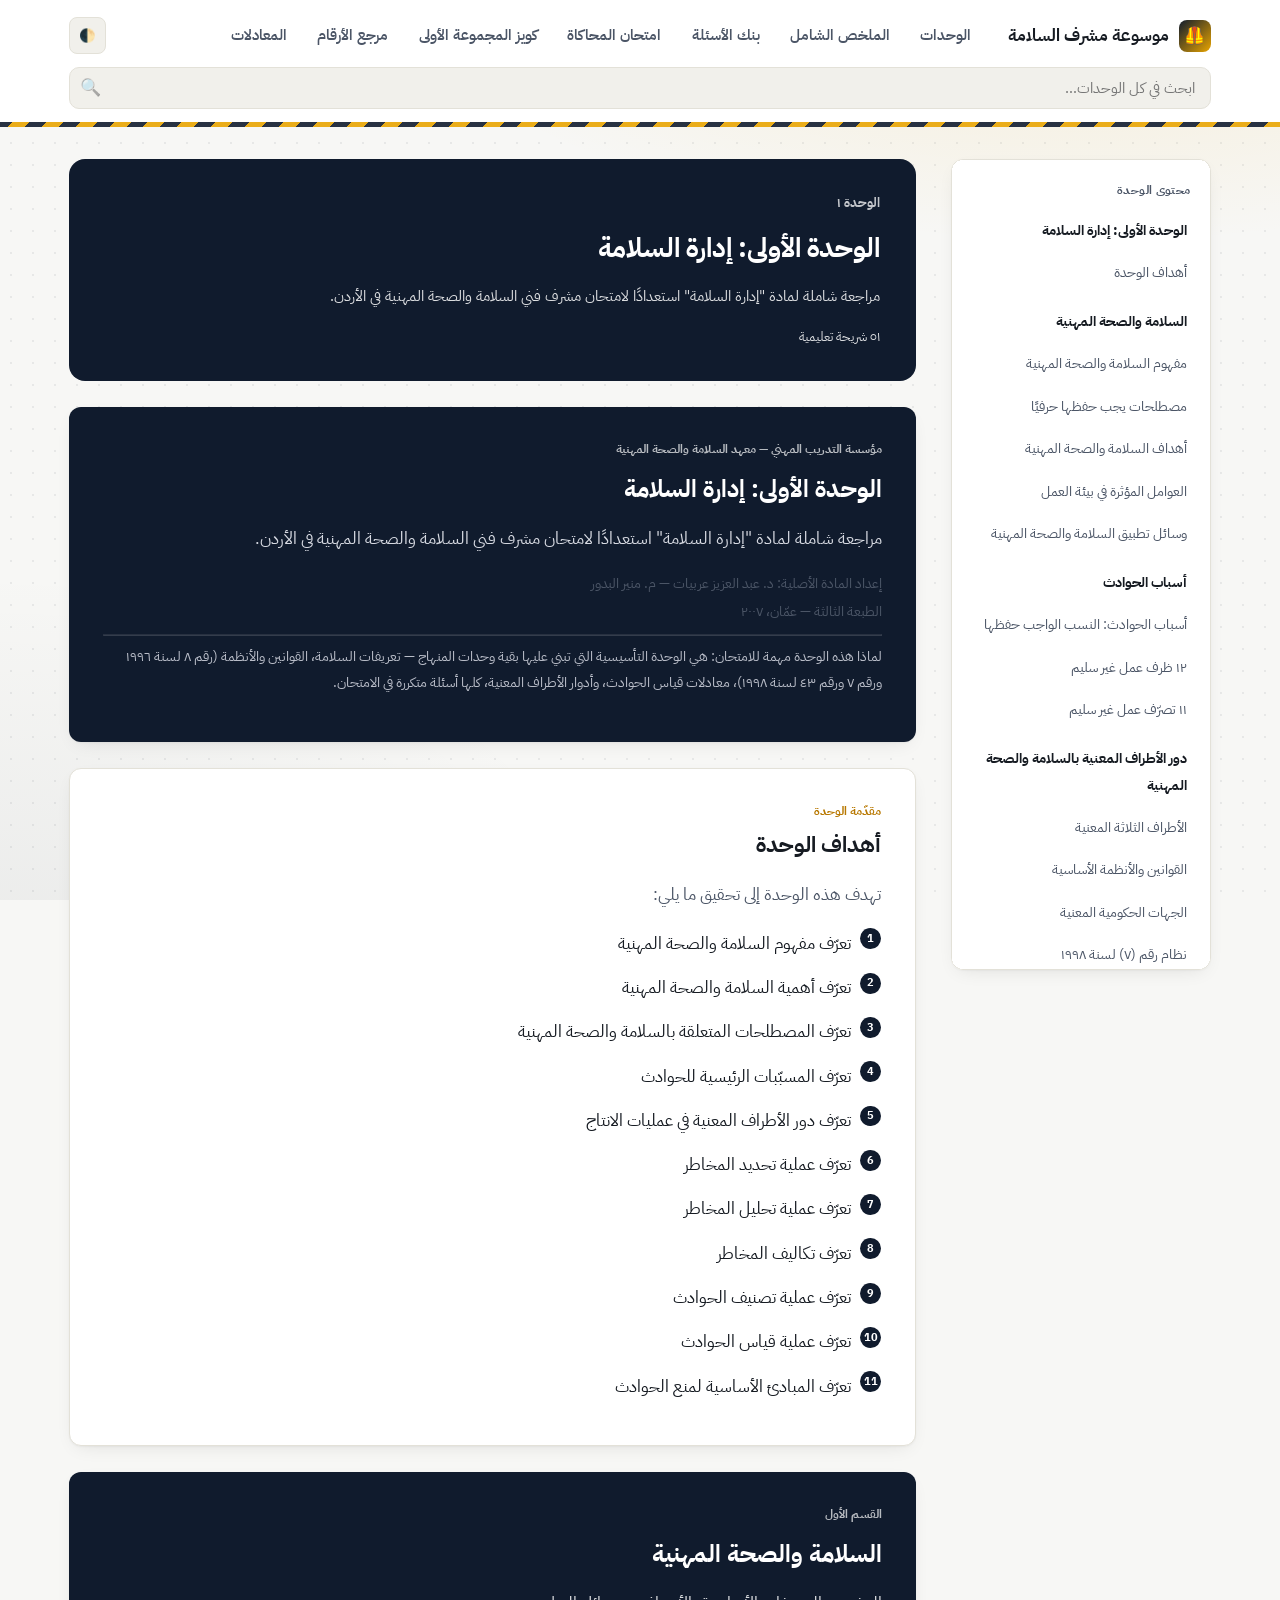
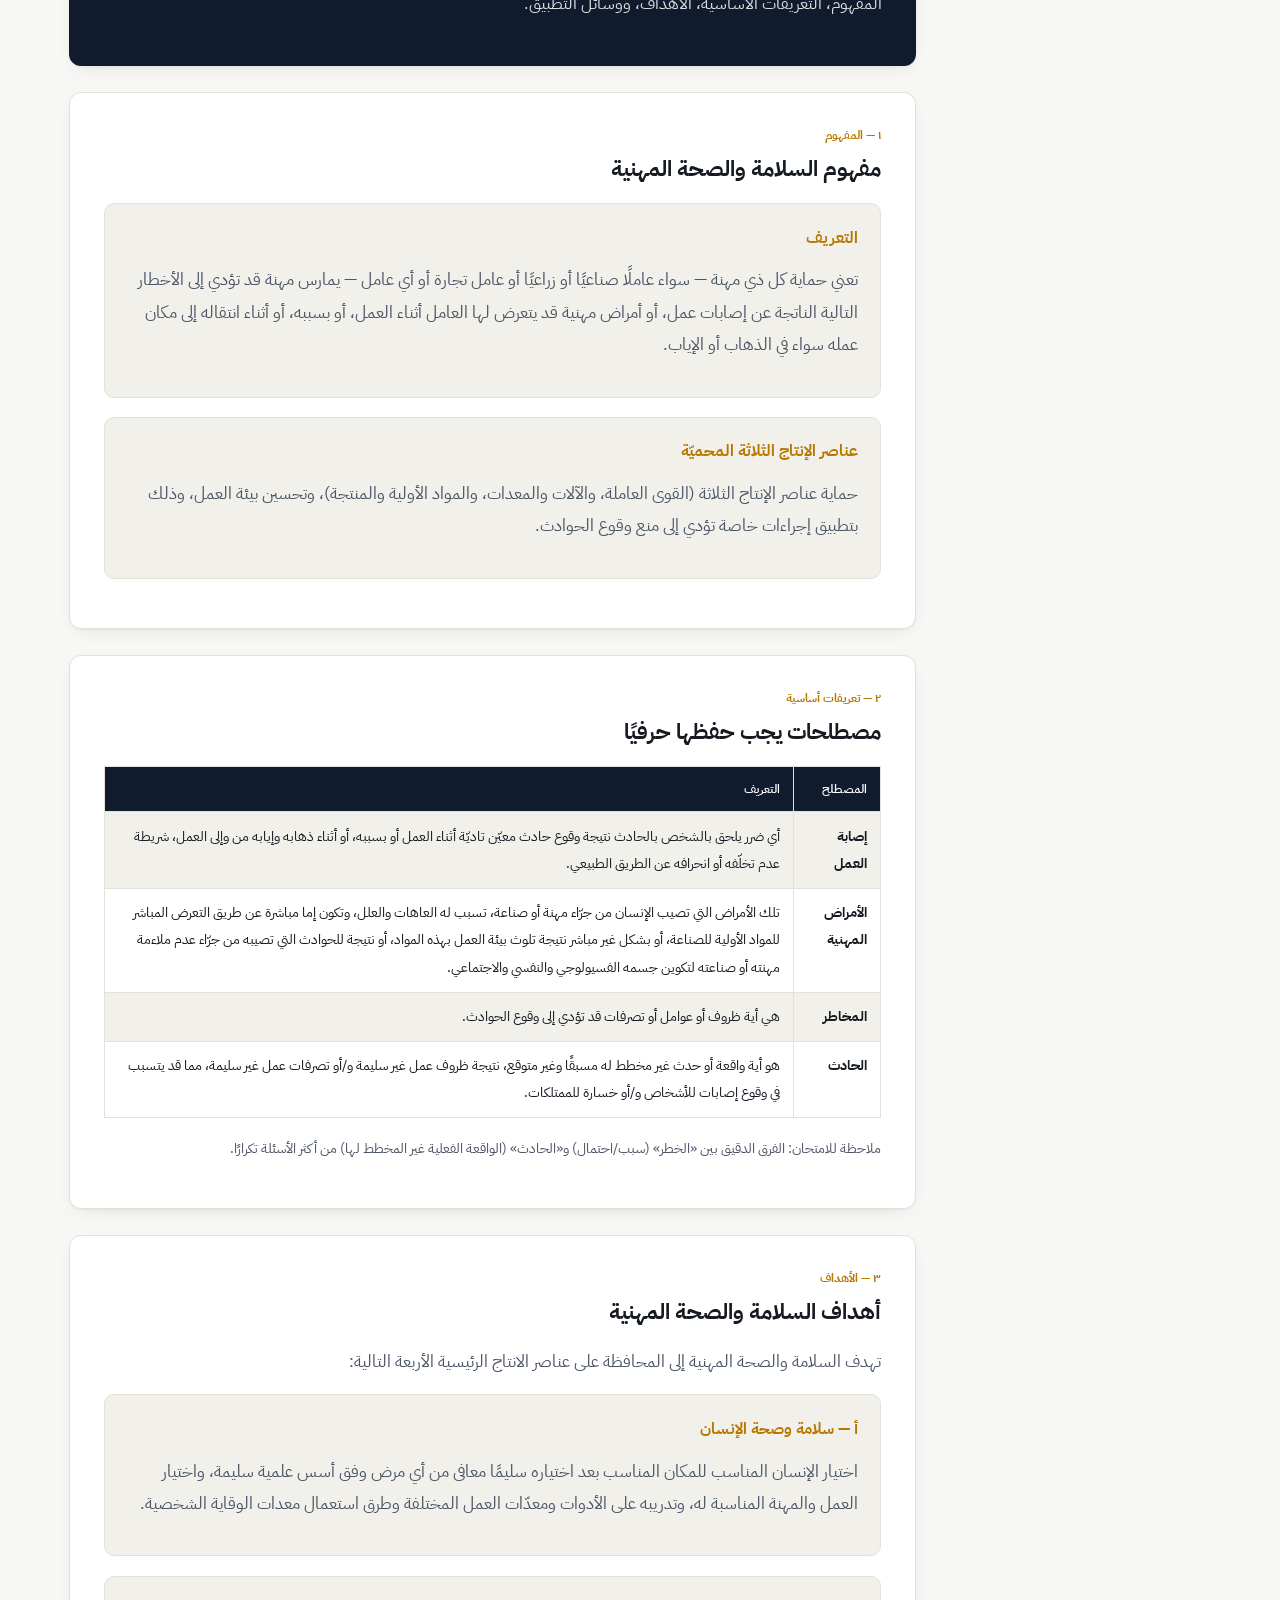
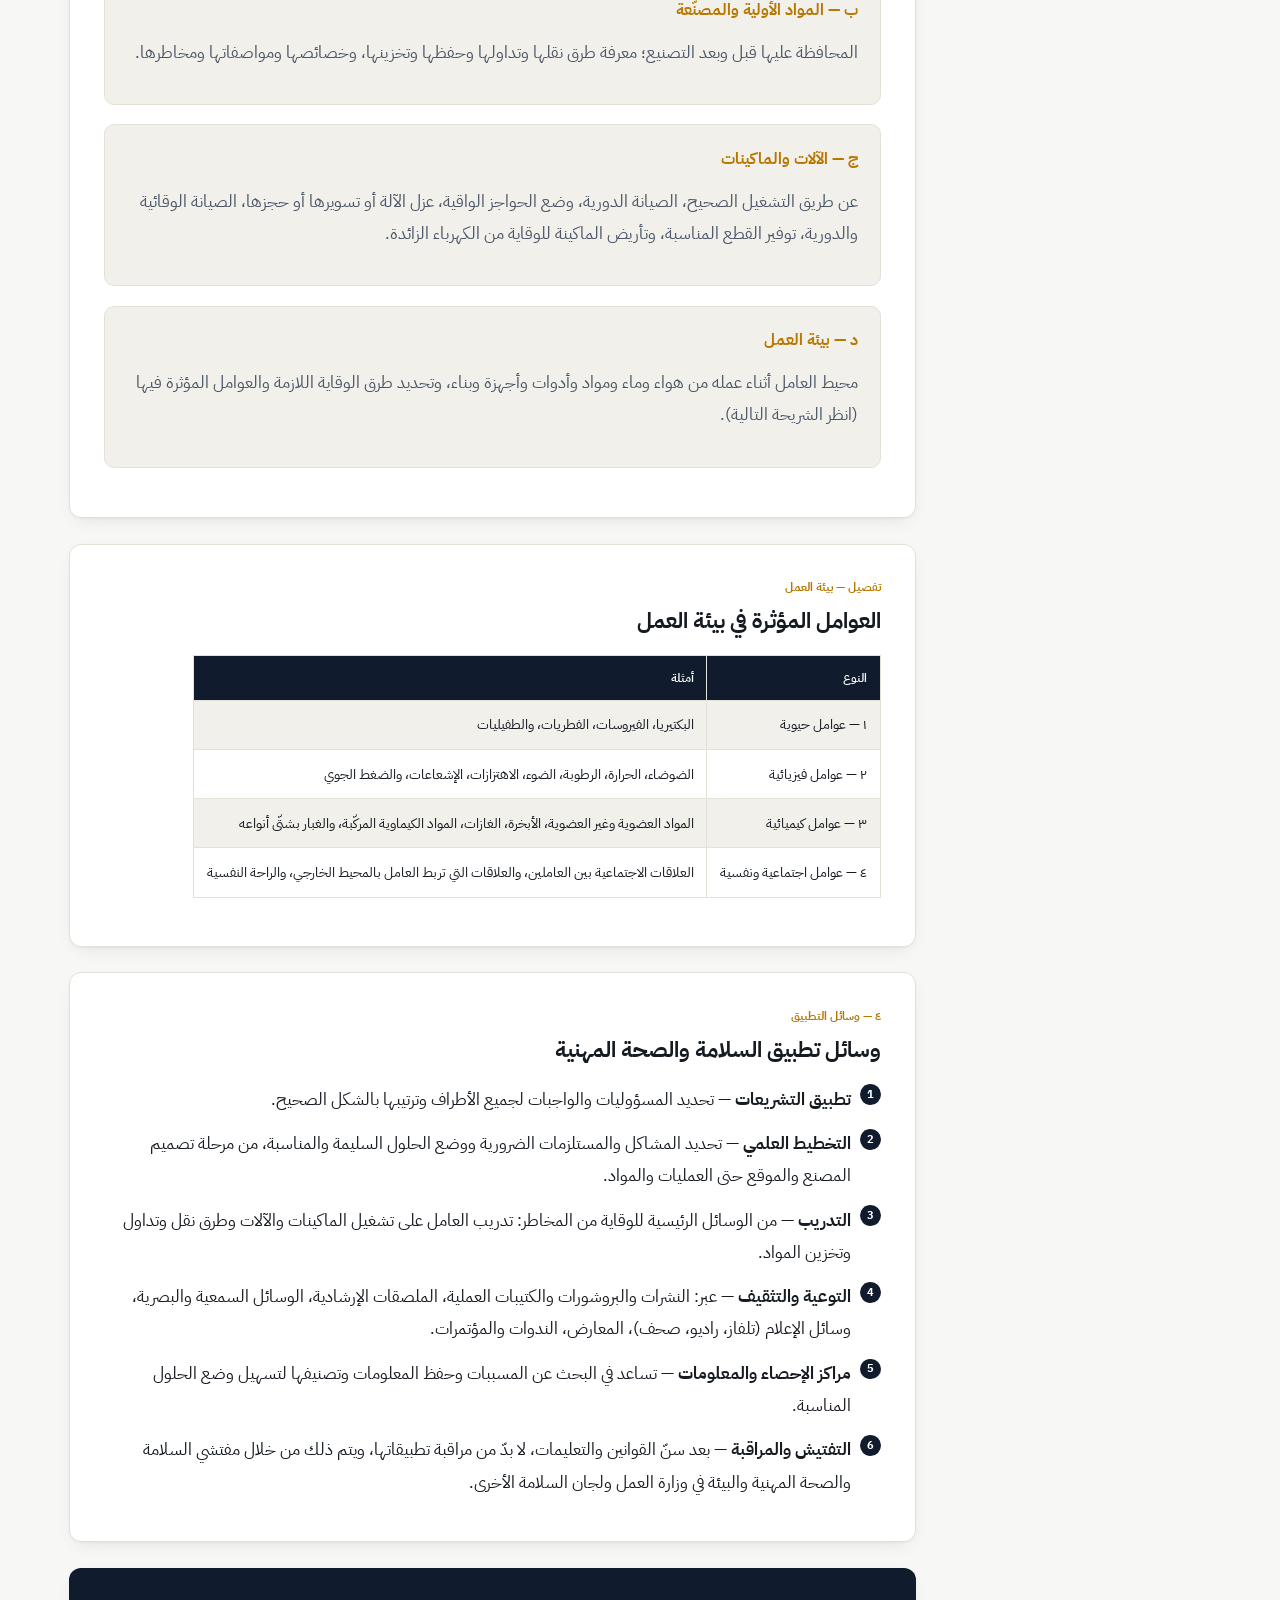
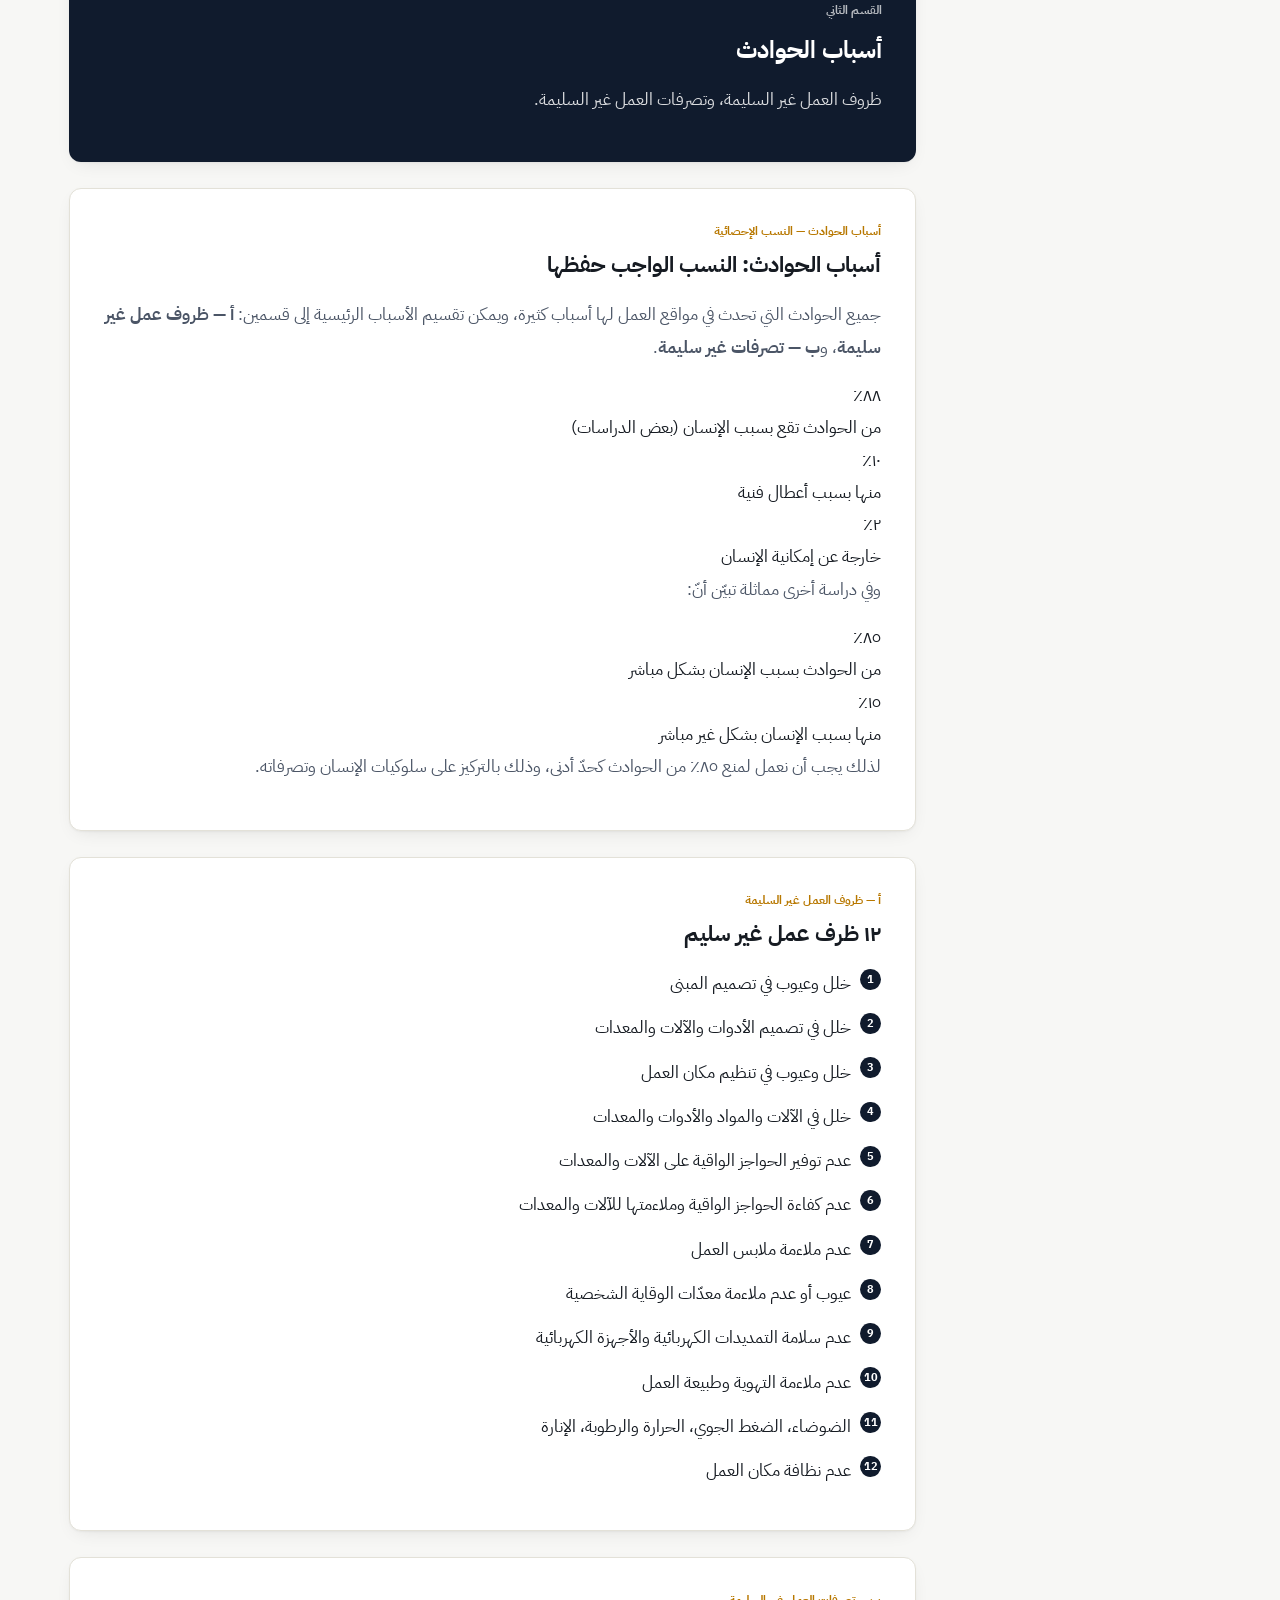
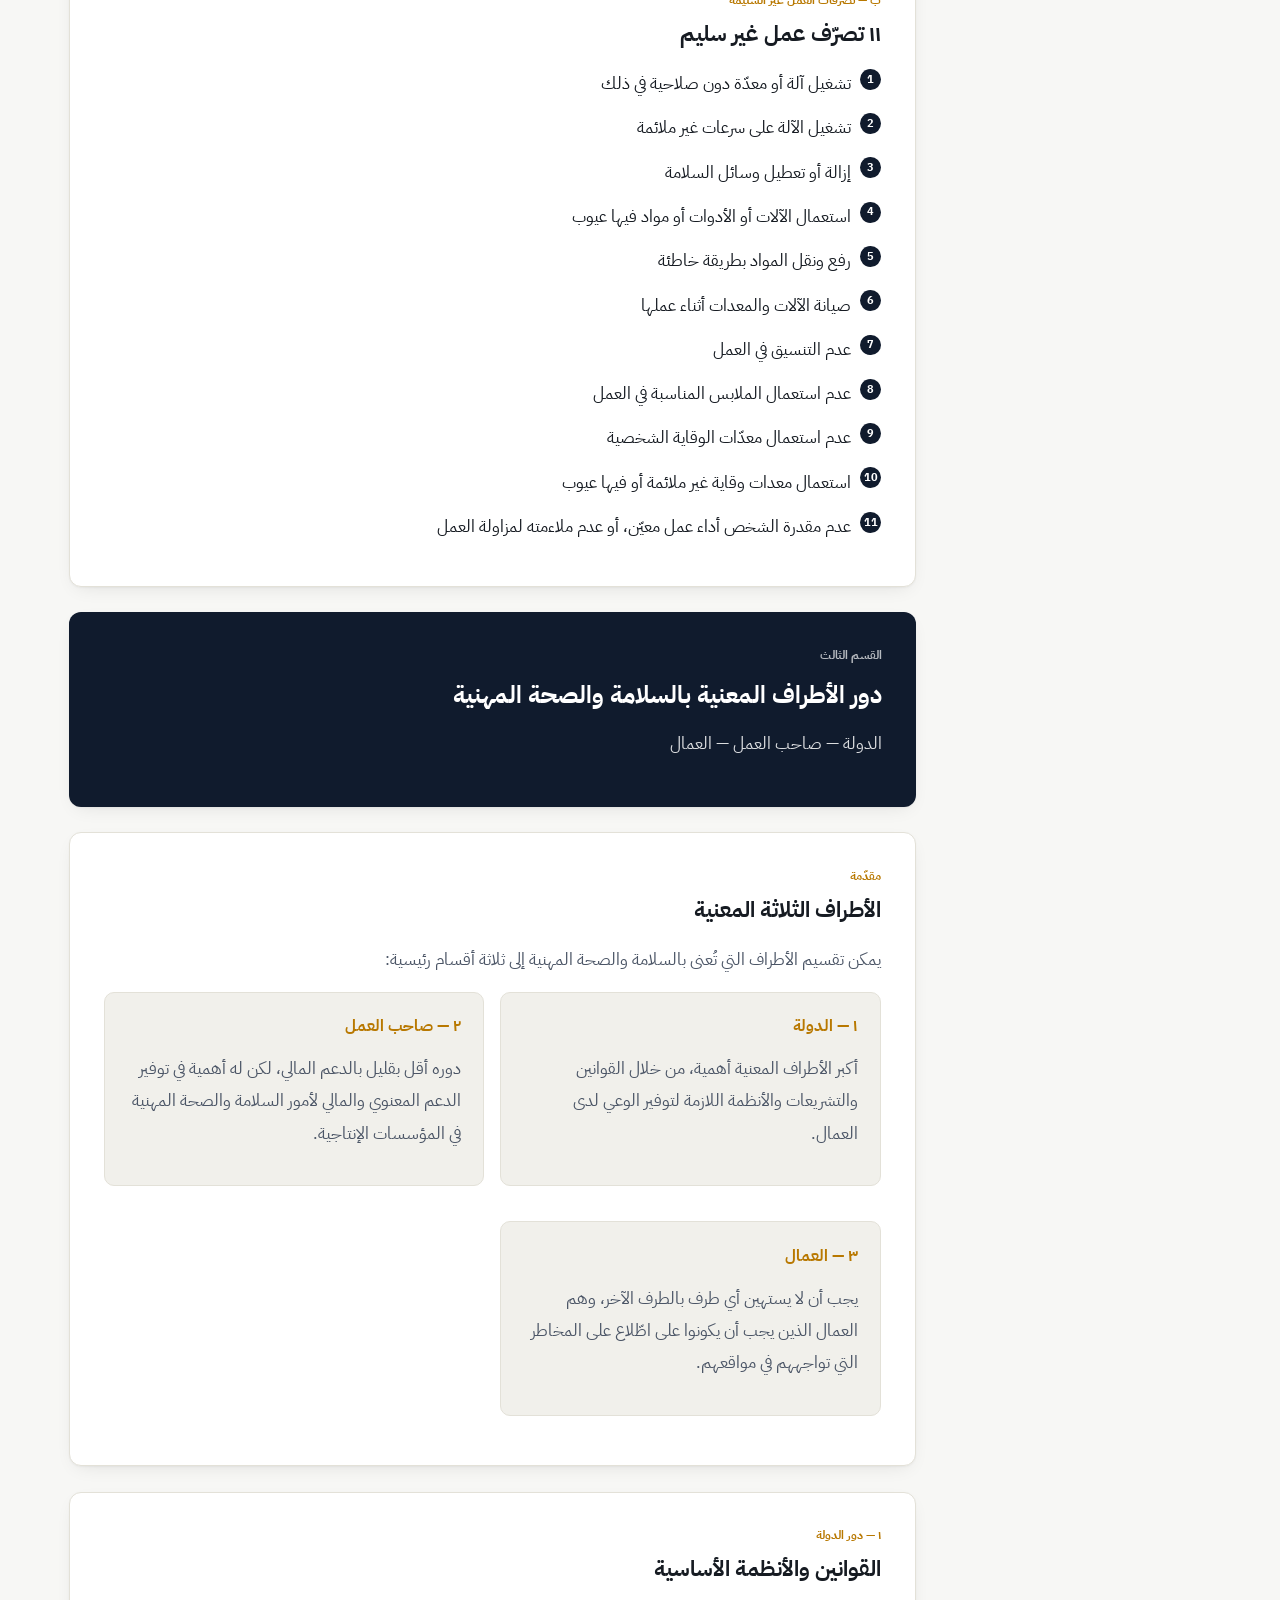
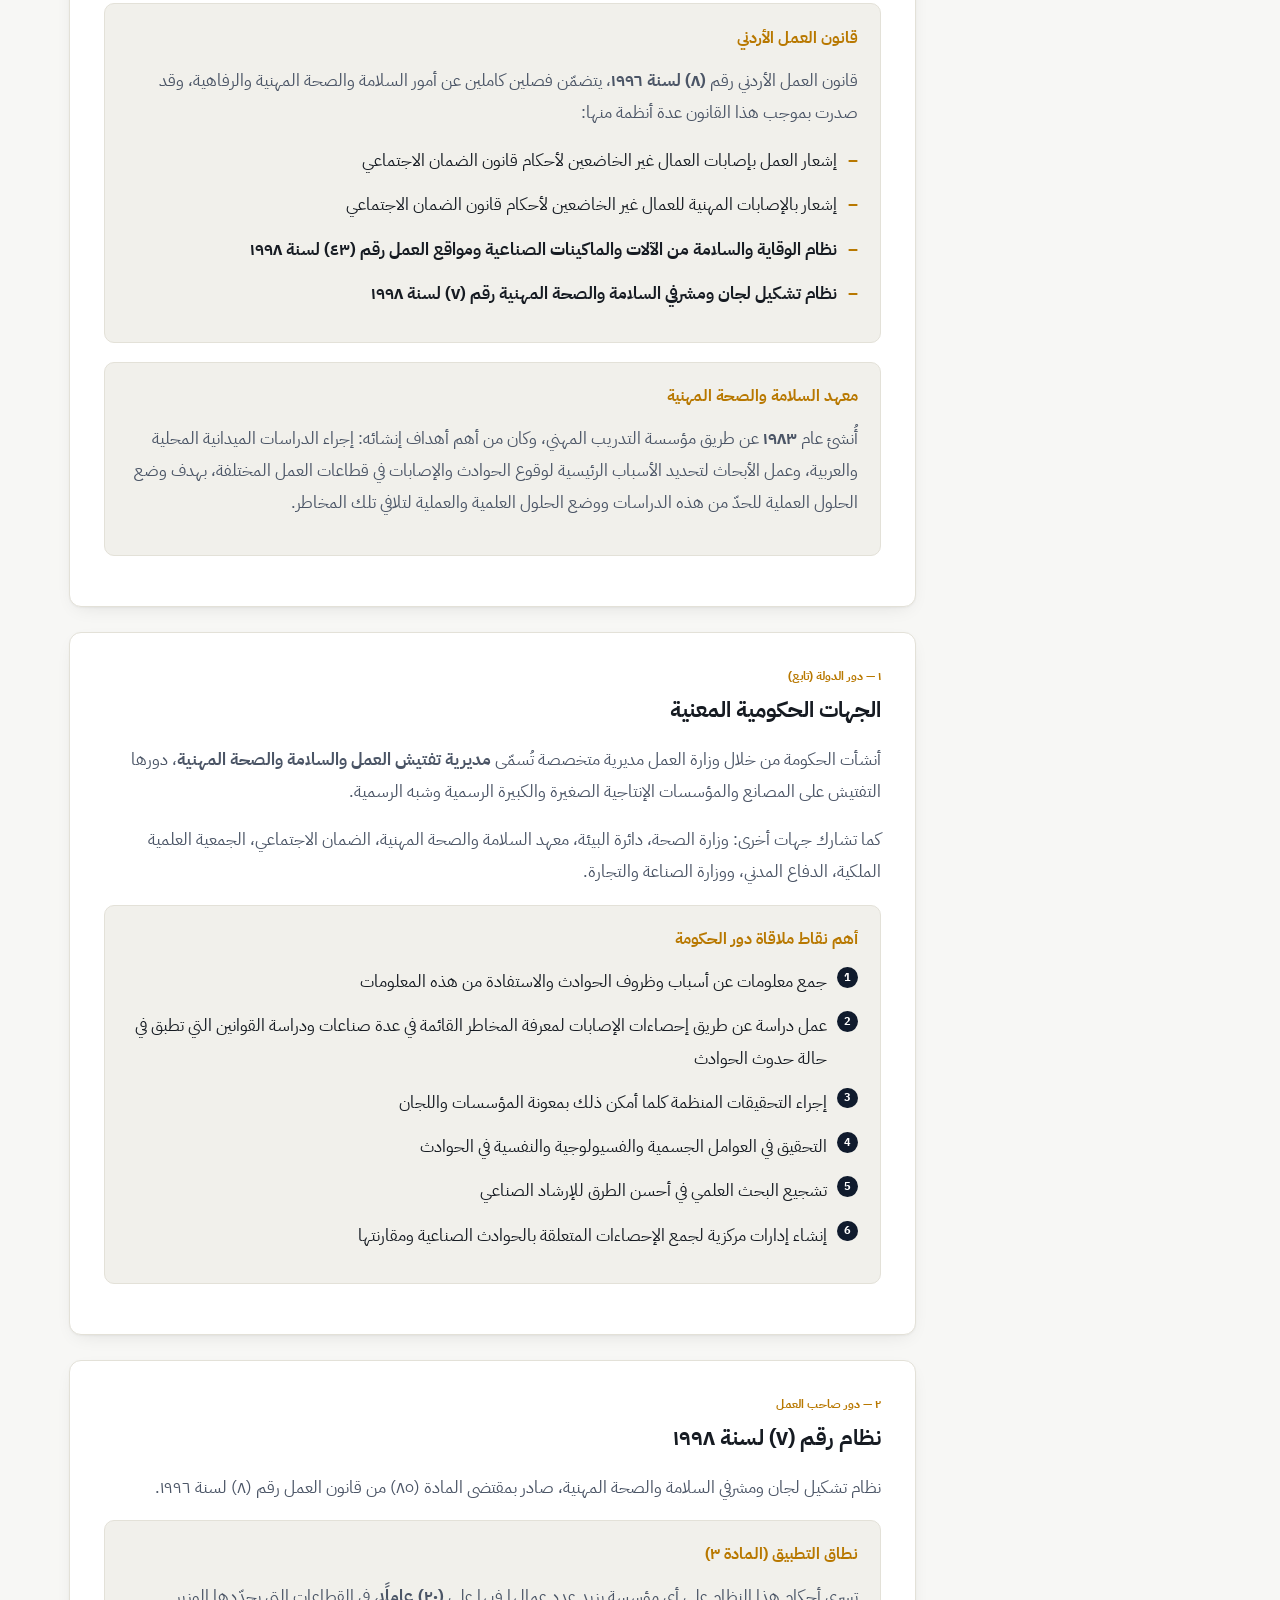
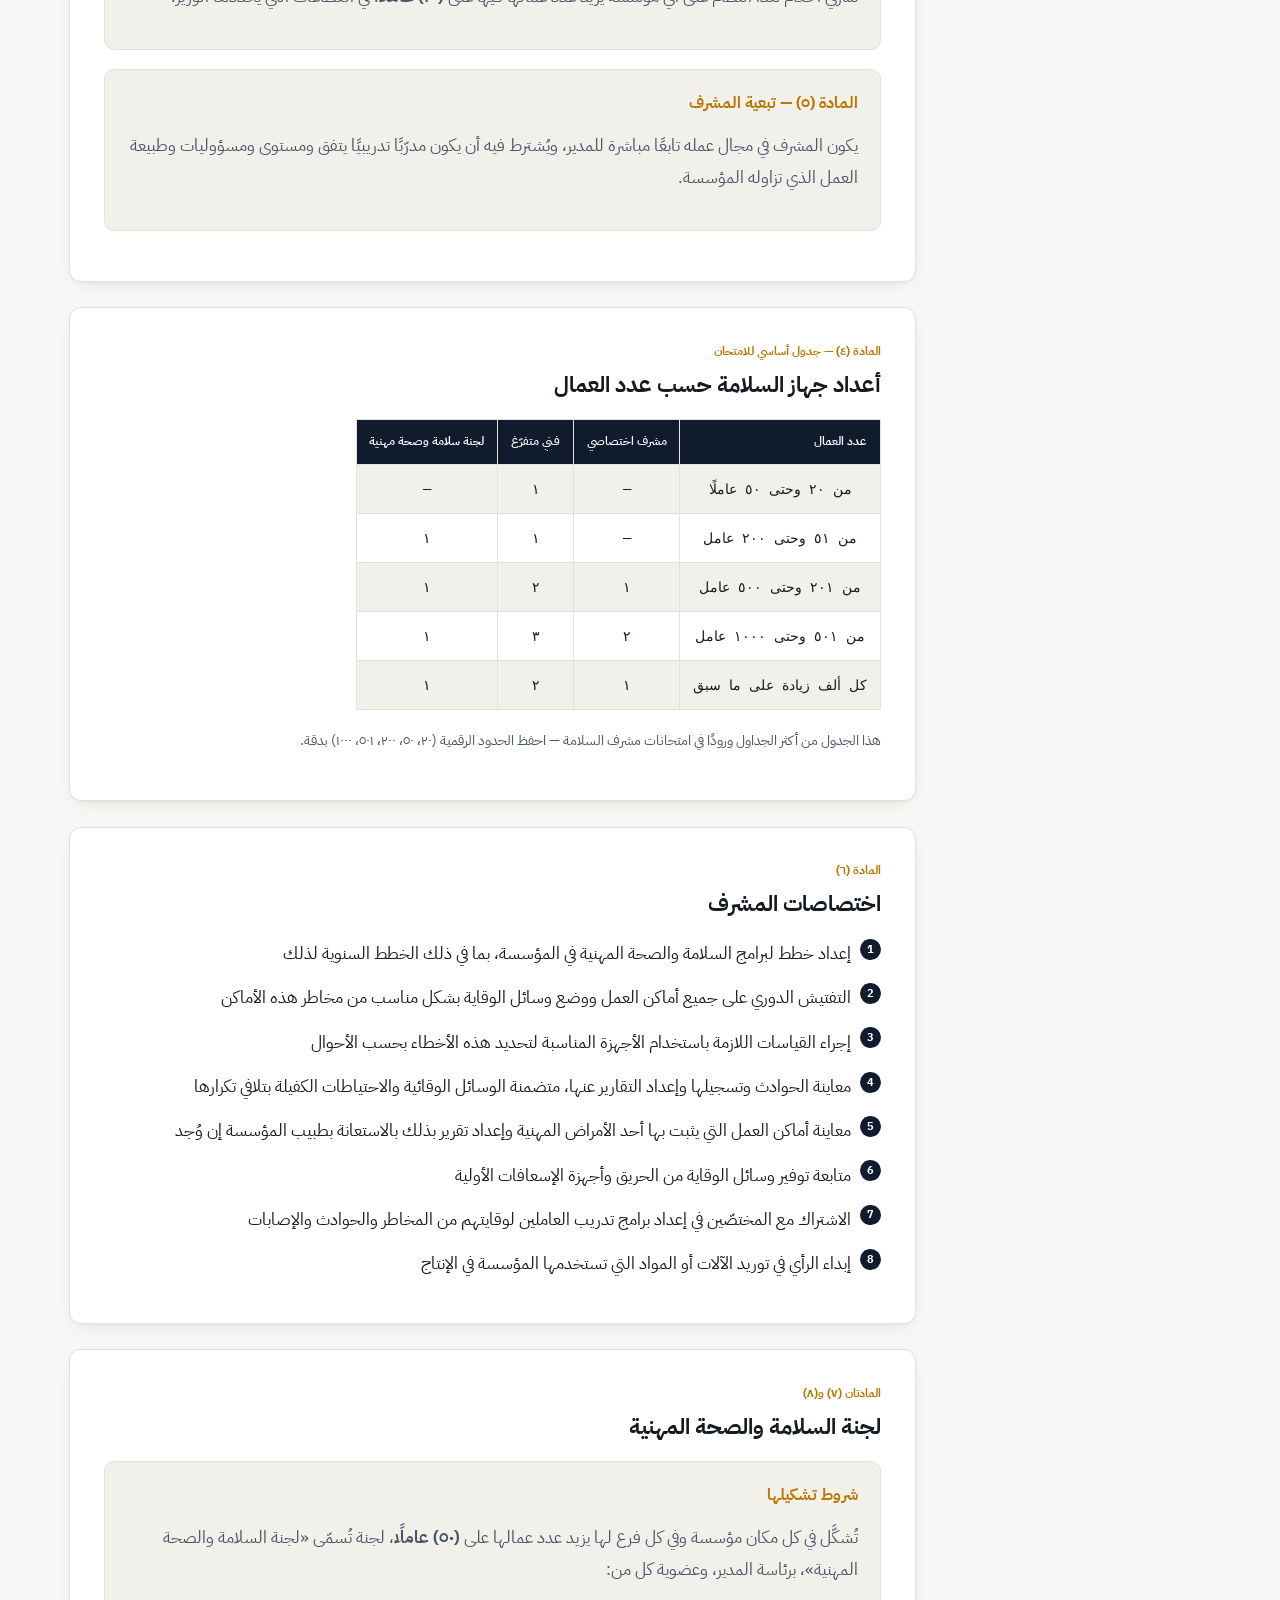
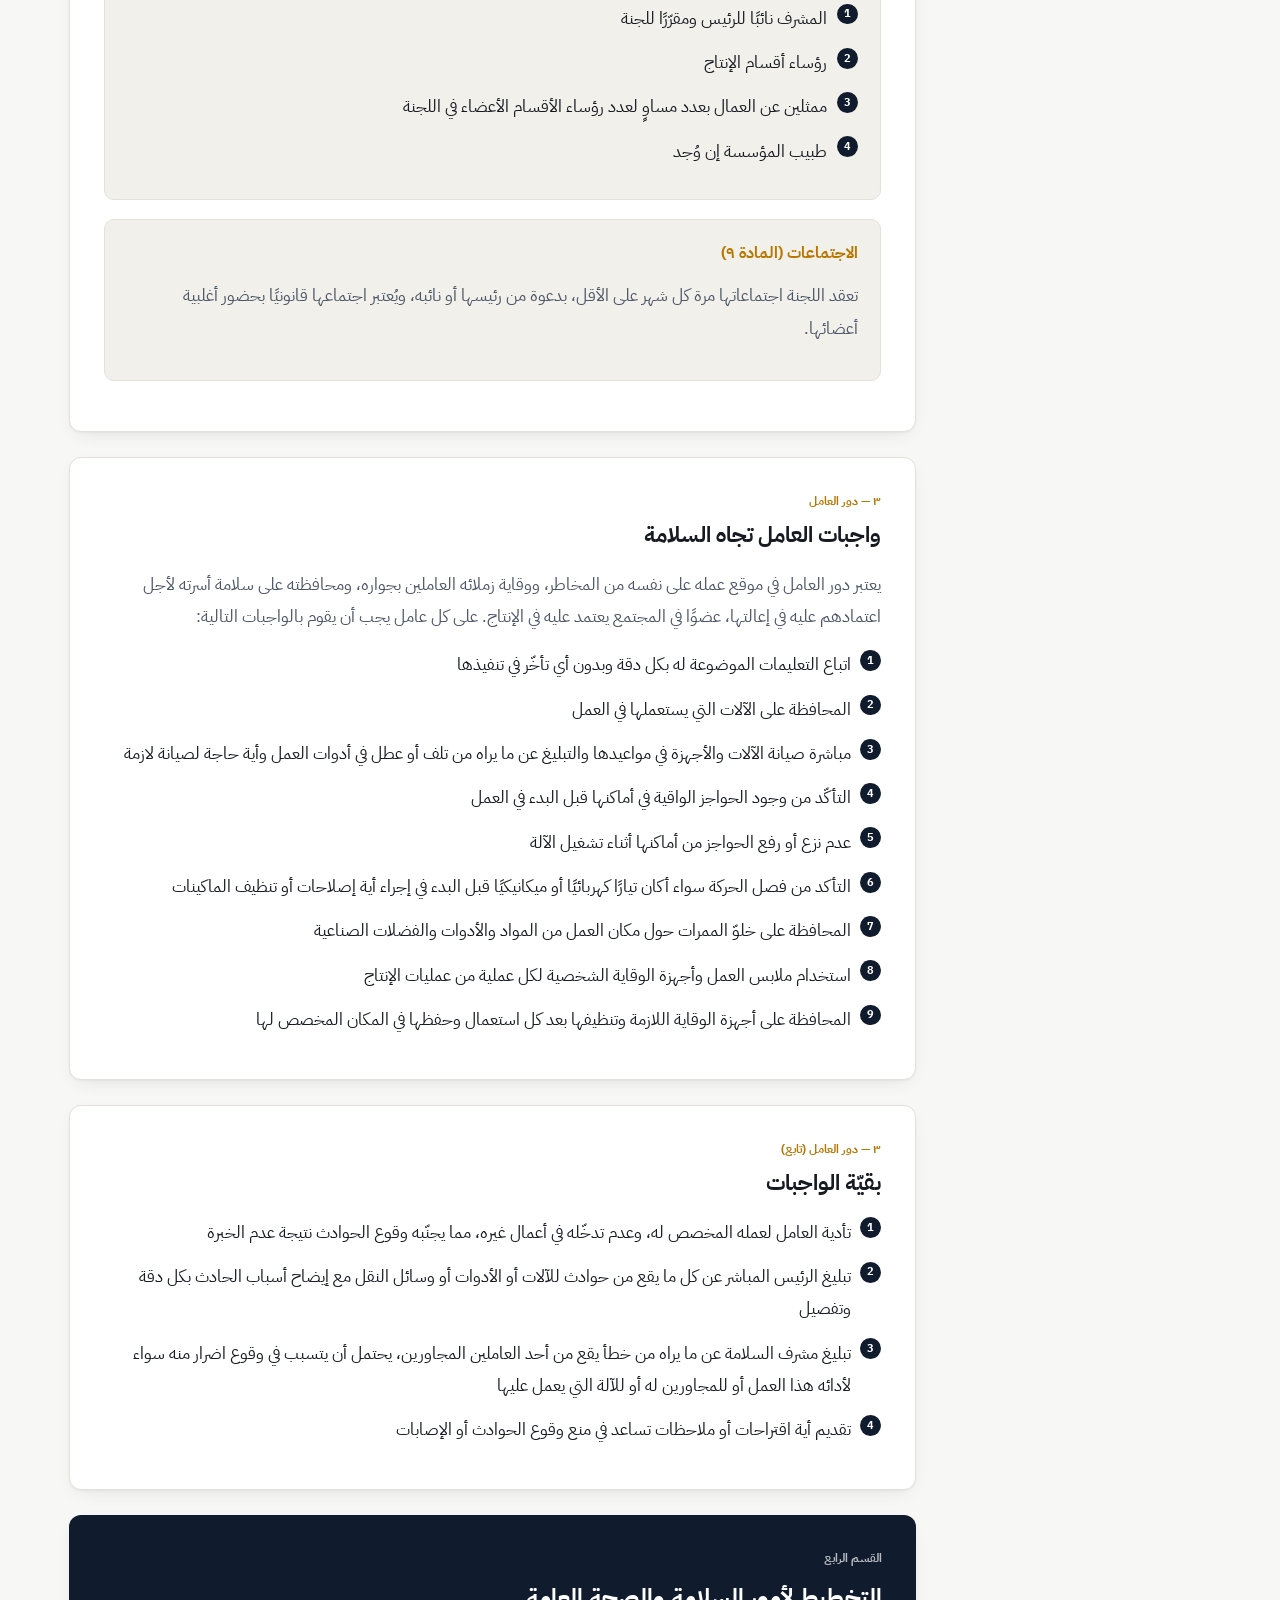
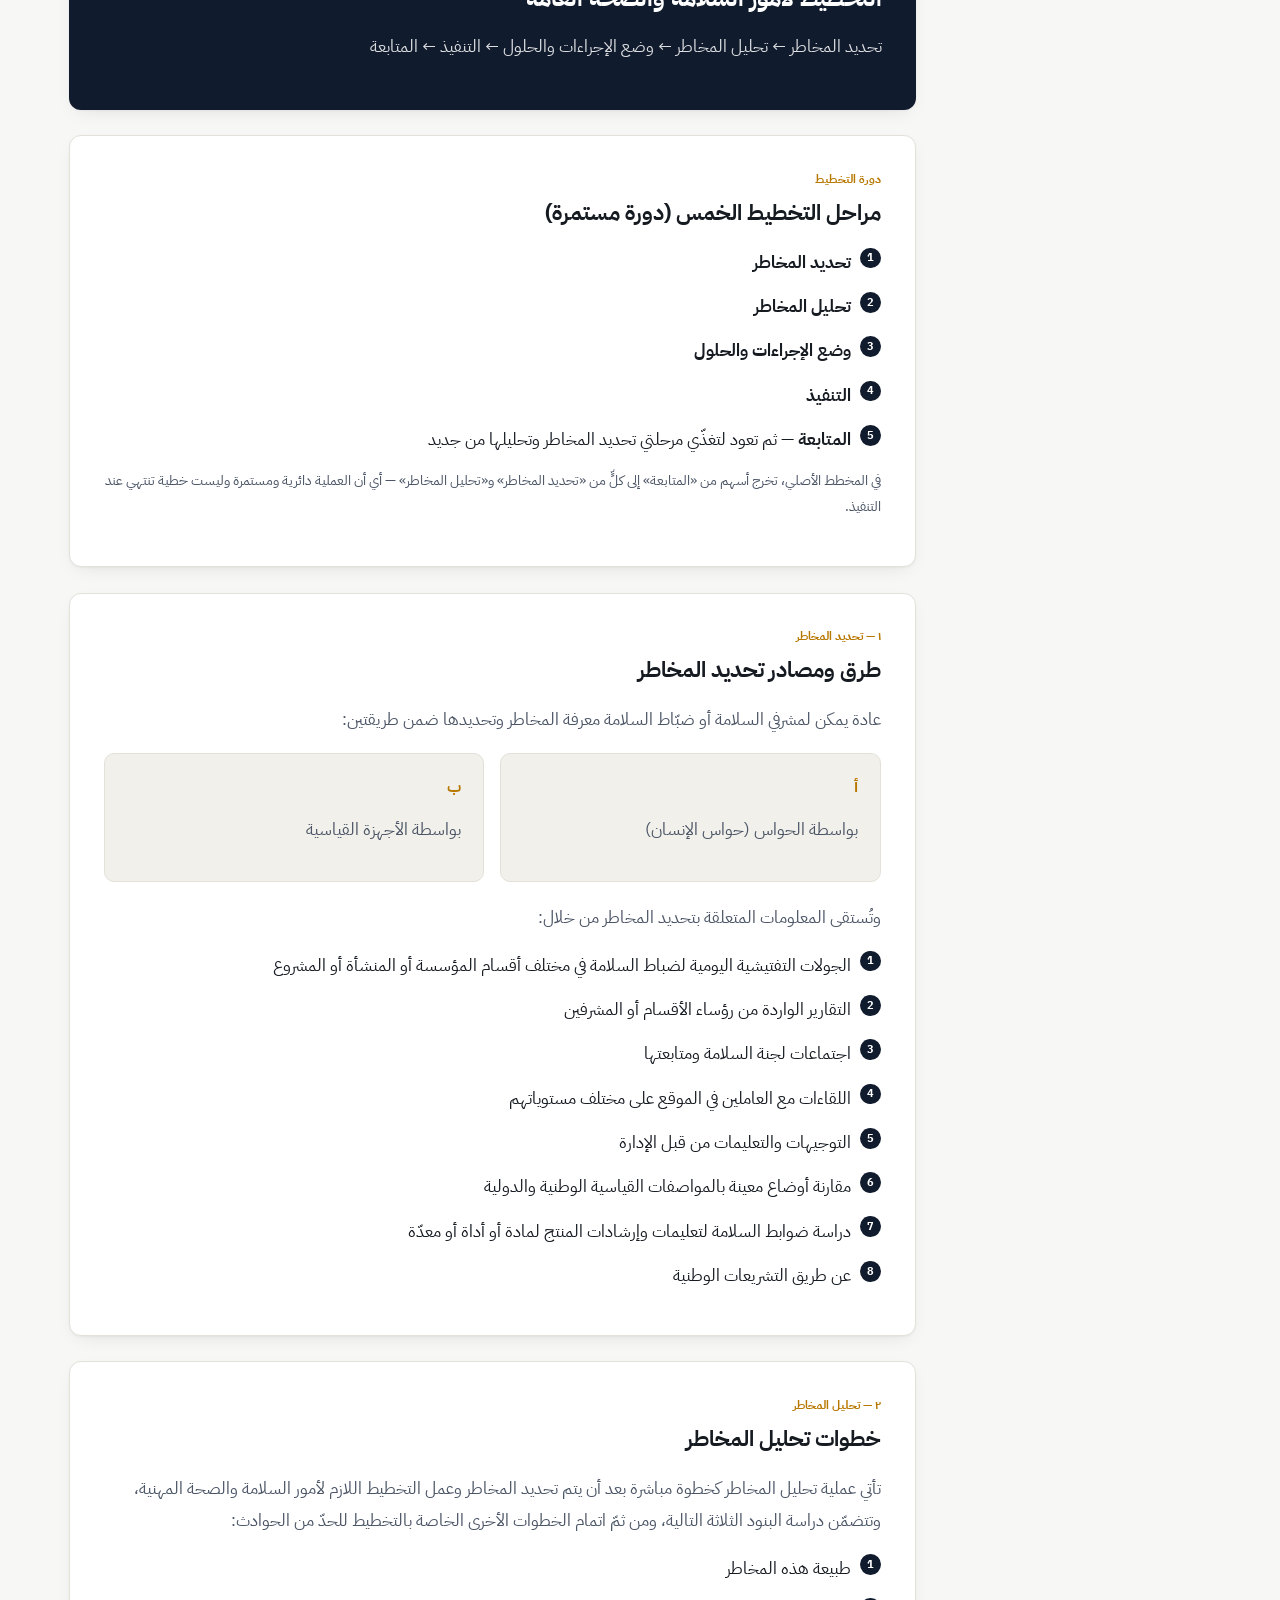
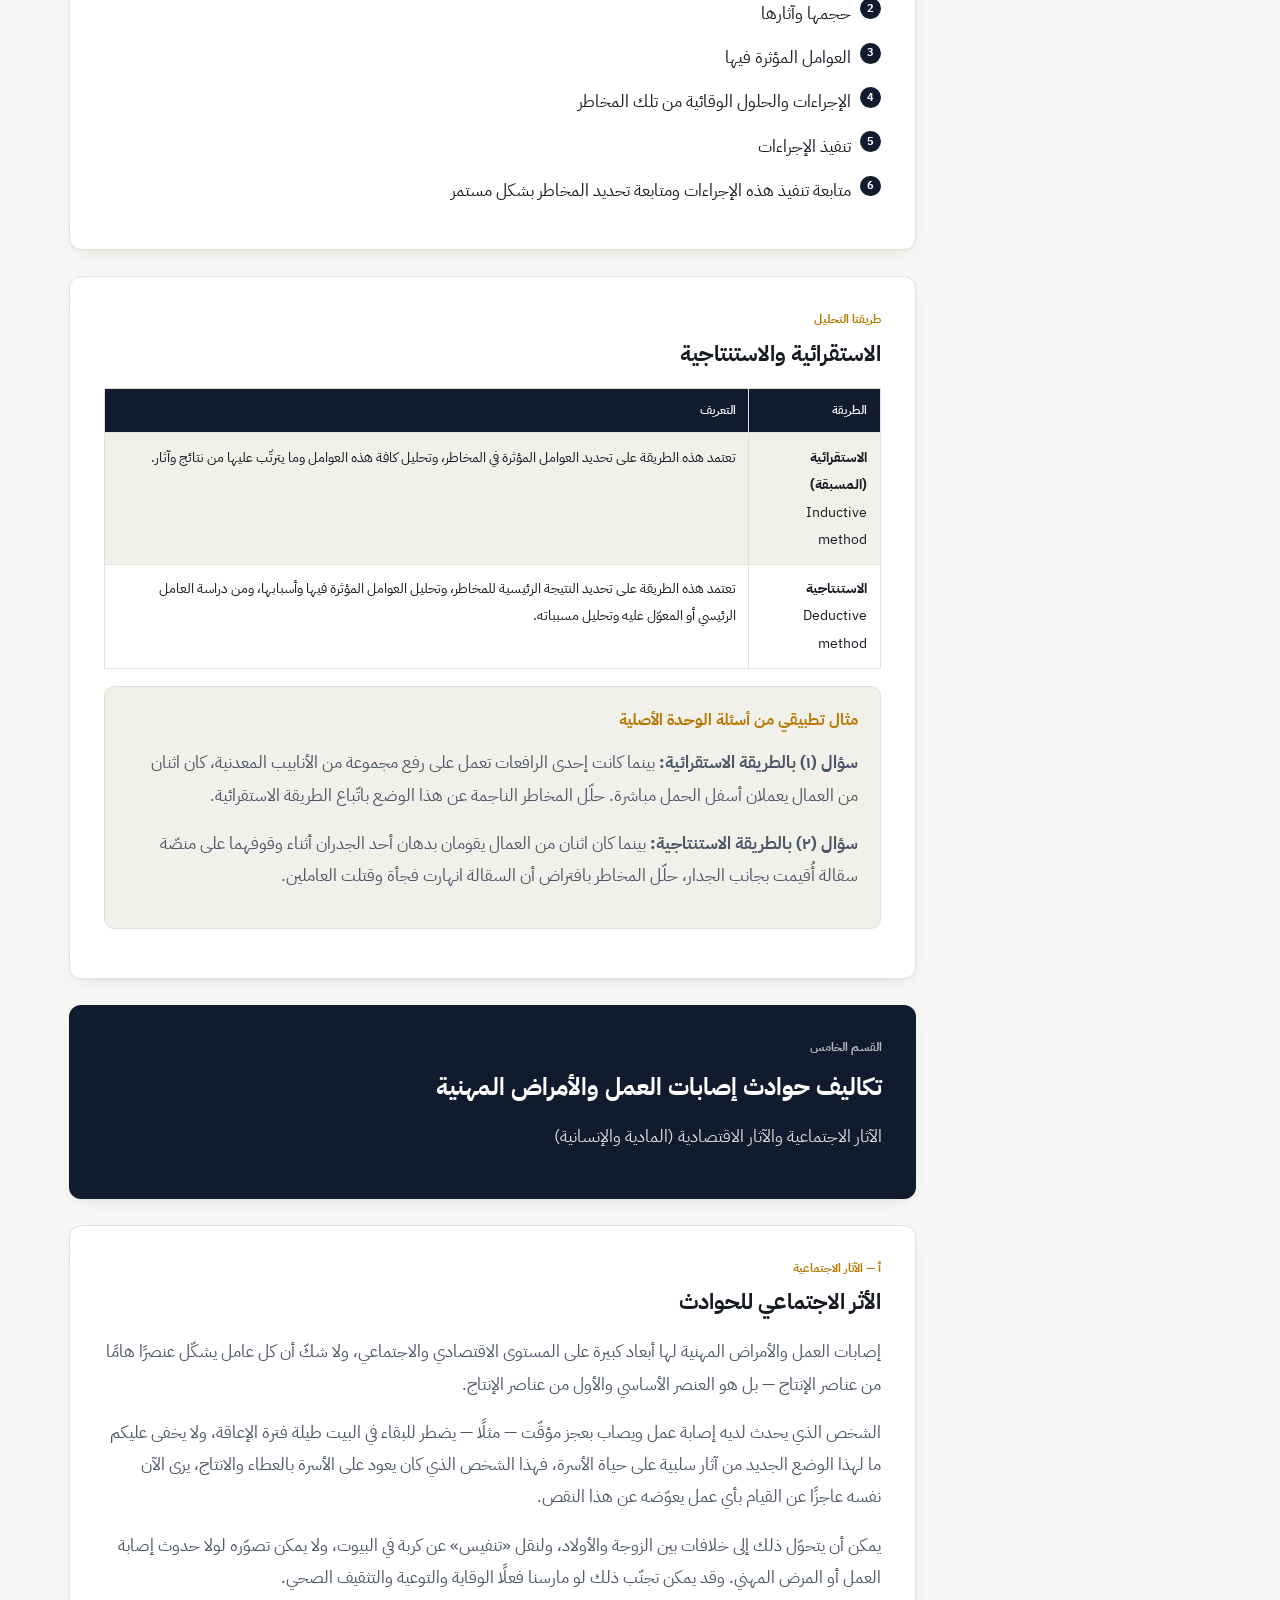
<file: unit.html>
<!DOCTYPE html>
<html lang="ar" dir="rtl">
<head>
<meta charset="UTF-8">
<meta name="viewport" content="width=device-width, initial-scale=1">
<title>الوحدة — موسوعة مشرف السلامة</title>
<link rel="preconnect" href="https://fonts.googleapis.com">
<link rel="preconnect" href="https://fonts.gstatic.com" crossorigin>
<link href="https://fonts.googleapis.com/css2?family=IBM+Plex+Sans+Arabic:wght@400;500;600;700;800&family=IBM+Plex+Mono:wght@500&display=swap" rel="stylesheet">
<link rel="stylesheet" href="assets/style.css?v=3">
</head>
<body>

<header class="site">
  <div class="header-row">
    <a class="brand" href="index.html"><span class="logo">🦺</span><span>موسوعة مشرف السلامة</span></a>
    <button class="hamburger" id="hamburger" aria-label="القائمة">☰</button>
    <nav class="top" id="topNav">
      <a href="index.html">الوحدات</a>
      <a href="summary.html">الملخص الشامل</a>
      <a href="quiz.html">بنك الأسئلة</a>
      <a href="exam.html">امتحان المحاكاة</a>
      <a href="group1-quiz.html">كويز المجموعة الأولى</a>
      <a href="numbers.html">مرجع الأرقام</a>
      <a href="equations.html">المعادلات</a>
    </nav>
    <div class="search-wrap">
      <input id="globalSearch" type="text" placeholder="ابحث في كل الوحدات…" autocomplete="off">
      <span class="search-icon">🔍</span>
      <div class="search-results" id="searchResults"></div>
    </div>
    <button class="theme-btn" id="themeToggle" title="تبديل الوضع الليلي/النهاري">🌓</button>
  </div>
</header>

<main class="wrap">
  <div id="unitRoot" class="loading">جاري التحميل…</div>
</main>

<footer class="site">
  <div class="wrap">
    إعداد: <strong>مأمون السعودي</strong> — منصة دراسية مبنية بمساعدة Claude، بالاستناد إلى مناهج معهد السلامة والصحة المهنية (مؤسسة التدريب المهني، الأردن).<br>
    <a href="https://github.com/mam87/osh-supervisor-study" target="_blank" rel="noopener">المصدر على GitHub</a>
  </div>
</footer>

<script src="assets/app.js?v=2"></script>
<script>
function toAr(n){ const d=['٠','١','٢','٣','٤','٥','٦','٧','٨','٩']; return String(n).split('').map(c=>/[0-9]/.test(c)?d[+c]:c).join(''); }

function slideBlock(s, colors){
  const kindClass = s.type === 'divider' || s.type === 'cover' || s.type === 'review-cover' ? 'kind-divider' : '';
  const headingTag = (s.type === 'divider' || s.type === 'cover' || s.type === 'review-cover') ? 'h1' : 'h2';
  return `<article class="slide-block ${kindClass}" id="slide-${s.i}">
    ${s.eyebrow ? `<div class="eyebrow2">${escapeHtml(s.eyebrow)}</div>` : ''}
    ${s.heading ? `<${headingTag}>${escapeHtml(s.heading)}</${headingTag}>` : ''}
    ${s.html}
  </article>`;
}

function tocEntry(s){
  const label = s.heading || s.eyebrow || ('شريحة ' + toAr(s.i+1));
  const cls = (s.type === 'divider' || s.type === 'cover' || s.type === 'review-cover') ? 'divider-link' : '';
  return `<a href="#slide-${s.i}" data-i="${s.i}" class="${cls}">${escapeHtml(label)}</a>`;
}

(async function(){
  const params = new URLSearchParams(location.search);
  const n = parseInt(params.get('u') || '1', 10);
  const root = document.getElementById('unitRoot');
  try{
    const [unit, catalog] = await Promise.all([loadJSON(`unit-${n}.json`), loadJSON('catalog.json')]);
    root.classList.remove('loading');
    document.title = unit.title + ' — موسوعة مشرف السلامة';
    const c = unit.colors || {};
    document.documentElement.style.setProperty('--uc-navy', c.navy || '#101B2D');
    document.documentElement.style.setProperty('--uc-amber', c.amber || '#E8A400');
    document.documentElement.style.setProperty('--uc-amber-deep', c['amber-deep'] || '#B87800');

    const prev = catalog.find(u => u.n === n - 1);
    const next = catalog.find(u => u.n === n + 1);

    root.innerHTML = `
      <div class="unit-layout">
        <aside class="toc">
          <h3>محتوى الوحدة</h3>
          ${unit.slides.map(tocEntry).join('')}
        </aside>
        <div class="unit-main">
          <div class="unit-hero" style="--uc-navy:${c.navy || '#101B2D'}">
            <div class="un">الوحدة ${toAr(n)} ${unit.pages && unit.pages !== '—' ? '· صفحات ' + unit.pages : ''}</div>
            <h1>${escapeHtml(unit.title)}</h1>
            <p>${escapeHtml(unit.description || '')}</p>
            <div class="um"><span>${toAr(unit.slideCount)} شريحة تعليمية</span></div>
          </div>
          ${unit.slides.map(s => slideBlock(s, c)).join('')}
          <div class="unit-nav">
            ${prev ? `<a href="unit.html?u=${prev.n}"><span class="lbl">◂ الوحدة السابقة</span><span class="ttl">${escapeHtml(prev.title)}</span></a>` : '<span></span>'}
            ${next ? `<a href="unit.html?u=${next.n}"><span class="lbl">الوحدة التالية ▸</span><span class="ttl">${escapeHtml(next.title)}</span></a>` : '<span></span>'}
          </div>
        </div>
      </div>`;

    // active TOC highlight on scroll
    const links = Array.from(document.querySelectorAll('aside.toc a'));
    const blocks = Array.from(document.querySelectorAll('.slide-block'));
    const obs = new IntersectionObserver((entries) => {
      entries.forEach(e => {
        if(e.isIntersecting){
          const id = e.target.id;
          links.forEach(l => l.classList.toggle('active', l.getAttribute('href') === '#' + id));
        }
      });
    }, {rootMargin: '-15% 0px -70% 0px'});
    blocks.forEach(b => obs.observe(b));

    if(location.hash){
      const el = document.querySelector(location.hash);
      if(el) setTimeout(() => el.scrollIntoView({behavior:'instant', block:'start'}), 50);
    }
  }catch(e){
    root.innerHTML = '<div class="empty-state">تعذّر تحميل هذه الوحدة.</div>';
    console.error(e);
  }
})();
</script>
</body>
</html>
</file>
<file: assets/style.css>
/* ===== OSH Supervisor Study — shared site stylesheet ===== */
:root{
  --bg:#F7F7F5; --surface:#FFFFFF; --surface-2:#F1F0EB;
  --ink:#161B22; --ink-soft:#4B5566; --line:#E3E1D8;
  --brand:#101B2D; --brand-2:#E8A400; --brand-2-deep:#B87800;
  --good:#1E6E4E; --bad:#B3271E;
  --radius:12px;
  --shadow:0 1px 2px rgba(20,20,10,.04), 0 6px 20px -8px rgba(20,20,10,.12);
  color-scheme: light;
}
:root[data-theme="dark"]{
  --bg:#0F1115; --surface:#171A21; --surface-2:#1D212B;
  --ink:#EDEEF0; --ink-soft:#A9AFBC; --line:#2A2F3A;
  color-scheme: dark;
}
@media (prefers-color-scheme: dark){
  :root:not([data-theme="light"]){
    --bg:#0F1115; --surface:#171A21; --surface-2:#1D212B;
    --ink:#EDEEF0; --ink-soft:#A9AFBC; --line:#2A2F3A;
    color-scheme: dark;
  }
}
*{box-sizing:border-box;}
html{scroll-behavior:smooth;}
body{
  margin:0; background:var(--bg); color:var(--ink);
  font-family:'IBM Plex Sans Arabic', system-ui, -apple-system, sans-serif;
  line-height:1.75; -webkit-font-smoothing:antialiased;
}
a{color:inherit;}
img{max-width:100%;}
.wrap{max-width:1180px; margin:0 auto; padding:0 1.2rem;}

/* ---------- Header ---------- */
header.site{
  position:sticky; top:0; z-index:50; background:rgba(var(--surface-rgb,255,255,255),.9);
  background:var(--surface); border-bottom:1px solid var(--line);
  backdrop-filter:blur(8px);
}
.header-row{display:flex; align-items:center; gap:1rem; padding:.85rem 1.2rem; max-width:1180px; margin:0 auto;}
.brand{display:flex; align-items:center; gap:.6rem; font-weight:700; font-size:1.05rem; white-space:nowrap; text-decoration:none; color:var(--ink);}
.brand .logo{width:2rem; height:2rem; border-radius:8px; background:linear-gradient(135deg,var(--brand),var(--brand-2)); display:flex; align-items:center; justify-content:center; color:#fff; font-size:1.05rem; flex-shrink:0;}
nav.top{display:flex; gap:.3rem; margin-inline-start:.5rem;}
nav.top a{padding:.5rem .8rem; border-radius:8px; font-size:.92rem; font-weight:600; color:var(--ink-soft); text-decoration:none; white-space:nowrap;}
nav.top a:hover, nav.top a.active{background:var(--surface-2); color:var(--ink);}
.search-wrap{flex:1; position:relative; max-width:420px; margin-inline-start:auto;}
.search-wrap input{
  width:100%; padding-block:.55rem; padding-inline:.9rem 2.4rem; border-radius:10px; border:1px solid var(--line);
  background:var(--surface-2); color:var(--ink); font-family:inherit; font-size:.92rem;
}
.search-wrap input:focus{outline:2px solid var(--brand-2); outline-offset:1px;}
.search-icon{position:absolute; inset-inline-end:.7rem; top:50%; transform:translateY(-50%); opacity:.5; pointer-events:none;}
.theme-btn{background:var(--surface-2); border:1px solid var(--line); border-radius:8px; width:2.3rem; height:2.3rem; display:flex; align-items:center; justify-content:center; cursor:pointer; color:var(--ink); flex-shrink:0;}
.hamburger{display:none; background:none; border:none; cursor:pointer; color:var(--ink); padding:.4rem;}
@media (max-width:980px){
  .header-row{flex-wrap:wrap; gap:.6rem; padding:.7rem 1rem;}
  .hamburger{display:block; margin-inline-start:auto; font-size:1.3rem;}
  nav.top{display:none; order:10; width:100%; flex-direction:column; margin:0;}
  nav.top.open{display:flex;}
  .search-wrap{order:11; flex-basis:100%; max-width:none; margin:0;}
}

/* search on its own row under the nav (desktop) so it never gets squeezed */
@media (min-width:981px){
  .header-row{flex-wrap:wrap; row-gap:.6rem;}
  .theme-btn{margin-inline-start:auto;}
  .search-wrap{order:5; flex:1 1 100%; max-width:none; margin:0;}
}
@media (min-width:981px) and (max-width:1180px){
  nav.top{margin-inline-start:0; gap:.1rem;}
  nav.top a{padding:.45rem .5rem; font-size:.86rem;}
}
.search-results{position:absolute; top:calc(100% + .5rem); inset-inline:0; background:var(--surface); border:1px solid var(--line); border-radius:12px; box-shadow:var(--shadow); max-height:70vh; overflow:auto; z-index:60; display:none;}
.search-results.open{display:block;}
.search-results .sr-item{display:block; padding:.7rem .9rem; border-bottom:1px solid var(--line); text-decoration:none; color:var(--ink);}
.search-results .sr-item:last-child{border-bottom:none;}
.search-results .sr-item:hover{background:var(--surface-2);}
.sr-unit{font-size:.72rem; color:var(--brand-2-deep); font-weight:700; margin-bottom:.15rem;}
.sr-title{font-weight:600; font-size:.95rem; margin-bottom:.2rem;}
.sr-snippet{font-size:.82rem; color:var(--ink-soft);}
.sr-empty, .sr-hint{padding:1rem; color:var(--ink-soft); font-size:.88rem;}
mark{background:var(--brand-2); color:#161B22; padding:0 .1em; border-radius:2px;}

/* ---------- Hero / Home ---------- */
.hero{padding:2.6rem 0 1.6rem; text-align:center;}
.hero h1{font-size:1.9rem; margin:0 0 .5rem; font-weight:800;}
.hero p{color:var(--ink-soft); max-width:640px; margin:0 auto; font-size:1.02rem;}
.stats-strip{display:flex; gap:.8rem; justify-content:center; flex-wrap:wrap; margin-top:1.4rem;}
.stat-chip{background:var(--surface); border:1px solid var(--line); border-radius:999px; padding:.5rem 1.1rem; font-size:.85rem; color:var(--ink-soft); box-shadow:var(--shadow);}
.stat-chip b{color:var(--ink); font-family:'IBM Plex Mono',monospace;}

.tools-row{display:flex; gap:.9rem; flex-wrap:wrap; justify-content:center; margin:1.6rem 0 2.2rem;}
.tool-card{display:flex; align-items:center; gap:.7rem; background:var(--surface); border:1px solid var(--line); border-radius:var(--radius); padding:.9rem 1.2rem; text-decoration:none; color:var(--ink); box-shadow:var(--shadow); min-width:200px;}
.tool-card .ic{width:2.6rem; height:2.6rem; border-radius:10px; background:var(--brand); color:#fff; display:flex; align-items:center; justify-content:center; flex-shrink:0;}
.tool-card .tt{font-weight:700; font-size:.98rem;}
.tool-card .ds{font-size:.8rem; color:var(--ink-soft);}

.grid{display:grid; grid-template-columns:repeat(auto-fill, minmax(270px,1fr)); gap:1rem; padding:0 0 3rem;}
.ucard{
  display:flex; flex-direction:column; gap:.6rem; background:var(--surface); border:1px solid var(--line);
  border-radius:var(--radius); padding:1.1rem 1.2rem; text-decoration:none; color:var(--ink); box-shadow:var(--shadow);
  position:relative; overflow:hidden; transition:transform .15s ease;
}
.ucard:hover{transform:translateY(-2px);}
.ucard::before{content:""; position:absolute; inset-inline-start:0; top:0; bottom:0; width:5px; background:var(--uc-color,var(--brand-2));}
.ucard .un{font-size:.72rem; color:var(--ink-soft); font-weight:700;}
.ucard .ut{font-weight:700; font-size:1.02rem; line-height:1.4;}
.ucard .ud{font-size:.85rem; color:var(--ink-soft); line-height:1.6; display:-webkit-box; -webkit-line-clamp:3; -webkit-box-orient:vertical; overflow:hidden;}
.ucard .um{display:flex; justify-content:space-between; font-size:.75rem; color:var(--ink-soft); margin-top:.2rem; font-variant-numeric:tabular-nums;}
.ucard .uicon{width:2.4rem; height:2.4rem; border-radius:9px; display:flex; align-items:center; justify-content:center; background:var(--uc-color,var(--brand-2)); color:#fff;}

section.section-h{padding:1.4rem 0 .4rem;}
section.section-h h2{font-size:1.2rem; margin:0;}

/* ---------- Unit page ---------- */
.unit-layout{display:grid; grid-template-columns:260px 1fr; gap:1.6rem; padding:1.4rem 0 4rem; align-items:start;}
@media (max-width:900px){ .unit-layout{grid-template-columns:1fr;} }

.unit-hero{border-radius:16px; padding:1.6rem 1.7rem; color:#fff; background:var(--uc-navy,#101B2D); margin-bottom:0;}
.unit-hero .un{font-size:.8rem; opacity:.75; font-weight:700; margin-bottom:.4rem;}
.unit-hero h1{font-size:1.55rem; margin:0 0 .5rem;}
.unit-hero p{opacity:.85; font-size:.95rem; margin:0;}
.unit-hero .um{display:flex; gap:1rem; flex-wrap:wrap; margin-top:.9rem; font-size:.8rem; opacity:.85;}

aside.toc{position:sticky; top:4.6rem; max-height:calc(100vh - 5.6rem); overflow:auto; background:var(--surface); border:1px solid var(--line); border-radius:var(--radius); padding:.8rem; box-shadow:var(--shadow);}
aside.toc h3{font-size:.78rem; text-transform:uppercase; letter-spacing:.03em; color:var(--ink-soft); margin:.3rem .4rem .5rem;}
aside.toc a{display:block; padding:.42rem .55rem; border-radius:7px; font-size:.87rem; text-decoration:none; color:var(--ink-soft);}
aside.toc a:hover{background:var(--surface-2); color:var(--ink);}
aside.toc a.active{background:var(--surface-2); color:var(--ink); font-weight:700;}
aside.toc a.divider-link{color:var(--ink); font-weight:700; margin-top:.4rem;}

.unit-main{display:flex; flex-direction:column; gap:1.1rem;}
.slide-block{background:var(--surface); border:1px solid var(--line); border-radius:var(--radius); padding:1.3rem 1.5rem; scroll-margin-top:4.6rem;}
.slide-block.kind-divider{background:var(--uc-navy,#101B2D); color:#fff; border:none;}
.slide-block.kind-divider .eyebrow2{color:rgba(255,255,255,.7);}
.slide-block .eyebrow2{font-size:.78rem; font-weight:700; color:var(--uc-amber-deep,var(--brand-2-deep)); margin-bottom:.4rem;}
.slide-block h2{font-size:1.28rem; margin:0 0 .8rem;}
.slide-block h1{font-size:1.5rem; margin:0 0 .6rem;}

.card{background:var(--surface-2); border:1px solid var(--line); border-radius:10px; padding:1rem 1.2rem; margin-bottom:.9rem;}
.kind-divider .card{background:rgba(255,255,255,.08); border-color:rgba(255,255,255,.15);}
.card h3{font-size:.98rem; color:var(--uc-amber-deep,var(--brand-2-deep)); margin:0 0 .45rem; font-weight:700;}
p{margin:0 0 .65rem; color:var(--ink-soft);}
.kind-divider p{color:rgba(255,255,255,.85);}
.meta{font-size:.9rem; color:var(--ink-soft); margin-top:1rem; line-height:1.9;}
.small{font-size:.85rem; color:var(--ink-soft);}
ul.list, ol.list{list-style:none; margin:.4rem 0 0; padding:0;}
ul.list li, ol.list li{position:relative; padding-inline-start:1.3rem; margin-bottom:.5rem; color:var(--ink);}
ul.list li::before{content:"–"; position:absolute; inset-inline-start:0; color:var(--uc-amber-deep,var(--brand-2-deep)); font-weight:700;}
ol.list{counter-reset:item;}
ol.list li{counter-increment:item; padding-inline-start:1.9rem;}
ol.list li::before{content:counter(item); position:absolute; inset-inline-start:0; top:.05rem; width:1.3rem; height:1.3rem; border-radius:50%; background:var(--uc-navy,var(--brand)); color:#fff; font-size:.7rem; display:flex; align-items:center; justify-content:center; font-weight:700;}
table{width:100%; border-collapse:collapse; margin:.8rem 0; font-size:.86rem;}
th,td{border:1px solid var(--line); padding:.45rem .55rem; text-align:right; vertical-align:top;}
th{background:var(--uc-navy,var(--brand)); color:#fff; font-weight:600; font-size:.76rem;}
tbody tr:nth-child(even){background:var(--surface-2);}
.num-table td{text-align:center; font-variant-numeric:tabular-nums; font-family:'IBM Plex Mono',monospace;}
.formula-box{background:var(--uc-navy,var(--brand)); color:#fff; border-radius:10px; padding:1rem 1.2rem; margin:.8rem 0;}
.formula-box .fname{color:var(--uc-amber,var(--brand-2)); font-weight:700; font-size:.88rem; margin-bottom:.4rem;}
.formula-box .feq{font-family:'IBM Plex Mono',monospace; font-size:1rem; text-align:center; padding:.7rem; background:rgba(255,255,255,.08); border-radius:8px; margin:.5rem 0;}
.formula-box p{color:rgba(255,255,255,.85);}
.grid2{display:grid; grid-template-columns:1fr 1fr; gap:.7rem;}
@media (max-width:560px){.grid2{grid-template-columns:1fr;}}
.dot-num{display:none;} /* not needed in document flow */

details.q{background:var(--surface-2); border:1px solid var(--line); border-radius:9px; padding:.75rem .95rem; margin-bottom:.65rem;}
details.q summary{cursor:pointer; font-weight:600; font-size:.94rem; list-style:none; display:flex; gap:.45rem; align-items:flex-start;}
details.q summary::-webkit-details-marker{display:none;}
details.q summary::before{content:"▸"; color:var(--uc-amber-deep,var(--brand-2-deep)); flex-shrink:0; transition:transform .15s;}
details.q[open] summary::before{transform:rotate(90deg);}
.qopts{margin-top:.5rem; font-size:.88rem; color:var(--ink-soft);}
.qopts div{padding:.2rem 0;}
.answer{margin-top:.6rem; padding-top:.5rem; border-top:1px dashed var(--line); font-size:.87rem;}
.answer b{color:var(--good);}

.unit-nav{display:flex; justify-content:space-between; gap:.8rem; margin-top:.5rem;}
.unit-nav a{flex:1; display:flex; flex-direction:column; gap:.2rem; padding:.9rem 1.1rem; background:var(--surface); border:1px solid var(--line); border-radius:10px; text-decoration:none; color:var(--ink);}
.unit-nav a:last-child{text-align:end;}
.unit-nav .lbl{font-size:.72rem; color:var(--ink-soft);}
.unit-nav .ttl{font-weight:700; font-size:.9rem;}

/* ---------- Quiz page ---------- */
.filters{display:flex; gap:.5rem; flex-wrap:wrap; margin:1rem 0;}
.filters select, .filters button, .filters input{
  padding:.5rem .8rem; border-radius:8px; border:1px solid var(--line); background:var(--surface); color:var(--ink); font-family:inherit; font-size:.88rem;
}
.btn{background:var(--brand); color:#fff; border:none; border-radius:8px; padding:.6rem 1.1rem; font-weight:700; cursor:pointer; font-family:inherit; font-size:.9rem;}
.btn.secondary{background:var(--surface-2); color:var(--ink); border:1px solid var(--line);}
.quiz-card{background:var(--surface); border:1px solid var(--line); border-radius:var(--radius); padding:1.4rem 1.5rem; box-shadow:var(--shadow);}
.quiz-progress{font-size:.8rem; color:var(--ink-soft); margin-bottom:.6rem; font-variant-numeric:tabular-nums;}
.quiz-unit-tag{font-size:.72rem; color:var(--brand-2-deep); font-weight:700; margin-bottom:.4rem;}
.quiz-q{font-size:1.08rem; font-weight:700; margin-bottom:1rem;}
.quiz-opt{display:block; width:100%; text-align:start; padding:.7rem .9rem; margin-bottom:.55rem; border:1px solid var(--line); border-radius:9px; background:var(--surface-2); color:var(--ink); cursor:pointer; font-family:inherit; font-size:.93rem;}
.quiz-opt:hover{border-color:var(--brand-2);}
.quiz-opt.correct{background:rgba(30,110,78,.15); border-color:var(--good);}
.quiz-opt.wrong{background:rgba(179,39,30,.15); border-color:var(--bad);}
.quiz-explain{margin-top:1rem; padding-top:.9rem; border-top:1px dashed var(--line); font-size:.9rem; color:var(--ink-soft);}
.quiz-footer{display:flex; justify-content:space-between; margin-top:1.2rem;}
.score-badge{font-family:'IBM Plex Mono',monospace; font-weight:700;}

/* ---------- Numbers / reference page ---------- */
.num-toolbar{display:flex; gap:.6rem; flex-wrap:wrap; margin:1rem 0;}
.num-table-wrap{background:var(--surface); border:1px solid var(--line); border-radius:var(--radius); overflow:hidden; box-shadow:var(--shadow);}
.num-table-wrap table{margin:0;}
.num-table-wrap th{position:sticky; top:0;}

footer.site{border-top:1px solid var(--line); padding:2rem 0; text-align:center; color:var(--ink-soft); font-size:.85rem; margin-top:2rem;}
footer.site a{color:var(--brand-2-deep); text-decoration:none; font-weight:600;}

.loading{padding:3rem; text-align:center; color:var(--ink-soft);}
.empty-state{padding:2rem; text-align:center; color:var(--ink-soft);}

/* =====================================================================
   Background + breathing room (v3)
   ===================================================================== */
:root{
  --bg-dot:rgba(16,27,45,.07);
  --bg-glow:rgba(232,164,0,.18);
  --bg-glow-2:rgba(16,27,45,.06);
}
:root[data-theme="dark"]{
  --bg-dot:rgba(255,255,255,.05);
  --bg-glow:rgba(232,164,0,.10);
  --bg-glow-2:rgba(80,120,200,.08);
}
@media (prefers-color-scheme: dark){
  :root:not([data-theme="light"]){
    --bg-dot:rgba(255,255,255,.05);
    --bg-glow:rgba(232,164,0,.10);
    --bg-glow-2:rgba(80,120,200,.08);
  }
}
body{
  font-size:17px; line-height:1.9;
  background-color:var(--bg);
  background-image:
    radial-gradient(1100px 520px at 85% -120px, var(--bg-glow), transparent 70%),
    radial-gradient(900px 600px at 0% 110%, var(--bg-glow-2), transparent 70%),
    radial-gradient(var(--bg-dot) 1.2px, transparent 1.3px);
  background-size:100% 100%, 100% 100%, 22px 22px;
  background-attachment:fixed;
}
/* safety-tape strip under the header */
header.site{border-bottom:0;}
header.site::after{
  content:""; display:block; height:5px;
  background:repeating-linear-gradient(-45deg, var(--brand-2) 0 12px, var(--brand) 12px 24px);
  opacity:.9;
}

/* home */
.hero{padding:3.6rem 0 2.2rem;}
.hero h1{font-size:2.15rem; margin-bottom:.9rem; text-wrap:balance;}
.hero p{font-size:1.08rem; line-height:2;}
.stats-strip{gap:1rem; margin-top:1.9rem;}
.stat-chip{padding:.6rem 1.25rem;}
.tools-row{gap:1.2rem; margin:2.4rem 0 3.4rem;}
.tool-card{padding:1.15rem 1.4rem; gap:.9rem;}
.tool-card .ds{font-size:.84rem;}
section.section-h{padding:2rem 0 .9rem;}
section.section-h h2{font-size:1.35rem;}
.grid{gap:1.4rem; padding-bottom:4rem;}
.ucard{padding:1.5rem 1.5rem 1.3rem; gap:.8rem;}
.ucard .ut{font-size:1.08rem; line-height:1.55;}
.ucard .ud{font-size:.9rem; line-height:1.85;}

/* unit pages: more air between and inside blocks */
.unit-layout{gap:2.2rem; padding:2rem 0 5rem;}
.unit-hero{padding:2rem 2.2rem;}
.unit-hero h1{font-size:1.7rem;}
.unit-hero p{color:rgba(255,255,255,.85); opacity:1;}
.unit-main{gap:1.6rem;}
.unit-layout > *{min-width:0;}
.slide-block table{display:block; overflow-x:auto;}
.slide-block{padding:1.9rem 2.1rem; box-shadow:var(--shadow);}
.slide-block h2{font-size:1.35rem; margin-bottom:1.1rem; line-height:1.5;}
.card{padding:1.2rem 1.4rem; margin-bottom:1.2rem;}
.card h3{margin-bottom:.7rem;}
p{margin:0 0 1rem;}
ul.list li, ol.list li{margin-bottom:.75rem;}
table{font-size:.9rem; margin:1.1rem 0;}
th,td{padding:.65rem .8rem;}
.formula-box{padding:1.2rem 1.4rem; margin:1.1rem 0;}
.grid2{gap:1rem;}
details.q{padding:.95rem 1.15rem; margin-bottom:.9rem;}
.qopts div{padding:.3rem 0;}
aside.toc a{padding:.5rem .65rem;}

/* quiz + reference pages */
.quiz-card{padding:1.8rem 1.9rem;}
.quiz-opt{padding:.85rem 1rem; margin-bottom:.7rem;}
.num-table-wrap td, .num-table-wrap th{padding:.7rem .85rem;}

@media (max-width:600px){
  body{font-size:16px;}
  .hero{padding:2.4rem 0 1.6rem;}
  .hero h1{font-size:1.6rem;}
  .slide-block{padding:1.3rem 1.2rem;}
  .unit-hero{padding:1.5rem 1.3rem;}
  .quiz-card{padding:1.3rem 1.2rem;}
}

@media print{
  header.site, aside.toc, .unit-nav, footer.site{display:none !important;}
  .unit-layout{grid-template-columns:1fr; display:block;}
  .slide-block{break-inside:avoid; box-shadow:none; border:1px solid #ccc;}
}
</file>
